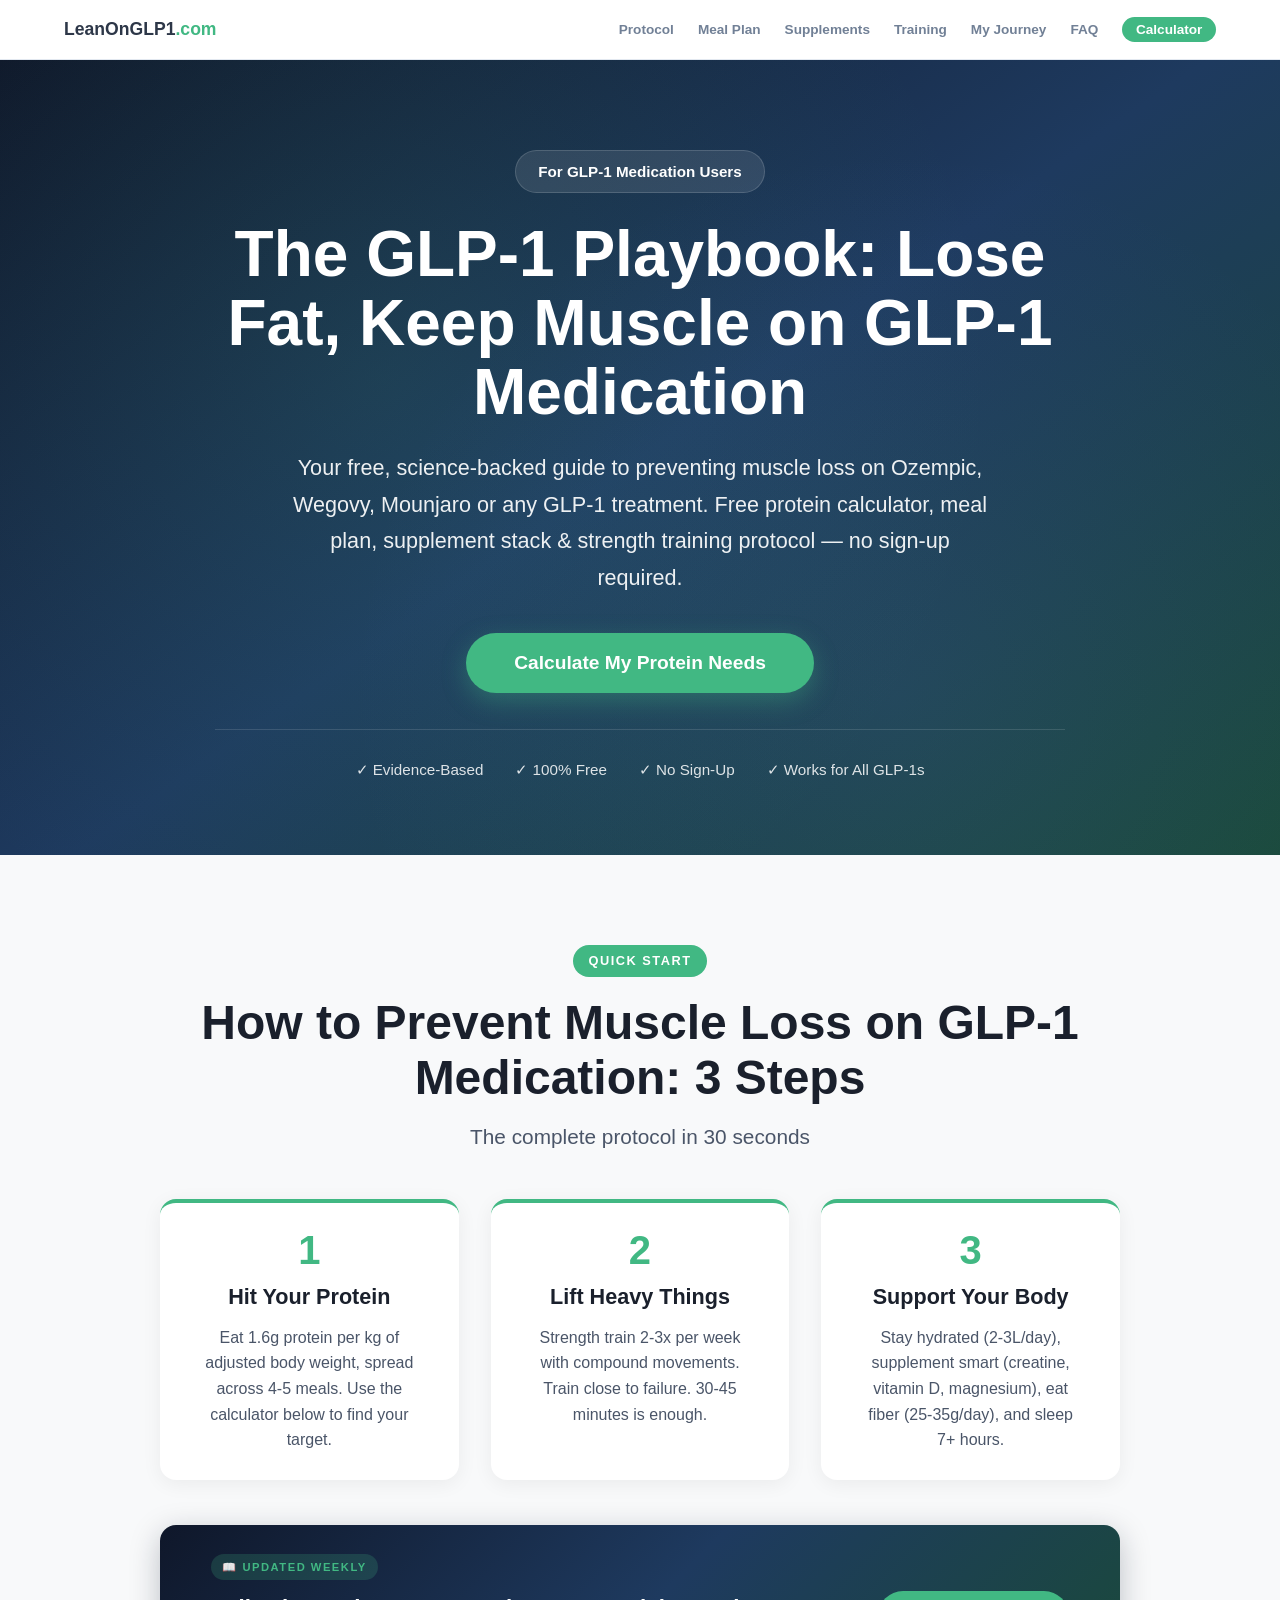
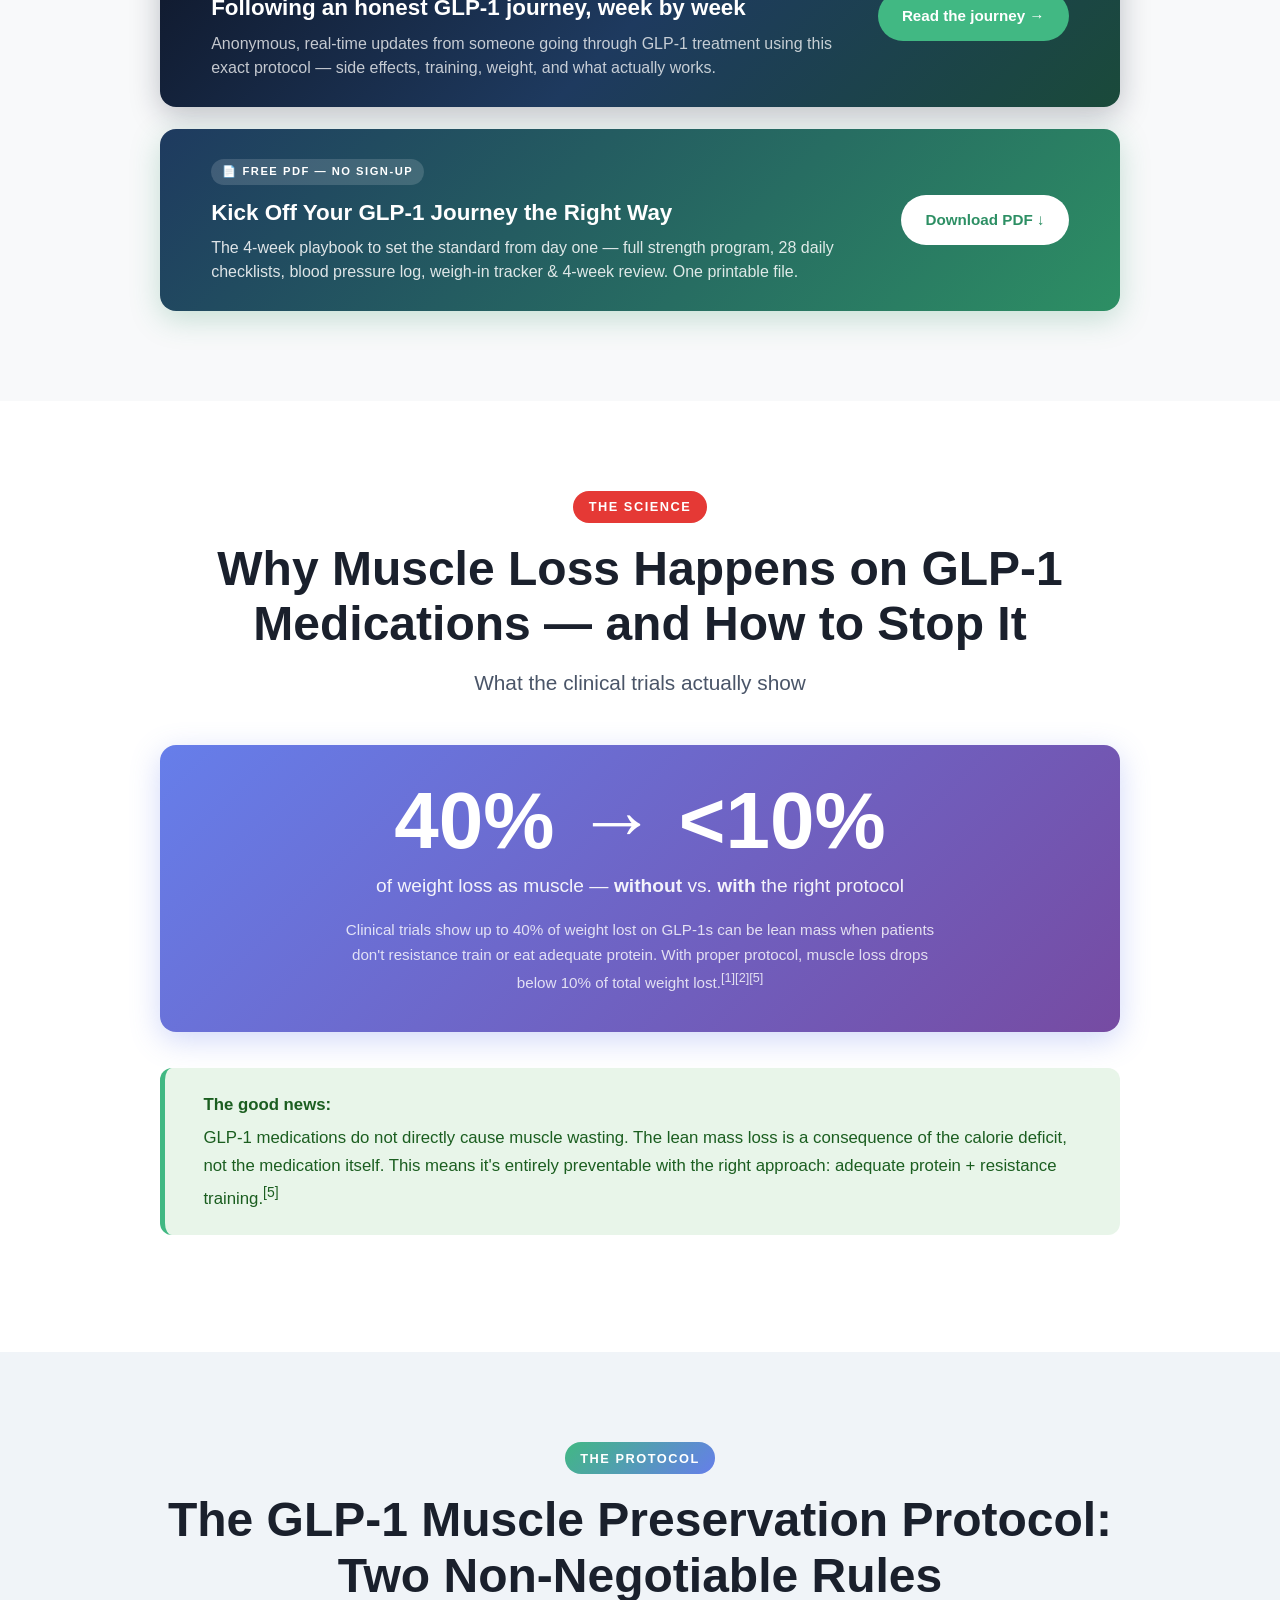
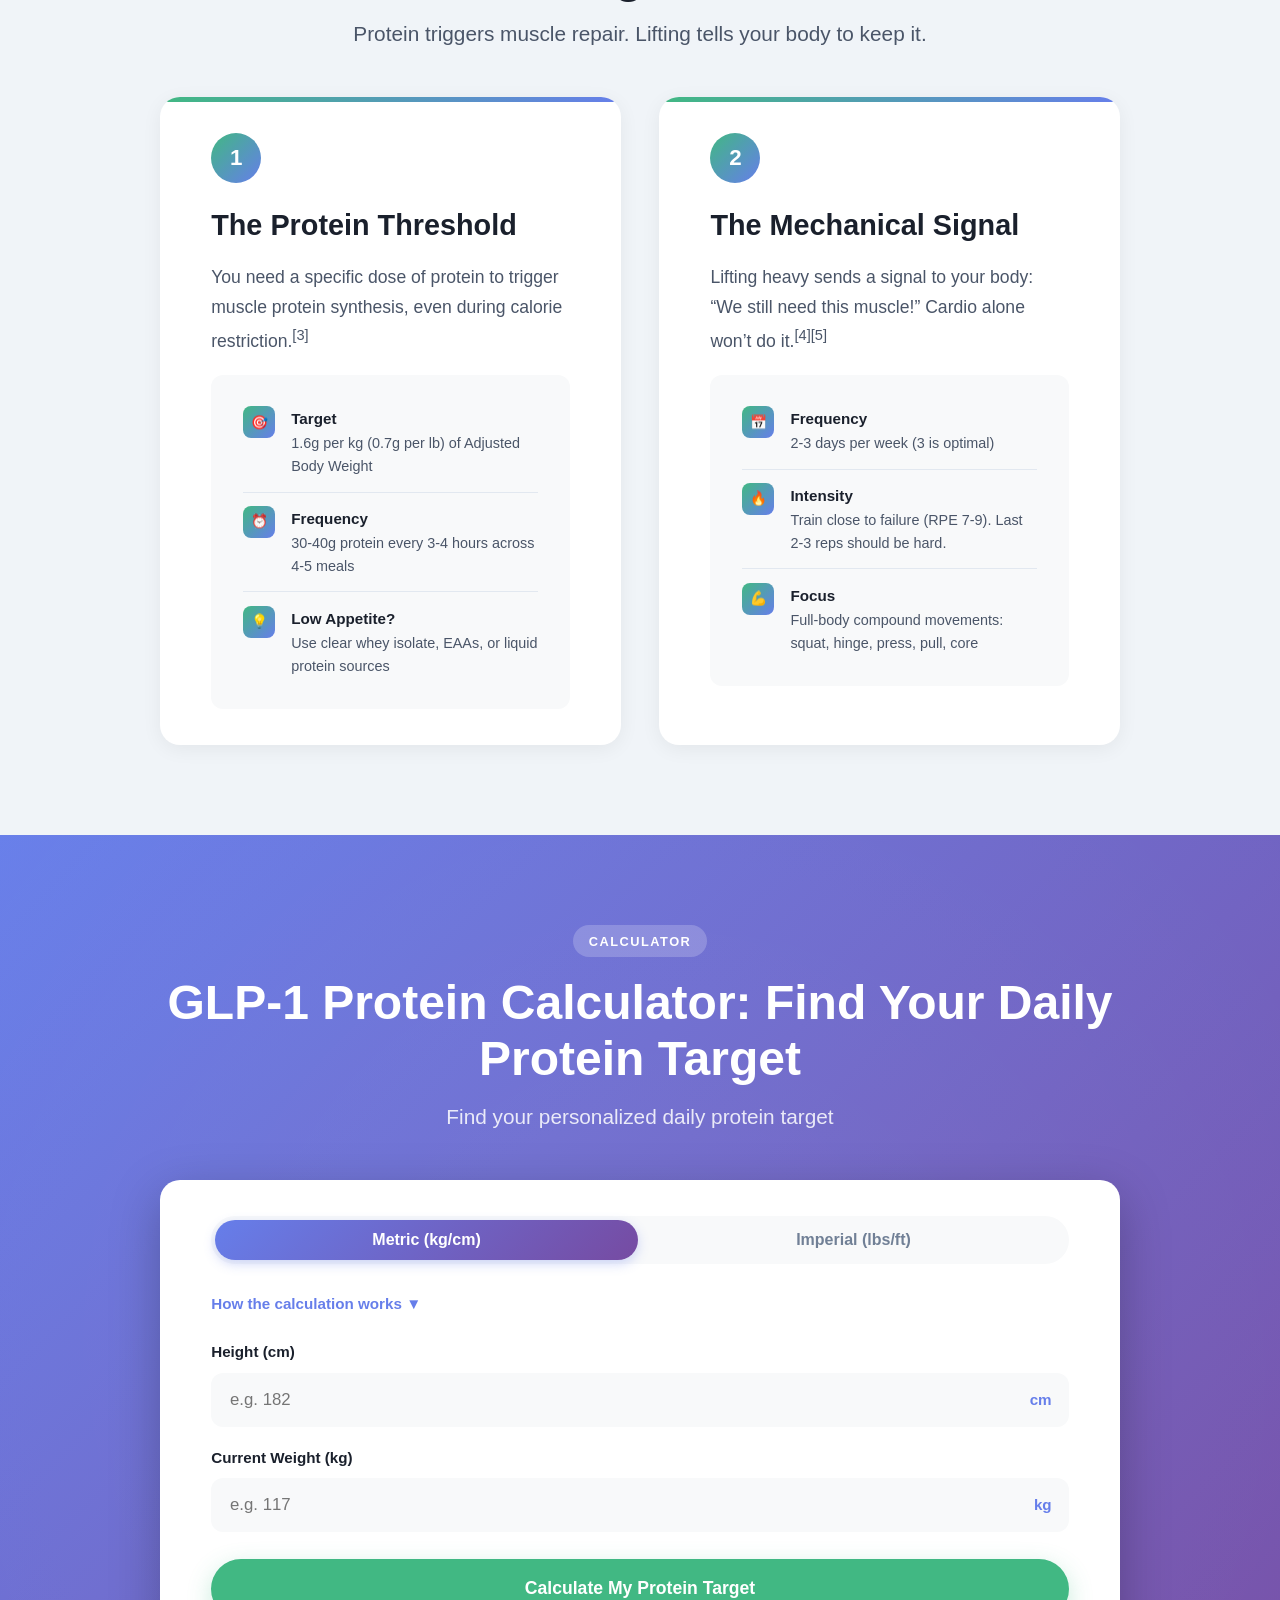
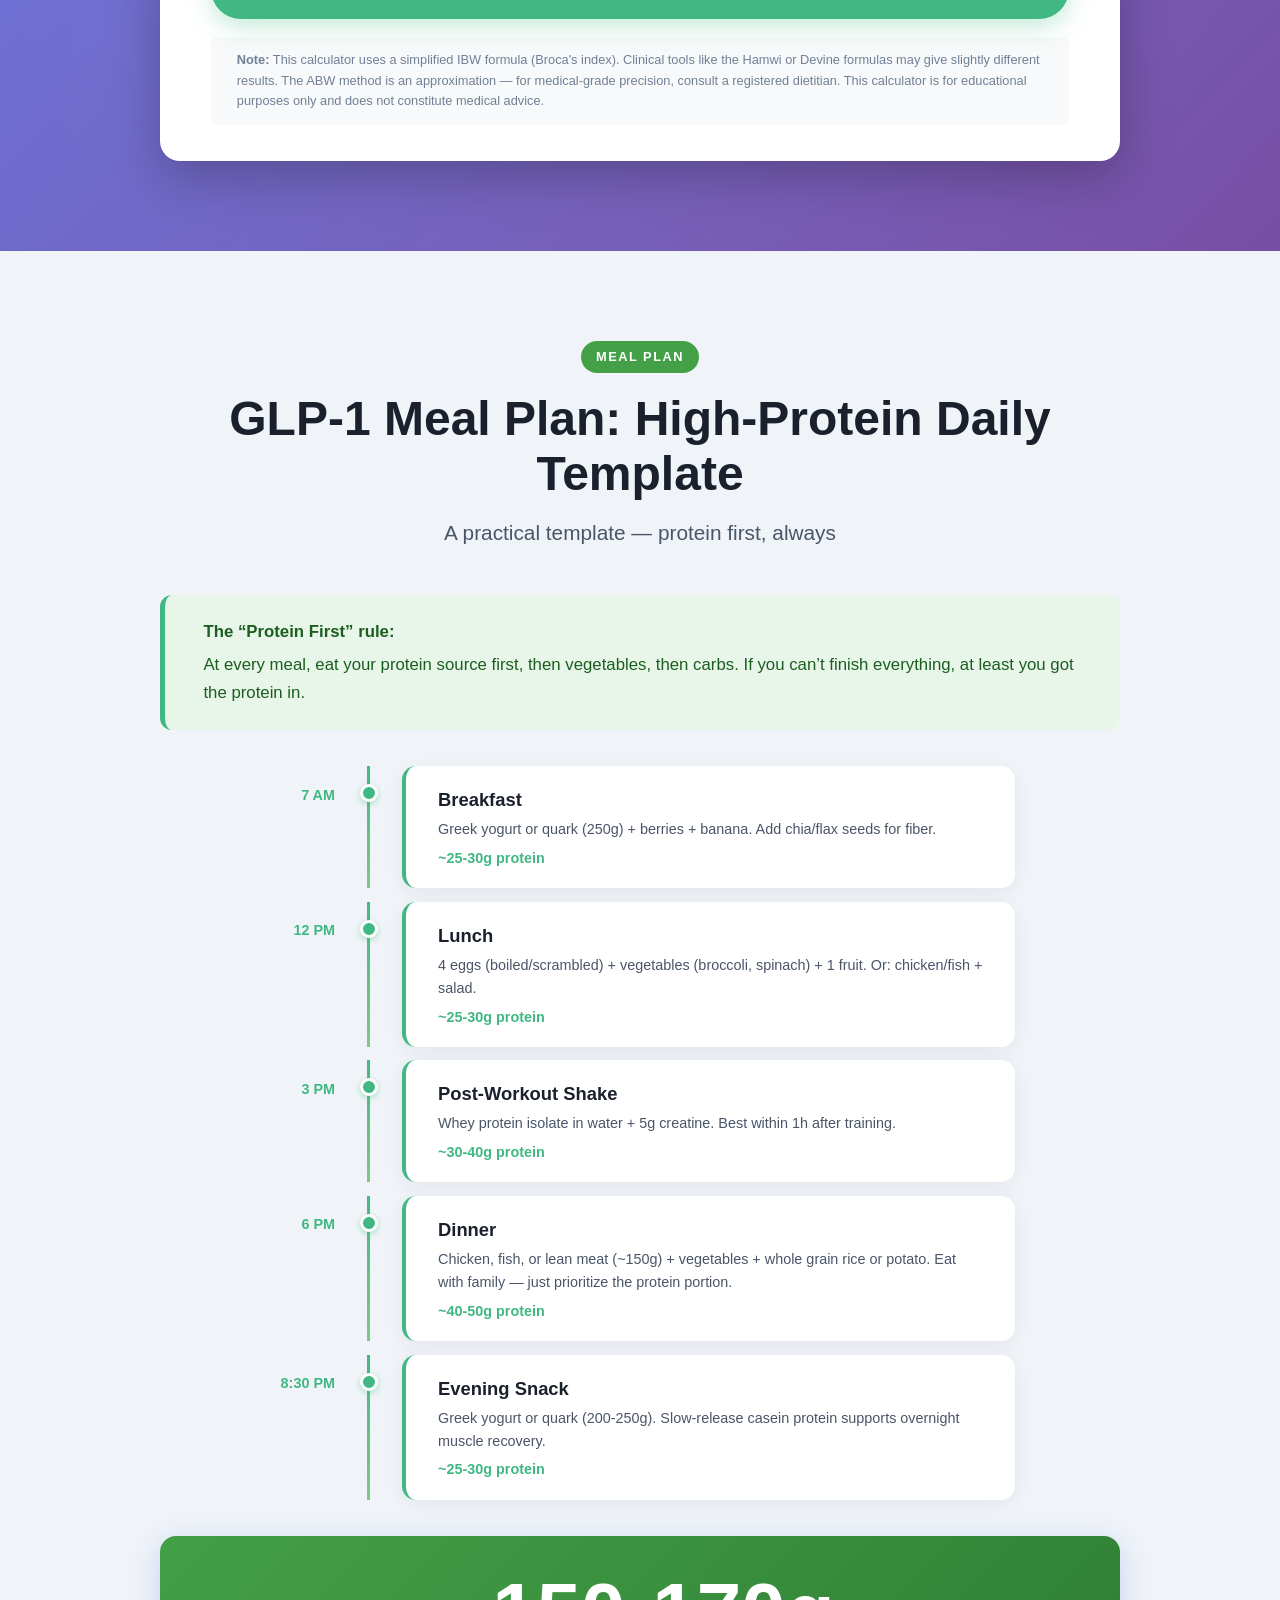
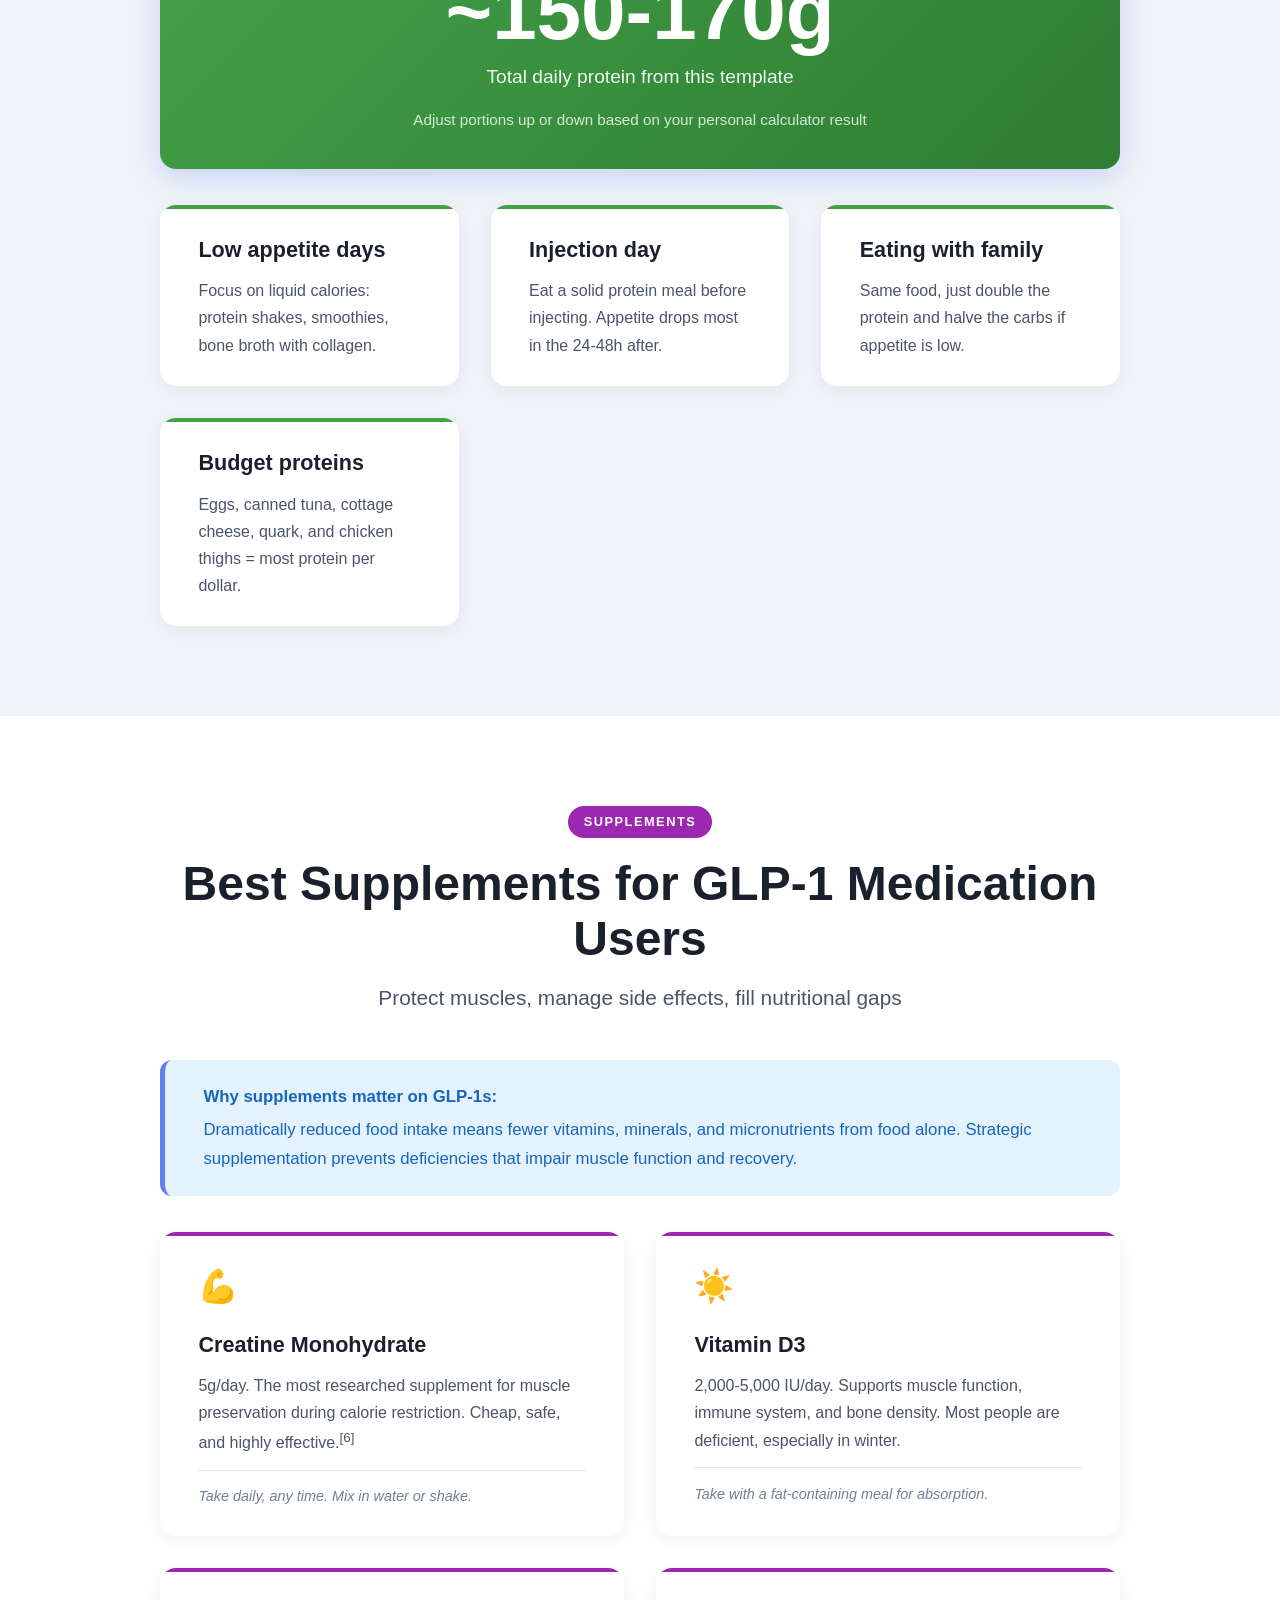
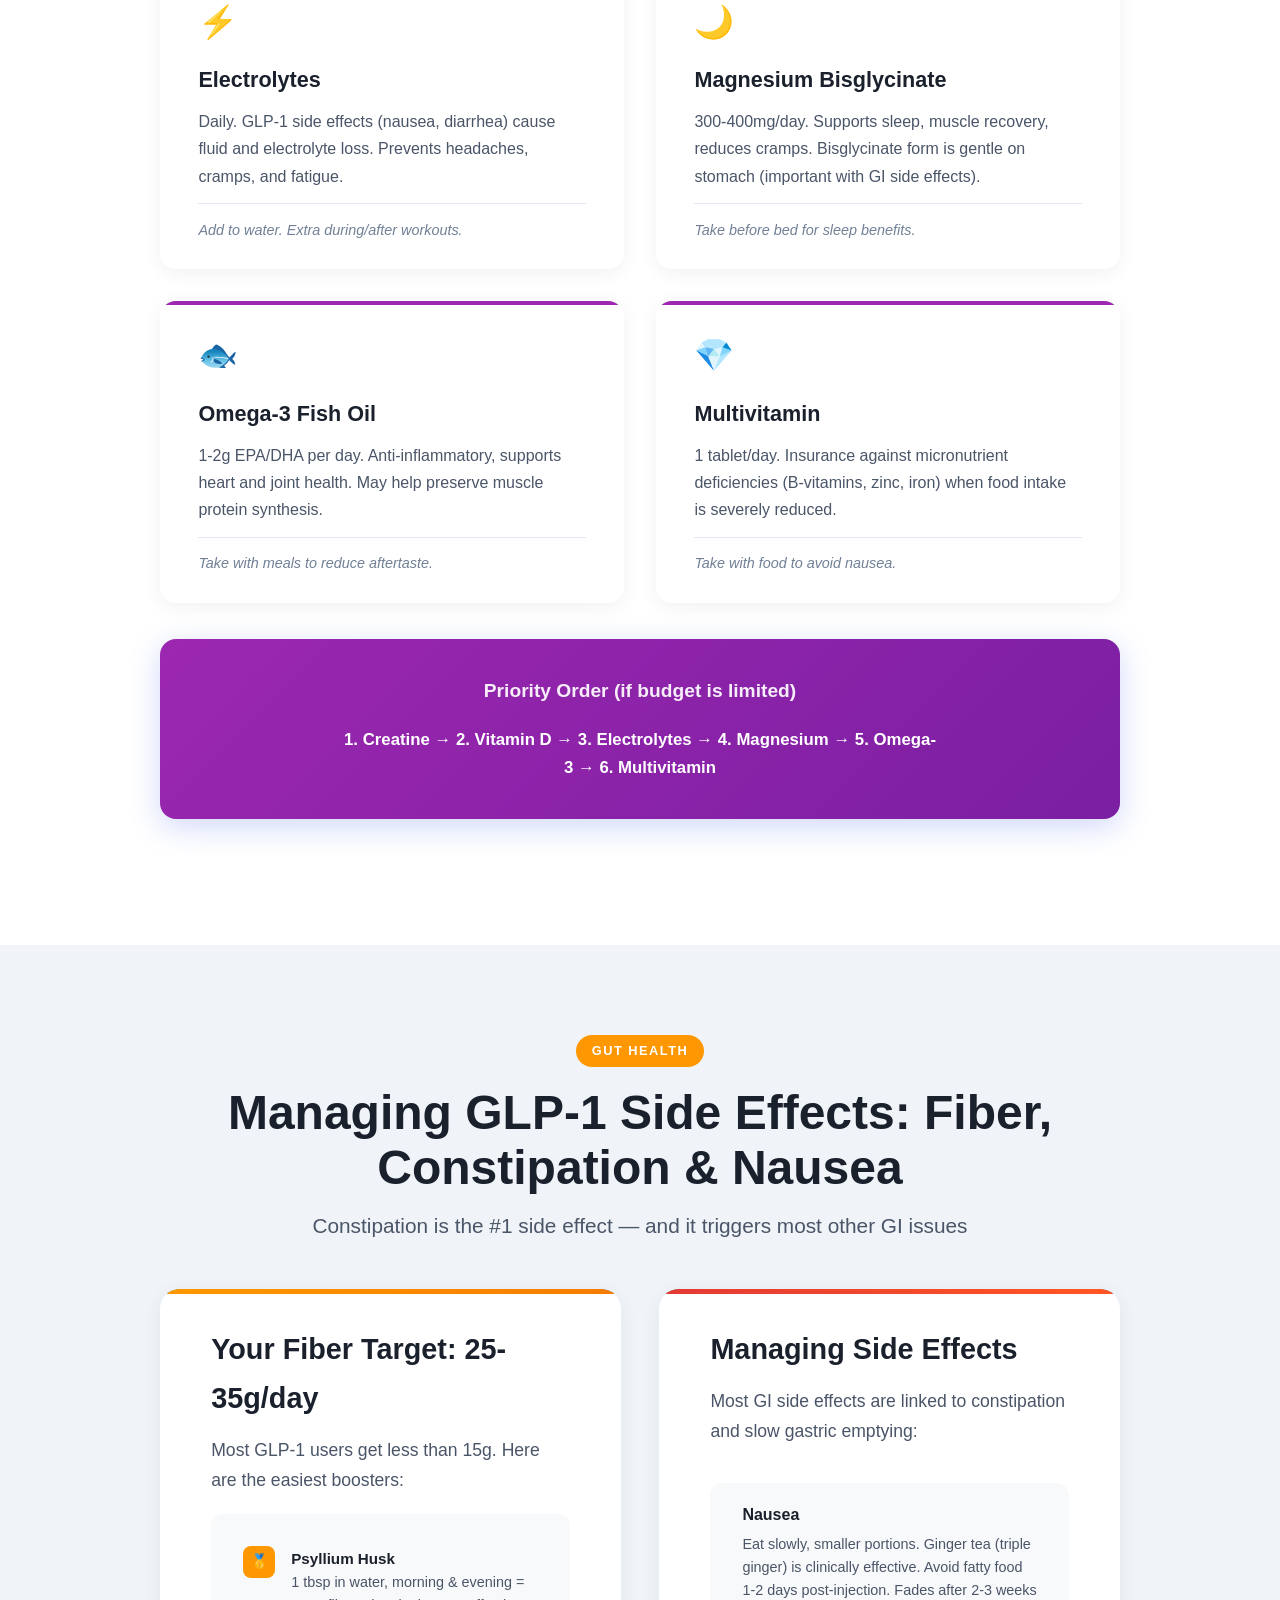
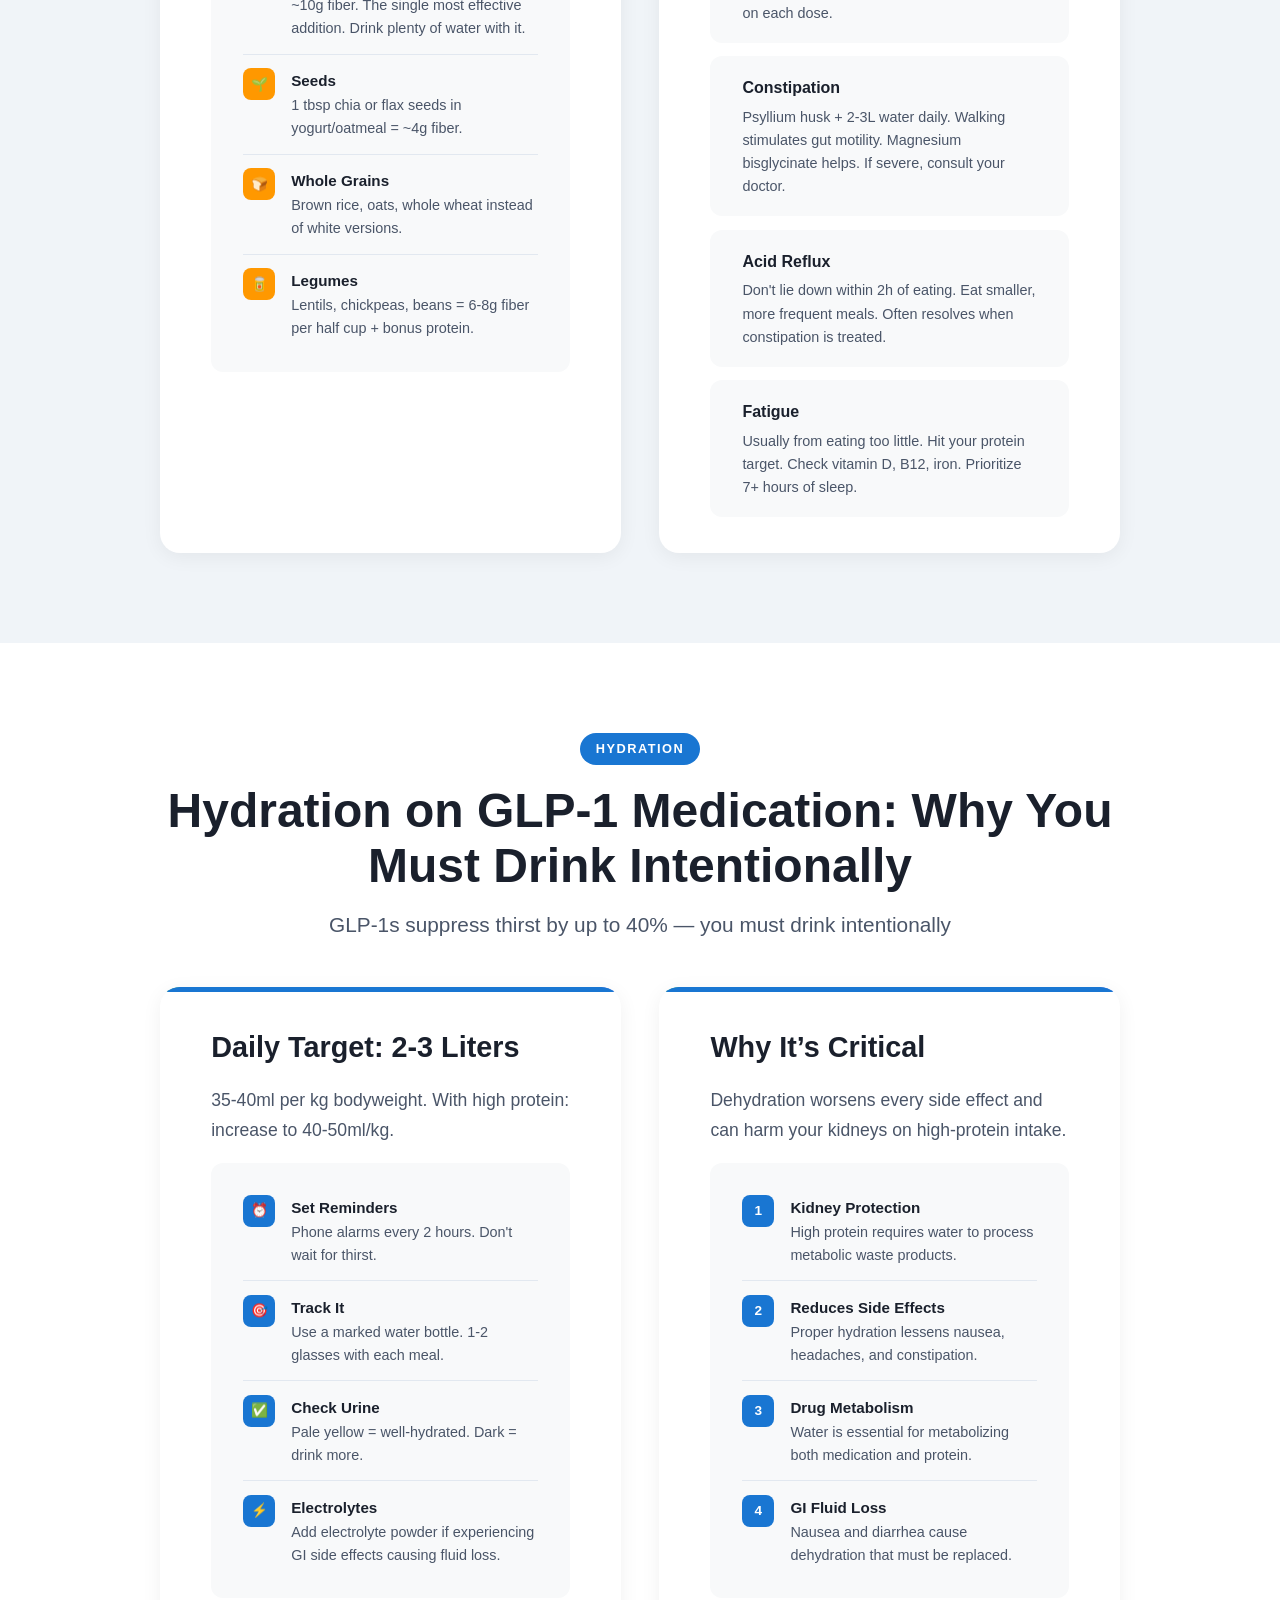
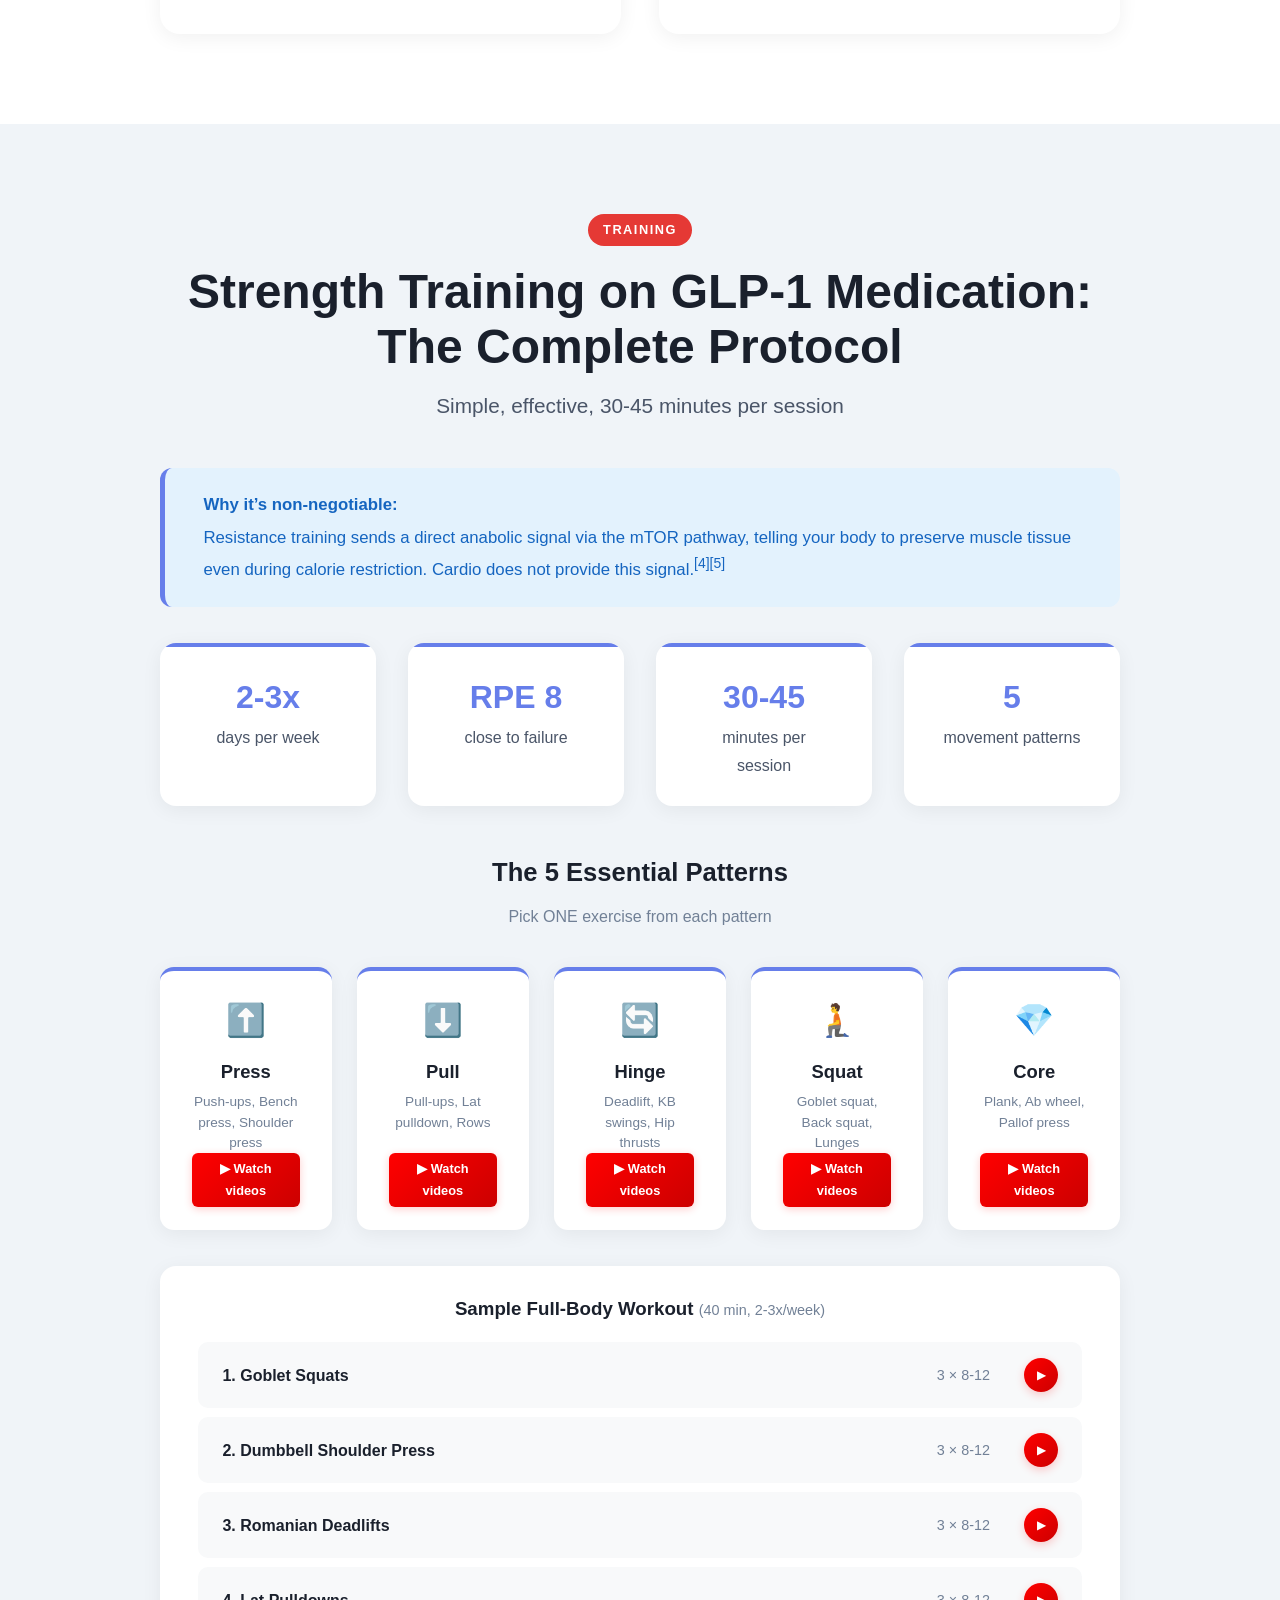
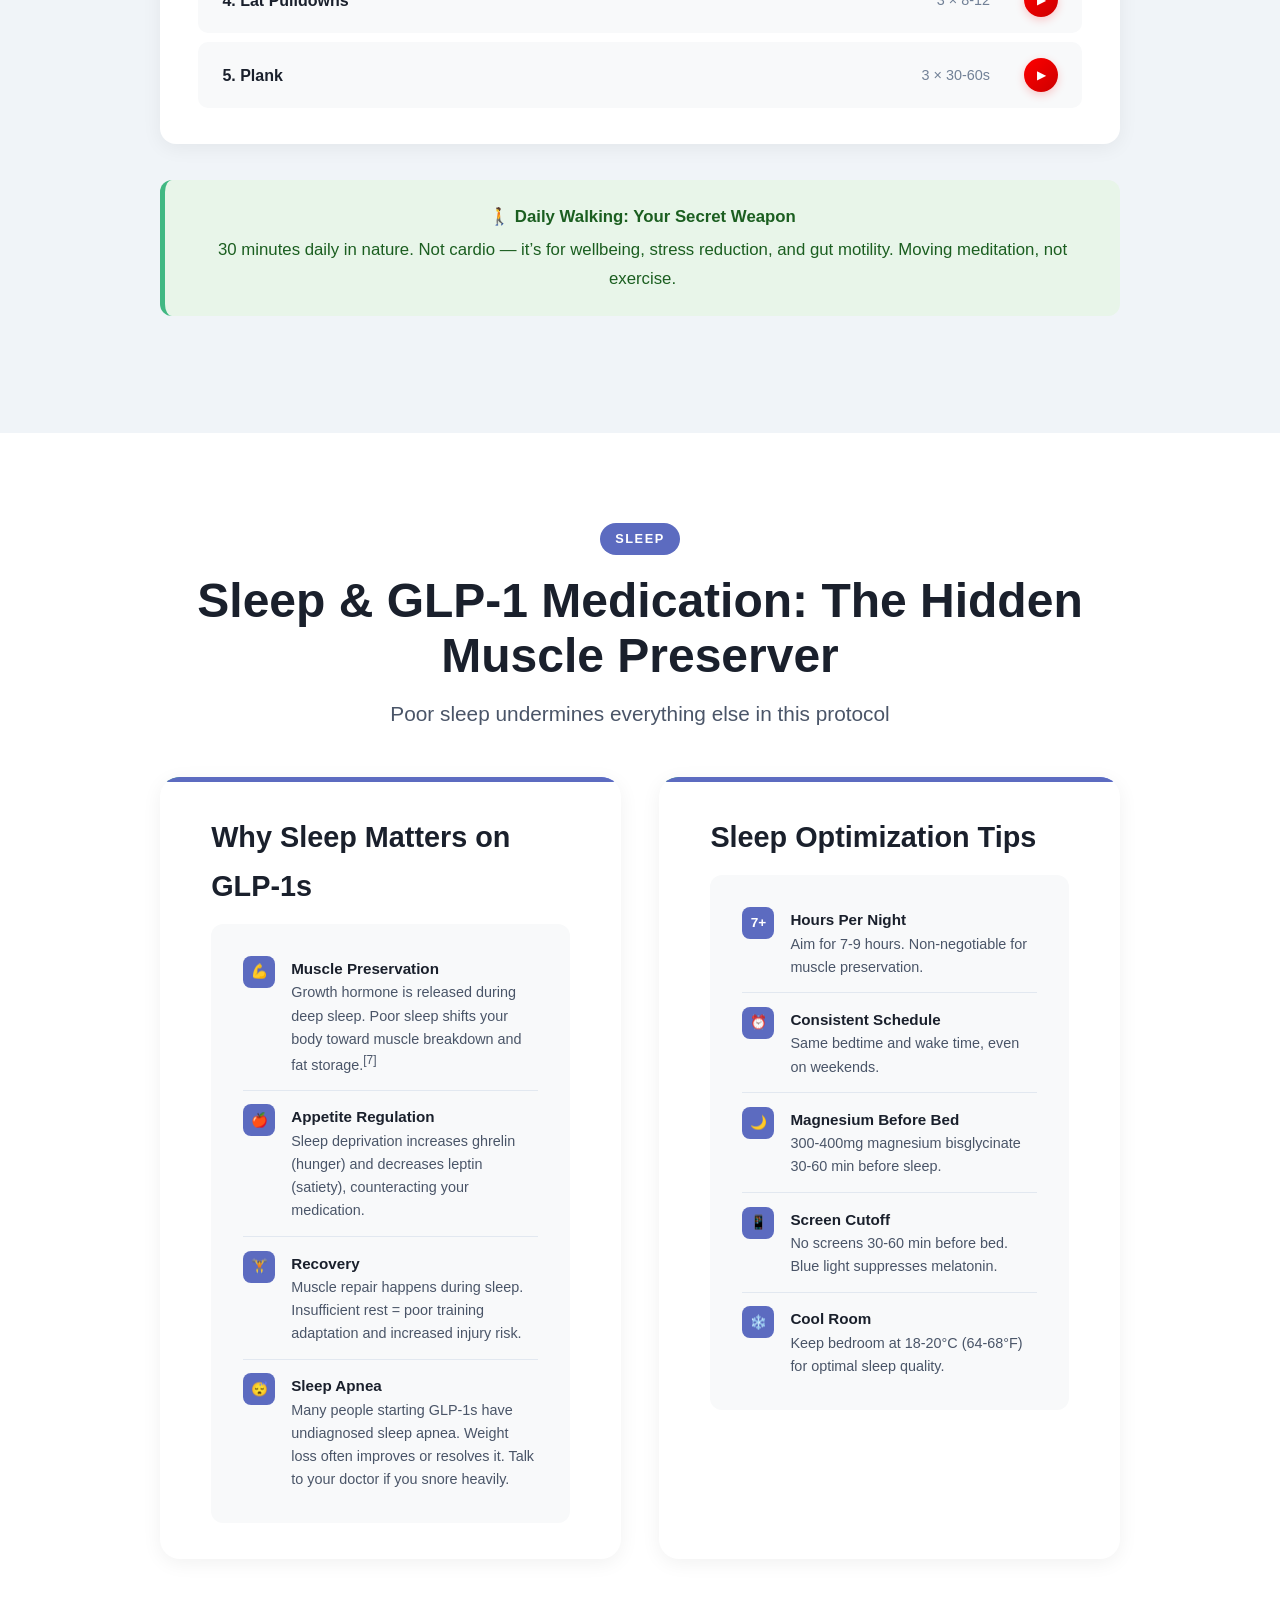
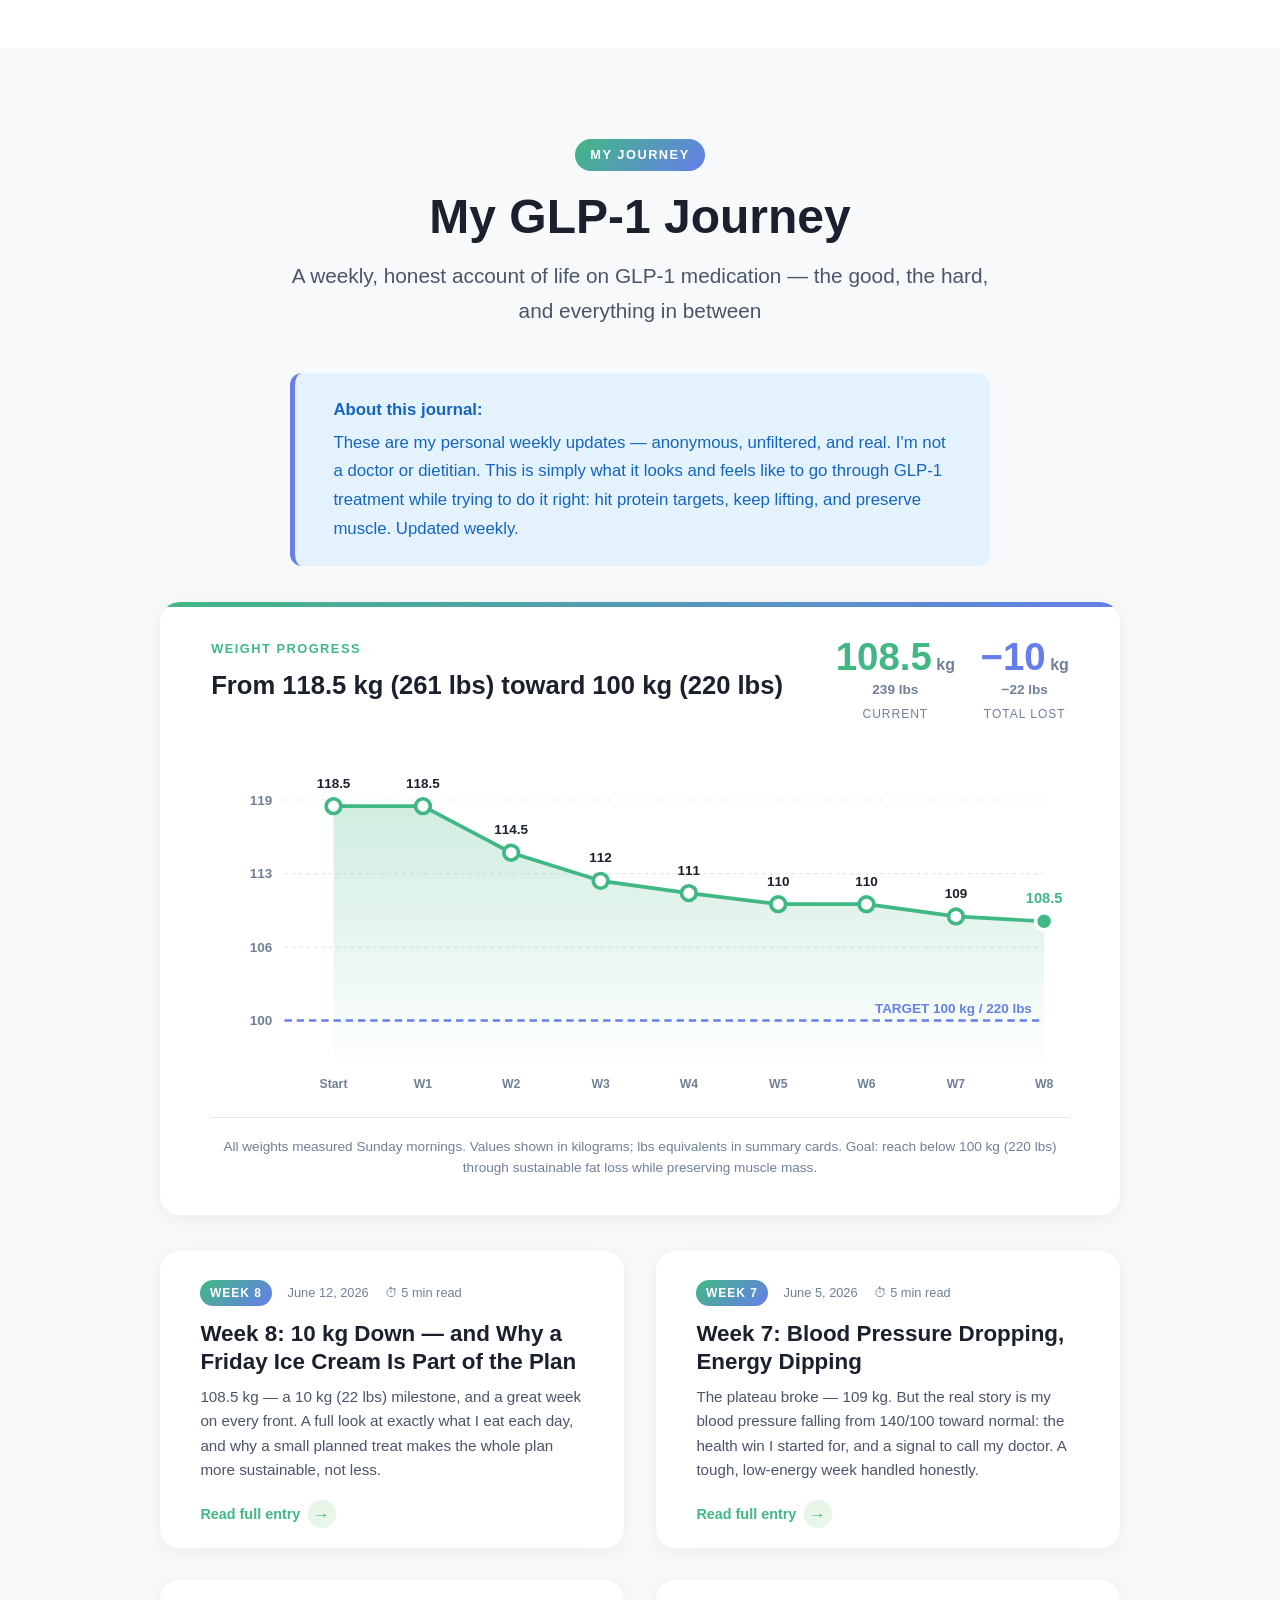
<file: index.html>
<!DOCTYPE html>
<html lang="en">
<head>
  <script async src="https://www.googletagmanager.com/gtag/js?id=G-G9SBN6G5QV"></script>
  <script>window.dataLayer=window.dataLayer||[];function gtag(){dataLayer.push(arguments);}gtag('js',new Date());gtag('config','G-G9SBN6G5QV');</script>
  <meta charset="UTF-8">
  <meta name="viewport" content="width=device-width, initial-scale=1.0">
  <title>GLP-1 Protein Calculator & Muscle Preservation Playbook | Free Guide for Ozempic, Wegovy & Mounjaro Users</title>
  <meta name="description" content="Free GLP-1 protein calculator: find your daily protein target to prevent muscle loss on Ozempic, Wegovy or Mounjaro. Includes meal plan, supplement stack, strength training protocol & weekly journey log. Science-backed, no sign-up.">
  <meta name="author" content="LeanOnGLP1.com">
  <meta name="robots" content="index, follow">
  <meta property="og:title" content="GLP-1 Protein Calculator & Muscle Preservation Playbook — Free">
  <meta property="og:description" content="Free protein calculator + complete guide to prevent muscle loss on GLP-1 medication. Meal plan, supplement stack & strength training protocol. Science-backed, no sign-up required.">
  <meta property="og:type" content="website">
  <meta property="og:url" content="https://www.leanonglp1.com">
  <meta property="og:image" content="https://www.leanonglp1.com/og-image.png">
  <meta property="og:image:type" content="image/png">
  <meta property="og:image:width" content="1200">
  <meta property="og:image:height" content="630">
  <meta property="og:site_name" content="LeanOnGLP1.com">
  <meta name="twitter:card" content="summary_large_image">
  <meta name="twitter:image" content="https://www.leanonglp1.com/og-image.png">
  <meta name="twitter:title" content="GLP-1 Protein Calculator & Muscle Preservation Playbook — Free">
  <meta name="twitter:description" content="Free protein calculator + guide to prevent muscle loss on Ozempic, Wegovy & Mounjaro. No sign-up required.">
  <link rel="canonical" href="https://www.leanonglp1.com">
  <link rel="icon" type="image/svg+xml" href="data:image/svg+xml,%3Csvg xmlns='http://www.w3.org/2000/svg' viewBox='0 0 100 100'%3E%3Crect width='100' height='100' rx='22' fill='%230f172a'/%3E%3Cpath d='M30 50 Q30 30 50 30 Q70 30 70 50 L70 65 Q70 72 63 72 L50 72 L50 60 Q57 60 57 53 Q57 46 50 46 Q43 46 43 53 L43 72 L37 72 Q30 72 30 65 Z' fill='%2341b883'/%3E%3C/svg%3E">
  <meta name="theme-color" content="#0f172a">
  <style>
    :root {
      --bg-primary: #ffffff;
      --bg-secondary: #f8f9fa;
      --bg-tertiary: #f0f4f8;
      --text-primary: #1a202c;
      --text-secondary: #4a5568;
      --text-muted: #718096;
      --accent: #41b883;
      --accent-dark: #2d8f64;
      --purple: #667eea;
      --purple-dark: #5a67d8;
      --border: #e2e8f0;
      --card-bg: #ffffff;
      --card-shadow: 0 4px 20px rgba(0,0,0,0.06);
      --card-shadow-hover: 0 8px 30px rgba(0,0,0,0.1);
      --nav-bg: rgba(255,255,255,0.95);
      --nav-text: #2d3748;
    }

    @media (prefers-color-scheme: dark) {
      :root {
        --bg-primary: #1a202c;
        --bg-secondary: #2d3748;
        --bg-tertiary: #1e2533;
        --text-primary: #f7fafc;
        --text-secondary: #cbd5e0;
        --text-muted: #a0aec0;
        --border: #4a5568;
        --card-bg: #2d3748;
        --card-shadow: 0 4px 20px rgba(0,0,0,0.3);
        --card-shadow-hover: 0 8px 30px rgba(0,0,0,0.4);
        --nav-bg: rgba(26,32,44,0.95);
        --nav-text: #e2e8f0;
      }
    }

    * { margin: 0; padding: 0; box-sizing: border-box; }
    html { scroll-behavior: smooth; scroll-padding-top: 70px; }
    body { font-family: -apple-system, BlinkMacSystemFont, 'Segoe UI', Roboto, sans-serif; line-height: 1.7; color: var(--text-primary); background: var(--bg-primary); }

    .sticky-nav {
      position: sticky; top: 0; z-index: 1000;
      background: var(--nav-bg); backdrop-filter: blur(12px); -webkit-backdrop-filter: blur(12px);
      border-bottom: 1px solid var(--border);
      padding: 0 5vw; height: 60px;
      display: flex; align-items: center; justify-content: space-between;
      transition: box-shadow 0.3s ease;
    }
    .sticky-nav.scrolled { box-shadow: 0 2px 20px rgba(0,0,0,0.1); }
    .nav-logo { font-weight: 800; font-size: 1.1rem; color: var(--nav-text); text-decoration: none; background: none; border: none; cursor: pointer; padding: 0; font-family: inherit; }
    .nav-logo span { color: var(--accent); }
    .nav-links { display: flex; gap: clamp(0.8rem, 2vw, 1.5rem); align-items: center; flex-wrap: wrap; }
    .nav-links button { color: var(--text-muted); text-decoration: none; font-size: clamp(0.75rem, 1.5vw, 0.85rem); font-weight: 600; transition: color 0.2s; white-space: nowrap; background: none; border: none; cursor: pointer; padding: 0; font-family: inherit; }
    .nav-links button:hover { color: var(--accent); }
    .nav-cta { background: var(--accent) !important; color: white !important; padding: 0.4em 1em !important; border-radius: 20px !important; font-size: clamp(0.75rem, 1.5vw, 0.85rem) !important; }
    .nav-cta:hover { background: var(--accent-dark) !important; }

    .hamburger-btn {
      display: none; background: none; border: none; cursor: pointer;
      width: 40px; height: 40px; padding: 0; margin-left: 0.8em;
      flex-direction: column; justify-content: center; align-items: center; gap: 5px;
    }
    .hamburger-btn span {
      display: block; width: 22px; height: 2.5px; background: var(--nav-text);
      border-radius: 2px; transition: all 0.3s ease;
    }
    .hamburger-btn.open span:nth-child(1) { transform: translateY(7.5px) rotate(45deg); }
    .hamburger-btn.open span:nth-child(2) { opacity: 0; }
    .hamburger-btn.open span:nth-child(3) { transform: translateY(-7.5px) rotate(-45deg); }

    .mobile-menu {
      display: none; position: fixed; top: 60px; left: 0; right: 0;
      background: var(--nav-bg); backdrop-filter: blur(12px); -webkit-backdrop-filter: blur(12px);
      border-bottom: 1px solid var(--border);
      padding: 1vh 5vw 2vh; z-index: 999;
      box-shadow: 0 8px 20px rgba(0,0,0,0.1);
    }
    .mobile-menu.open { display: block; }
    .mobile-menu button {
      display: block; width: 100%; padding: 1.2em 0;
      text-align: left; background: none; border: none;
      font-size: 1rem; font-weight: 600; color: var(--text-primary);
      cursor: pointer; font-family: inherit;
      border-bottom: 1px solid var(--border);
      transition: color 0.2s;
    }
    .mobile-menu button:last-child { border-bottom: none; }
    .mobile-menu button:hover { color: var(--accent); }
    .mobile-menu .mobile-menu-cta {
      background: var(--accent) !important; color: white !important;
      padding: 1em !important; border-radius: 50px !important;
      text-align: center !important; margin-top: 1vh;
      border: none !important;
    }

    @media (max-width: 768px) {
      .nav-links button:not(.nav-cta) { display: none; }
      .sticky-nav { padding: 0 4vw; }
      .hamburger-btn { display: flex; }
    }

    .section { padding: 10vh 5vw; }
    .section-content { max-width: 960px; margin: 0 auto; }
    .section-header { text-align: center; margin-bottom: 5vh; }
    .badge { display: inline-block; padding: 0.4em 1.2em; border-radius: 20px; font-size: 0.8rem; font-weight: 700; text-transform: uppercase; letter-spacing: 1.5px; color: white; margin-bottom: 2vh; }
    .section-title { font-size: clamp(2rem, 5vw, 3rem); font-weight: 800; color: var(--text-primary); margin-bottom: 1.5vh; line-height: 1.15; }
    .section-subtitle { font-size: clamp(1.05rem, 2.5vw, 1.3rem); color: var(--text-secondary); font-weight: 400; max-width: 700px; margin: 0 auto; }

    .hero {
      background: linear-gradient(145deg, #0f172a 0%, #1e3a5f 50%, #1a4a3a 100%);
      padding: 10vh 5vw 8vh; text-align: center; color: white;
      position: relative; overflow: hidden;
    }
    .hero::before {
      content: ''; position: absolute; inset: 0;
      background: radial-gradient(circle at 30% 40%, rgba(65,184,131,0.12) 0%, transparent 60%),
                  radial-gradient(circle at 70% 80%, rgba(102,126,234,0.1) 0%, transparent 50%);
    }
    .hero-inner { position: relative; z-index: 1; max-width: 850px; margin: 0 auto; }
    .hero-badge {
      display: inline-flex; align-items: center; gap: 0.5em;
      background: rgba(255,255,255,0.1); border: 1px solid rgba(255,255,255,0.15);
      padding: 0.5em 1.5em; border-radius: 25px;
      font-size: clamp(0.8rem, 2vw, 0.95rem); font-weight: 600; margin-bottom: 3vh;
    }
    .hero h1 { font-size: clamp(2.2rem, 6vw, 4rem); font-weight: 800; line-height: 1.08; margin-bottom: 2.5vh; }
    .hero h1 em { font-style: normal; color: var(--accent); }
    .hero-sub { font-size: clamp(1.1rem, 2.5vw, 1.35rem); font-weight: 300; opacity: 0.92; margin-bottom: 4vh; max-width: 700px; margin-left: auto; margin-right: auto; }
    .hero-cta {
      display: inline-block; background: var(--accent); color: white; padding: 1em 2.5em;
      font-size: clamp(1rem, 2.5vw, 1.2rem); font-weight: 700; text-decoration: none;
      border-radius: 50px; transition: all 0.3s; box-shadow: 0 8px 25px rgba(65,184,131,0.35);
      border: none; cursor: pointer; font-family: inherit;
    }
    .hero-cta:hover { transform: translateY(-3px); box-shadow: 0 12px 35px rgba(65,184,131,0.45); background: var(--accent-dark); }
    .hero-trust {
      display: flex; flex-wrap: wrap; justify-content: center; gap: clamp(1rem, 3vw, 2rem);
      margin-top: 4vh; padding-top: 3vh; border-top: 1px solid rgba(255,255,255,0.15);
      font-size: clamp(0.85rem, 2vw, 0.95rem); opacity: 0.85;
    }

    .quickstart { background: var(--bg-secondary); }
    .qs-grid { display: grid; grid-template-columns: repeat(auto-fit, minmax(min(100%,260px),1fr)); gap: 2.5vw; margin-top: 4vh; }
    .qs-card {
      background: var(--card-bg); border-radius: 16px; padding: 3vh 3vw; text-align: center;
      box-shadow: var(--card-shadow); transition: all 0.3s; border-top: 4px solid var(--accent);
    }
    .qs-card:hover { transform: translateY(-4px); box-shadow: var(--card-shadow-hover); }
    .qs-num { font-size: 2.5rem; font-weight: 800; color: var(--accent); line-height: 1; margin-bottom: 1vh; }
    .qs-label { font-size: clamp(1.15rem,2.5vw,1.35rem); font-weight: 700; color: var(--text-primary); margin-bottom: 1vh; }
    .qs-desc { font-size: clamp(0.9rem,1.8vw,1rem); color: var(--text-secondary); line-height: 1.6; }

    .cards-grid { display: grid; grid-template-columns: repeat(auto-fit, minmax(min(100%,300px),1fr)); gap: 2.5vw; margin-top: 4vh; }
    .card {
      background: var(--card-bg); border-radius: 16px; padding: 3vh 3vw;
      box-shadow: var(--card-shadow); transition: all 0.3s; position: relative; overflow: hidden;
    }
    .card:hover { transform: translateY(-4px); box-shadow: var(--card-shadow-hover); }
    .card-accent { position: absolute; top: 0; left: 0; right: 0; height: 4px; }
    .card-icon { font-size: 2rem; margin-bottom: 1.5vh; }
    .card-title { font-size: clamp(1.15rem,2.5vw,1.35rem); font-weight: 700; color: var(--text-primary); margin-bottom: 1vh; }
    .card-text { font-size: clamp(0.9rem,1.8vw,1rem); color: var(--text-secondary); line-height: 1.7; }
    .card-meta { margin-top: 1.5vh; padding-top: 1.5vh; border-top: 1px solid var(--border); font-size: 0.9rem; color: var(--text-muted); font-style: italic; }

    .stat-box {
      background: linear-gradient(135deg, var(--purple), #764ba2); color: white;
      padding: 4vh 4vw; border-radius: 16px; text-align: center; margin: 4vh 0;
      box-shadow: 0 8px 30px rgba(102,126,234,0.3);
    }
    .stat-num { font-size: clamp(3.5rem,8vw,5rem); font-weight: 800; line-height: 1; margin-bottom: 1vh; }
    .stat-label { font-size: clamp(1rem,2.2vw,1.2rem); opacity: 0.92; }
    .stat-note { font-size: clamp(0.85rem,1.8vw,0.95rem); opacity: 0.8; margin-top: 1.5vh; max-width: 600px; margin-left: auto; margin-right: auto; }

    .infobox { padding: 2.5vh 3vw; border-radius: 12px; margin: 3vh 0; font-size: clamp(0.95rem,2vw,1.05rem); line-height: 1.7; }
    .infobox-green { background: #e8f5e9; border-left: 5px solid var(--accent); color: #1b5e20; }
    .infobox-blue { background: #e3f2fd; border-left: 5px solid var(--purple); color: #1565c0; }
    .infobox-orange { background: #fff3e0; border-left: 5px solid #ff9800; color: #e65100; }
    .infobox-red { background: #fce4ec; border-left: 5px solid #e53935; color: #b71c1c; }
    .infobox strong { display: block; margin-bottom: 0.5vh; }

    .proto-grid { display: grid; grid-template-columns: repeat(auto-fit, minmax(min(100%,380px),1fr)); gap: 3vw; margin-top: 4vh; }
    .proto-card {
      background: var(--card-bg); border-radius: 20px; padding: 4vh 4vw;
      box-shadow: var(--card-shadow); position: relative; overflow: hidden; transition: all 0.3s;
    }
    .proto-card::before { content: ''; position: absolute; top: 0; left: 0; right: 0; height: 5px; background: linear-gradient(90deg, var(--accent), var(--purple)); }
    .proto-card:hover { transform: translateY(-5px); box-shadow: var(--card-shadow-hover); }
    .proto-num {
      display: inline-flex; align-items: center; justify-content: center;
      background: linear-gradient(135deg, var(--accent), var(--purple)); color: white;
      width: 50px; height: 50px; border-radius: 50%; font-size: 1.4rem; font-weight: 800; margin-bottom: 2vh;
    }
    .proto-title { font-size: clamp(1.4rem,3vw,1.8rem); font-weight: 700; color: var(--text-primary); margin-bottom: 1.5vh; }
    .proto-desc { font-size: clamp(1rem,2vw,1.1rem); color: var(--text-secondary); margin-bottom: 2vh; }
    .detail-list { background: var(--bg-secondary); border-radius: 12px; padding: 2vh 2.5vw; }
    .detail-row { display: flex; align-items: flex-start; gap: 1em; padding: 1.5vh 0; border-bottom: 1px solid var(--border); }
    .detail-row:last-child { border-bottom: none; }
    .detail-icon { min-width: 32px; height: 32px; border-radius: 8px; background: linear-gradient(135deg, var(--accent), var(--purple)); color: white; display: flex; align-items: center; justify-content: center; font-weight: 700; font-size: 0.85rem; }
    .detail-label { font-weight: 700; color: var(--text-primary); font-size: 0.95rem; }
    .detail-val { color: var(--text-secondary); font-size: 0.9rem; line-height: 1.6; }

    .calc-section { background: linear-gradient(135deg, var(--purple) 0%, #764ba2 100%); position: relative; overflow: hidden; }
    .calc-section::before { content: ''; position: absolute; top: -50%; left: -50%; width: 200%; height: 200%; background: radial-gradient(circle, rgba(255,255,255,0.06) 0%, transparent 70%); animation: spin 25s linear infinite; }
    @keyframes spin { from { transform: rotate(0deg); } to { transform: rotate(360deg); } }
    .calc-box { background: var(--card-bg); border-radius: 20px; padding: 4vh 4vw; box-shadow: 0 15px 50px rgba(0,0,0,0.25); position: relative; z-index: 1; }
    .unit-toggle { display: flex; gap: 0.5%; margin-bottom: 2.5vh; background: var(--bg-secondary); padding: 4px; border-radius: 50px; }
    .unit-btn { flex: 1; padding: 0.7em 1em; border: none; border-radius: 50px; font-weight: 600; font-size: clamp(0.85rem,1.8vw,1rem); cursor: pointer; transition: all 0.3s; background: transparent; color: var(--text-muted); }
    .unit-btn.active { background: linear-gradient(135deg, var(--purple), #764ba2); color: white; box-shadow: 0 4px 12px rgba(102,126,234,0.3); }
    .input-group { margin-bottom: 2vh; }
    .input-label { display: block; font-weight: 600; color: var(--text-primary); margin-bottom: 0.8vh; font-size: 0.95rem; }
    .input-wrap { display: flex; align-items: center; background: var(--bg-secondary); border-radius: 12px; border: 2px solid transparent; transition: all 0.3s; }
    .input-wrap:focus-within { border-color: var(--purple); background: var(--card-bg); }
    .input-field { flex: 1; border: none; background: transparent; padding: 0.9em 1em; font-size: 1.05rem; font-weight: 500; color: var(--text-primary); outline: none; }
    .input-unit { padding: 0 1em; font-weight: 700; color: var(--purple); font-size: 0.95rem; }
    .imp-row { display: flex; gap: 2%; }
    .calc-btn { width: 100%; padding: 1.1em; background: var(--accent); color: white; border: none; border-radius: 50px; font-size: 1.1rem; font-weight: 700; cursor: pointer; transition: all 0.3s; box-shadow: 0 8px 25px rgba(65,184,131,0.3); margin-top: 1vh; }
    .calc-btn:hover { transform: translateY(-2px); background: var(--accent-dark); }
    .result-box { display: none; background: linear-gradient(135deg, var(--purple), #764ba2); color: white; padding: 3vh 3vw; border-radius: 16px; margin-top: 2.5vh; text-align: center; }
    .result-label { font-size: 0.95rem; text-transform: uppercase; letter-spacing: 1.5px; opacity: 0.85; margin-bottom: 1vh; }
    .result-num { font-size: clamp(3rem,7vw,4.5rem); font-weight: 800; }
    .result-detail { margin-top: 1.5vh; padding-top: 1.5vh; border-top: 1px solid rgba(255,255,255,0.25); font-size: 0.95rem; opacity: 0.9; line-height: 1.7; }
    .calc-disclaimer { margin-top: 2vh; font-size: 0.8rem; color: var(--text-muted); line-height: 1.6; padding: 1.5vh 2vw; background: var(--bg-secondary); border-radius: 8px; }
    .how-toggle { background: transparent; border: none; color: var(--purple); font-weight: 600; cursor: pointer; padding: 1vh 0; font-size: 0.95rem; width: 100%; text-align: left; display: flex; align-items: center; gap: 0.5em; margin-bottom: 2vh; }
    .how-content { max-height: 0; overflow: hidden; transition: max-height 0.4s ease; color: var(--text-secondary); font-size: 0.9rem; line-height: 1.8; }
    .how-content.show { max-height: 600px; margin-bottom: 2vh; }
    .formula-box { background: var(--bg-secondary); padding: 1.5vh 2vw; border-radius: 8px; margin: 1vh 0; font-family: 'Courier New', monospace; font-size: 0.85rem; border-left: 3px solid var(--purple); line-height: 1.8; }

    .patterns-grid { display: grid; grid-template-columns: repeat(auto-fit, minmax(min(100%,170px),1fr)); gap: 2vw; margin: 4vh 0; }
    .pattern-card { background: var(--card-bg); border-radius: 14px; padding: 2.5vh 2.5vw; box-shadow: var(--card-shadow); border-top: 4px solid var(--purple); transition: all 0.3s; text-align: center; display: flex; flex-direction: column; align-items: center; }
    .pattern-card:hover { transform: translateY(-4px); }
    .pattern-icon { font-size: 2rem; margin-bottom: 1vh; }
    .pattern-name { font-size: clamp(1rem,2.2vw,1.15rem); font-weight: 700; margin-bottom: 0.5vh; }
    .pattern-eg { font-size: 0.85rem; color: var(--text-muted); line-height: 1.5; flex: 1; }
    .workout-list { background: var(--card-bg); border-radius: 16px; padding: 3vh 3vw; box-shadow: var(--card-shadow); margin-top: 4vh; }
    .workout-row { display: grid; grid-template-columns: 1fr auto auto; align-items: center; gap: 1.5em; padding: 1em 1.5em; background: var(--bg-secondary); border-radius: 10px; margin-bottom: 1vh; }
    .workout-name { font-weight: 600; font-size: clamp(0.9rem,2vw,1rem); }
    .workout-sets { color: var(--text-muted); font-size: 0.9rem; white-space: nowrap; text-align: right; min-width: 90px; }
    .yt-btn {
      display: inline-flex; align-items: center; justify-content: center;
      width: 34px; height: 34px; border-radius: 50%; flex-shrink: 0; margin-left: 0.8em;
      background: linear-gradient(135deg, #FF0000, #CC0000); color: white;
      text-decoration: none; font-size: 0.75rem; padding-left: 2px;
      transition: all 0.3s; box-shadow: 0 3px 10px rgba(255,0,0,0.2);
    }
    .yt-btn:hover { transform: scale(1.15); box-shadow: 0 5px 15px rgba(255,0,0,0.4); }
    .yt-link {
      display: inline-flex; align-items: center; gap: 0.4em; margin-top: auto;
      background: linear-gradient(135deg, #FF0000, #CC0000); color: white;
      padding: 0.4em 1em; border-radius: 6px; text-decoration: none;
      font-size: 0.8rem; font-weight: 600; transition: all 0.3s;
      box-shadow: 0 2px 8px rgba(255,0,0,0.2);
    }
    .yt-link:hover { transform: translateY(-2px); box-shadow: 0 4px 12px rgba(255,0,0,0.35); }

    .timeline { max-width: 750px; margin: 4vh auto 0; }
    .tl-item { display: flex; gap: 2.5vw; margin-bottom: 1.5vh; }
    .tl-time { min-width: 70px; text-align: right; padding-top: 1.8vh; font-size: 0.9rem; font-weight: 700; color: var(--accent); }
    .tl-line { width: 3px; background: linear-gradient(180deg, var(--accent), #81c784); position: relative; flex-shrink: 0; }
    .tl-line::before { content: ''; position: absolute; top: 2vh; left: 50%; transform: translateX(-50%); width: 12px; height: 12px; background: var(--accent); border-radius: 50%; border: 3px solid var(--bg-primary); box-shadow: 0 2px 6px rgba(65,184,131,0.4); }
    .tl-content { flex: 1; background: var(--card-bg); border-radius: 14px; padding: 2vh 2.5vw; box-shadow: var(--card-shadow); border-left: 4px solid var(--accent); }
    .tl-meal { font-size: clamp(1rem,2.2vw,1.15rem); font-weight: 700; color: var(--text-primary); margin-bottom: 0.3vh; }
    .tl-foods { font-size: 0.9rem; color: var(--text-secondary); line-height: 1.6; }
    .tl-protein { font-size: 0.9rem; font-weight: 700; color: var(--accent); margin-top: 0.5vh; }

    .se-grid { display: grid; grid-template-columns: repeat(auto-fit, minmax(min(100%,350px),1fr)); gap: 2.5vw; margin-top: 4vh; }
    .se-item { padding: 2vh 2.5vw; background: var(--bg-secondary); border-radius: 12px; }
    .se-item strong { color: var(--text-primary); display: block; margin-bottom: 0.5vh; font-size: 1rem; }
    .se-item p { color: var(--text-secondary); font-size: 0.9rem; line-height: 1.6; }

    .ref-list { margin-top: 3vh; counter-reset: ref; }
    .ref-item { display: flex; gap: 1em; margin-bottom: 1.5vh; padding: 1.5vh 2vw; background: var(--bg-secondary); border-radius: 10px; font-size: 0.85rem; color: var(--text-secondary); line-height: 1.6; }
    .ref-item::before { counter-increment: ref; content: "[" counter(ref) "]"; font-weight: 700; color: var(--purple); min-width: 2em; }
    .ref-item a { color: var(--purple); word-break: break-all; }

    .faq-list { display: flex; flex-direction: column; gap: 1.2vh; margin-top: 3vh; }
    .faq-item { background: var(--card-bg); border-radius: 12px; box-shadow: var(--card-shadow); overflow: hidden; }
    .faq-q { display: flex; align-items: center; justify-content: space-between; padding: 2vh 3vw; cursor: pointer; gap: 1vw; }
    .faq-q-text { font-size: clamp(0.95rem,2vw,1.1rem); font-weight: 600; flex: 1; color: var(--text-primary); }
    .faq-toggle { min-width: 30px; height: 30px; border-radius: 50%; background: #e8f5e9; color: var(--accent); display: flex; align-items: center; justify-content: center; font-size: 1.2rem; font-weight: 600; transition: all 0.3s; }
    .faq-item.active .faq-toggle { background: var(--accent); color: white; transform: rotate(45deg); }
    .faq-a {
      display: grid;
      grid-template-rows: 0fr;
      transition: grid-template-rows 0.4s ease;
    }
    .faq-item.active .faq-a {
      grid-template-rows: 1fr;
      padding: 0 3vw 2vh;
    }
    .faq-a-wrap { overflow: hidden; }
    .faq-a-inner { padding-top: 1.5vh; border-top: 1px solid var(--border); font-size: 0.95rem; line-height: 1.7; color: var(--text-secondary); }

    /* ==================== BLOG SECTION ==================== */
    .blog-section { background: var(--bg-secondary); }

    .blog-grid { display: grid; grid-template-columns: repeat(auto-fit, minmax(min(100%, 300px), 1fr)); gap: 2.5vw; margin-top: 4vh; }

    .blog-card {
      background: var(--card-bg); border-radius: 20px;
      box-shadow: var(--card-shadow); overflow: hidden;
      transition: all 0.3s; cursor: pointer;
      border: 2px solid transparent;
    }
    .blog-card:hover { transform: translateY(-5px); box-shadow: var(--card-shadow-hover); border-color: var(--accent); }
    .blog-card.open { border-color: var(--accent); }

    .blog-card-header { padding: 3vh 3vw 2vh; }
    .blog-meta { display: flex; align-items: center; gap: 1em; margin-bottom: 1.5vh; flex-wrap: wrap; }
    .blog-tag {
      display: inline-block; padding: 0.25em 0.8em; border-radius: 20px;
      font-size: 0.75rem; font-weight: 700; text-transform: uppercase; letter-spacing: 1px;
      background: linear-gradient(135deg, var(--accent), var(--purple)); color: white;
    }
    .blog-date { font-size: 0.8rem; color: var(--text-muted); font-weight: 500; }
    .blog-readtime { font-size: 0.8rem; color: var(--text-muted); }

    .blog-title {
      font-size: clamp(1.15rem, 2.5vw, 1.4rem); font-weight: 800;
      color: var(--text-primary); margin-bottom: 1vh; line-height: 1.25;
    }
    .blog-excerpt { font-size: 0.95rem; color: var(--text-secondary); line-height: 1.6; margin-bottom: 2vh; }

    .blog-expand-btn {
      display: flex; align-items: center; gap: 0.5em;
      font-size: 0.9rem; font-weight: 700; color: var(--accent);
      background: none; border: none; cursor: pointer; padding: 0;
      font-family: inherit; transition: gap 0.2s;
    }
    .blog-expand-btn:hover { gap: 0.8em; }
    .blog-expand-icon {
      width: 28px; height: 28px; border-radius: 50%;
      background: #e8f5e9; display: flex; align-items: center; justify-content: center;
      font-size: 1rem; transition: all 0.3s; flex-shrink: 0;
    }
    .blog-card.open .blog-expand-icon { background: var(--accent); color: white; transform: rotate(180deg); }

    .blog-body {
      display: grid;
      grid-template-rows: 0fr;
      transition: grid-template-rows 0.5s cubic-bezier(0.4, 0, 0.2, 1);
      border-top: 0px solid var(--border);
    }
    .blog-card.open .blog-body {
      grid-template-rows: 1fr;
      border-top: 1px solid var(--border);
    }
    .blog-body-inner { padding: 3vh 3vw 4vh; overflow: hidden; }

    .blog-body-inner h2 {
      font-size: clamp(1.3rem, 2.8vw, 1.6rem); font-weight: 800;
      color: var(--text-primary); margin: 3vh 0 1.5vh;
      padding-bottom: 0.5vh; border-bottom: 2px solid var(--border);
    }
    .blog-body-inner h2:first-child { margin-top: 0; }
    .blog-body-inner h3 {
      font-size: clamp(1.05rem, 2.2vw, 1.2rem); font-weight: 700;
      color: var(--text-primary); margin: 2.5vh 0 1vh;
    }
    .blog-body-inner p { font-size: clamp(0.95rem, 2vw, 1.05rem); color: var(--text-secondary); line-height: 1.8; margin-bottom: 1.5vh; }
    .blog-body-inner ul, .blog-body-inner ol { padding-left: 1.5em; margin-bottom: 1.5vh; }
    .blog-body-inner li { font-size: clamp(0.95rem, 2vw, 1.05rem); color: var(--text-secondary); line-height: 1.8; margin-bottom: 0.5vh; }
    .blog-body-inner strong { color: var(--text-primary); font-weight: 700; }

    .blog-highlight {
      background: linear-gradient(135deg, rgba(65,184,131,0.1), rgba(102,126,234,0.08));
      border-left: 4px solid var(--accent); border-radius: 0 12px 12px 0;
      padding: 2vh 2.5vw; margin: 2.5vh 0;
    }
    .blog-highlight strong { color: var(--accent); display: block; margin-bottom: 0.5vh; }
    .blog-highlight p { margin-bottom: 0; color: var(--text-secondary); }

    .blog-tip-grid { display: grid; grid-template-columns: repeat(auto-fit, minmax(min(100%, 200px), 1fr)); gap: 1.5vw; margin: 2vh 0; }
    .blog-tip {
      background: var(--bg-secondary); border-radius: 12px; padding: 2vh 2vw;
      border-top: 3px solid var(--accent);
    }
    .blog-tip-num { font-size: 1.8rem; font-weight: 800; color: var(--accent); line-height: 1; margin-bottom: 0.5vh; }
    .blog-tip-title { font-size: 0.95rem; font-weight: 700; color: var(--text-primary); margin-bottom: 0.5vh; }
    .blog-tip-text { font-size: 0.85rem; color: var(--text-secondary); line-height: 1.6; }

    .blog-table { width: 100%; border-collapse: collapse; margin: 2vh 0; font-size: 0.9rem; }
    .blog-table th { background: linear-gradient(135deg, var(--accent), var(--purple)); color: white; padding: 1vh 1.5vw; text-align: left; font-weight: 700; }
    .blog-table td { padding: 1vh 1.5vw; border-bottom: 1px solid var(--border); color: var(--text-secondary); }
    .blog-table tr:last-child td { border-bottom: none; }
    .blog-table tr:nth-child(even) td { background: var(--bg-secondary); }

    .blog-cta-box {
      background: linear-gradient(135deg, #0f172a, #1e3a5f);
      border-radius: 16px; padding: 3vh 3vw; text-align: center; margin-top: 3vh; color: white;
    }
    .blog-cta-box p { color: rgba(255,255,255,0.85); margin-bottom: 1.5vh; }
    .blog-cta-btn {
      display: inline-block; background: var(--accent); color: white;
      padding: 0.8em 2em; border-radius: 50px; text-decoration: none;
      font-weight: 700; font-size: 0.95rem; border: none; cursor: pointer;
      font-family: inherit; transition: all 0.3s;
    }
    .blog-cta-btn:hover { background: var(--accent-dark); transform: translateY(-2px); }

    .blog-close-btn {
      display: flex; align-items: center; gap: 0.5em; margin-top: 3vh;
      font-size: 0.9rem; font-weight: 600; color: var(--text-muted);
      background: none; border: none; cursor: pointer; padding: 0;
      font-family: inherit; transition: color 0.2s;
    }
    .blog-close-btn:hover { color: var(--accent); }

    .blog-tip-jar {
      display: flex; align-items: center; justify-content: center; gap: 0.6em;
      margin-top: 3vh; padding: 1.5vh 2vw;
      background: var(--bg-secondary); border-radius: 10px;
      font-size: 0.85rem; color: var(--text-secondary); line-height: 1.5;
      text-align: center; flex-wrap: wrap;
    }
    .blog-tip-jar a {
      color: var(--accent); font-weight: 700; text-decoration: none;
      border-bottom: 1px solid var(--accent); padding-bottom: 1px;
      transition: opacity 0.2s;
    }
    .blog-tip-jar a:hover { opacity: 0.75; }
    /* ==================== END BLOG ==================== */

    .footer { background: linear-gradient(135deg, #1a202c, #2d3748); color: white; padding: 6vh 5vw 4vh; }
    .donate-box { background: rgba(255,255,255,0.08); border: 1px solid rgba(255,255,255,0.12); border-radius: 16px; padding: 4vh 4vw; text-align: center; margin-bottom: 4vh; }
    .donate-btn { display: inline-block; background: var(--accent); color: white; padding: 0.9em 2em; border-radius: 50px; text-decoration: none; font-weight: 700; font-size: 1rem; transition: all 0.3s; }
    .donate-btn:hover { transform: translateY(-2px); background: var(--accent-dark); }
    .disclaimer { background: rgba(255,255,255,0.04); border-left: 4px solid #e53935; padding: 2.5vh 3vw; border-radius: 10px; margin-bottom: 3vh; text-align: center; font-size: 0.9rem; line-height: 1.8; opacity: 0.9; }
    .footer-bottom { text-align: center; padding-top: 2.5vh; border-top: 1px solid rgba(255,255,255,0.1); font-size: 0.85rem; opacity: 0.6; }

    @media print {
      .sticky-nav, .hero-cta, .calc-section, .donate-box, .nav-cta { display: none !important; }
      .hero { padding: 2vh 5vw; }
      .section { padding: 3vh 5vw; }
      body { color: #000; background: #fff; }
      .card, .proto-card, .qs-card { box-shadow: none; border: 1px solid #ddd; }
    }
  </style>
</head>
<body>

<nav class="sticky-nav" id="nav">
  <button class="nav-logo" onclick="goTo('hero')">LeanOnGLP1<span>.com</span></button>
  <div class="nav-links">
    <button onclick="goTo('protocol')">Protocol</button>
    <button onclick="goTo('mealplan')">Meal Plan</button>
    <button onclick="goTo('supplements')">Supplements</button>
    <button onclick="goTo('training')">Training</button>
    <button onclick="goTo('journey')">My Journey</button>
    <button onclick="goTo('faq')">FAQ</button>
    <button onclick="goTo('calculator')" class="nav-cta">Calculator</button>
  </div>
  <button class="hamburger-btn" id="hamburgerBtn" onclick="toggleMobileMenu()" aria-label="Open menu">
    <span></span>
    <span></span>
    <span></span>
  </button>
</nav>

<div class="mobile-menu" id="mobileMenu">
  <button onclick="goToMobile('protocol')">Protocol</button>
  <button onclick="goToMobile('mealplan')">Meal Plan</button>
  <button onclick="goToMobile('supplements')">Supplements</button>
  <button onclick="goToMobile('training')">Training</button>
  <button onclick="goToMobile('journey')">My Journey</button>
  <button onclick="goToMobile('faq')">FAQ</button>
  <button class="mobile-menu-cta" onclick="goToMobile('calculator')">Calculator</button>
</div>

<section class="hero section" id="hero">
  <div class="hero-inner">
    <div class="hero-badge">For GLP-1 Medication Users</div>
    <h1>The GLP-1 Playbook: Lose Fat, Keep Muscle on GLP-1 Medication</h1>
    <p class="hero-sub">Your free, science-backed guide to preventing muscle loss on Ozempic, Wegovy, Mounjaro or any GLP-1 treatment. Free protein calculator, meal plan, supplement stack &amp; strength training protocol — no sign-up required.</p>
    <button class="hero-cta" onclick="goTo('calculator')">Calculate My Protein Needs</button>
    <div class="hero-trust">
      <span>&#x2713; Evidence-Based</span>
      <span>&#x2713; 100% Free</span>
      <span>&#x2713; No Sign-Up</span>
      <span>&#x2713; Works for All GLP-1s</span>
    </div>
  </div>
</section>

<section class="section quickstart" id="quickstart">
  <div class="section-content">
    <div class="section-header">
      <span class="badge" style="background:var(--accent);">QUICK START</span>
      <h2 class="section-title">How to Prevent Muscle Loss on GLP-1 Medication: 3 Steps</h2>
      <p class="section-subtitle">The complete protocol in 30 seconds</p>
    </div>
    <div class="qs-grid">
      <div class="qs-card">
        <div class="qs-num">1</div>
        <div class="qs-label">Hit Your Protein</div>
        <div class="qs-desc">Eat 1.6g protein per kg of adjusted body weight, spread across 4-5 meals. Use the calculator below to find your target.</div>
      </div>
      <div class="qs-card">
        <div class="qs-num">2</div>
        <div class="qs-label">Lift Heavy Things</div>
        <div class="qs-desc">Strength train 2-3x per week with compound movements. Train close to failure. 30-45 minutes is enough.</div>
      </div>
      <div class="qs-card">
        <div class="qs-num">3</div>
        <div class="qs-label">Support Your Body</div>
        <div class="qs-desc">Stay hydrated (2-3L/day), supplement smart (creatine, vitamin D, magnesium), eat fiber (25-35g/day), and sleep 7+ hours.</div>
      </div>
    </div>

    <!-- JOURNEY TEASER -->
    <a href="#journey" onclick="goTo('journey'); return false;" style="display:block;text-decoration:none;margin-top:5vh;">
      <div style="background:linear-gradient(135deg, #0f172a 0%, #1e3a5f 50%, #1a4a3a 100%); border-radius:16px; padding:3vh 4vw; display:flex; align-items:center; justify-content:space-between; gap:2vw; flex-wrap:wrap; box-shadow:0 8px 30px rgba(15,23,42,0.25); transition:all 0.3s; cursor:pointer;" onmouseover="this.style.transform='translateY(-3px)';this.style.boxShadow='0 12px 40px rgba(15,23,42,0.35)';" onmouseout="this.style.transform='translateY(0)';this.style.boxShadow='0 8px 30px rgba(15,23,42,0.25)';">
        <div style="flex:1;min-width:240px;">
          <div style="display:inline-block;padding:0.3em 1em;border-radius:20px;font-size:0.7rem;font-weight:700;text-transform:uppercase;letter-spacing:1.5px;background:rgba(65,184,131,0.2);color:var(--accent);margin-bottom:1vh;">&#x1F4D6; Updated weekly</div>
          <div style="font-size:clamp(1.1rem,2.5vw,1.4rem);font-weight:700;color:white;margin-bottom:0.5vh;">Following an honest GLP-1 journey, week by week</div>
          <div style="font-size:clamp(0.9rem,1.8vw,1rem);color:rgba(255,255,255,0.75);line-height:1.5;">Anonymous, real-time updates from someone going through GLP-1 treatment using this exact protocol &mdash; side effects, training, weight, and what actually works.</div>
        </div>
        <div style="background:var(--accent);color:white;padding:0.8em 1.6em;border-radius:50px;font-weight:700;font-size:0.95rem;white-space:nowrap;">Read the journey &rarr;</div>
      </div>
    </a>

    <!-- PDF DOWNLOAD CARD -->
    <a href="/leanonglp1-4-week-playbook.pdf" download="LeanOnGLP1-4-Week-Playbook.pdf" onclick="gtag('event', 'pdf_download', {'event_category': 'conversion', 'event_label': '4-Week Playbook PDF'});" style="display:block;text-decoration:none;margin-top:2.5vh;">
      <div style="background:linear-gradient(135deg, #1e3a5f 0%, #2d8f64 100%); border-radius:16px; padding:3vh 4vw; display:flex; align-items:center; justify-content:space-between; gap:2vw; flex-wrap:wrap; box-shadow:0 8px 30px rgba(45,143,100,0.25); transition:all 0.3s; cursor:pointer;" onmouseover="this.style.transform='translateY(-3px)';this.style.boxShadow='0 12px 40px rgba(45,143,100,0.4)';" onmouseout="this.style.transform='translateY(0)';this.style.boxShadow='0 8px 30px rgba(45,143,100,0.25)';">
        <div style="flex:1;min-width:240px;">
          <div style="display:inline-block;padding:0.3em 1em;border-radius:20px;font-size:0.7rem;font-weight:700;text-transform:uppercase;letter-spacing:1.5px;background:rgba(255,255,255,0.15);color:white;margin-bottom:1vh;">&#x1F4C4; Free PDF &mdash; no sign-up</div>
          <div style="font-size:clamp(1.1rem,2.5vw,1.4rem);font-weight:700;color:white;margin-bottom:0.5vh;">Kick Off Your GLP-1 Journey the Right Way</div>
          <div style="font-size:clamp(0.9rem,1.8vw,1rem);color:rgba(255,255,255,0.85);line-height:1.5;">The 4-week playbook to set the standard from day one &mdash; full strength program, 28 daily checklists, blood pressure log, weigh-in tracker &amp; 4-week review. One printable file.</div>
        </div>
        <div style="background:white;color:var(--accent-dark);padding:0.8em 1.6em;border-radius:50px;font-weight:700;font-size:0.95rem;white-space:nowrap;">Download PDF &darr;</div>
      </div>
    </a>

  </div>
</section>

<section class="section" id="science" style="background:var(--bg-primary);">
  <div class="section-content">
    <div class="section-header">
      <span class="badge" style="background:#e53935;">THE SCIENCE</span>
      <h2 class="section-title">Why Muscle Loss Happens on GLP-1 Medications — and How to Stop It</h2>
      <p class="section-subtitle">What the clinical trials actually show</p>
    </div>
    <div class="stat-box">
      <div class="stat-num">40% &#x2192; &lt;10%</div>
      <div class="stat-label">of weight loss as muscle &mdash; <strong>without</strong> vs. <strong>with</strong> the right protocol</div>
      <div class="stat-note">Clinical trials show up to 40% of weight lost on GLP-1s can be lean mass when patients don't resistance train or eat adequate protein. With proper protocol, muscle loss drops below 10% of total weight lost.<sup>[1][2][5]</sup></div>
    </div>
    <div class="infobox infobox-green">
      <strong>The good news:</strong>
      GLP-1 medications do not directly cause muscle wasting. The lean mass loss is a consequence of the calorie deficit, not the medication itself. This means it's entirely preventable with the right approach: adequate protein + resistance training.<sup>[5]</sup>
    </div>
  </div>
</section>

<section class="section" id="protocol" style="background:var(--bg-tertiary);">
  <div class="section-content">
    <div class="section-header">
      <span class="badge" style="background:linear-gradient(135deg,var(--accent),var(--purple));">THE PROTOCOL</span>
      <h2 class="section-title">The GLP-1 Muscle Preservation Protocol: Two Non-Negotiable Rules</h2>
      <p class="section-subtitle">Protein triggers muscle repair. Lifting tells your body to keep it.</p>
    </div>
    <div class="proto-grid">
      <div class="proto-card">
        <div class="proto-num">1</div>
        <h3 class="proto-title">The Protein Threshold</h3>
        <p class="proto-desc">You need a specific dose of protein to trigger muscle protein synthesis, even during calorie restriction.<sup>[3]</sup></p>
        <div class="detail-list">
          <div class="detail-row"><div class="detail-icon">&#x1F3AF;</div><div><div class="detail-label">Target</div><div class="detail-val">1.6g per kg (0.7g per lb) of Adjusted Body Weight</div></div></div>
          <div class="detail-row"><div class="detail-icon">&#x23F0;</div><div><div class="detail-label">Frequency</div><div class="detail-val">30-40g protein every 3-4 hours across 4-5 meals</div></div></div>
          <div class="detail-row"><div class="detail-icon">&#x1F4A1;</div><div><div class="detail-label">Low Appetite?</div><div class="detail-val">Use clear whey isolate, EAAs, or liquid protein sources</div></div></div>
        </div>
      </div>
      <div class="proto-card">
        <div class="proto-num">2</div>
        <h3 class="proto-title">The Mechanical Signal</h3>
        <p class="proto-desc">Lifting heavy sends a signal to your body: &ldquo;We still need this muscle!&rdquo; Cardio alone won&rsquo;t do it.<sup>[4][5]</sup></p>
        <div class="detail-list">
          <div class="detail-row"><div class="detail-icon">&#x1F4C5;</div><div><div class="detail-label">Frequency</div><div class="detail-val">2-3 days per week (3 is optimal)</div></div></div>
          <div class="detail-row"><div class="detail-icon">&#x1F525;</div><div><div class="detail-label">Intensity</div><div class="detail-val">Train close to failure (RPE 7-9). Last 2-3 reps should be hard.</div></div></div>
          <div class="detail-row"><div class="detail-icon">&#x1F4AA;</div><div><div class="detail-label">Focus</div><div class="detail-val">Full-body compound movements: squat, hinge, press, pull, core</div></div></div>
        </div>
      </div>
    </div>
  </div>
</section>

<section class="section calc-section" id="calculator">
  <div class="section-content">
    <div class="section-header" style="color:white;position:relative;z-index:1;">
      <span class="badge" style="background:rgba(255,255,255,0.2);">CALCULATOR</span>
      <h2 class="section-title" style="color:white;">GLP-1 Protein Calculator: Find Your Daily Protein Target</h2>
      <p class="section-subtitle" style="color:rgba(255,255,255,0.85);">Find your personalized daily protein target</p>
    </div>
    <div class="calc-box">
      <div class="unit-toggle">
        <button class="unit-btn active" onclick="setUnit('metric')" id="metricBtn">Metric (kg/cm)</button>
        <button class="unit-btn" onclick="setUnit('imperial')" id="imperialBtn">Imperial (lbs/ft)</button>
      </div>
      <button class="how-toggle" onclick="toggleHow()">How the calculation works &#x25BC;</button>
      <div class="how-content" id="howContent">
        <strong>Step 1:</strong> Ideal Body Weight (IBW)
        <div class="formula-box">Metric: IBW = Height(cm) - 100<br>Imperial: IBW = Height(inches) &times; 2.2</div>
        <strong>Step 2:</strong> Adjusted Body Weight (ABW)
        <div class="formula-box">If weight &le; IBW: ABW = weight<br>If weight &gt; IBW: ABW = IBW + 0.25 &times; (weight - IBW)</div>
        <strong>Step 3:</strong> Daily protein = ABW &times; 1.6g
        <p style="margin-top:1vh;font-size:0.85rem;color:var(--text-muted);">Based on Morton et al. (2018): 1.6g/kg optimizes muscle protein synthesis during calorie restriction.<sup>[3]</sup></p>
      </div>
      <div id="metricInputs">
        <div class="input-group"><label class="input-label">Height (cm)</label><div class="input-wrap"><input type="number" id="heightCm" class="input-field" placeholder="e.g. 182" step="0.1"><span class="input-unit">cm</span></div></div>
        <div class="input-group"><label class="input-label">Current Weight (kg)</label><div class="input-wrap"><input type="number" id="weightKg" class="input-field" placeholder="e.g. 117" step="0.1"><span class="input-unit">kg</span></div></div>
      </div>
      <div id="imperialInputs" style="display:none;">
        <div class="input-group"><label class="input-label">Height</label><div class="imp-row"><div class="input-wrap"><input type="number" id="heightFt" class="input-field" placeholder="6"><span class="input-unit">ft</span></div><div class="input-wrap"><input type="number" id="heightIn" class="input-field" placeholder="0"><span class="input-unit">in</span></div></div></div>
        <div class="input-group"><label class="input-label">Current Weight (lbs)</label><div class="input-wrap"><input type="number" id="weightLbs" class="input-field" placeholder="e.g. 258" step="0.1"><span class="input-unit">lbs</span></div></div>
      </div>
      <button class="calc-btn" onclick="calcProtein()">Calculate My Protein Target</button>
      <div id="resultBox" class="result-box">
        <div class="result-label">Your Daily Protein Target</div>
        <div class="result-num"><span id="proteinG">0</span>g</div>
        <div class="result-detail">Based on 1.6g/kg of your Adjusted Body Weight (<span id="abwDisp">0</span>).<br><br><strong>Split into meals:</strong> Aim for ~<span id="perMeal">0</span>g protein at each of 5 daily meals.</div>
      </div>
      <div class="calc-disclaimer">
        <strong>Note:</strong> This calculator uses a simplified IBW formula (Broca's index). Clinical tools like the Hamwi or Devine formulas may give slightly different results. The ABW method is an approximation &mdash; for medical-grade precision, consult a registered dietitian. This calculator is for educational purposes only and does not constitute medical advice.
      </div>
    </div>
  </div>
</section>

<section class="section" id="mealplan" style="background:var(--bg-tertiary);">
  <div class="section-content">
    <div class="section-header">
      <span class="badge" style="background:#43a047;">MEAL PLAN</span>
      <h2 class="section-title">GLP-1 Meal Plan: High-Protein Daily Template</h2>
      <p class="section-subtitle">A practical template &mdash; protein first, always</p>
    </div>
    <div class="infobox infobox-green">
      <strong>The &ldquo;Protein First&rdquo; rule:</strong>
      At every meal, eat your protein source first, then vegetables, then carbs. If you can&rsquo;t finish everything, at least you got the protein in.
    </div>
    <div class="timeline">
      <div class="tl-item"><div class="tl-time">7 AM</div><div class="tl-line"></div><div class="tl-content"><div class="tl-meal">Breakfast</div><div class="tl-foods">Greek yogurt or quark (250g) + berries + banana. Add chia/flax seeds for fiber.</div><div class="tl-protein">~25-30g protein</div></div></div>
      <div class="tl-item"><div class="tl-time">12 PM</div><div class="tl-line"></div><div class="tl-content"><div class="tl-meal">Lunch</div><div class="tl-foods">4 eggs (boiled/scrambled) + vegetables (broccoli, spinach) + 1 fruit. Or: chicken/fish + salad.</div><div class="tl-protein">~25-30g protein</div></div></div>
      <div class="tl-item"><div class="tl-time">3 PM</div><div class="tl-line"></div><div class="tl-content"><div class="tl-meal">Post-Workout Shake</div><div class="tl-foods">Whey protein isolate in water + 5g creatine. Best within 1h after training.</div><div class="tl-protein">~30-40g protein</div></div></div>
      <div class="tl-item"><div class="tl-time">6 PM</div><div class="tl-line"></div><div class="tl-content"><div class="tl-meal">Dinner</div><div class="tl-foods">Chicken, fish, or lean meat (~150g) + vegetables + whole grain rice or potato. Eat with family &mdash; just prioritize the protein portion.</div><div class="tl-protein">~40-50g protein</div></div></div>
      <div class="tl-item"><div class="tl-time">8:30 PM</div><div class="tl-line"></div><div class="tl-content"><div class="tl-meal">Evening Snack</div><div class="tl-foods">Greek yogurt or quark (200-250g). Slow-release casein protein supports overnight muscle recovery.</div><div class="tl-protein">~25-30g protein</div></div></div>
    </div>
    <div class="stat-box" style="background:linear-gradient(135deg,#43a047,#2e7d32);margin-top:4vh;">
      <div class="stat-num">~150-170g</div>
      <div class="stat-label">Total daily protein from this template</div>
      <div class="stat-note">Adjust portions up or down based on your personal calculator result</div>
    </div>
    <div class="cards-grid" style="grid-template-columns:repeat(auto-fit,minmax(min(100%,220px),1fr));">
      <div class="card"><div class="card-accent" style="background:#43a047;"></div><div class="card-title">Low appetite days</div><div class="card-text">Focus on liquid calories: protein shakes, smoothies, bone broth with collagen.</div></div>
      <div class="card"><div class="card-accent" style="background:#43a047;"></div><div class="card-title">Injection day</div><div class="card-text">Eat a solid protein meal before injecting. Appetite drops most in the 24-48h after.</div></div>
      <div class="card"><div class="card-accent" style="background:#43a047;"></div><div class="card-title">Eating with family</div><div class="card-text">Same food, just double the protein and halve the carbs if appetite is low.</div></div>
      <div class="card"><div class="card-accent" style="background:#43a047;"></div><div class="card-title">Budget proteins</div><div class="card-text">Eggs, canned tuna, cottage cheese, quark, and chicken thighs = most protein per dollar.</div></div>
    </div>
  </div>
</section>

<section class="section" id="supplements" style="background:var(--bg-primary);">
  <div class="section-content">
    <div class="section-header">
      <span class="badge" style="background:#9c27b0;">SUPPLEMENTS</span>
      <h2 class="section-title">Best Supplements for GLP-1 Medication Users</h2>
      <p class="section-subtitle">Protect muscles, manage side effects, fill nutritional gaps</p>
    </div>
    <div class="infobox infobox-blue">
      <strong>Why supplements matter on GLP-1s:</strong>
      Dramatically reduced food intake means fewer vitamins, minerals, and micronutrients from food alone. Strategic supplementation prevents deficiencies that impair muscle function and recovery.
    </div>
    <div class="cards-grid">
      <div class="card"><div class="card-accent" style="background:#9c27b0;"></div><div class="card-icon">&#x1F4AA;</div><div class="card-title">Creatine Monohydrate</div><div class="card-text">5g/day. The most researched supplement for muscle preservation during calorie restriction. Cheap, safe, and highly effective.<sup>[6]</sup></div><div class="card-meta">Take daily, any time. Mix in water or shake.</div></div>
      <div class="card"><div class="card-accent" style="background:#9c27b0;"></div><div class="card-icon">&#x2600;&#xFE0F;</div><div class="card-title">Vitamin D3</div><div class="card-text">2,000-5,000 IU/day. Supports muscle function, immune system, and bone density. Most people are deficient, especially in winter.</div><div class="card-meta">Take with a fat-containing meal for absorption.</div></div>
      <div class="card"><div class="card-accent" style="background:#9c27b0;"></div><div class="card-icon">&#x26A1;</div><div class="card-title">Electrolytes</div><div class="card-text">Daily. GLP-1 side effects (nausea, diarrhea) cause fluid and electrolyte loss. Prevents headaches, cramps, and fatigue.</div><div class="card-meta">Add to water. Extra during/after workouts.</div></div>
      <div class="card"><div class="card-accent" style="background:#9c27b0;"></div><div class="card-icon">&#x1F319;</div><div class="card-title">Magnesium Bisglycinate</div><div class="card-text">300-400mg/day. Supports sleep, muscle recovery, reduces cramps. Bisglycinate form is gentle on stomach (important with GI side effects).</div><div class="card-meta">Take before bed for sleep benefits.</div></div>
      <div class="card"><div class="card-accent" style="background:#9c27b0;"></div><div class="card-icon">&#x1F41F;</div><div class="card-title">Omega-3 Fish Oil</div><div class="card-text">1-2g EPA/DHA per day. Anti-inflammatory, supports heart and joint health. May help preserve muscle protein synthesis.</div><div class="card-meta">Take with meals to reduce aftertaste.</div></div>
      <div class="card"><div class="card-accent" style="background:#9c27b0;"></div><div class="card-icon">&#x1F48E;</div><div class="card-title">Multivitamin</div><div class="card-text">1 tablet/day. Insurance against micronutrient deficiencies (B-vitamins, zinc, iron) when food intake is severely reduced.</div><div class="card-meta">Take with food to avoid nausea.</div></div>
    </div>
    <div class="stat-box" style="background:linear-gradient(135deg,#9c27b0,#7b1fa2);margin-top:4vh;">
      <div class="stat-label" style="font-size:1.2rem;font-weight:700;">Priority Order (if budget is limited)</div>
      <div class="stat-note" style="font-size:1.05rem;opacity:1;margin-top:2vh;">
        <strong>1. Creatine</strong> &rarr; <strong>2. Vitamin D</strong> &rarr; <strong>3. Electrolytes</strong> &rarr; <strong>4. Magnesium</strong> &rarr; <strong>5. Omega-3</strong> &rarr; <strong>6. Multivitamin</strong>
      </div>
    </div>
  </div>
</section>

<section class="section" id="fiber" style="background:var(--bg-tertiary);">
  <div class="section-content">
    <div class="section-header">
      <span class="badge" style="background:#ff9800;">GUT HEALTH</span>
      <h2 class="section-title">Managing GLP-1 Side Effects: Fiber, Constipation &amp; Nausea</h2>
      <p class="section-subtitle">Constipation is the #1 side effect &mdash; and it triggers most other GI issues</p>
    </div>
    <div class="proto-grid">
      <div class="proto-card" style="border-top:none;">
        <div style="position:absolute;top:0;left:0;right:0;height:5px;background:linear-gradient(90deg,#ff9800,#f57c00);"></div>
        <h3 class="proto-title">Your Fiber Target: 25-35g/day</h3>
        <p class="proto-desc">Most GLP-1 users get less than 15g. Here are the easiest boosters:</p>
        <div class="detail-list">
          <div class="detail-row"><div class="detail-icon" style="background:#ff9800;">&#x1F947;</div><div><div class="detail-label">Psyllium Husk</div><div class="detail-val">1 tbsp in water, morning &amp; evening = ~10g fiber. The single most effective addition. Drink plenty of water with it.</div></div></div>
          <div class="detail-row"><div class="detail-icon" style="background:#ff9800;">&#x1F331;</div><div><div class="detail-label">Seeds</div><div class="detail-val">1 tbsp chia or flax seeds in yogurt/oatmeal = ~4g fiber.</div></div></div>
          <div class="detail-row"><div class="detail-icon" style="background:#ff9800;">&#x1F35E;</div><div><div class="detail-label">Whole Grains</div><div class="detail-val">Brown rice, oats, whole wheat instead of white versions.</div></div></div>
          <div class="detail-row"><div class="detail-icon" style="background:#ff9800;">&#x1F96B;</div><div><div class="detail-label">Legumes</div><div class="detail-val">Lentils, chickpeas, beans = 6-8g fiber per half cup + bonus protein.</div></div></div>
        </div>
      </div>
      <div class="proto-card" style="border-top:none;">
        <div style="position:absolute;top:0;left:0;right:0;height:5px;background:linear-gradient(90deg,#e53935,#ff5722);"></div>
        <h3 class="proto-title">Managing Side Effects</h3>
        <p class="proto-desc">Most GI side effects are linked to constipation and slow gastric emptying:</p>
        <div class="se-grid" style="grid-template-columns:1fr;gap:1.5vh;">
          <div class="se-item"><strong>Nausea</strong><p>Eat slowly, smaller portions. Ginger tea (triple ginger) is clinically effective. Avoid fatty food 1-2 days post-injection. Fades after 2-3 weeks on each dose.</p></div>
          <div class="se-item"><strong>Constipation</strong><p>Psyllium husk + 2-3L water daily. Walking stimulates gut motility. Magnesium bisglycinate helps. If severe, consult your doctor.</p></div>
          <div class="se-item"><strong>Acid Reflux</strong><p>Don't lie down within 2h of eating. Eat smaller, more frequent meals. Often resolves when constipation is treated.</p></div>
          <div class="se-item"><strong>Fatigue</strong><p>Usually from eating too little. Hit your protein target. Check vitamin D, B12, iron. Prioritize 7+ hours of sleep.</p></div>
        </div>
      </div>
    </div>
  </div>
</section>

<section class="section" id="hydration" style="background:var(--bg-primary);">
  <div class="section-content">
    <div class="section-header">
      <span class="badge" style="background:#1976d2;">HYDRATION</span>
      <h2 class="section-title">Hydration on GLP-1 Medication: Why You Must Drink Intentionally</h2>
      <p class="section-subtitle">GLP-1s suppress thirst by up to 40% &mdash; you must drink intentionally</p>
    </div>
    <div class="proto-grid">
      <div class="proto-card" style="border-top:none;"><div style="position:absolute;top:0;left:0;right:0;height:5px;background:#1976d2;"></div>
        <h3 class="proto-title">Daily Target: 2-3 Liters</h3>
        <p class="proto-desc">35-40ml per kg bodyweight. With high protein: increase to 40-50ml/kg.</p>
        <div class="detail-list">
          <div class="detail-row"><div class="detail-icon" style="background:#1976d2;">&#x23F0;</div><div><div class="detail-label">Set Reminders</div><div class="detail-val">Phone alarms every 2 hours. Don't wait for thirst.</div></div></div>
          <div class="detail-row"><div class="detail-icon" style="background:#1976d2;">&#x1F3AF;</div><div><div class="detail-label">Track It</div><div class="detail-val">Use a marked water bottle. 1-2 glasses with each meal.</div></div></div>
          <div class="detail-row"><div class="detail-icon" style="background:#1976d2;">&#x2705;</div><div><div class="detail-label">Check Urine</div><div class="detail-val">Pale yellow = well-hydrated. Dark = drink more.</div></div></div>
          <div class="detail-row"><div class="detail-icon" style="background:#1976d2;">&#x26A1;</div><div><div class="detail-label">Electrolytes</div><div class="detail-val">Add electrolyte powder if experiencing GI side effects causing fluid loss.</div></div></div>
        </div>
      </div>
      <div class="proto-card" style="border-top:none;"><div style="position:absolute;top:0;left:0;right:0;height:5px;background:#1976d2;"></div>
        <h3 class="proto-title">Why It&rsquo;s Critical</h3>
        <p class="proto-desc">Dehydration worsens every side effect and can harm your kidneys on high-protein intake.</p>
        <div class="detail-list">
          <div class="detail-row"><div class="detail-icon" style="background:#1976d2;">1</div><div><div class="detail-label">Kidney Protection</div><div class="detail-val">High protein requires water to process metabolic waste products.</div></div></div>
          <div class="detail-row"><div class="detail-icon" style="background:#1976d2;">2</div><div><div class="detail-label">Reduces Side Effects</div><div class="detail-val">Proper hydration lessens nausea, headaches, and constipation.</div></div></div>
          <div class="detail-row"><div class="detail-icon" style="background:#1976d2;">3</div><div><div class="detail-label">Drug Metabolism</div><div class="detail-val">Water is essential for metabolizing both medication and protein.</div></div></div>
          <div class="detail-row"><div class="detail-icon" style="background:#1976d2;">4</div><div><div class="detail-label">GI Fluid Loss</div><div class="detail-val">Nausea and diarrhea cause dehydration that must be replaced.</div></div></div>
        </div>
      </div>
    </div>
  </div>
</section>

<section class="section" id="training" style="background:var(--bg-tertiary);">
  <div class="section-content">
    <div class="section-header">
      <span class="badge" style="background:#e53935;">TRAINING</span>
      <h2 class="section-title">Strength Training on GLP-1 Medication: The Complete Protocol</h2>
      <p class="section-subtitle">Simple, effective, 30-45 minutes per session</p>
    </div>
    <div class="infobox infobox-blue">
      <strong>Why it&rsquo;s non-negotiable:</strong>
      Resistance training sends a direct anabolic signal via the mTOR pathway, telling your body to preserve muscle tissue even during calorie restriction. Cardio does not provide this signal.<sup>[4][5]</sup>
    </div>
    <div class="cards-grid" style="grid-template-columns:repeat(auto-fit,minmax(min(100%,200px),1fr));">
      <div class="card" style="text-align:center;"><div class="card-accent" style="background:var(--purple);"></div><div style="font-size:2rem;font-weight:800;color:var(--purple);">2-3x</div><div class="card-text">days per week</div></div>
      <div class="card" style="text-align:center;"><div class="card-accent" style="background:var(--purple);"></div><div style="font-size:2rem;font-weight:800;color:var(--purple);">RPE 8</div><div class="card-text">close to failure</div></div>
      <div class="card" style="text-align:center;"><div class="card-accent" style="background:var(--purple);"></div><div style="font-size:2rem;font-weight:800;color:var(--purple);">30-45</div><div class="card-text">minutes per session</div></div>
      <div class="card" style="text-align:center;"><div class="card-accent" style="background:var(--purple);"></div><div style="font-size:2rem;font-weight:800;color:var(--purple);">5</div><div class="card-text">movement patterns</div></div>
    </div>
    <h3 style="text-align:center;font-size:clamp(1.3rem,3vw,1.6rem);font-weight:700;margin:5vh 0 1vh;">The 5 Essential Patterns</h3>
    <p style="text-align:center;color:var(--text-muted);margin-bottom:2vh;">Pick ONE exercise from each pattern</p>
    <div class="patterns-grid">
      <div class="pattern-card"><div class="pattern-icon">&#x2B06;&#xFE0F;</div><div class="pattern-name">Press</div><div class="pattern-eg">Push-ups, Bench press, Shoulder press</div><a href="https://www.youtube.com/@OPEXFitness/search?query=press" target="_blank" rel="noopener" class="yt-link">&#x25B6; Watch videos</a></div>
      <div class="pattern-card"><div class="pattern-icon">&#x2B07;&#xFE0F;</div><div class="pattern-name">Pull</div><div class="pattern-eg">Pull-ups, Lat pulldown, Rows</div><a href="https://www.youtube.com/@OPEXFitness/search?query=pull" target="_blank" rel="noopener" class="yt-link">&#x25B6; Watch videos</a></div>
      <div class="pattern-card"><div class="pattern-icon">&#x1F504;</div><div class="pattern-name">Hinge</div><div class="pattern-eg">Deadlift, KB swings, Hip thrusts</div><a href="https://www.youtube.com/playlist?list=PLz-l7oWFJS0KBZ3qejfX0ww5alXFAvTWL" target="_blank" rel="noopener" class="yt-link">&#x25B6; Watch videos</a></div>
      <div class="pattern-card"><div class="pattern-icon">&#x1F9CE;</div><div class="pattern-name">Squat</div><div class="pattern-eg">Goblet squat, Back squat, Lunges</div><a href="https://www.youtube.com/@OPEXFitness/search?query=squat" target="_blank" rel="noopener" class="yt-link">&#x25B6; Watch videos</a></div>
      <div class="pattern-card"><div class="pattern-icon">&#x1F48E;</div><div class="pattern-name">Core</div><div class="pattern-eg">Plank, Ab wheel, Pallof press</div><a href="https://www.youtube.com/playlist?list=PLz-l7oWFJS0Lyvvb-m0YzEjAmtcezXCki" target="_blank" rel="noopener" class="yt-link">&#x25B6; Watch videos</a></div>
    </div>
    <div class="workout-list">
      <h3 style="text-align:center;font-weight:700;margin-bottom:2vh;">Sample Full-Body Workout <span style="font-weight:400;color:var(--text-muted);font-size:0.9rem;">(40 min, 2-3x/week)</span></h3>
      <div class="workout-row"><span class="workout-name">1. Goblet Squats</span><span class="workout-sets">3 &times; 8-12</span><a href="https://www.youtube.com/watch?v=TysYZ7rKhpM" target="_blank" rel="noopener" class="yt-btn" title="Watch tutorial">&#x25B6;</a></div>
      <div class="workout-row"><span class="workout-name">2. Dumbbell Shoulder Press</span><span class="workout-sets">3 &times; 8-12</span><a href="https://www.youtube.com/watch?v=OM23fjJB3-0" target="_blank" rel="noopener" class="yt-btn" title="Watch tutorial">&#x25B6;</a></div>
      <div class="workout-row"><span class="workout-name">3. Romanian Deadlifts</span><span class="workout-sets">3 &times; 8-12</span><a href="https://www.youtube.com/watch?v=6USOovx8pYI" target="_blank" rel="noopener" class="yt-btn" title="Watch tutorial">&#x25B6;</a></div>
      <div class="workout-row"><span class="workout-name">4. Lat Pulldowns</span><span class="workout-sets">3 &times; 8-12</span><a href="https://www.youtube.com/watch?v=hG__5-oll9E" target="_blank" rel="noopener" class="yt-btn" title="Watch tutorial">&#x25B6;</a></div>
      <div class="workout-row"><span class="workout-name">5. Plank</span><span class="workout-sets">3 &times; 30-60s</span><a href="https://www.youtube.com/watch?v=ao5nY7lb088" target="_blank" rel="noopener" class="yt-btn" title="Watch tutorial">&#x25B6;</a></div>
    </div>
    <div class="infobox infobox-green" style="margin-top:4vh;text-align:center;">
      <strong>&#x1F6B6; Daily Walking: Your Secret Weapon</strong>
      30 minutes daily in nature. Not cardio &mdash; it&rsquo;s for wellbeing, stress reduction, and gut motility. Moving meditation, not exercise.
    </div>
  </div>
</section>

<section class="section" id="sleep" style="background:var(--bg-primary);">
  <div class="section-content">
    <div class="section-header">
      <span class="badge" style="background:#5c6bc0;">SLEEP</span>
      <h2 class="section-title">Sleep &amp; GLP-1 Medication: The Hidden Muscle Preserver</h2>
      <p class="section-subtitle">Poor sleep undermines everything else in this protocol</p>
    </div>
    <div class="proto-grid">
      <div class="proto-card" style="border-top:none;"><div style="position:absolute;top:0;left:0;right:0;height:5px;background:#5c6bc0;"></div>
        <h3 class="proto-title">Why Sleep Matters on GLP-1s</h3>
        <div class="detail-list">
          <div class="detail-row"><div class="detail-icon" style="background:#5c6bc0;">&#x1F4AA;</div><div><div class="detail-label">Muscle Preservation</div><div class="detail-val">Growth hormone is released during deep sleep. Poor sleep shifts your body toward muscle breakdown and fat storage.<sup>[7]</sup></div></div></div>
          <div class="detail-row"><div class="detail-icon" style="background:#5c6bc0;">&#x1F34E;</div><div><div class="detail-label">Appetite Regulation</div><div class="detail-val">Sleep deprivation increases ghrelin (hunger) and decreases leptin (satiety), counteracting your medication.</div></div></div>
          <div class="detail-row"><div class="detail-icon" style="background:#5c6bc0;">&#x1F3CB;&#xFE0F;</div><div><div class="detail-label">Recovery</div><div class="detail-val">Muscle repair happens during sleep. Insufficient rest = poor training adaptation and increased injury risk.</div></div></div>
          <div class="detail-row"><div class="detail-icon" style="background:#5c6bc0;">&#x1F634;</div><div><div class="detail-label">Sleep Apnea</div><div class="detail-val">Many people starting GLP-1s have undiagnosed sleep apnea. Weight loss often improves or resolves it. Talk to your doctor if you snore heavily.</div></div></div>
        </div>
      </div>
      <div class="proto-card" style="border-top:none;"><div style="position:absolute;top:0;left:0;right:0;height:5px;background:#5c6bc0;"></div>
        <h3 class="proto-title">Sleep Optimization Tips</h3>
        <div class="detail-list">
          <div class="detail-row"><div class="detail-icon" style="background:#5c6bc0;">7+</div><div><div class="detail-label">Hours Per Night</div><div class="detail-val">Aim for 7-9 hours. Non-negotiable for muscle preservation.</div></div></div>
          <div class="detail-row"><div class="detail-icon" style="background:#5c6bc0;">&#x23F0;</div><div><div class="detail-label">Consistent Schedule</div><div class="detail-val">Same bedtime and wake time, even on weekends.</div></div></div>
          <div class="detail-row"><div class="detail-icon" style="background:#5c6bc0;">&#x1F319;</div><div><div class="detail-label">Magnesium Before Bed</div><div class="detail-val">300-400mg magnesium bisglycinate 30-60 min before sleep.</div></div></div>
          <div class="detail-row"><div class="detail-icon" style="background:#5c6bc0;">&#x1F4F1;</div><div><div class="detail-label">Screen Cutoff</div><div class="detail-val">No screens 30-60 min before bed. Blue light suppresses melatonin.</div></div></div>
          <div class="detail-row"><div class="detail-icon" style="background:#5c6bc0;">&#x2744;&#xFE0F;</div><div><div class="detail-label">Cool Room</div><div class="detail-val">Keep bedroom at 18-20&deg;C (64-68&deg;F) for optimal sleep quality.</div></div></div>
        </div>
      </div>
    </div>
  </div>
</section>

<!-- ==================== MY JOURNEY SECTION ==================== -->
<section class="section blog-section" id="journey">
  <div class="section-content">
    <div class="section-header">
      <span class="badge" style="background:linear-gradient(135deg, #41b883, #667eea);">MY JOURNEY</span>
      <h2 class="section-title">My GLP-1 Journey</h2>
      <p class="section-subtitle">A weekly, honest account of life on GLP-1 medication &mdash; the good, the hard, and everything in between</p>
    </div>

    <div class="infobox infobox-blue" style="max-width:700px;margin:0 auto 4vh;">
      <strong>About this journal:</strong>
      These are my personal weekly updates — anonymous, unfiltered, and real. I'm not a doctor or dietitian. This is simply what it looks and feels like to go through GLP-1 treatment while trying to do it right: hit protein targets, keep lifting, and preserve muscle. Updated weekly.
    </div>

    <!-- WEIGHT PROGRESS STAT CARD -->
    <div style="background:var(--card-bg);border-radius:20px;padding:4vh 4vw;box-shadow:var(--card-shadow);margin-bottom:4vh;position:relative;overflow:hidden;">
      <div style="position:absolute;top:0;left:0;right:0;height:5px;background:linear-gradient(90deg, var(--accent), var(--purple));"></div>

      <div style="display:flex;justify-content:space-between;align-items:flex-start;flex-wrap:wrap;gap:2vh;margin-bottom:3vh;">
        <div>
          <div style="font-size:0.8rem;font-weight:700;text-transform:uppercase;letter-spacing:1.5px;color:var(--accent);margin-bottom:0.5vh;">Weight Progress</div>
          <div style="font-size:clamp(1.3rem,2.8vw,1.6rem);font-weight:800;color:var(--text-primary);">From 118.5 kg (261 lbs) toward 100 kg (220 lbs)</div>
        </div>
        <div style="display:flex;gap:2vw;flex-wrap:wrap;">
          <div style="text-align:center;">
            <div style="font-size:clamp(1.8rem,4vw,2.4rem);font-weight:800;color:var(--accent);line-height:1;">108.5<span style="font-size:1rem;font-weight:600;color:var(--text-muted);"> kg</span></div>
            <div style="font-size:0.85rem;color:var(--text-muted);font-weight:600;margin-top:0.2vh;">239 lbs</div>
            <div style="font-size:0.75rem;color:var(--text-muted);text-transform:uppercase;letter-spacing:1px;margin-top:0.3vh;">Current</div>
          </div>
          <div style="text-align:center;">
            <div style="font-size:clamp(1.8rem,4vw,2.4rem);font-weight:800;color:var(--purple);line-height:1;">&minus;10<span style="font-size:1rem;font-weight:600;color:var(--text-muted);"> kg</span></div>
            <div style="font-size:0.85rem;color:var(--text-muted);font-weight:600;margin-top:0.2vh;">&minus;22 lbs</div>
            <div style="font-size:0.75rem;color:var(--text-muted);text-transform:uppercase;letter-spacing:1px;margin-top:0.3vh;">Total lost</div>
          </div>
        </div>
      </div>

      <div style="width:100%;overflow:visible;">
        <svg viewBox="0 0 700 280" xmlns="http://www.w3.org/2000/svg" style="width:100%;height:auto;display:block;" preserveAspectRatio="xMidYMid meet" role="img" aria-label="Weight loss progress chart from week 0 to week 4">
          <defs>
            <linearGradient id="weightFillGrad" x1="0" y1="0" x2="0" y2="1">
              <stop offset="0%" stop-color="#41b883" stop-opacity="0.25"/>
              <stop offset="100%" stop-color="#41b883" stop-opacity="0"/>
            </linearGradient>
          </defs>

          <!-- Y-axis grid lines and labels (115, 110, 105, 100) -->
          <g stroke="#e2e8f0" stroke-width="1" stroke-dasharray="3,3">
            <line x1="60" y1="40" x2="680" y2="40"/>
            <line x1="60" y1="100" x2="680" y2="100"/>
            <line x1="60" y1="160" x2="680" y2="160"/>
          </g>

          <!-- Target line at 100 kg (220) -->
          <line x1="60" y1="220" x2="680" y2="220" stroke="#667eea" stroke-width="2" stroke-dasharray="6,4"/>
          <text x="670" y="214" text-anchor="end" font-size="11" font-weight="700" fill="#667eea" font-family="-apple-system, BlinkMacSystemFont, Segoe UI, Roboto, sans-serif">TARGET 100 kg / 220 lbs</text>

          <!-- Y-axis labels -->
          <g font-size="11" fill="#718096" font-family="-apple-system, BlinkMacSystemFont, Segoe UI, Roboto, sans-serif" font-weight="600">
            <text x="50" y="44" text-anchor="end">119</text>
            <text x="50" y="104" text-anchor="end">113</text>
            <text x="50" y="164" text-anchor="end">106</text>
            <text x="50" y="224" text-anchor="end">100</text>
          </g>

          <!-- Filled area under line -->
          <path d="M 100,45 L 173,45 L 245,83 L 318,106 L 390,116 L 463,125 L 535,125 L 608,135 L 680,139 L 680,260 L 100,260 Z" fill="url(#weightFillGrad)"/>

          <!-- Main weight line -->
          <path d="M 100,45 L 173,45 L 245,83 L 318,106 L 390,116 L 463,125 L 535,125 L 608,135 L 680,139" fill="none" stroke="#41b883" stroke-width="3" stroke-linecap="round" stroke-linejoin="round"/>

          <!-- Data points with values -->
          <g>
            <!-- Week 0: 118.5 kg (start) -->
            <circle cx="100" cy="45" r="6" fill="#ffffff" stroke="#41b883" stroke-width="3"/>
            <text x="100" y="30" text-anchor="middle" font-size="11" font-weight="700" fill="#1a202c" font-family="-apple-system, BlinkMacSystemFont, Segoe UI, Roboto, sans-serif">118.5</text>

            <!-- Week 1: 118.5 kg -->
            <circle cx="173" cy="45" r="6" fill="#ffffff" stroke="#41b883" stroke-width="3"/>
            <text x="173" y="30" text-anchor="middle" font-size="11" font-weight="700" fill="#1a202c" font-family="-apple-system, BlinkMacSystemFont, Segoe UI, Roboto, sans-serif">118.5</text>

            <!-- Week 2: 114.5 kg -->
            <circle cx="245" cy="83" r="6" fill="#ffffff" stroke="#41b883" stroke-width="3"/>
            <text x="245" y="68" text-anchor="middle" font-size="11" font-weight="700" fill="#1a202c" font-family="-apple-system, BlinkMacSystemFont, Segoe UI, Roboto, sans-serif">114.5</text>

            <!-- Week 3: 112 kg -->
            <circle cx="318" cy="106" r="6" fill="#ffffff" stroke="#41b883" stroke-width="3"/>
            <text x="318" y="91" text-anchor="middle" font-size="11" font-weight="700" fill="#1a202c" font-family="-apple-system, BlinkMacSystemFont, Segoe UI, Roboto, sans-serif">112</text>

            <!-- Week 4: 111 kg -->
            <circle cx="390" cy="116" r="6" fill="#ffffff" stroke="#41b883" stroke-width="3"/>
            <text x="390" y="101" text-anchor="middle" font-size="11" font-weight="700" fill="#1a202c" font-family="-apple-system, BlinkMacSystemFont, Segoe UI, Roboto, sans-serif">111</text>

            <!-- Week 5: 110 kg -->
            <circle cx="463" cy="125" r="6" fill="#ffffff" stroke="#41b883" stroke-width="3"/>
            <text x="463" y="110" text-anchor="middle" font-size="11" font-weight="700" fill="#1a202c" font-family="-apple-system, BlinkMacSystemFont, Segoe UI, Roboto, sans-serif">110</text>

            <!-- Week 6: 110 kg (plateau) -->
            <circle cx="535" cy="125" r="6" fill="#ffffff" stroke="#41b883" stroke-width="3"/>
            <text x="535" y="110" text-anchor="middle" font-size="11" font-weight="700" fill="#1a202c" font-family="-apple-system, BlinkMacSystemFont, Segoe UI, Roboto, sans-serif">110</text>

            <!-- Week 7: 109 kg -->
            <circle cx="608" cy="135" r="6" fill="#ffffff" stroke="#41b883" stroke-width="3"/>
            <text x="608" y="120" text-anchor="middle" font-size="11" font-weight="700" fill="#1a202c" font-family="-apple-system, BlinkMacSystemFont, Segoe UI, Roboto, sans-serif">109</text>

            <!-- Week 8: 108.5 kg (newest) -->
            <circle cx="680" cy="139" r="7" fill="#41b883" stroke="#ffffff" stroke-width="3"/>
            <text x="680" y="124" text-anchor="middle" font-size="12" font-weight="800" fill="#41b883" font-family="-apple-system, BlinkMacSystemFont, Segoe UI, Roboto, sans-serif">108.5</text>
          </g>

          <!-- X-axis labels -->
          <g font-size="10" fill="#718096" font-family="-apple-system, BlinkMacSystemFont, Segoe UI, Roboto, sans-serif" font-weight="600">
            <text x="100" y="275" text-anchor="middle">Start</text>
            <text x="173" y="275" text-anchor="middle">W1</text>
            <text x="245" y="275" text-anchor="middle">W2</text>
            <text x="318" y="275" text-anchor="middle">W3</text>
            <text x="390" y="275" text-anchor="middle">W4</text>
            <text x="463" y="275" text-anchor="middle">W5</text>
            <text x="535" y="275" text-anchor="middle">W6</text>
            <text x="608" y="275" text-anchor="middle">W7</text>
            <text x="680" y="275" text-anchor="middle">W8</text>
          </g>
        </svg>
      </div>

      <div style="margin-top:2.5vh;padding-top:2vh;border-top:1px solid var(--border);font-size:0.85rem;color:var(--text-muted);text-align:center;line-height:1.6;">
        All weights measured Sunday mornings. Values shown in kilograms; lbs equivalents in summary cards. Goal: reach below 100 kg (220 lbs) through sustainable fat loss while preserving muscle mass.
      </div>
    </div>
    <!-- END WEIGHT PROGRESS CARD -->

    <div class="blog-grid">

      <!-- Week 8 - Most recent -->
      <a href="/journey/week-8/" class="blog-card" style="text-decoration:none;color:inherit;display:block;">
        <div class="blog-card-header">
          <div class="blog-meta">
            <span class="blog-tag">Week 8</span>
            <span class="blog-date">June 12, 2026</span>
            <span class="blog-readtime">&#x23F1; 5 min read</span>
          </div>
          <h3 class="blog-title">Week 8: 10 kg Down &mdash; and Why a Friday Ice Cream Is Part of the Plan</h3>
          <p class="blog-excerpt">108.5 kg &mdash; a 10 kg (22 lbs) milestone, and a great week on every front. A full look at exactly what I eat each day, and why a small planned treat makes the whole plan more sustainable, not less.</p>
          <div class="blog-expand-btn">
            Read full entry
            <span class="blog-expand-icon">&rarr;</span>
          </div>
        </div>
      </a>

      <!-- Week 7 -->
      <a href="/journey/week-7/" class="blog-card" style="text-decoration:none;color:inherit;display:block;">
        <div class="blog-card-header">
          <div class="blog-meta">
            <span class="blog-tag">Week 7</span>
            <span class="blog-date">June 5, 2026</span>
            <span class="blog-readtime">&#x23F1; 5 min read</span>
          </div>
          <h3 class="blog-title">Week 7: Blood Pressure Dropping, Energy Dipping</h3>
          <p class="blog-excerpt">The plateau broke &mdash; 109 kg. But the real story is my blood pressure falling from 140/100 toward normal: the health win I started for, and a signal to call my doctor. A tough, low-energy week handled honestly.</p>
          <div class="blog-expand-btn">
            Read full entry
            <span class="blog-expand-icon">&rarr;</span>
          </div>
        </div>
      </a>

      <!-- Week 6 -->
      <a href="/journey/week-6/" class="blog-card" style="text-decoration:none;color:inherit;display:block;">
        <div class="blog-card-header">
          <div class="blog-meta">
            <span class="blog-tag">Week 6</span>
            <span class="blog-date">May 29, 2026</span>
            <span class="blog-readtime">&#x23F1; 5 min read</span>
          </div>
          <h3 class="blog-title">Week 6: First Plateau, and Why I'm Not Panicking</h3>
          <p class="blog-excerpt">The scale didn't move this week. After 8.5 kg down in 5 weeks, the first plateau arrived. Why I'm holding the dose, not chasing the number, and what would change my mind later.</p>
          <div class="blog-expand-btn">
            Read full entry
            <span class="blog-expand-icon">&rarr;</span>
          </div>
        </div>
      </a>

      <!-- Week 5 -->
      <a href="/journey/week-5/" class="blog-card" style="text-decoration:none;color:inherit;display:block;">
        <div class="blog-card-header">
          <div class="blog-meta">
            <span class="blog-tag">Week 5</span>
            <span class="blog-date">May 22, 2026</span>
            <span class="blog-readtime">&#x23F1; 5 min read</span>
          </div>
          <h3 class="blog-title">Week 5: Birthdays Survived, a Burger Lesson Learned, and a Hard Truth</h3>
          <p class="blog-excerpt">110 kg on the scale. Sixth injection done. A week of family birthday cakes survived with small bites, a hamburger misstep taught me about fatty food, and an honest reflection on what this medication actually is.</p>
          <div class="blog-expand-btn">
            Read full entry
            <span class="blog-expand-icon">&rarr;</span>
          </div>
        </div>
      </a>

      <!-- Week 4 -->
      <a href="/journey/week-4/" class="blog-card" style="text-decoration:none;color:inherit;display:block;">
        <div class="blog-card-header">
          <div class="blog-meta">
            <span class="blog-tag">Week 4</span>
            <span class="blog-date">May 15, 2026</span>
            <span class="blog-readtime">&#x23F1; 5 min read</span>
          </div>
          <h3 class="blog-title">Week 4: One Month In &mdash; 7.5 kg (16.5 lbs) Down, First Cracks in Discipline</h3>
          <p class="blog-excerpt">Four weeks on GLP-1 treatment. Down 7.5 kg total, clothes fitting differently, training rolling on. But appetite is starting to whisper again, and a couple of evenings I caved on snacks.</p>
          <div class="blog-expand-btn">
            Read full entry
            <span class="blog-expand-icon">&rarr;</span>
          </div>
        </div>
      </a>

      <!-- Week 3 -->
      <a href="/journey/week-3/" class="blog-card" style="text-decoration:none;color:inherit;display:block;">
        <div class="blog-card-header">
          <div class="blog-meta">
            <span class="blog-tag">Week 3</span>
            <span class="blog-date">May 8, 2026</span>
            <span class="blog-readtime">&#x23F1; 4 min read</span>
          </div>
          <h3 class="blog-title">Week 3: Finding the Rhythm &mdash; and Choosing to Stay at 2.5 mg</h3>
          <p class="blog-excerpt">A quiet, steady week. No side effects, sweet cravings still gone, weight loss settling into a normal pace. I've decided, with my doctor, to stay at 2.5 mg longer.</p>
          <div class="blog-expand-btn">
            Read full entry
            <span class="blog-expand-icon">&rarr;</span>
          </div>
        </div>
      </a>

      <!-- Week 2 -->
      <a href="/journey/week-2/" class="blog-card" style="text-decoration:none;color:inherit;display:block;">
        <div class="blog-card-header">
          <div class="blog-meta">
            <span class="blog-tag">Week 2</span>
            <span class="blog-date">May 1, 2026</span>
            <span class="blog-readtime">&#x23F1; 4 min read</span>
          </div>
          <h3 class="blog-title">Week 2: Second Injection, First Real Drop on the Scale</h3>
          <p class="blog-excerpt">Second dose at 2.5 mg, no side effects this time, and a surprising number on the scale Sunday morning. Most of it is water, but training feels lighter already.</p>
          <div class="blog-expand-btn">
            Read full entry
            <span class="blog-expand-icon">&rarr;</span>
          </div>
        </div>
      </a>

      <!-- Week 1 -->
      <a href="/journey/week-1/" class="blog-card" style="text-decoration:none;color:inherit;display:block;">
        <div class="blog-card-header">
          <div class="blog-meta">
            <span class="blog-tag">Week 1</span>
            <span class="blog-date">April 24, 2026</span>
            <span class="blog-readtime">&#x23F1; 4 min read</span>
          </div>
          <h3 class="blog-title">Week 1: First Injection, First Side Effects, First Real Test</h3>
          <p class="blog-excerpt">One week in. First injection done Friday evening. Some mild side effects early on, clear appetite suppression, protocol followed, training maintained.</p>
          <div class="blog-expand-btn">
            Read full entry
            <span class="blog-expand-icon">&rarr;</span>
          </div>
        </div>
      </a>

      <!-- Week 0 - Introduction -->
      <a href="/journey/week-0/" class="blog-card" style="text-decoration:none;color:inherit;display:block;">
        <div class="blog-card-header">
          <div class="blog-meta">
            <span class="blog-tag" style="background: linear-gradient(135deg,#41b883,#667eea);">Introduction</span>
            <span class="blog-date">April 8, 2026</span>
            <span class="blog-readtime">&#x23F1; 3 min read</span>
          </div>
          <h3 class="blog-title">Before I Start: Why I'm Doing This, and What to Expect</h3>
          <p class="blog-excerpt">I start GLP-1 treatment this week. I've spent months researching how to do it right &mdash; this is my attempt to document what actually happens when science meets real life.</p>
          <div class="blog-expand-btn">
            Read full entry
            <span class="blog-expand-icon">&rarr;</span>
          </div>
        </div>
      </a>

      <!-- Coming next -->
      <div class="blog-card" style="cursor:default;opacity:0.55;border:2px dashed var(--border);box-shadow:none;background:var(--bg-secondary);">
        <div class="blog-card-header">
          <div class="blog-meta">
            <span class="blog-tag" style="background:#aaa;">Coming Next</span>
            <span class="blog-date">Week 9</span>
          </div>
          <h3 class="blog-title" style="color:var(--text-muted);">Week 9 &mdash; The Doctor's Appointment</h3>
          <p class="blog-excerpt" style="color:var(--text-muted);">That blood pressure check, and whether I'm ready to move from the TotalGym to full bodyweight training. Updated weekly.</p>
        </div>
      </div>

    </div>
  </div>
</section>
<!-- ==================== END MY JOURNEY ==================== -->

<section class="section" id="faq" style="background:var(--bg-tertiary);">
  <div class="section-content">
    <div class="section-header">
      <span class="badge" style="background:var(--purple);">FAQ</span>
      <h2 class="section-title">GLP-1 Medication FAQ: Protein, Muscle Loss &amp; Training</h2>
    </div>
    <div class="faq-list">
      <div class="faq-item"><div class="faq-q" onclick="toggleFAQ(this)"><span class="faq-q-text">Why do I need more protein on GLP-1 medications?</span><span class="faq-toggle">+</span></div><div class="faq-a"><div class="faq-a-wrap"><div class="faq-a-inner">GLP-1 medications create a significant calorie deficit, which can cause your body to break down muscle for energy. Without adequate protein (1.6g/kg) and resistance training, up to 40% of weight lost can be lean mass. With the right protocol, this drops below 10%. Higher protein intake triggers muscle protein synthesis even during restriction.<sup>[1][2][3]</sup></div></div></div>
      <div class="faq-item"><div class="faq-q" onclick="toggleFAQ(this)"><span class="faq-q-text">I&rsquo;m not hungry. How can I hit my protein target?</span><span class="faq-toggle">+</span></div><div class="faq-a"><div class="faq-a-wrap"><div class="faq-a-inner"><strong>1.</strong> Eat protein first at every meal. <strong>2.</strong> Spread across 4-5 smaller meals (30-40g each). <strong>3.</strong> Use liquid protein when nauseous (clear whey, smoothies, EAAs). <strong>4.</strong> Track protein for the first 2 weeks to learn your portions. Focus on hitting protein &mdash; let other macros fill in naturally.</div></div></div>
      <div class="faq-item"><div class="faq-q" onclick="toggleFAQ(this)"><span class="faq-q-text">Can&rsquo;t I just do cardio instead of lifting weights?</span><span class="faq-toggle">+</span></div><div class="faq-a"><div class="faq-a-wrap"><div class="faq-a-inner">No. Cardio burns calories but does not provide the mechanical signal your muscles need to be preserved. Resistance training activates the mTOR pathway, telling your body to keep muscle tissue. Minimum: 2 sessions/week, compound movements, close to failure. You don&rsquo;t need to gain muscle &mdash; just maintain it.<sup>[4][5]</sup></div></div></div>
      <div class="faq-item"><div class="faq-q" onclick="toggleFAQ(this)"><span class="faq-q-text">Can too much protein damage my kidneys?</span><span class="faq-toggle">+</span></div><div class="faq-a"><div class="faq-a-wrap"><div class="faq-a-inner">For healthy individuals: no. Decades of research show 1.6g/kg is safe. The concern originated from studies on people with existing kidney disease. If you have kidney issues, consult your doctor first. For everyone else, just stay well-hydrated (2-3L/day).<sup>[3]</sup></div></div></div>
      <div class="faq-item"><div class="faq-q" onclick="toggleFAQ(this)"><span class="faq-q-text">How do I know if the protocol is working?</span><span class="faq-toggle">+</span></div><div class="faq-a"><div class="faq-a-wrap"><div class="faq-a-inner">Track monthly: <strong>1)</strong> Body composition (photos + measurements, or DEXA/BIA). <strong>2)</strong> Strength levels (maintaining your lifts = keeping muscle). <strong>3)</strong> How you feel (energy, recovery, mood). Success = losing weight while maintaining or increasing strength.</div></div></div>
      <div class="faq-item"><div class="faq-q" onclick="toggleFAQ(this)"><span class="faq-q-text">Do I really need creatine?</span><span class="faq-toggle">+</span></div><div class="faq-a"><div class="faq-a-wrap"><div class="faq-a-inner">Creatine monohydrate is the most studied supplement in sports nutrition with 30+ years of safety data. During calorie restriction, it helps maintain strength and lean mass. At 5g/day it&rsquo;s cheap, safe, and one of the most impactful things you can add alongside protein and training.<sup>[6]</sup></div></div></div>
      <div class="faq-item"><div class="faq-q" onclick="toggleFAQ(this)"><span class="faq-q-text">What is &ldquo;Adjusted Body Weight&rdquo; and why does the calculator use it?</span><span class="faq-toggle">+</span></div><div class="faq-a"><div class="faq-a-wrap"><div class="faq-a-inner">Fat tissue doesn&rsquo;t need as much protein as muscle. Using your full body weight would overestimate protein needs, making the target unrealistically high (especially with suppressed appetite). ABW = Ideal Weight + 0.25 &times; (Current &minus; Ideal). This gives a practical, achievable target based on your lean mass plus a portion of excess weight.</div></div></div>
    </div>
  </div>
</section>

<section class="section" id="references" style="background:var(--bg-primary);">
  <div class="section-content">
    <div class="section-header">
      <span class="badge" style="background:#546e7a;">REFERENCES</span>
      <h2 class="section-title">Scientific Sources</h2>
    </div>
    <div class="ref-list">
      <div class="ref-item">Jastreboff AM, Aronne LJ, Ahmad NN, et al. Tirzepatide Once Weekly for the Treatment of Obesity. <em>N Engl J Med.</em> 2022;387:205-216. <a href="https://doi.org/10.1056/NEJMoa2206038" target="_blank" rel="noopener">doi:10.1056/NEJMoa2206038</a></div>
      <div class="ref-item">Wilding JPH, Batterham RL, Calanna S, et al. Once-Weekly Semaglutide in Adults with Overweight or Obesity (STEP 1). <em>N Engl J Med.</em> 2021;384:989-1002. <a href="https://doi.org/10.1056/NEJMoa2032183" target="_blank" rel="noopener">doi:10.1056/NEJMoa2032183</a></div>
      <div class="ref-item">Morton RW, Murphy KT, McKellar SR, et al. A systematic review, meta-analysis and meta-regression of the effect of protein supplementation on resistance training-induced gains in muscle mass and strength. <em>Br J Sports Med.</em> 2018;52:376-384. <a href="https://doi.org/10.1136/bjsports-2017-097608" target="_blank" rel="noopener">doi:10.1136/bjsports-2017-097608</a></div>
      <div class="ref-item">Hector AJ, Phillips SM. Protein Recommendations for Weight Loss in Elite Athletes: A Focus on Body Composition and Performance. <em>Int J Sport Nutr Exerc Metab.</em> 2018;28:170-177. <a href="https://doi.org/10.1123/ijsnem.2017-0273" target="_blank" rel="noopener">doi:10.1123/ijsnem.2017-0273</a></div>
      <div class="ref-item">Oppert JM, Bellicha A, Ciangura C, et al. Exercise training in the management of overweight and obesity in adults. <em>Frontiers Clin Diabetes Healthcare.</em> 2025. Strategies for minimizing muscle loss during use of incretin-mimetic drugs. <em>Diabetes Obes Metab.</em> 2024. <a href="https://pmc.ncbi.nlm.nih.gov/articles/PMC11611443/" target="_blank" rel="noopener">PMC11611443</a></div>
      <div class="ref-item">Rawson ES, Volek JS. Effects of creatine supplementation and resistance training on muscle strength and weightlifting performance. <em>J Strength Cond Res.</em> 2003;17:822-831. <a href="https://doi.org/10.1519/1533-4287(2003)017%3C0822:EOCSAR%3E2.0.CO;2" target="_blank" rel="noopener">doi:10.1519/1533-4287</a></div>
      <div class="ref-item">Nedeltcheva AV, Kilkus JM, Imperial J, et al. Insufficient sleep undermines dietary efforts to reduce adiposity. <em>Ann Intern Med.</em> 2010;153:435-441. <a href="https://doi.org/10.7326/0003-4819-153-7-201010050-00006" target="_blank" rel="noopener">doi:10.7326/0003-4819-153-7</a></div>
    </div>
  </div>
</section>

<footer class="footer" id="footer">
  <div class="section-content">
    <div class="donate-box">
      <div style="font-size:2.5rem;margin-bottom:1.5vh;">&#x1F964;</div>
      <h3 style="font-size:1.5rem;font-weight:700;margin-bottom:1vh;">Support the Project</h3>
      <p style="opacity:0.9;margin-bottom:2vh;line-height:1.6;">This playbook is 100% free and always will be. If it helped you, consider buying me a protein shake!</p>
      <a href="https://buymeacoffee.com/leanonglp1" class="donate-btn" target="_blank" rel="noopener">Buy Me a Protein Shake</a>
    </div>
    <div class="disclaimer">
      <strong style="color:#ef5350;">Important Medical Disclaimer</strong><br><br>
      This website provides <strong>informational and educational content only</strong>. It is <strong>not medical advice</strong>. The author is not a doctor or registered dietitian. GLP-1 medications have individual effects &mdash; <strong>always consult your physician</strong> before making changes to your diet, exercise, or medication. Protein recommendations may not be suitable for individuals with kidney disease or other conditions.
    </div>
    <div class="footer-bottom">
      <div style="font-weight:700;font-size:1.1rem;margin-bottom:1vh;">LeanOnGLP1.com</div>
      &copy; 2026 LeanOnGLP1.com | All rights reserved
      <div style="margin-top:1vh;font-size:0.8rem;opacity:0.7;">Image credit: <a href="https://www.pexels.com/@alexapopovich/" target="_blank" rel="noopener" style="color:rgba(255,255,255,0.7);text-decoration:underline;">Alexa Popovich</a> on <a href="https://www.pexels.com" target="_blank" rel="noopener" style="color:rgba(255,255,255,0.7);text-decoration:underline;">Pexels</a></div>
    </div>
  </div>
</footer>

<script>
function goTo(id){var el=document.getElementById(id);if(!el)return;var navH=document.getElementById('nav').offsetHeight||60;var top=el.getBoundingClientRect().top+window.pageYOffset-navH;window.scrollTo({top:top,behavior:'smooth'});}

function toggleMobileMenu(){
  var menu=document.getElementById('mobileMenu');
  var btn=document.getElementById('hamburgerBtn');
  menu.classList.toggle('open');
  btn.classList.toggle('open');
}

function goToMobile(id){
  toggleMobileMenu();
  setTimeout(function(){ goTo(id); }, 100);
}
var currentUnit='metric';
function setUnit(u){currentUnit=u;document.getElementById('metricBtn').classList.toggle('active',u==='metric');document.getElementById('imperialBtn').classList.toggle('active',u==='imperial');document.getElementById('metricInputs').style.display=u==='metric'?'block':'none';document.getElementById('imperialInputs').style.display=u==='imperial'?'block':'none';}
function toggleHow(){var c=document.getElementById('howContent');var b=document.querySelector('.how-toggle');if(c.classList.contains('show')){c.classList.remove('show');b.innerHTML='How the calculation works &#x25BC;';}else{c.classList.add('show');b.innerHTML='How the calculation works &#x25B2;';}}
function calcProtein(){var h,w;if(currentUnit==='metric'){h=parseFloat(document.getElementById('heightCm').value);w=parseFloat(document.getElementById('weightKg').value);if(!h||!w||h<=0||w<=0){alert('Please enter valid values.');return;}}else{var ft=parseFloat(document.getElementById('heightFt').value)||0;var inn=parseFloat(document.getElementById('heightIn').value)||0;var lbs=parseFloat(document.getElementById('weightLbs').value);if(!ft||!lbs){alert('Please enter valid values.');return;}h=((ft*12)+inn)*2.54;w=lbs*0.453592;}var ibw=h-100;var abw=w;if(w>ibw)abw=ibw+0.25*(w-ibw);var prot=Math.round(abw*1.6);var pm=Math.round(prot/5);document.getElementById('proteinG').textContent=prot;document.getElementById('perMeal').textContent=pm;var disp=currentUnit==='metric'?Math.round(abw)+' kg':Math.round(abw*2.20462)+' lbs ('+Math.round(abw)+' kg)';document.getElementById('abwDisp').textContent=disp;document.getElementById('resultBox').style.display='block';var rb=document.getElementById('resultBox');var navH2=document.getElementById('nav').offsetHeight||60;var top2=rb.getBoundingClientRect().top+window.pageYOffset-navH2;window.scrollTo({top:top2,behavior:'smooth'});}
function toggleFAQ(el){var item=el.closest('.faq-item');var was=item.classList.contains('active');document.querySelectorAll('.faq-item').forEach(function(i){i.classList.remove('active');});if(!was)item.classList.add('active');}

function toggleBlog(cardId) {
  var card = document.getElementById(cardId);
  var isOpen = card.classList.contains('open');
  card.classList.toggle('open', !isOpen);
  if (!isOpen) {
    setTimeout(function() {
      var navH = document.getElementById('nav').offsetHeight || 60;
      var top = card.getBoundingClientRect().top + window.pageYOffset - navH - 20;
      window.scrollTo({ top: top, behavior: 'smooth' });
    }, 50);
  }
}

document.getElementById('heightCm').addEventListener('keypress',function(e){if(e.key==='Enter')document.getElementById('weightKg').focus();});
document.getElementById('weightKg').addEventListener('keypress',function(e){if(e.key==='Enter')calcProtein();});
window.addEventListener('scroll',function(){var nav=document.getElementById('nav');if(window.scrollY>100)nav.classList.add('scrolled');else nav.classList.remove('scrolled');});

/* ==================== GOOGLE ANALYTICS EVENT TRACKING ==================== */

/* Hero CTA - Calculate My Protein Needs button */
document.querySelector('.hero-cta').addEventListener('click', function() {
  gtag('event', 'click_hero_cta', {
    'event_category': 'engagement',
    'event_label': 'Calculate My Protein Needs (hero)'
  });
});

/* Nav Calculator button - track when people use the nav CTA */
document.querySelector('.nav-cta').addEventListener('click', function() {
  gtag('event', 'click_nav_cta', {
    'event_category': 'engagement',
    'event_label': 'Calculator (nav)'
  });
});

/* Track actual calculator usage (button click on calculate) */
var origCalcProtein = calcProtein;
calcProtein = function() {
  var unit = currentUnit;
  var h = unit === 'metric' ? document.getElementById('heightCm').value : (document.getElementById('heightFt').value || '') + 'ft' + (document.getElementById('heightIn').value || '0') + 'in';
  var w = unit === 'metric' ? document.getElementById('weightKg').value : document.getElementById('weightLbs').value;
  if (h && w) {
    gtag('event', 'calculator_used', {
      'event_category': 'engagement',
      'event_label': 'unit_' + unit
    });
  }
  origCalcProtein();
};

/* Track journey card clicks */
document.querySelectorAll('.blog-card[href]').forEach(function(card) {
  card.addEventListener('click', function() {
    var title = this.querySelector('.blog-title');
    var tag = this.querySelector('.blog-tag');
    gtag('event', 'journey_click', {
      'event_category': 'engagement',
      'event_label': tag ? tag.textContent : (title ? title.textContent : 'unknown')
    });
  });
});

/* Track BMAC (donation) clicks */
document.querySelectorAll('a[href*="buymeacoffee.com"]').forEach(function(link) {
  link.addEventListener('click', function() {
    gtag('event', 'bmac_click', {
      'event_category': 'conversion',
      'event_label': 'Buy Me a Protein Shake'
    });
  });
});

/* Track external links (YouTube tutorials, references, etc) */
document.querySelectorAll('a[target="_blank"]').forEach(function(link) {
  link.addEventListener('click', function() {
    var url = this.href;
    var category = 'external_link';
    if (url.indexOf('youtube.com') > -1) category = 'youtube_video';
    else if (url.indexOf('doi.org') > -1 || url.indexOf('pmc.ncbi') > -1) category = 'scientific_reference';
    gtag('event', 'external_click', {
      'event_category': category,
      'event_label': url
    });
  });
});

/* Scroll depth tracking - fires at 25%, 50%, 75%, 100% */
var scrollMarks = {25: false, 50: false, 75: false, 100: false};
window.addEventListener('scroll', function() {
  var scrollPct = Math.round((window.scrollY + window.innerHeight) / document.body.scrollHeight * 100);
  [25, 50, 75, 100].forEach(function(mark) {
    if (scrollPct >= mark && !scrollMarks[mark]) {
      scrollMarks[mark] = true;
      gtag('event', 'scroll_depth', {
        'event_category': 'engagement',
        'event_label': mark + '%',
        'value': mark
      });
    }
  });
});

/* Time on page - fires at 30s, 1min, 3min, 5min */
var timeMarks = [30, 60, 180, 300];
timeMarks.forEach(function(seconds) {
  setTimeout(function() {
    gtag('event', 'time_on_page', {
      'event_category': 'engagement',
      'event_label': seconds + 's',
      'value': seconds
    });
  }, seconds * 1000);
});

/* FAQ engagement - track which questions get opened */
document.querySelectorAll('.faq-q').forEach(function(faq) {
  faq.addEventListener('click', function() {
    var question = this.querySelector('.faq-q-text');
    if (question && !this.closest('.faq-item').classList.contains('active')) {
      gtag('event', 'faq_open', {
        'event_category': 'engagement',
        'event_label': question.textContent.substring(0, 80)
      });
    }
  });
});
</script>

<script type="application/ld+json">
{"@context":"https://schema.org","@type":"WebSite","name":"LeanOnGLP1.com","url":"https://www.leanonglp1.com","description":"Free GLP-1 protein calculator and muscle preservation playbook for users of Ozempic, Wegovy, Mounjaro and other GLP-1 medications."}
</script>
<script type="application/ld+json">
{"@context":"https://schema.org","@type":"WebApplication","name":"GLP-1 Protein Calculator","url":"https://www.leanonglp1.com/#calculator","description":"Free protein calculator for GLP-1 medication users. Calculates optimal daily protein intake based on Adjusted Body Weight to prevent muscle loss on Ozempic, Wegovy or Mounjaro.","applicationCategory":"HealthApplication","operatingSystem":"Any","offers":{"@type":"Offer","price":"0","priceCurrency":"USD"},"featureList":["Adjusted Body Weight protein calculator","Metric and imperial units","Personalized per-meal protein targets","Sample meal plan","Supplement stack guide","Strength training protocol","Side effect management","Sleep optimization","Weekly GLP-1 journey log"]}
</script>
<script type="application/ld+json">
{"@context":"https://schema.org","@type":"Blog","name":"My GLP-1 Journey","url":"https://www.leanonglp1.com/#journey","description":"Anonymous weekly journal documenting a real GLP-1 treatment experience — side effects, weight loss, training, and nutrition on Mounjaro","blogPost":[{"@type":"BlogPosting","headline":"Week 8: 10 kg Down — and Why a Friday Ice Cream Is Part of the Plan","datePublished":"2026-06-12","dateModified":"2026-06-12","description":"Week 8 on GLP-1 treatment at 2.5 mg. A milestone: 108.5 kg, 10 kg lost total. A great week, a full look at the daily meal plan, and why a Friday high-protein ice cream belongs in a sustainable plan.","url":"https://www.leanonglp1.com/journey/week-8/","author":{"@type":"Person","name":"Anonymous"},"keywords":"GLP-1 10 kg, Mounjaro meal plan, GLP-1 sustainable eating, GLP-1 daily diet, GLP-1 high protein"},{"@type":"BlogPosting","headline":"Week 7: Blood Pressure Dropping, Energy Dipping","datePublished":"2026-06-05","dateModified":"2026-06-05","description":"Week 7 on GLP-1 treatment at 2.5 mg. Down to 109 kg. Blood pressure has dropped from 140/100 to 120/80 — a planned win that needs medical follow-up. A low-energy week and the under-eating trap.","url":"https://www.leanonglp1.com/journey/week-7/","author":{"@type":"Person","name":"Anonymous"},"keywords":"GLP-1 blood pressure, Mounjaro weight loss blood pressure, GLP-1 low energy, GLP-1 under-eating, GLP-1 medication adjustment"},{"@type":"BlogPosting","headline":"Week 6: First Plateau, and Why I'm Not Panicking","datePublished":"2026-05-29","dateModified":"2026-05-29","description":"Week 6 on GLP-1 treatment at 2.5 mg. First week with no weight loss — a plateau. Why I'm staying calm, holding the dose, and what would make me consider stepping up to 3.33 mg via micro-dosing.","url":"https://www.leanonglp1.com/journey/week-6/","author":{"@type":"Person","name":"Anonymous"},"keywords":"GLP-1 plateau, Mounjaro 2.5 mg plateau, GLP-1 dose escalation, GLP-1 micro-dosing, GLP-1 6 weeks"},{"@type":"BlogPosting","headline":"Week 5: Birthdays Survived, a Burger Lesson Learned, and a Hard Truth","datePublished":"2026-05-22","dateModified":"2026-05-22","description":"Week 5 on GLP-1 treatment at 2.5 mg. Down to 110 kg, 8.5 kg total. Navigated a week of birthday cakes successfully, learned a hard lesson about fatty food, and trap bar training is paying off. Plus an honest reflection on what GLP-1 medication actually is.","url":"https://www.leanonglp1.com/journey/week-5/","author":{"@type":"Person","name":"Anonymous"},"keywords":"GLP-1 week 5, Mounjaro 2.5 mg results, GLP-1 birthday eating, GLP-1 fatty food nausea, GLP-1 lifestyle change"},{"@type":"BlogPosting","headline":"Week 4: One Month In — 7.5 kg Down, First Cracks in Discipline","datePublished":"2026-05-15","dateModified":"2026-05-15","description":"One month review on GLP-1 treatment at 2.5 mg. Down 7.5 kg total, clothes fitting differently, training schedule held. First signs of returning appetite and a couple of off-protocol evenings — an honest first-month report.","url":"https://www.leanonglp1.com/journey/week-4/","author":{"@type":"Person","name":"Anonymous"},"keywords":"GLP-1 one month results, Mounjaro 4 weeks weight loss, GLP-1 appetite return, low dose GLP-1 long term, GLP-1 discipline mindset"},{"@type":"BlogPosting","headline":"Week 3: Finding the Rhythm — and Choosing to Stay at 2.5 mg","datePublished":"2026-05-08","dateModified":"2026-05-08","description":"Week 3 update on GLP-1 treatment. No side effects, sweet cravings still suppressed, 1 kg down this week. Decision made with doctor to stay at 2.5 mg longer rather than titrate up.","url":"https://www.leanonglp1.com/journey/week-3/","author":{"@type":"Person","name":"Anonymous"},"keywords":"GLP-1 week 3, Mounjaro 2.5 mg dose, GLP-1 titration decision, low dose GLP-1, sustainable weight loss"},{"@type":"BlogPosting","headline":"Week 2: Second Injection, First Real Drop on the Scale","datePublished":"2026-05-01","dateModified":"2026-05-01","description":"Week 2 update on GLP-1 treatment at 2.5 mg. Second injection was uneventful, 4 kg down on the scale (mostly water), strength training going well with bodyweight movements feeling lighter.","url":"https://www.leanonglp1.com/journey/week-2/","author":{"@type":"Person","name":"Anonymous"},"keywords":"GLP-1 week 2, Mounjaro 2.5 mg, GLP-1 weight loss, GLP-1 hydration, tirzepatide diary"},{"@type":"BlogPosting","headline":"Week 1: First Injection, First Side Effects, First Real Test","datePublished":"2026-04-24","dateModified":"2026-04-24","description":"Week 1 report after starting GLP-1 treatment at 2.5 mg. First side effects, appetite suppression, and full protocol adherence with strength training maintained.","url":"https://www.leanonglp1.com/journey/week-1/","author":{"@type":"Person","name":"Anonymous"},"keywords":"GLP-1 week 1, Mounjaro 2.5 mg, first injection side effects, GLP-1 weight loss diary"},{"@type":"BlogPosting","headline":"Before I Start: Why I'm Doing This, and What to Expect","datePublished":"2026-04-08","dateModified":"2026-04-08","description":"An anonymous introduction to a real GLP-1 treatment journey — starting weight, health diagnoses, training background and what to expect in weekly updates.","url":"https://www.leanonglp1.com/journey/week-0/","author":{"@type":"Person","name":"Anonymous"},"keywords":"GLP-1 journey, Mounjaro start, GLP-1 weight loss diary, tirzepatide experience"}]}
</script>
<script type="application/ld+json">
{"@context":"https://schema.org","@type":"FAQPage","mainEntity":[{"@type":"Question","name":"Why do I need more protein on GLP-1 medications like Ozempic or Mounjaro?","acceptedAnswer":{"@type":"Answer","text":"GLP-1 medications create a significant calorie deficit, which causes the body to break down muscle for energy. Without adequate protein (1.6g/kg of adjusted body weight) and resistance training, up to 40% of weight lost can be lean muscle mass. With the right protocol, muscle loss drops below 10% of total weight lost."}},{"@type":"Question","name":"How much protein should I eat on GLP-1 medication?","acceptedAnswer":{"@type":"Answer","text":"The evidence-based target is 1.6g of protein per kg of Adjusted Body Weight (ABW) per day, spread across 4-5 meals of 30-40g each. Use the free GLP-1 protein calculator on this page to find your personal target."}},{"@type":"Question","name":"Can too much protein damage my kidneys on GLP-1 medication?","acceptedAnswer":{"@type":"Answer","text":"For healthy individuals, no. Decades of research show 1.6g/kg of body weight is safe. The concern originated from studies on people with existing kidney disease. Stay well-hydrated with 2-3 liters of water daily to support kidney function on a high-protein diet."}},{"@type":"Question","name":"Do I really need to lift weights while on GLP-1 medication?","acceptedAnswer":{"@type":"Answer","text":"Yes. Resistance training sends a direct signal via the mTOR pathway telling your body to preserve muscle even during calorie restriction. Cardio does not provide this signal. Minimum 2-3 sessions per week with compound movements trained close to failure."}},{"@type":"Question","name":"What supplements should I take on GLP-1 medication?","acceptedAnswer":{"@type":"Answer","text":"The priority order is: 1) Creatine monohydrate 5g/day, 2) Vitamin D3 2000-5000 IU/day, 3) Electrolytes daily, 4) Magnesium bisglycinate 300-400mg before bed, 5) Omega-3 fish oil 1-2g EPA/DHA, 6) Multivitamin. Reduced food intake on GLP-1s makes supplementation important to prevent nutritional deficiencies."}},{"@type":"Question","name":"How do I hit my protein target when I have no appetite on GLP-1 medication?","acceptedAnswer":{"@type":"Answer","text":"Eat protein first at every meal before anything else. Use liquid protein sources on low-appetite days (clear whey isolate, Greek yogurt smoothies). Front-load protein intake before your injection day when appetite is best. Track protein intake for 2 weeks to understand your actual intake versus your target."}},{"@type":"Question","name":"What is Adjusted Body Weight and why is it used in the GLP-1 protein calculator?","acceptedAnswer":{"@type":"Answer","text":"Adjusted Body Weight (ABW) accounts for the fact that fat tissue requires less protein than muscle. Using total body weight would set an unrealistically high protein target. ABW = Ideal Body Weight + 0.25 × (Current Weight − Ideal Body Weight). This gives a practical, achievable target based on lean mass plus a portion of excess weight."}}]}
</script>
</body>
</html>
</file>
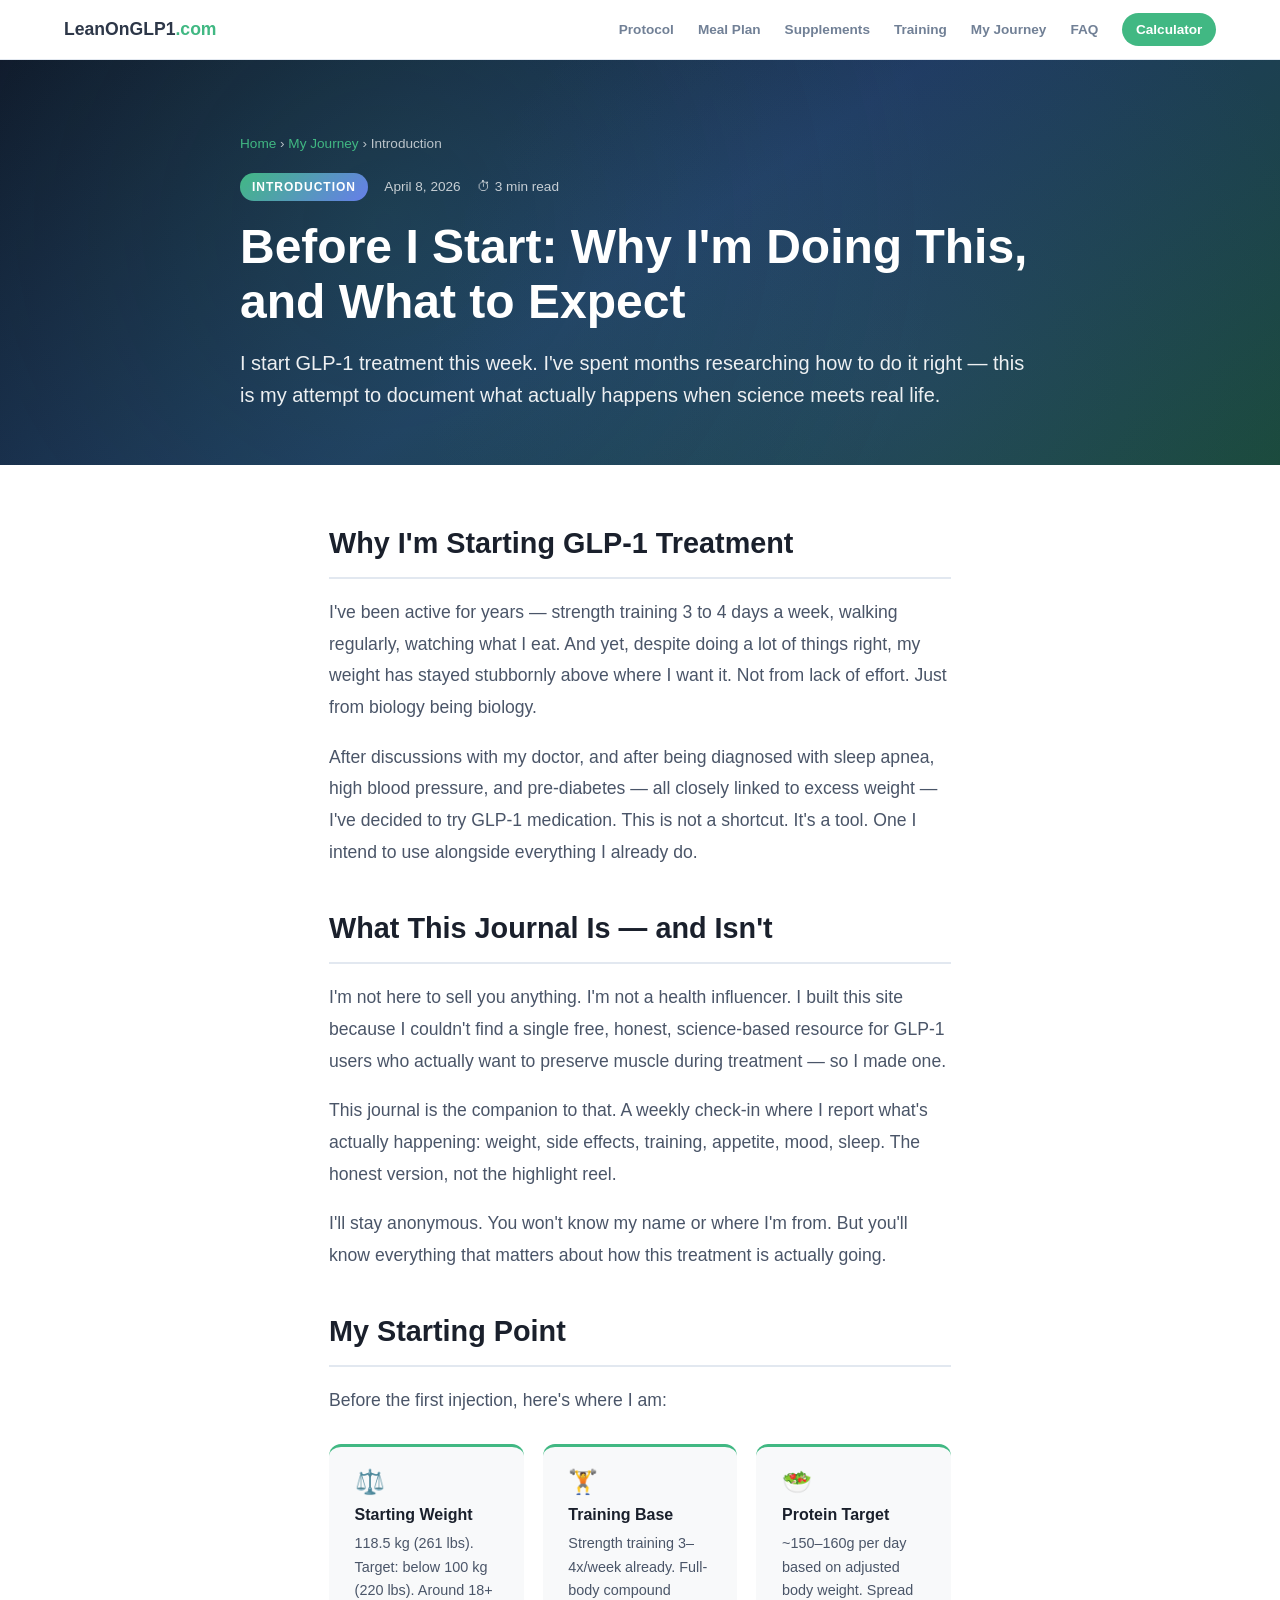
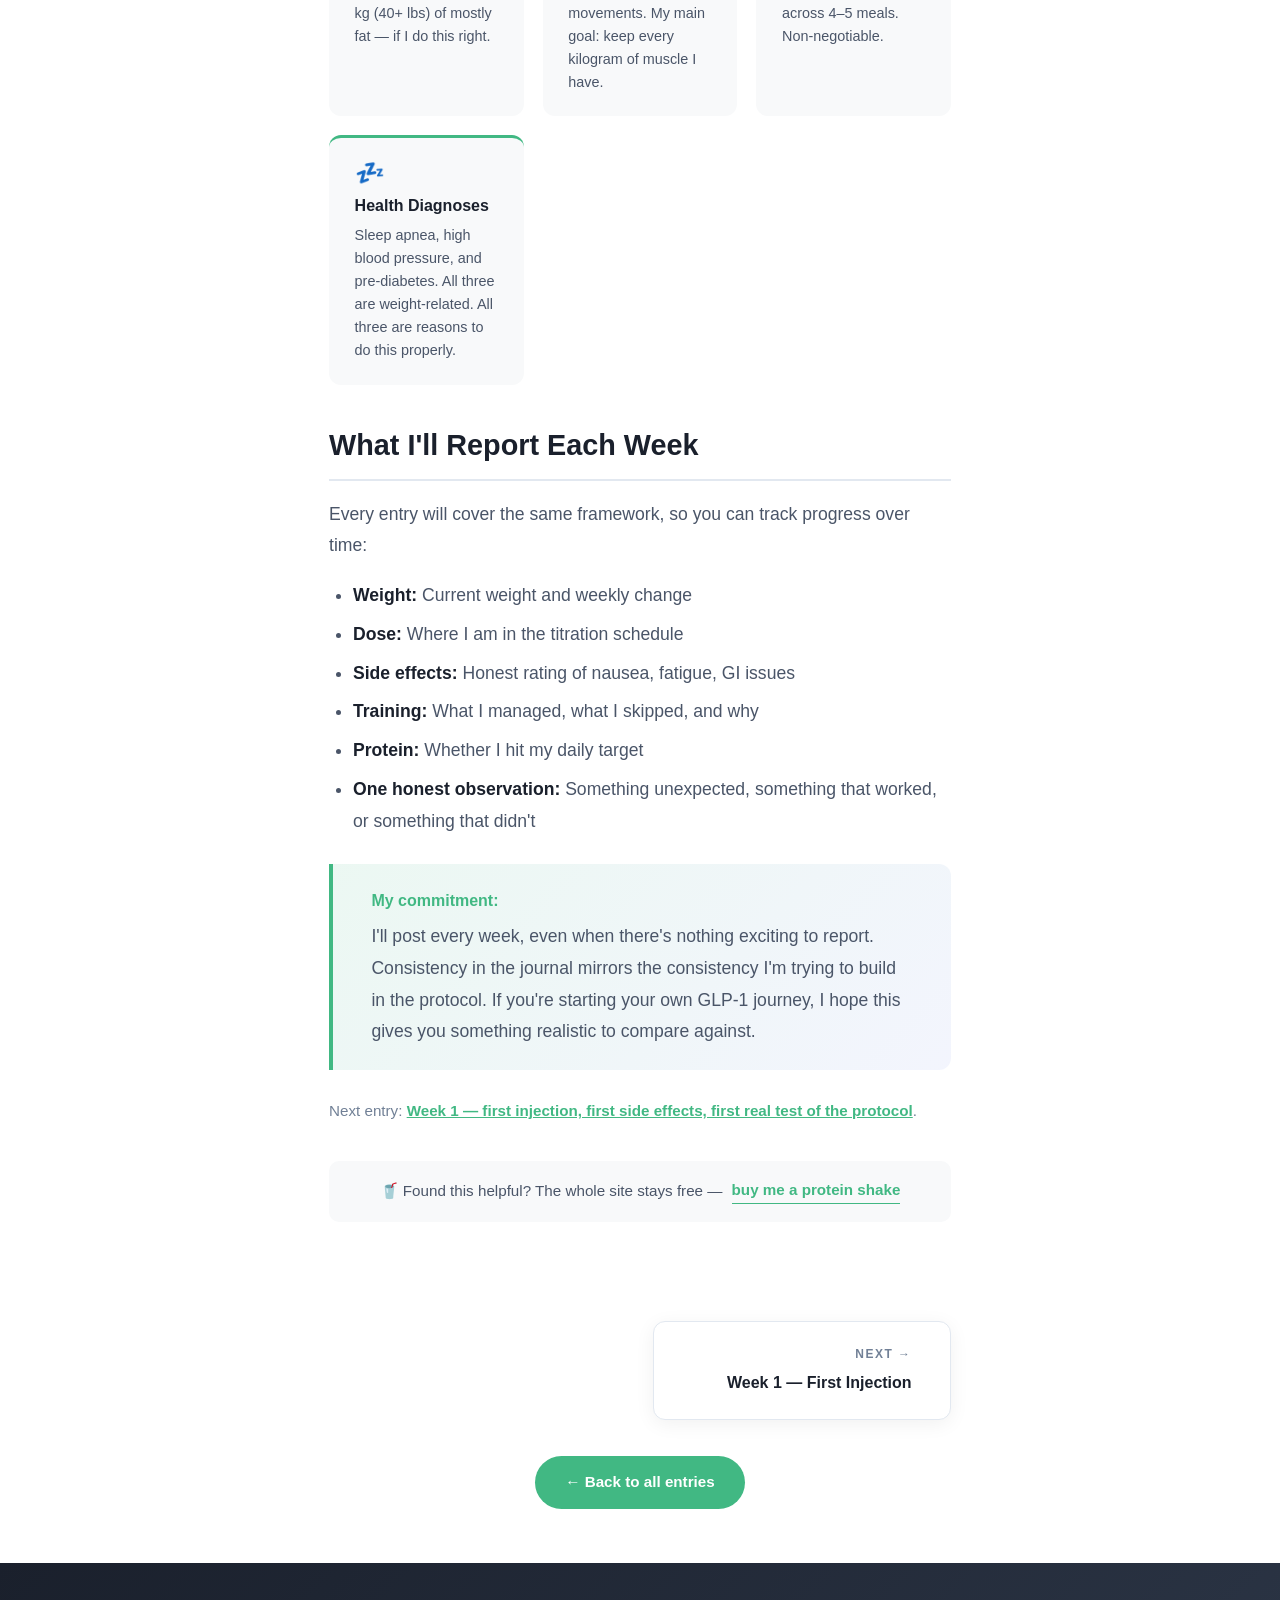
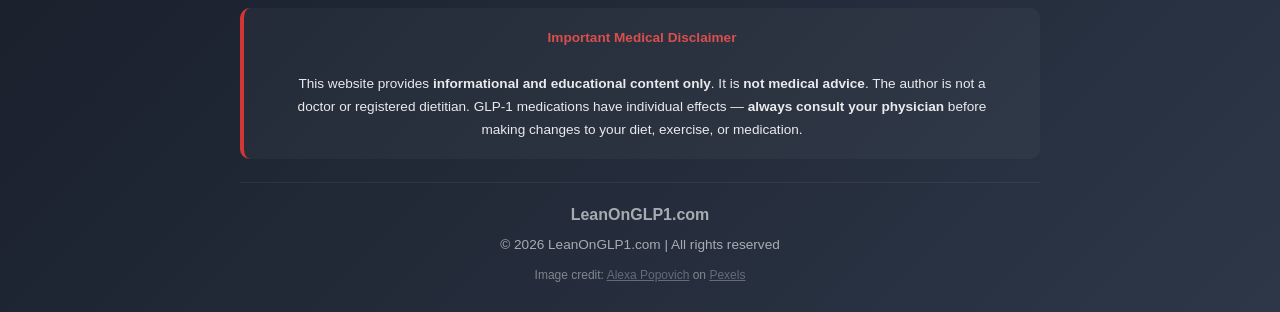
<file: journey/week-0/index.html>
<!DOCTYPE html>
<html lang="en">
<head>
  <script async src="https://www.googletagmanager.com/gtag/js?id=G-G9SBN6G5QV"></script>
  <script>window.dataLayer=window.dataLayer||[];function gtag(){dataLayer.push(arguments);}gtag('js',new Date());gtag('config','G-G9SBN6G5QV');</script>
  <meta charset="UTF-8">
  <meta name="viewport" content="width=device-width, initial-scale=1.0">

  <title>Before I Start GLP-1: Why I'm Doing This | My GLP-1 Journey | LeanOnGLP1.com</title>
  <meta name="description" content="An anonymous introduction to a real GLP-1 treatment journey. Starting weight 118.5 kg, sleep apnea, high blood pressure and pre-diabetes diagnoses, training background and weekly journal plan.">
  <meta name="author" content="LeanOnGLP1.com">
  <meta name="robots" content="index, follow">
  <link rel="canonical" href="https://www.leanonglp1.com/journey/week-0/">

  <meta property="og:title" content="Before I Start GLP-1: Why I'm Doing This, and What to Expect">
  <meta property="og:description" content="Anonymous introduction to a real GLP-1 treatment journey — starting point, health diagnoses, training base, and weekly journal plan.">
  <meta property="og:type" content="article">
  <meta property="og:url" content="https://www.leanonglp1.com/journey/week-0/">
  <meta property="og:site_name" content="LeanOnGLP1.com">
  <meta name="twitter:card" content="summary_large_image">

  <link rel="icon" type="image/svg+xml" href="data:image/svg+xml,%3Csvg xmlns='http://www.w3.org/2000/svg' viewBox='0 0 100 100'%3E%3Crect width='100' height='100' rx='22' fill='%230f172a'/%3E%3Cpath d='M30 50 Q30 30 50 30 Q70 30 70 50 L70 65 Q70 72 63 72 L50 72 L50 60 Q57 60 57 53 Q57 46 50 46 Q43 46 43 53 L43 72 L37 72 Q30 72 30 65 Z' fill='%2341b883'/%3E%3C/svg%3E">
  <meta name="theme-color" content="#0f172a">

  <link rel="stylesheet" href="/journey/journey-style.css">
</head>
<body>

<nav class="sticky-nav">
  <a href="/" class="nav-logo">LeanOnGLP1<span>.com</span></a>
  <div class="nav-links">
    <a href="/#protocol">Protocol</a>
    <a href="/#mealplan">Meal Plan</a>
    <a href="/#supplements">Supplements</a>
    <a href="/#training">Training</a>
    <a href="/#journey">My Journey</a>
    <a href="/#faq">FAQ</a>
    <a href="/#calculator" class="nav-cta">Calculator</a>
  </div>
  <button class="hamburger-btn" id="hamburgerBtn" onclick="toggleMobileMenu()" aria-label="Open menu">
    <span></span><span></span><span></span>
  </button>
</nav>

<div class="mobile-menu" id="mobileMenu">
  <a href="/#protocol">Protocol</a>
  <a href="/#mealplan">Meal Plan</a>
  <a href="/#supplements">Supplements</a>
  <a href="/#training">Training</a>
  <a href="/#journey">My Journey</a>
  <a href="/#faq">FAQ</a>
  <a href="/#calculator" class="mobile-menu-cta">Calculator</a>
</div>

<article>

  <header class="article-hero">
    <div class="article-hero-inner">
      <div class="breadcrumb">
        <a href="/">Home</a> &rsaquo; <a href="/#journey">My Journey</a> &rsaquo; Introduction
      </div>
      <div class="article-meta">
        <span class="article-tag">Introduction</span>
        <span class="article-date">April 8, 2026</span>
        <span class="article-readtime">&#x23F1; 3 min read</span>
      </div>
      <h1>Before I Start: Why I'm Doing This, and What to Expect</h1>
      <p class="article-lede">I start GLP-1 treatment this week. I've spent months researching how to do it right &mdash; this is my attempt to document what actually happens when science meets real life.</p>
    </div>
  </header>

  <div class="article-body">

    <h2>Why I'm Starting GLP-1 Treatment</h2>
    <p>I've been active for years &mdash; strength training 3 to 4 days a week, walking regularly, watching what I eat. And yet, despite doing a lot of things right, my weight has stayed stubbornly above where I want it. Not from lack of effort. Just from biology being biology.</p>
    <p>After discussions with my doctor, and after being diagnosed with sleep apnea, high blood pressure, and pre-diabetes &mdash; all closely linked to excess weight &mdash; I've decided to try GLP-1 medication. This is not a shortcut. It's a tool. One I intend to use alongside everything I already do.</p>

    <h2>What This Journal Is &mdash; and Isn't</h2>
    <p>I'm not here to sell you anything. I'm not a health influencer. I built this site because I couldn't find a single free, honest, science-based resource for GLP-1 users who actually want to preserve muscle during treatment &mdash; so I made one.</p>
    <p>This journal is the companion to that. A weekly check-in where I report what's actually happening: weight, side effects, training, appetite, mood, sleep. The honest version, not the highlight reel.</p>
    <p>I'll stay anonymous. You won't know my name or where I'm from. But you'll know everything that matters about how this treatment is actually going.</p>

    <h2>My Starting Point</h2>
    <p>Before the first injection, here's where I am:</p>

    <div class="tip-grid">
      <div class="tip">
        <div class="tip-num">&#x2696;&#xFE0F;</div>
        <div class="tip-title">Starting Weight</div>
        <div class="tip-text">118.5 kg (261 lbs). Target: below 100 kg (220 lbs). Around 18+ kg (40+ lbs) of mostly fat &mdash; if I do this right.</div>
      </div>
      <div class="tip">
        <div class="tip-num">&#x1F3CB;&#xFE0F;</div>
        <div class="tip-title">Training Base</div>
        <div class="tip-text">Strength training 3&ndash;4x/week already. Full-body compound movements. My main goal: keep every kilogram of muscle I have.</div>
      </div>
      <div class="tip">
        <div class="tip-num">&#x1F957;</div>
        <div class="tip-title">Protein Target</div>
        <div class="tip-text">~150&ndash;160g per day based on adjusted body weight. Spread across 4&ndash;5 meals. Non-negotiable.</div>
      </div>
      <div class="tip">
        <div class="tip-num">&#x1F4A4;</div>
        <div class="tip-title">Health Diagnoses</div>
        <div class="tip-text">Sleep apnea, high blood pressure, and pre-diabetes. All three are weight-related. All three are reasons to do this properly.</div>
      </div>
    </div>

    <h2>What I'll Report Each Week</h2>
    <p>Every entry will cover the same framework, so you can track progress over time:</p>
    <ul>
      <li><strong>Weight:</strong> Current weight and weekly change</li>
      <li><strong>Dose:</strong> Where I am in the titration schedule</li>
      <li><strong>Side effects:</strong> Honest rating of nausea, fatigue, GI issues</li>
      <li><strong>Training:</strong> What I managed, what I skipped, and why</li>
      <li><strong>Protein:</strong> Whether I hit my daily target</li>
      <li><strong>One honest observation:</strong> Something unexpected, something that worked, or something that didn't</li>
    </ul>

    <div class="highlight">
      <strong>My commitment:</strong>
      <p>I'll post every week, even when there's nothing exciting to report. Consistency in the journal mirrors the consistency I'm trying to build in the protocol. If you're starting your own GLP-1 journey, I hope this gives you something realistic to compare against.</p>
    </div>

    <p style="color:var(--text-muted);font-size:0.95rem;">Next entry: <a href="/journey/week-1/" style="color:var(--accent);font-weight:700;">Week 1 &mdash; first injection, first side effects, first real test of the protocol</a>.</p>

    <div class="tip-jar">
      <span>&#x1F964; Found this helpful? The whole site stays free &mdash;</span>
      <a href="https://buymeacoffee.com/leanonglp1" target="_blank" rel="noopener">buy me a protein shake</a>
    </div>

  </div>

  <nav class="article-nav">
    <div class="article-nav-empty"></div>
    <a href="/journey/week-1/" class="article-nav-next">
      <div class="article-nav-label">Next &rarr;</div>
      <div class="article-nav-title">Week 1 &mdash; First Injection</div>
    </a>
  </nav>

  <div class="back-to-all">
    <a href="/#journey">&larr; Back to all entries</a>
  </div>

</article>

<footer class="footer">
  <div class="footer-content">
    <div class="disclaimer">
      <strong style="color:#ef5350;">Important Medical Disclaimer</strong><br><br>
      This website provides <strong>informational and educational content only</strong>. It is <strong>not medical advice</strong>. The author is not a doctor or registered dietitian. GLP-1 medications have individual effects &mdash; <strong>always consult your physician</strong> before making changes to your diet, exercise, or medication.
    </div>
    <div class="footer-bottom">
      <div style="font-weight:700;font-size:1rem;margin-bottom:0.5vh;">LeanOnGLP1.com</div>
      &copy; 2026 LeanOnGLP1.com | All rights reserved
      <div style="margin-top:1vh;font-size:0.75rem;opacity:0.7;">Image credit: <a href="https://www.pexels.com/@alexapopovich/" target="_blank" rel="noopener" style="color:rgba(255,255,255,0.7);text-decoration:underline;">Alexa Popovich</a> on <a href="https://www.pexels.com" target="_blank" rel="noopener" style="color:rgba(255,255,255,0.7);text-decoration:underline;">Pexels</a></div>
    </div>
  </div>
</footer>

<script>
function toggleMobileMenu(){
  var menu=document.getElementById('mobileMenu');
  var btn=document.getElementById('hamburgerBtn');
  menu.classList.toggle('open');
  btn.classList.toggle('open');
}

/* ==================== GOOGLE ANALYTICS EVENT TRACKING ==================== */

/* Track BMAC (donation) clicks */
document.querySelectorAll('a[href*="buymeacoffee.com"]').forEach(function(link) {
  link.addEventListener('click', function() {
    gtag('event', 'bmac_click', {
      'event_category': 'conversion',
      'event_label': 'Buy Me a Protein Shake (journey entry)'
    });
  });
});

/* Track prev/next navigation between entries */
document.querySelectorAll('.article-nav a').forEach(function(link) {
  link.addEventListener('click', function() {
    var title = this.querySelector('.article-nav-title');
    gtag('event', 'journey_navigation', {
      'event_category': 'engagement',
      'event_label': title ? title.textContent : 'unknown'
    });
  });
});

/* Scroll depth on journey entries */
var scrollMarks = {25: false, 50: false, 75: false, 100: false};
window.addEventListener('scroll', function() {
  var scrollPct = Math.round((window.scrollY + window.innerHeight) / document.body.scrollHeight * 100);
  [25, 50, 75, 100].forEach(function(mark) {
    if (scrollPct >= mark && !scrollMarks[mark]) {
      scrollMarks[mark] = true;
      gtag('event', 'scroll_depth', {
        'event_category': 'engagement',
        'event_label': 'journey_' + mark + '%',
        'value': mark
      });
    }
  });
});

/* Time on journey page - reading time indicator */
[30, 60, 180].forEach(function(seconds) {
  setTimeout(function() {
    gtag('event', 'time_on_journey', {
      'event_category': 'engagement',
      'event_label': seconds + 's',
      'value': seconds
    });
  }, seconds * 1000);
});

</script>

<script type="application/ld+json">
{"@context":"https://schema.org","@type":"BlogPosting","headline":"Before I Start: Why I'm Doing This, and What to Expect","datePublished":"2026-04-08","dateModified":"2026-04-08","description":"An anonymous introduction to a real GLP-1 treatment journey — starting weight 118.5 kg, sleep apnea, high blood pressure and pre-diabetes diagnoses, training background and weekly journal plan.","url":"https://www.leanonglp1.com/journey/week-0/","author":{"@type":"Person","name":"Anonymous"},"publisher":{"@type":"Organization","name":"LeanOnGLP1.com","url":"https://www.leanonglp1.com"},"mainEntityOfPage":{"@type":"WebPage","@id":"https://www.leanonglp1.com/journey/week-0/"},"keywords":"GLP-1 journey introduction, Mounjaro start, GLP-1 weight loss diary, tirzepatide experience, GLP-1 muscle preservation plan"}
</script>

</body>
</html>
</file>
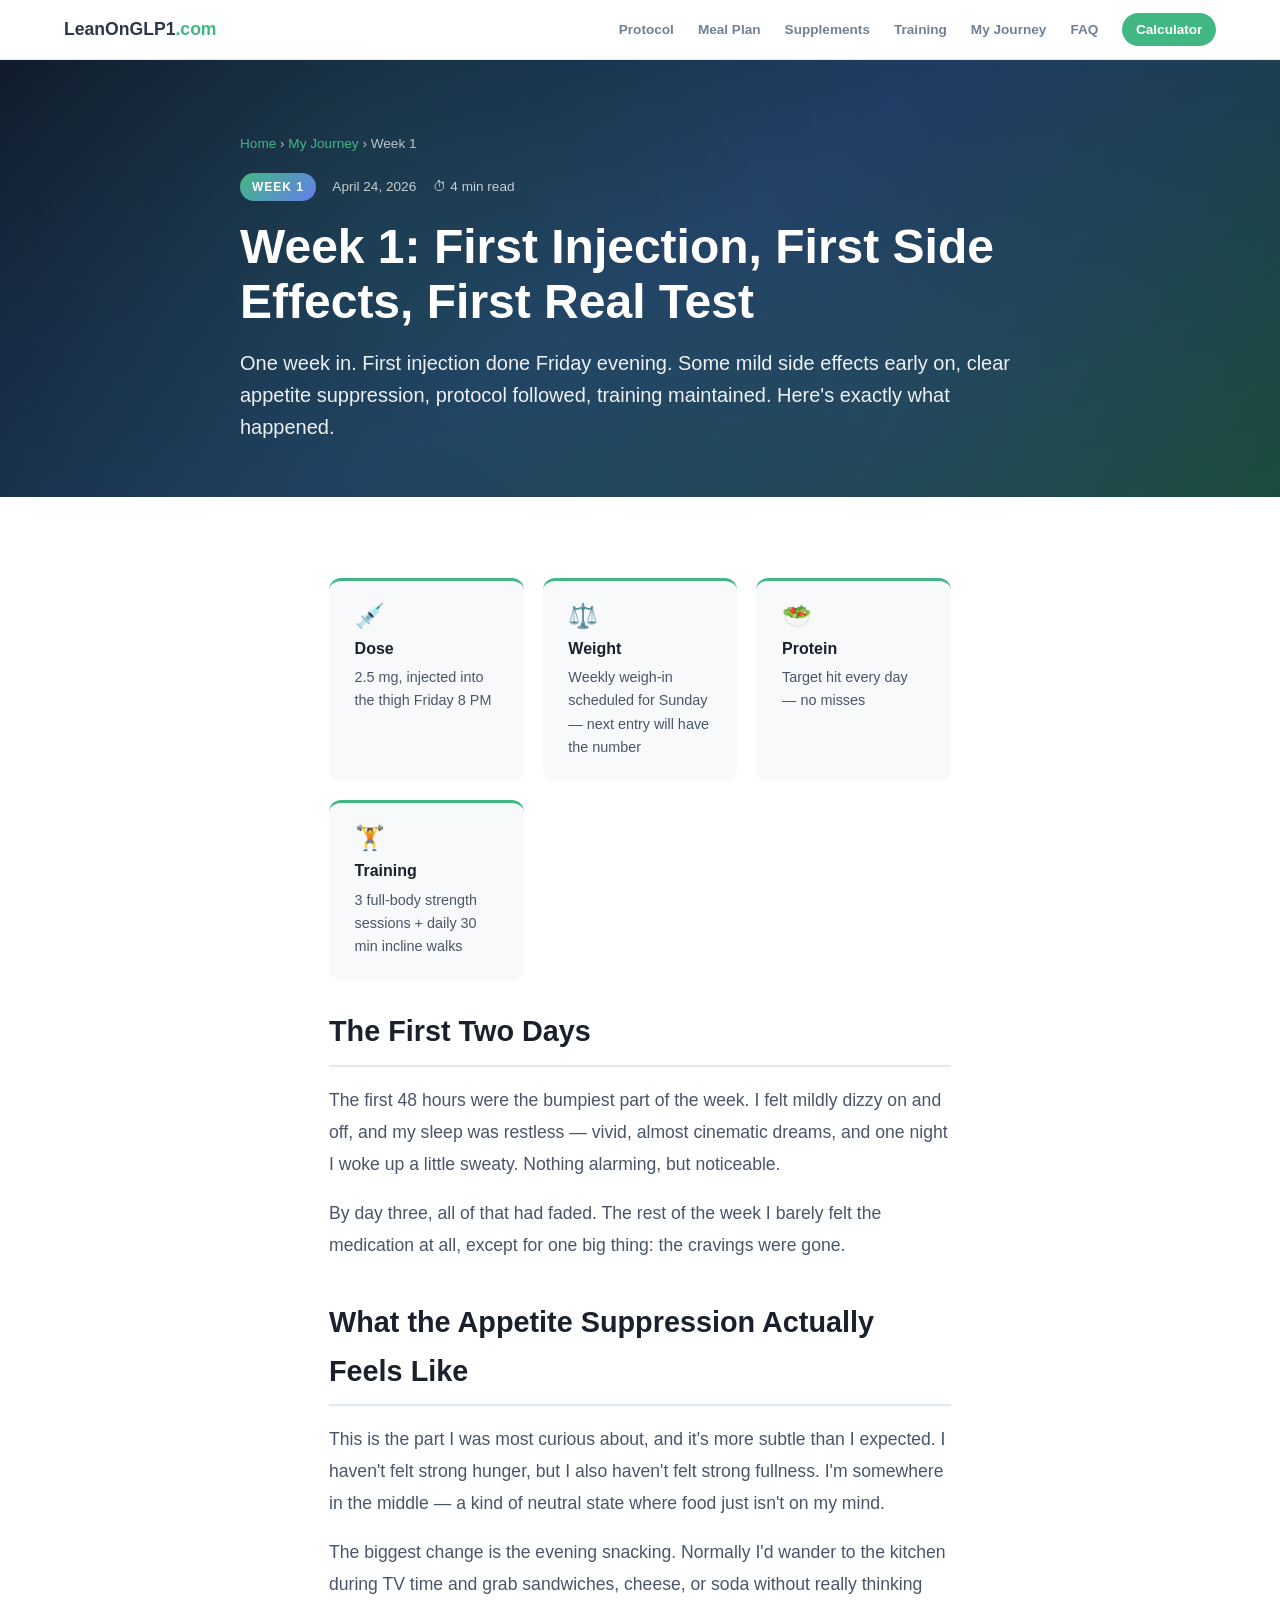
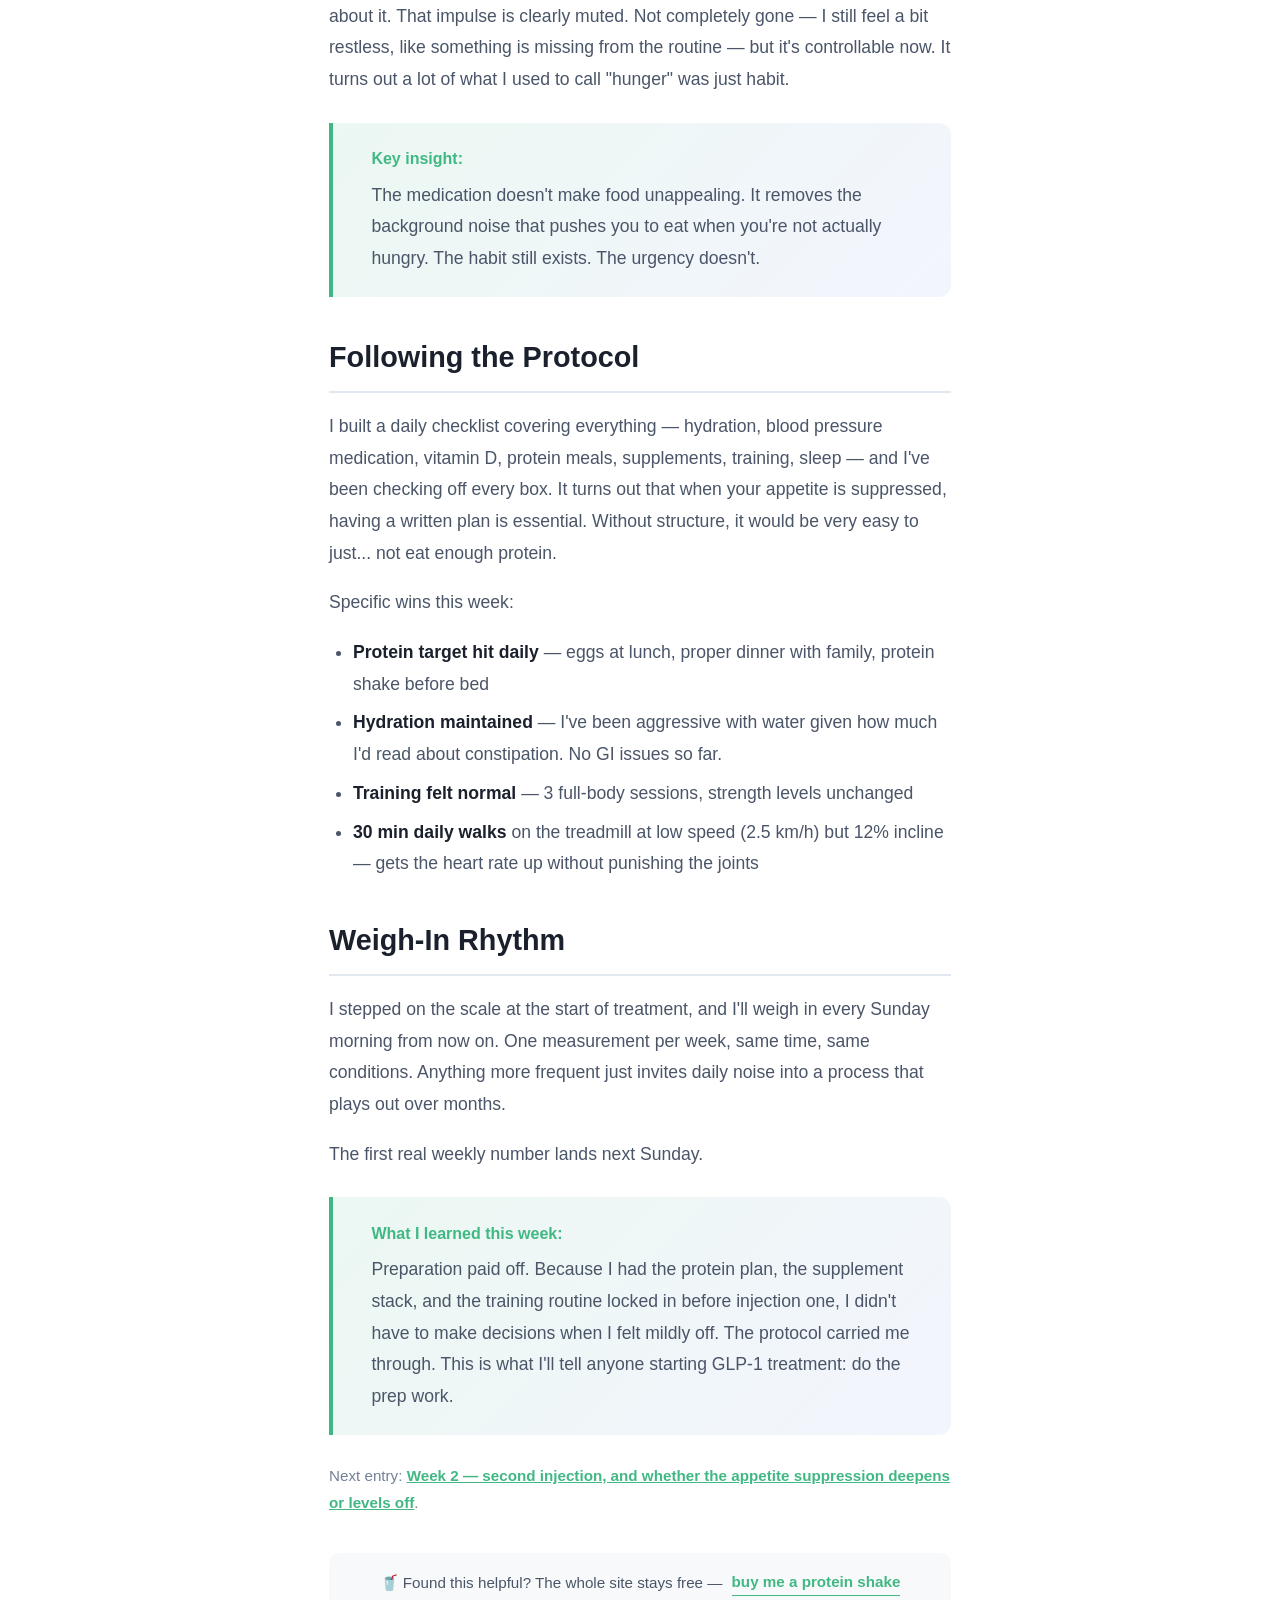
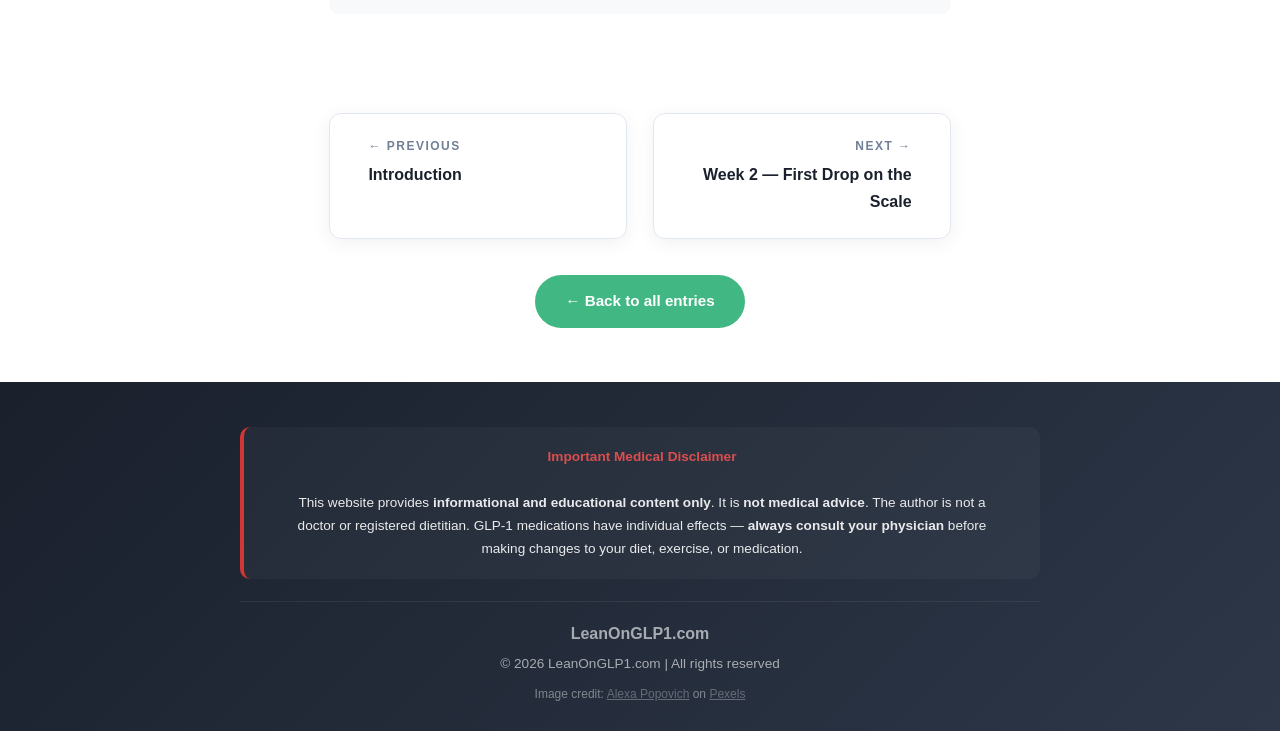
<file: journey/week-1/index.html>
<!DOCTYPE html>
<html lang="en">
<head>
  <script async src="https://www.googletagmanager.com/gtag/js?id=G-G9SBN6G5QV"></script>
  <script>window.dataLayer=window.dataLayer||[];function gtag(){dataLayer.push(arguments);}gtag('js',new Date());gtag('config','G-G9SBN6G5QV');</script>
  <meta charset="UTF-8">
  <meta name="viewport" content="width=device-width, initial-scale=1.0">

  <title>Week 1 on GLP-1: First Injection &amp; Side Effects (2.5 mg) | My GLP-1 Journey | LeanOnGLP1.com</title>
  <meta name="description" content="Week 1 report after starting GLP-1 treatment at 2.5 mg. First injection in the thigh, mild side effects, clear appetite suppression, full protocol adherence and strength training maintained.">
  <meta name="author" content="LeanOnGLP1.com">
  <meta name="robots" content="index, follow">
  <link rel="canonical" href="https://www.leanonglp1.com/journey/week-1/">

  <meta property="og:title" content="Week 1: First Injection, First Side Effects, First Real Test">
  <meta property="og:description" content="One week in. First injection done Friday evening. Some mild side effects early on, clear appetite suppression, protocol followed.">
  <meta property="og:type" content="article">
  <meta property="og:url" content="https://www.leanonglp1.com/journey/week-1/">
  <meta property="og:site_name" content="LeanOnGLP1.com">
  <meta name="twitter:card" content="summary_large_image">

  <link rel="icon" type="image/svg+xml" href="data:image/svg+xml,%3Csvg xmlns='http://www.w3.org/2000/svg' viewBox='0 0 100 100'%3E%3Crect width='100' height='100' rx='22' fill='%230f172a'/%3E%3Cpath d='M30 50 Q30 30 50 30 Q70 30 70 50 L70 65 Q70 72 63 72 L50 72 L50 60 Q57 60 57 53 Q57 46 50 46 Q43 46 43 53 L43 72 L37 72 Q30 72 30 65 Z' fill='%2341b883'/%3E%3C/svg%3E">
  <meta name="theme-color" content="#0f172a">

  <link rel="stylesheet" href="/journey/journey-style.css">
</head>
<body>

<nav class="sticky-nav">
  <a href="/" class="nav-logo">LeanOnGLP1<span>.com</span></a>
  <div class="nav-links">
    <a href="/#protocol">Protocol</a>
    <a href="/#mealplan">Meal Plan</a>
    <a href="/#supplements">Supplements</a>
    <a href="/#training">Training</a>
    <a href="/#journey">My Journey</a>
    <a href="/#faq">FAQ</a>
    <a href="/#calculator" class="nav-cta">Calculator</a>
  </div>
  <button class="hamburger-btn" id="hamburgerBtn" onclick="toggleMobileMenu()" aria-label="Open menu">
    <span></span><span></span><span></span>
  </button>
</nav>

<div class="mobile-menu" id="mobileMenu">
  <a href="/#protocol">Protocol</a>
  <a href="/#mealplan">Meal Plan</a>
  <a href="/#supplements">Supplements</a>
  <a href="/#training">Training</a>
  <a href="/#journey">My Journey</a>
  <a href="/#faq">FAQ</a>
  <a href="/#calculator" class="mobile-menu-cta">Calculator</a>
</div>

<article>

  <header class="article-hero">
    <div class="article-hero-inner">
      <div class="breadcrumb">
        <a href="/">Home</a> &rsaquo; <a href="/#journey">My Journey</a> &rsaquo; Week 1
      </div>
      <div class="article-meta">
        <span class="article-tag">Week 1</span>
        <span class="article-date">April 24, 2026</span>
        <span class="article-readtime">&#x23F1; 4 min read</span>
      </div>
      <h1>Week 1: First Injection, First Side Effects, First Real Test</h1>
      <p class="article-lede">One week in. First injection done Friday evening. Some mild side effects early on, clear appetite suppression, protocol followed, training maintained. Here's exactly what happened.</p>
    </div>
  </header>

  <div class="article-body">

    <div class="tip-grid">
      <div class="tip">
        <div class="tip-num">&#x1F489;</div>
        <div class="tip-title">Dose</div>
        <div class="tip-text">2.5 mg, injected into the thigh Friday 8 PM</div>
      </div>
      <div class="tip">
        <div class="tip-num">&#x2696;&#xFE0F;</div>
        <div class="tip-title">Weight</div>
        <div class="tip-text">Weekly weigh-in scheduled for Sunday &mdash; next entry will have the number</div>
      </div>
      <div class="tip">
        <div class="tip-num">&#x1F957;</div>
        <div class="tip-title">Protein</div>
        <div class="tip-text">Target hit every day &mdash; no misses</div>
      </div>
      <div class="tip">
        <div class="tip-num">&#x1F3CB;&#xFE0F;</div>
        <div class="tip-title">Training</div>
        <div class="tip-text">3 full-body strength sessions + daily 30 min incline walks</div>
      </div>
    </div>

    <h2>The First Two Days</h2>
    <p>The first 48 hours were the bumpiest part of the week. I felt mildly dizzy on and off, and my sleep was restless &mdash; vivid, almost cinematic dreams, and one night I woke up a little sweaty. Nothing alarming, but noticeable.</p>
    <p>By day three, all of that had faded. The rest of the week I barely felt the medication at all, except for one big thing: the cravings were gone.</p>

    <h2>What the Appetite Suppression Actually Feels Like</h2>
    <p>This is the part I was most curious about, and it's more subtle than I expected. I haven't felt strong hunger, but I also haven't felt strong fullness. I'm somewhere in the middle &mdash; a kind of neutral state where food just isn't on my mind.</p>
    <p>The biggest change is the evening snacking. Normally I'd wander to the kitchen during TV time and grab sandwiches, cheese, or soda without really thinking about it. That impulse is clearly muted. Not completely gone &mdash; I still feel a bit restless, like something is missing from the routine &mdash; but it's controllable now. It turns out a lot of what I used to call "hunger" was just habit.</p>

    <div class="highlight">
      <strong>Key insight:</strong>
      <p>The medication doesn't make food unappealing. It removes the background noise that pushes you to eat when you're not actually hungry. The habit still exists. The urgency doesn't.</p>
    </div>

    <h2>Following the Protocol</h2>
    <p>I built a daily checklist covering everything &mdash; hydration, blood pressure medication, vitamin D, protein meals, supplements, training, sleep &mdash; and I've been checking off every box. It turns out that when your appetite is suppressed, having a written plan is essential. Without structure, it would be very easy to just... not eat enough protein.</p>
    <p>Specific wins this week:</p>
    <ul>
      <li><strong>Protein target hit daily</strong> &mdash; eggs at lunch, proper dinner with family, protein shake before bed</li>
      <li><strong>Hydration maintained</strong> &mdash; I've been aggressive with water given how much I'd read about constipation. No GI issues so far.</li>
      <li><strong>Training felt normal</strong> &mdash; 3 full-body sessions, strength levels unchanged</li>
      <li><strong>30 min daily walks</strong> on the treadmill at low speed (2.5 km/h) but 12% incline &mdash; gets the heart rate up without punishing the joints</li>
    </ul>

    <h2>Weigh-In Rhythm</h2>
    <p>I stepped on the scale at the start of treatment, and I'll weigh in every Sunday morning from now on. One measurement per week, same time, same conditions. Anything more frequent just invites daily noise into a process that plays out over months.</p>
    <p>The first real weekly number lands next Sunday.</p>

    <div class="highlight">
      <strong>What I learned this week:</strong>
      <p>Preparation paid off. Because I had the protein plan, the supplement stack, and the training routine locked in before injection one, I didn't have to make decisions when I felt mildly off. The protocol carried me through. This is what I'll tell anyone starting GLP-1 treatment: do the prep work.</p>
    </div>

    <p style="color:var(--text-muted);font-size:0.95rem;">Next entry: <a href="/journey/week-2/" style="color:var(--accent);font-weight:700;">Week 2 &mdash; second injection, and whether the appetite suppression deepens or levels off</a>.</p>

    <div class="tip-jar">
      <span>&#x1F964; Found this helpful? The whole site stays free &mdash;</span>
      <a href="https://buymeacoffee.com/leanonglp1" target="_blank" rel="noopener">buy me a protein shake</a>
    </div>

  </div>

  <nav class="article-nav">
    <a href="/journey/week-0/">
      <div class="article-nav-label">&larr; Previous</div>
      <div class="article-nav-title">Introduction</div>
    </a>
    <a href="/journey/week-2/" class="article-nav-next">
      <div class="article-nav-label">Next &rarr;</div>
      <div class="article-nav-title">Week 2 &mdash; First Drop on the Scale</div>
    </a>
  </nav>

  <div class="back-to-all">
    <a href="/#journey">&larr; Back to all entries</a>
  </div>

</article>

<footer class="footer">
  <div class="footer-content">
    <div class="disclaimer">
      <strong style="color:#ef5350;">Important Medical Disclaimer</strong><br><br>
      This website provides <strong>informational and educational content only</strong>. It is <strong>not medical advice</strong>. The author is not a doctor or registered dietitian. GLP-1 medications have individual effects &mdash; <strong>always consult your physician</strong> before making changes to your diet, exercise, or medication.
    </div>
    <div class="footer-bottom">
      <div style="font-weight:700;font-size:1rem;margin-bottom:0.5vh;">LeanOnGLP1.com</div>
      &copy; 2026 LeanOnGLP1.com | All rights reserved
      <div style="margin-top:1vh;font-size:0.75rem;opacity:0.7;">Image credit: <a href="https://www.pexels.com/@alexapopovich/" target="_blank" rel="noopener" style="color:rgba(255,255,255,0.7);text-decoration:underline;">Alexa Popovich</a> on <a href="https://www.pexels.com" target="_blank" rel="noopener" style="color:rgba(255,255,255,0.7);text-decoration:underline;">Pexels</a></div>
    </div>
  </div>
</footer>

<script>
function toggleMobileMenu(){
  var menu=document.getElementById('mobileMenu');
  var btn=document.getElementById('hamburgerBtn');
  menu.classList.toggle('open');
  btn.classList.toggle('open');
}

/* ==================== GOOGLE ANALYTICS EVENT TRACKING ==================== */

/* Track BMAC (donation) clicks */
document.querySelectorAll('a[href*="buymeacoffee.com"]').forEach(function(link) {
  link.addEventListener('click', function() {
    gtag('event', 'bmac_click', {
      'event_category': 'conversion',
      'event_label': 'Buy Me a Protein Shake (journey entry)'
    });
  });
});

/* Track prev/next navigation between entries */
document.querySelectorAll('.article-nav a').forEach(function(link) {
  link.addEventListener('click', function() {
    var title = this.querySelector('.article-nav-title');
    gtag('event', 'journey_navigation', {
      'event_category': 'engagement',
      'event_label': title ? title.textContent : 'unknown'
    });
  });
});

/* Scroll depth on journey entries */
var scrollMarks = {25: false, 50: false, 75: false, 100: false};
window.addEventListener('scroll', function() {
  var scrollPct = Math.round((window.scrollY + window.innerHeight) / document.body.scrollHeight * 100);
  [25, 50, 75, 100].forEach(function(mark) {
    if (scrollPct >= mark && !scrollMarks[mark]) {
      scrollMarks[mark] = true;
      gtag('event', 'scroll_depth', {
        'event_category': 'engagement',
        'event_label': 'journey_' + mark + '%',
        'value': mark
      });
    }
  });
});

/* Time on journey page - reading time indicator */
[30, 60, 180].forEach(function(seconds) {
  setTimeout(function() {
    gtag('event', 'time_on_journey', {
      'event_category': 'engagement',
      'event_label': seconds + 's',
      'value': seconds
    });
  }, seconds * 1000);
});

</script>

<script type="application/ld+json">
{"@context":"https://schema.org","@type":"BlogPosting","headline":"Week 1: First Injection, First Side Effects, First Real Test","datePublished":"2026-04-24","dateModified":"2026-04-24","description":"Week 1 report after starting GLP-1 treatment at 2.5 mg. First injection, mild side effects, appetite suppression, and full protocol adherence with strength training maintained.","url":"https://www.leanonglp1.com/journey/week-1/","author":{"@type":"Person","name":"Anonymous"},"publisher":{"@type":"Organization","name":"LeanOnGLP1.com","url":"https://www.leanonglp1.com"},"mainEntityOfPage":{"@type":"WebPage","@id":"https://www.leanonglp1.com/journey/week-1/"},"keywords":"GLP-1 week 1, Mounjaro 2.5 mg first dose, first injection side effects, GLP-1 weight loss diary, tirzepatide week 1"}
</script>

</body>
</html>
</file>
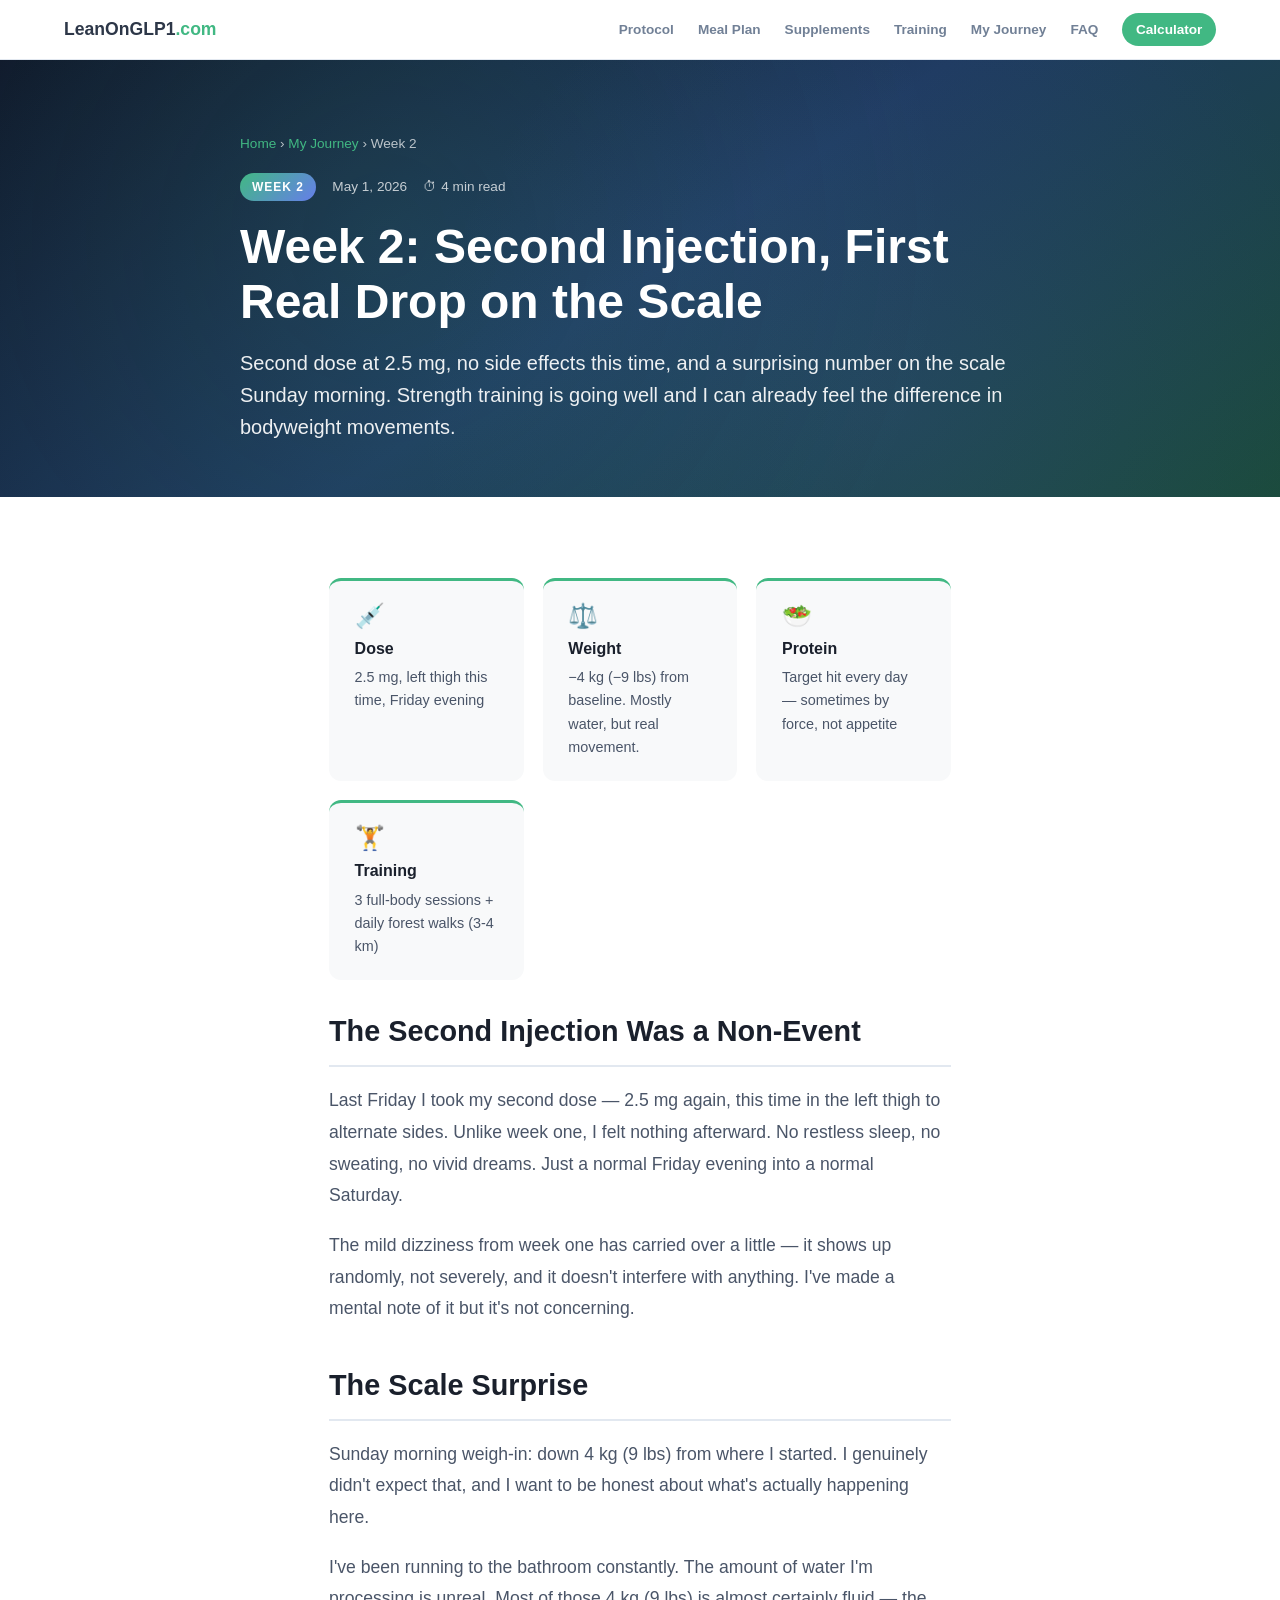
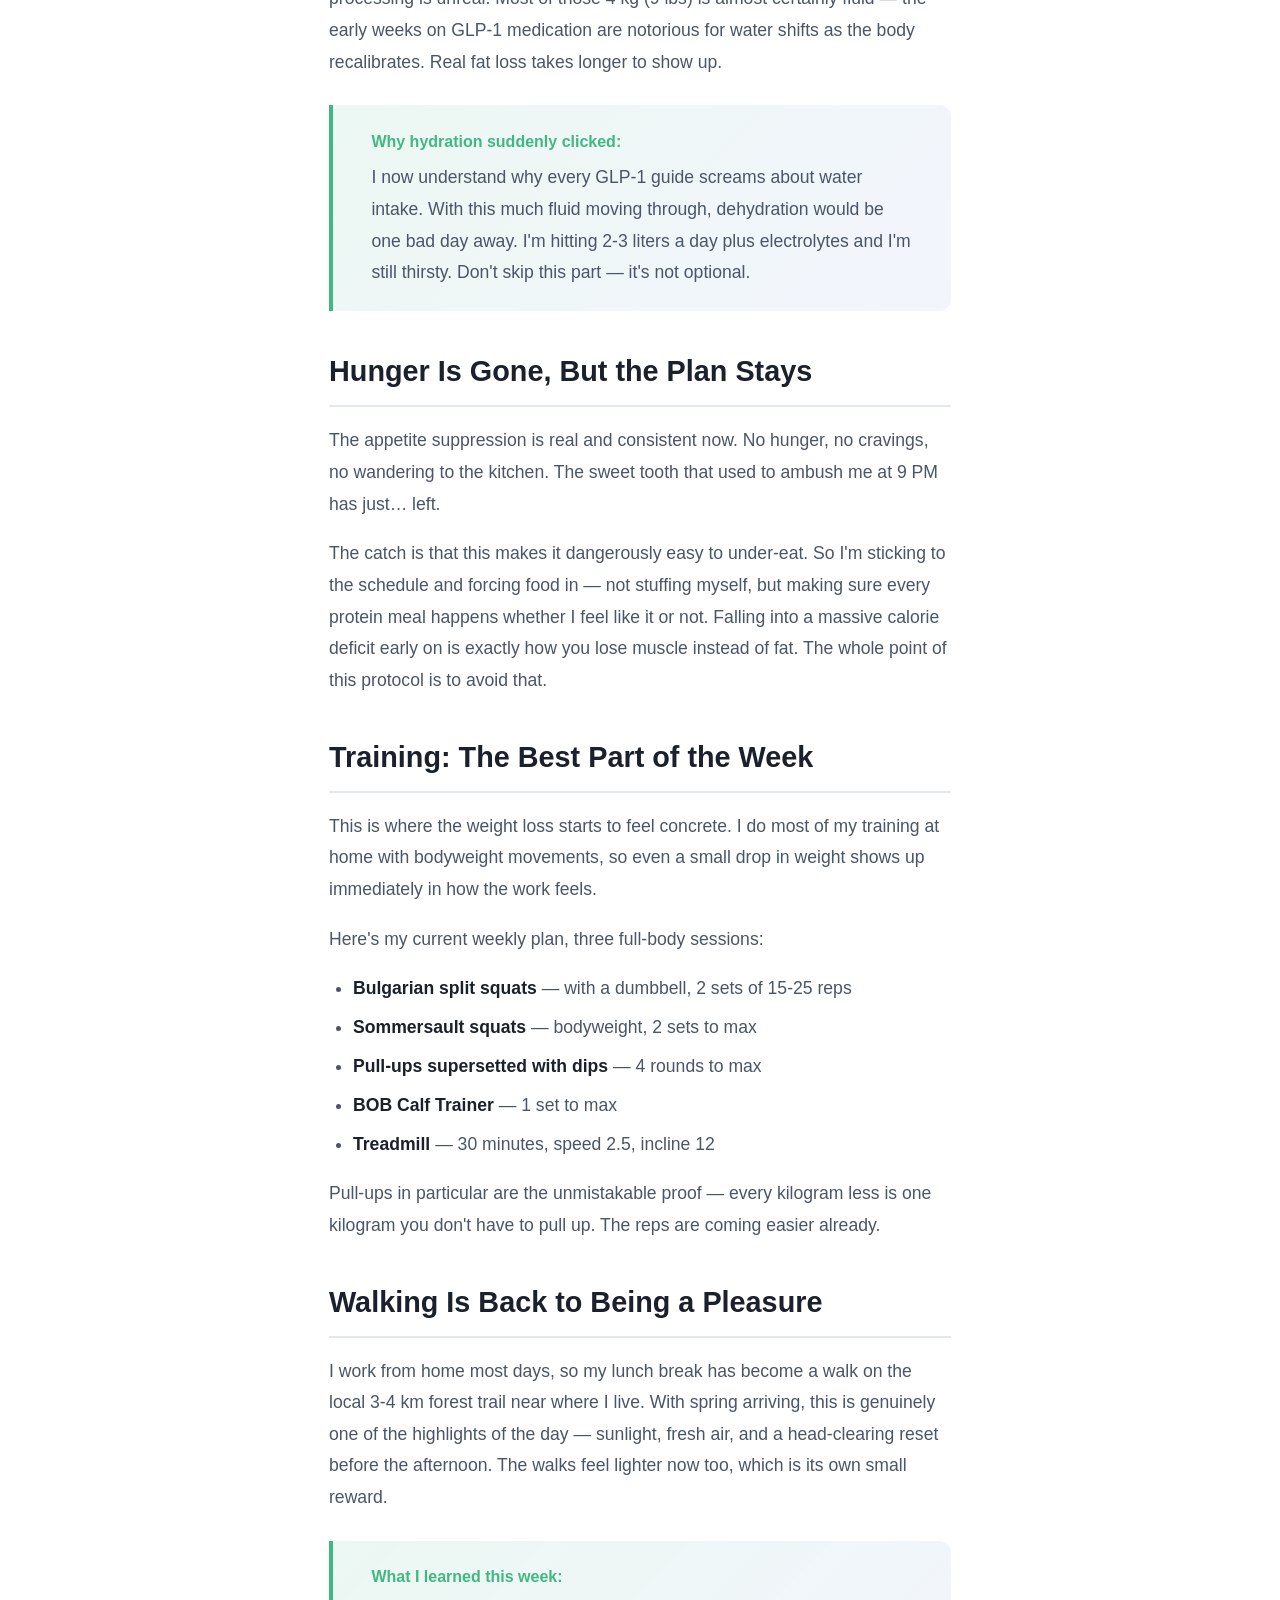
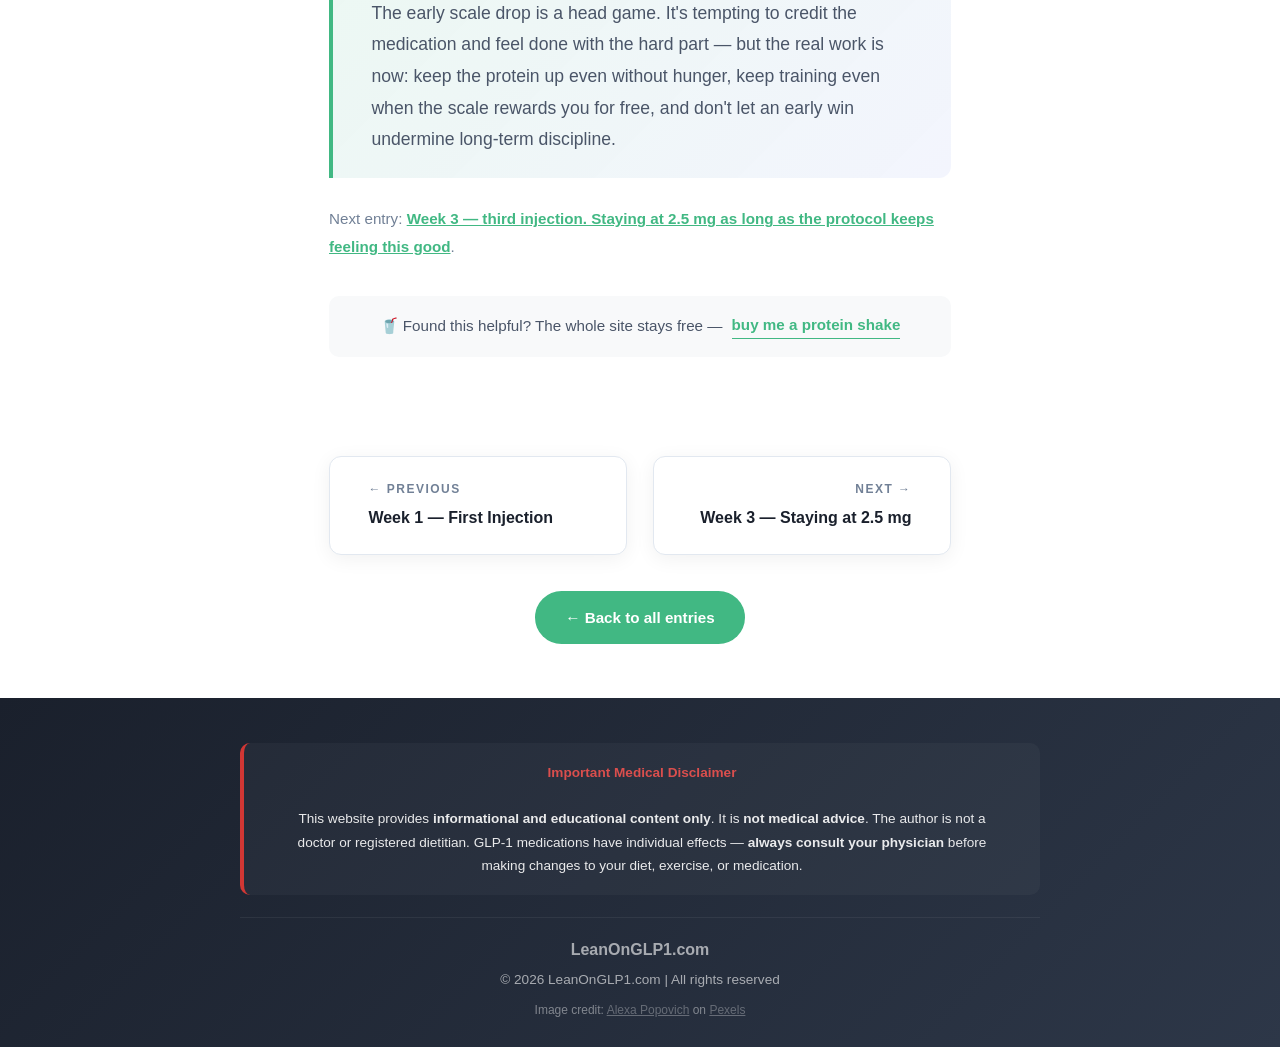
<file: journey/week-2/index.html>
<!DOCTYPE html>
<html lang="en">
<head>
  <script async src="https://www.googletagmanager.com/gtag/js?id=G-G9SBN6G5QV"></script>
  <script>window.dataLayer=window.dataLayer||[];function gtag(){dataLayer.push(arguments);}gtag('js',new Date());gtag('config','G-G9SBN6G5QV');</script>
  <meta charset="UTF-8">
  <meta name="viewport" content="width=device-width, initial-scale=1.0">

  <title>Week 2 on GLP-1: 4 kg Down (Mostly Water) at 2.5 mg | My GLP-1 Journey | LeanOnGLP1.com</title>
  <meta name="description" content="Week 2 update on GLP-1 treatment at 2.5 mg. Second injection uneventful, 4 kg (9 lbs) down on the scale (mostly water), strength training going well with bodyweight movements feeling lighter.">
  <meta name="author" content="LeanOnGLP1.com">
  <meta name="robots" content="index, follow">
  <link rel="canonical" href="https://www.leanonglp1.com/journey/week-2/">

  <meta property="og:title" content="Week 2: Second Injection, First Real Drop on the Scale">
  <meta property="og:description" content="Second dose at 2.5 mg, no side effects, and a surprising number on the scale Sunday morning. Strength training going well.">
  <meta property="og:type" content="article">
  <meta property="og:url" content="https://www.leanonglp1.com/journey/week-2/">
  <meta property="og:site_name" content="LeanOnGLP1.com">
  <meta name="twitter:card" content="summary_large_image">

  <link rel="icon" type="image/svg+xml" href="data:image/svg+xml,%3Csvg xmlns='http://www.w3.org/2000/svg' viewBox='0 0 100 100'%3E%3Crect width='100' height='100' rx='22' fill='%230f172a'/%3E%3Cpath d='M30 50 Q30 30 50 30 Q70 30 70 50 L70 65 Q70 72 63 72 L50 72 L50 60 Q57 60 57 53 Q57 46 50 46 Q43 46 43 53 L43 72 L37 72 Q30 72 30 65 Z' fill='%2341b883'/%3E%3C/svg%3E">
  <meta name="theme-color" content="#0f172a">

  <link rel="stylesheet" href="/journey/journey-style.css">
</head>
<body>

<nav class="sticky-nav">
  <a href="/" class="nav-logo">LeanOnGLP1<span>.com</span></a>
  <div class="nav-links">
    <a href="/#protocol">Protocol</a>
    <a href="/#mealplan">Meal Plan</a>
    <a href="/#supplements">Supplements</a>
    <a href="/#training">Training</a>
    <a href="/#journey">My Journey</a>
    <a href="/#faq">FAQ</a>
    <a href="/#calculator" class="nav-cta">Calculator</a>
  </div>
  <button class="hamburger-btn" id="hamburgerBtn" onclick="toggleMobileMenu()" aria-label="Open menu">
    <span></span><span></span><span></span>
  </button>
</nav>

<div class="mobile-menu" id="mobileMenu">
  <a href="/#protocol">Protocol</a>
  <a href="/#mealplan">Meal Plan</a>
  <a href="/#supplements">Supplements</a>
  <a href="/#training">Training</a>
  <a href="/#journey">My Journey</a>
  <a href="/#faq">FAQ</a>
  <a href="/#calculator" class="mobile-menu-cta">Calculator</a>
</div>

<article>

  <header class="article-hero">
    <div class="article-hero-inner">
      <div class="breadcrumb">
        <a href="/">Home</a> &rsaquo; <a href="/#journey">My Journey</a> &rsaquo; Week 2
      </div>
      <div class="article-meta">
        <span class="article-tag">Week 2</span>
        <span class="article-date">May 1, 2026</span>
        <span class="article-readtime">&#x23F1; 4 min read</span>
      </div>
      <h1>Week 2: Second Injection, First Real Drop on the Scale</h1>
      <p class="article-lede">Second dose at 2.5 mg, no side effects this time, and a surprising number on the scale Sunday morning. Strength training is going well and I can already feel the difference in bodyweight movements.</p>
    </div>
  </header>

  <div class="article-body">

    <div class="tip-grid">
      <div class="tip">
        <div class="tip-num">&#x1F489;</div>
        <div class="tip-title">Dose</div>
        <div class="tip-text">2.5 mg, left thigh this time, Friday evening</div>
      </div>
      <div class="tip">
        <div class="tip-num">&#x2696;&#xFE0F;</div>
        <div class="tip-title">Weight</div>
        <div class="tip-text">&minus;4 kg (&minus;9 lbs) from baseline. Mostly water, but real movement.</div>
      </div>
      <div class="tip">
        <div class="tip-num">&#x1F957;</div>
        <div class="tip-title">Protein</div>
        <div class="tip-text">Target hit every day &mdash; sometimes by force, not appetite</div>
      </div>
      <div class="tip">
        <div class="tip-num">&#x1F3CB;&#xFE0F;</div>
        <div class="tip-title">Training</div>
        <div class="tip-text">3 full-body sessions + daily forest walks (3-4 km)</div>
      </div>
    </div>

    <h2>The Second Injection Was a Non-Event</h2>
    <p>Last Friday I took my second dose &mdash; 2.5 mg again, this time in the left thigh to alternate sides. Unlike week one, I felt nothing afterward. No restless sleep, no sweating, no vivid dreams. Just a normal Friday evening into a normal Saturday.</p>
    <p>The mild dizziness from week one has carried over a little &mdash; it shows up randomly, not severely, and it doesn't interfere with anything. I've made a mental note of it but it's not concerning.</p>

    <h2>The Scale Surprise</h2>
    <p>Sunday morning weigh-in: down 4 kg (9 lbs) from where I started. I genuinely didn't expect that, and I want to be honest about what's actually happening here.</p>
    <p>I've been running to the bathroom constantly. The amount of water I'm processing is unreal. Most of those 4 kg (9 lbs) is almost certainly fluid &mdash; the early weeks on GLP-1 medication are notorious for water shifts as the body recalibrates. Real fat loss takes longer to show up.</p>

    <div class="highlight">
      <strong>Why hydration suddenly clicked:</strong>
      <p>I now understand why every GLP-1 guide screams about water intake. With this much fluid moving through, dehydration would be one bad day away. I'm hitting 2-3 liters a day plus electrolytes and I'm still thirsty. Don't skip this part &mdash; it's not optional.</p>
    </div>

    <h2>Hunger Is Gone, But the Plan Stays</h2>
    <p>The appetite suppression is real and consistent now. No hunger, no cravings, no wandering to the kitchen. The sweet tooth that used to ambush me at 9 PM has just&hellip; left.</p>
    <p>The catch is that this makes it dangerously easy to under-eat. So I'm sticking to the schedule and forcing food in &mdash; not stuffing myself, but making sure every protein meal happens whether I feel like it or not. Falling into a massive calorie deficit early on is exactly how you lose muscle instead of fat. The whole point of this protocol is to avoid that.</p>

    <h2>Training: The Best Part of the Week</h2>
    <p>This is where the weight loss starts to feel concrete. I do most of my training at home with bodyweight movements, so even a small drop in weight shows up immediately in how the work feels.</p>
    <p>Here's my current weekly plan, three full-body sessions:</p>
    <ul>
      <li><strong>Bulgarian split squats</strong> &mdash; with a dumbbell, 2 sets of 15-25 reps</li>
      <li><strong>Sommersault squats</strong> &mdash; bodyweight, 2 sets to max</li>
      <li><strong>Pull-ups supersetted with dips</strong> &mdash; 4 rounds to max</li>
      <li><strong>BOB Calf Trainer</strong> &mdash; 1 set to max</li>
      <li><strong>Treadmill</strong> &mdash; 30 minutes, speed 2.5, incline 12</li>
    </ul>
    <p>Pull-ups in particular are the unmistakable proof &mdash; every kilogram less is one kilogram you don't have to pull up. The reps are coming easier already.</p>

    <h2>Walking Is Back to Being a Pleasure</h2>
    <p>I work from home most days, so my lunch break has become a walk on the local 3-4 km forest trail near where I live. With spring arriving, this is genuinely one of the highlights of the day &mdash; sunlight, fresh air, and a head-clearing reset before the afternoon. The walks feel lighter now too, which is its own small reward.</p>

    <div class="highlight">
      <strong>What I learned this week:</strong>
      <p>The early scale drop is a head game. It's tempting to credit the medication and feel done with the hard part &mdash; but the real work is now: keep the protein up even without hunger, keep training even when the scale rewards you for free, and don't let an early win undermine long-term discipline.</p>
    </div>

    <p style="color:var(--text-muted);font-size:0.95rem;">Next entry: <a href="/journey/week-3/" style="color:var(--accent);font-weight:700;">Week 3 &mdash; third injection. Staying at 2.5 mg as long as the protocol keeps feeling this good</a>.</p>

    <div class="tip-jar">
      <span>&#x1F964; Found this helpful? The whole site stays free &mdash;</span>
      <a href="https://buymeacoffee.com/leanonglp1" target="_blank" rel="noopener">buy me a protein shake</a>
    </div>

  </div>

  <nav class="article-nav">
    <a href="/journey/week-1/">
      <div class="article-nav-label">&larr; Previous</div>
      <div class="article-nav-title">Week 1 &mdash; First Injection</div>
    </a>
    <a href="/journey/week-3/" class="article-nav-next">
      <div class="article-nav-label">Next &rarr;</div>
      <div class="article-nav-title">Week 3 &mdash; Staying at 2.5 mg</div>
    </a>
  </nav>

  <div class="back-to-all">
    <a href="/#journey">&larr; Back to all entries</a>
  </div>

</article>

<footer class="footer">
  <div class="footer-content">
    <div class="disclaimer">
      <strong style="color:#ef5350;">Important Medical Disclaimer</strong><br><br>
      This website provides <strong>informational and educational content only</strong>. It is <strong>not medical advice</strong>. The author is not a doctor or registered dietitian. GLP-1 medications have individual effects &mdash; <strong>always consult your physician</strong> before making changes to your diet, exercise, or medication.
    </div>
    <div class="footer-bottom">
      <div style="font-weight:700;font-size:1rem;margin-bottom:0.5vh;">LeanOnGLP1.com</div>
      &copy; 2026 LeanOnGLP1.com | All rights reserved
      <div style="margin-top:1vh;font-size:0.75rem;opacity:0.7;">Image credit: <a href="https://www.pexels.com/@alexapopovich/" target="_blank" rel="noopener" style="color:rgba(255,255,255,0.7);text-decoration:underline;">Alexa Popovich</a> on <a href="https://www.pexels.com" target="_blank" rel="noopener" style="color:rgba(255,255,255,0.7);text-decoration:underline;">Pexels</a></div>
    </div>
  </div>
</footer>

<script>
function toggleMobileMenu(){
  var menu=document.getElementById('mobileMenu');
  var btn=document.getElementById('hamburgerBtn');
  menu.classList.toggle('open');
  btn.classList.toggle('open');
}

/* ==================== GOOGLE ANALYTICS EVENT TRACKING ==================== */

/* Track BMAC (donation) clicks */
document.querySelectorAll('a[href*="buymeacoffee.com"]').forEach(function(link) {
  link.addEventListener('click', function() {
    gtag('event', 'bmac_click', {
      'event_category': 'conversion',
      'event_label': 'Buy Me a Protein Shake (journey entry)'
    });
  });
});

/* Track prev/next navigation between entries */
document.querySelectorAll('.article-nav a').forEach(function(link) {
  link.addEventListener('click', function() {
    var title = this.querySelector('.article-nav-title');
    gtag('event', 'journey_navigation', {
      'event_category': 'engagement',
      'event_label': title ? title.textContent : 'unknown'
    });
  });
});

/* Scroll depth on journey entries */
var scrollMarks = {25: false, 50: false, 75: false, 100: false};
window.addEventListener('scroll', function() {
  var scrollPct = Math.round((window.scrollY + window.innerHeight) / document.body.scrollHeight * 100);
  [25, 50, 75, 100].forEach(function(mark) {
    if (scrollPct >= mark && !scrollMarks[mark]) {
      scrollMarks[mark] = true;
      gtag('event', 'scroll_depth', {
        'event_category': 'engagement',
        'event_label': 'journey_' + mark + '%',
        'value': mark
      });
    }
  });
});

/* Time on journey page - reading time indicator */
[30, 60, 180].forEach(function(seconds) {
  setTimeout(function() {
    gtag('event', 'time_on_journey', {
      'event_category': 'engagement',
      'event_label': seconds + 's',
      'value': seconds
    });
  }, seconds * 1000);
});

</script>

<script type="application/ld+json">
{"@context":"https://schema.org","@type":"BlogPosting","headline":"Week 2: Second Injection, First Real Drop on the Scale","datePublished":"2026-05-01","dateModified":"2026-05-01","description":"Week 2 update on GLP-1 treatment at 2.5 mg. Second injection uneventful, 4 kg down on the scale (mostly water), strength training going well with bodyweight movements feeling lighter.","url":"https://www.leanonglp1.com/journey/week-2/","author":{"@type":"Person","name":"Anonymous"},"publisher":{"@type":"Organization","name":"LeanOnGLP1.com","url":"https://www.leanonglp1.com"},"mainEntityOfPage":{"@type":"WebPage","@id":"https://www.leanonglp1.com/journey/week-2/"},"keywords":"GLP-1 week 2, Mounjaro 2.5 mg water weight, GLP-1 hydration, tirzepatide diary, GLP-1 muscle preservation"}
</script>

</body>
</html>
</file>
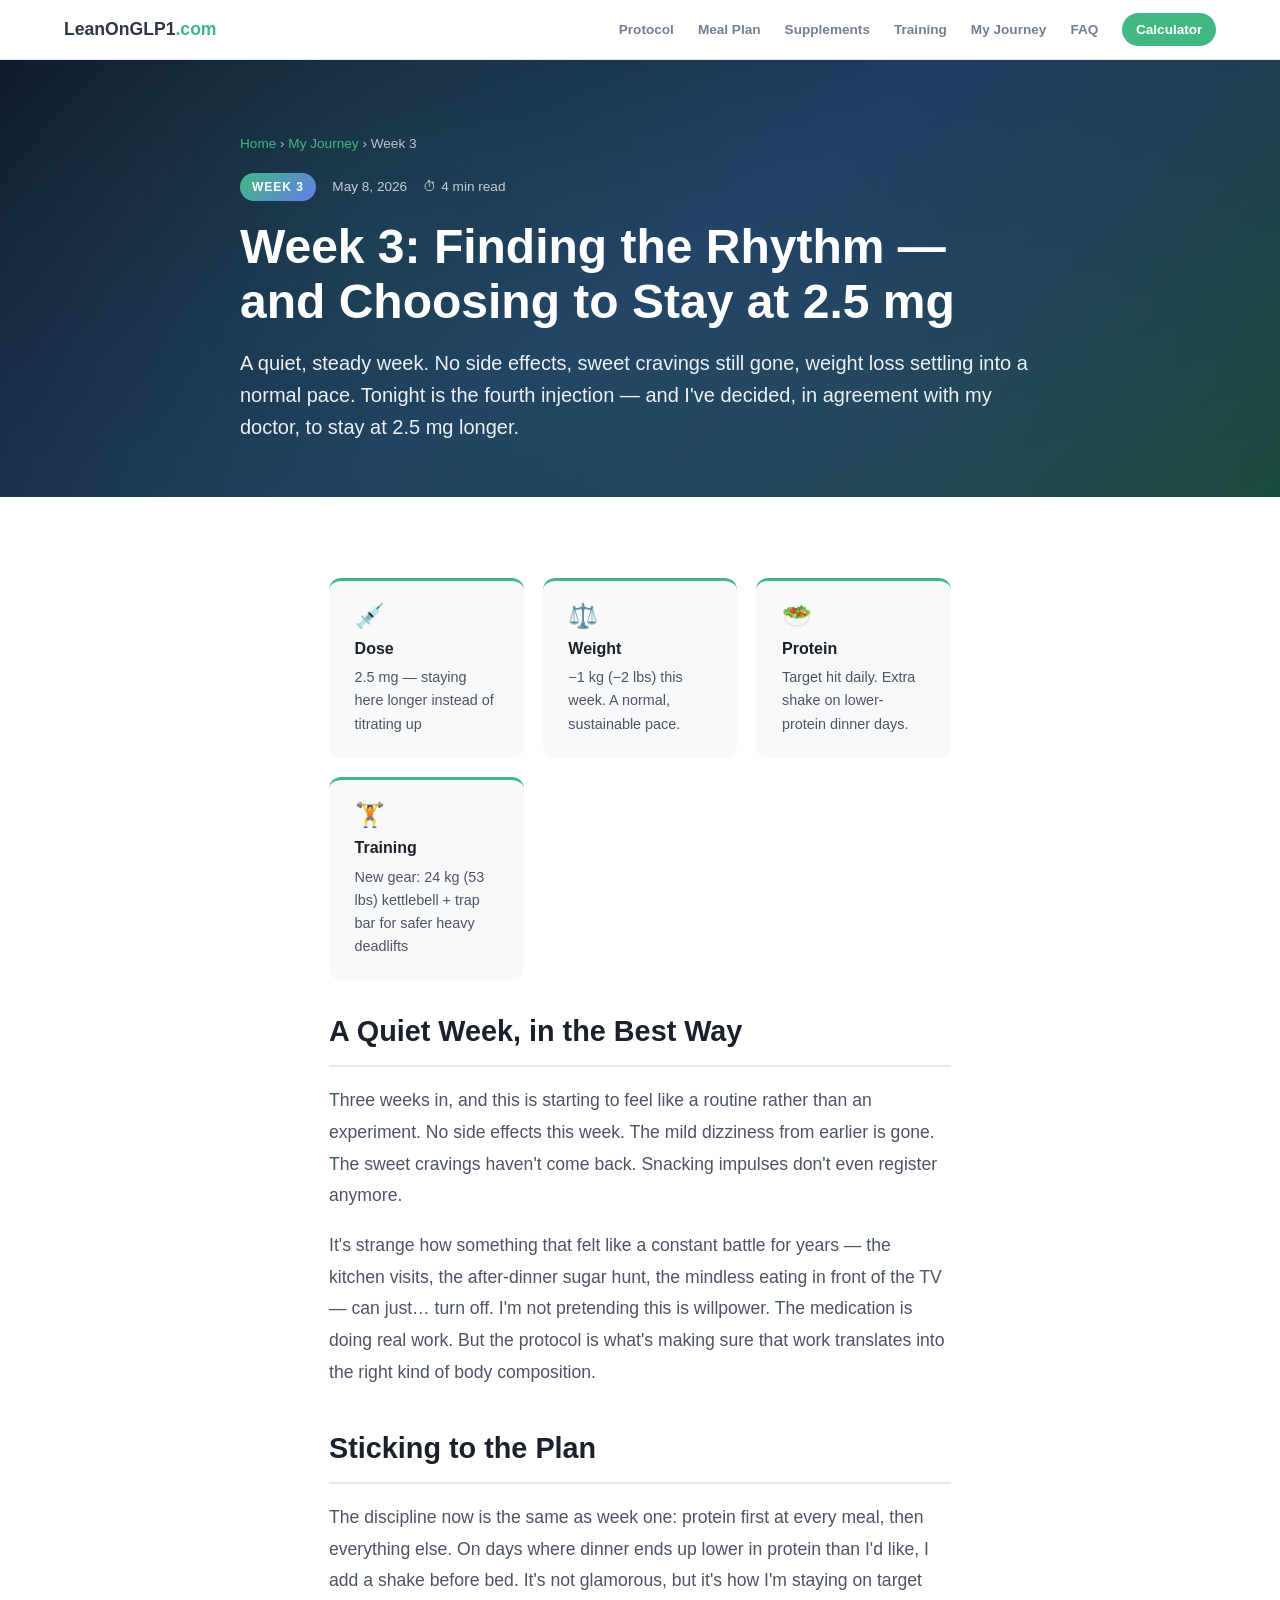
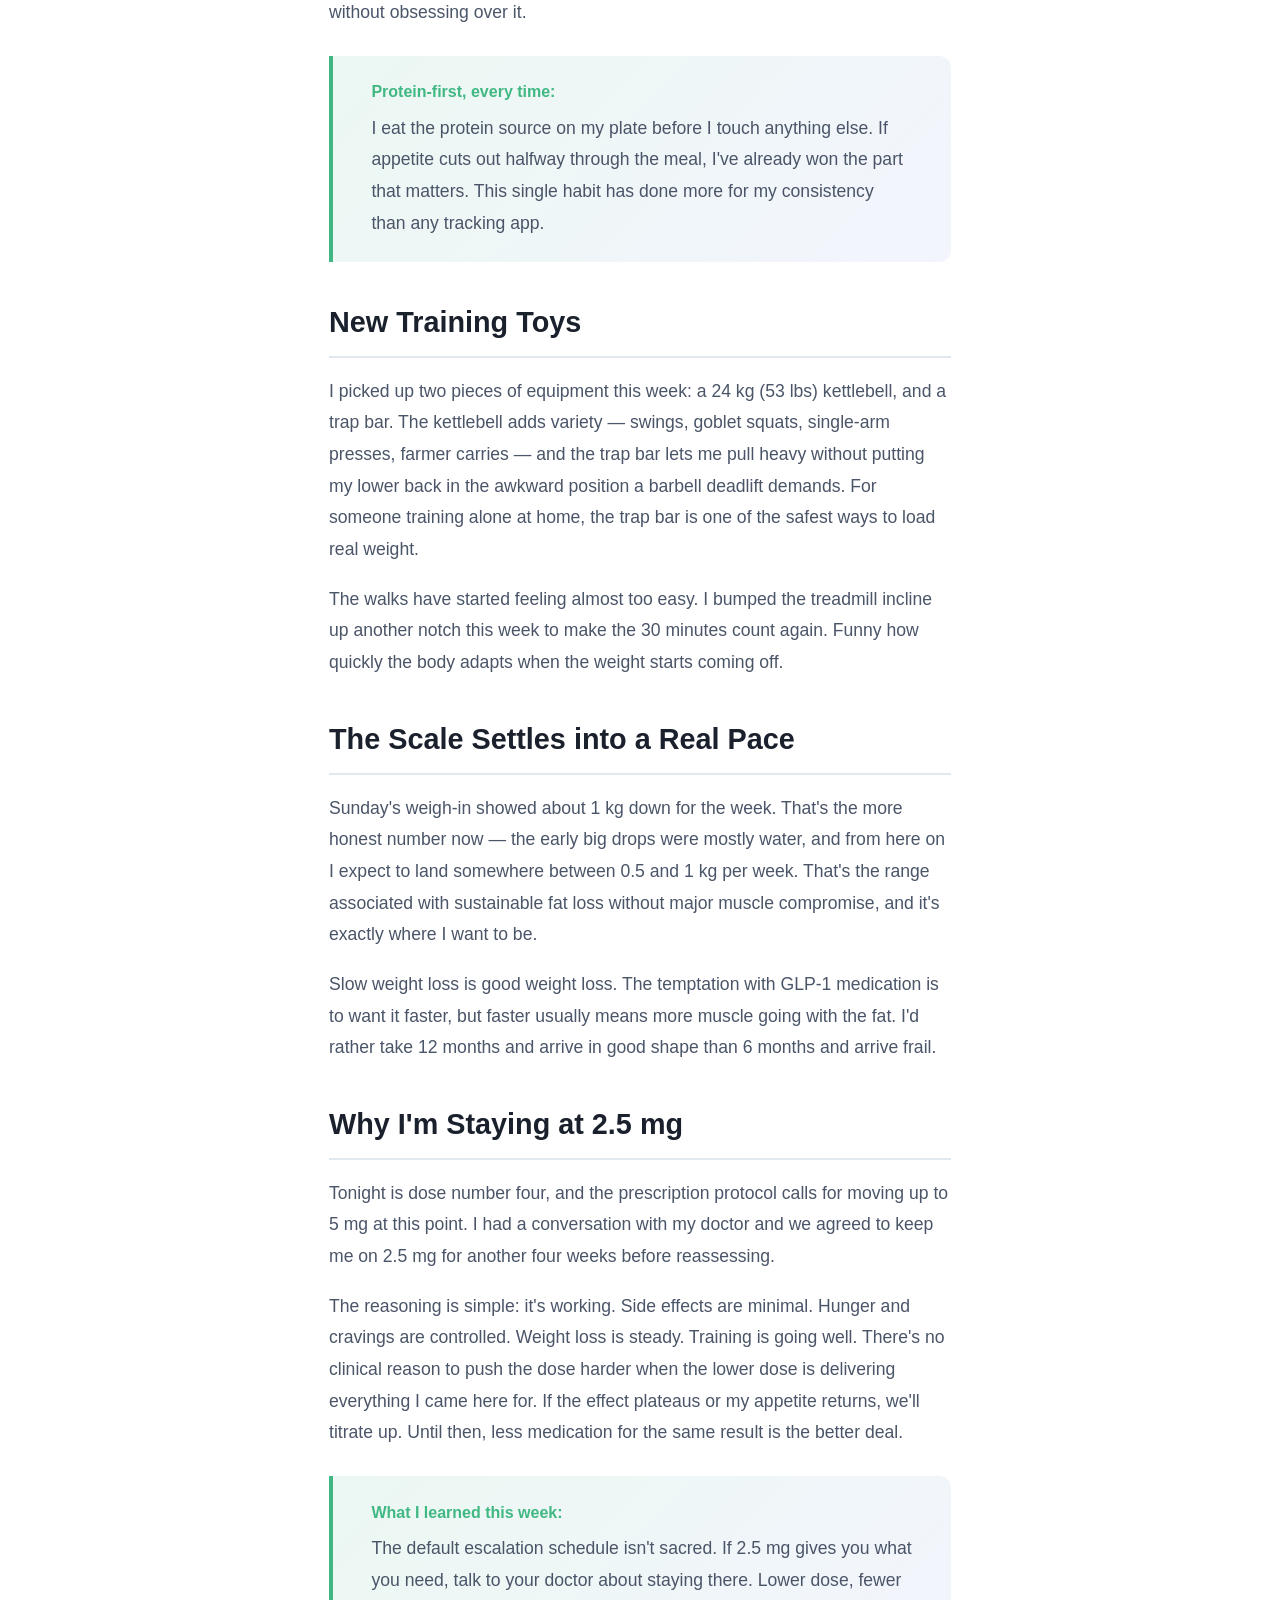
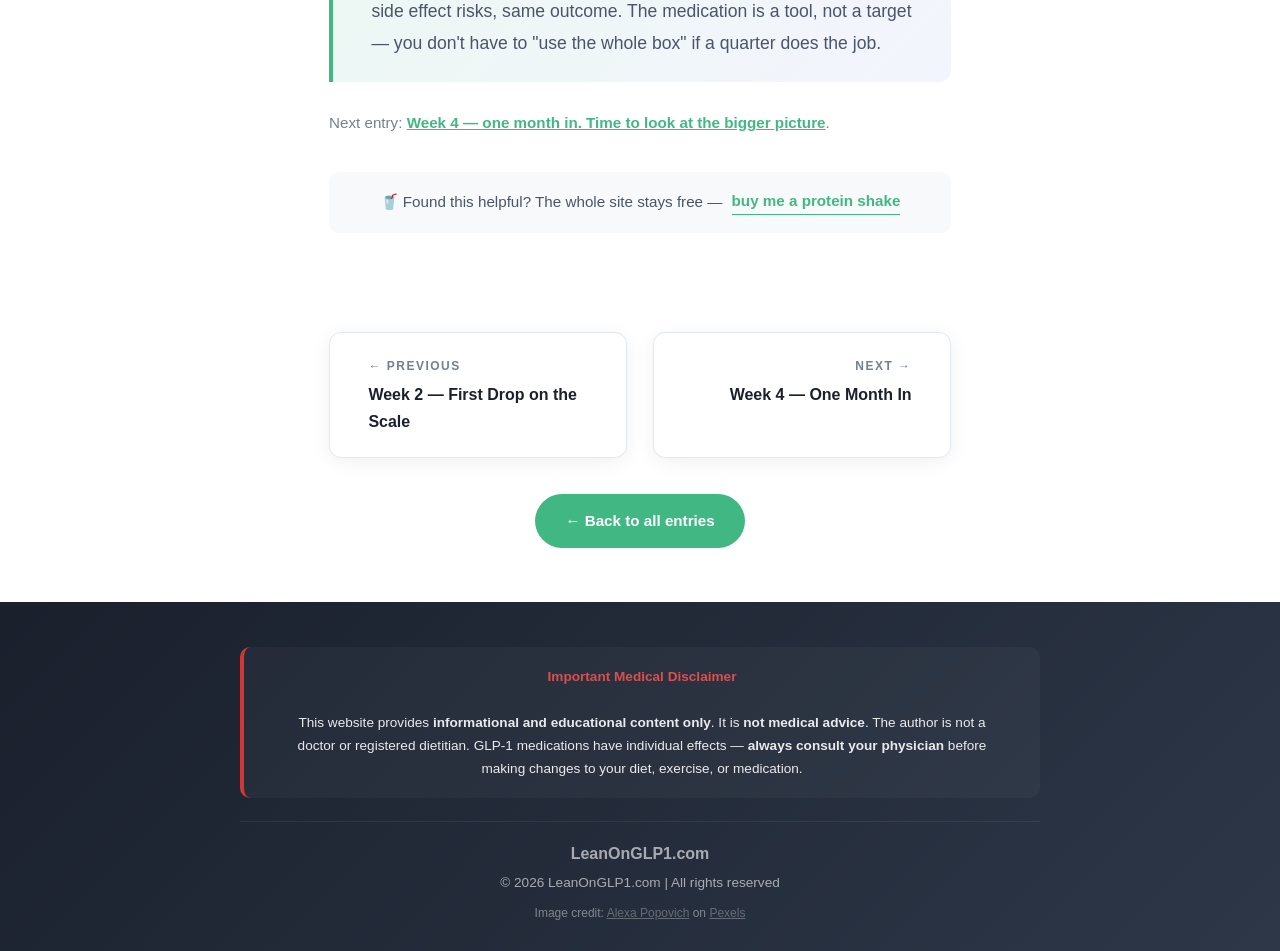
<file: journey/week-3/index.html>
<!DOCTYPE html>
<html lang="en">
<head>
  <script async src="https://www.googletagmanager.com/gtag/js?id=G-G9SBN6G5QV"></script>
  <script>window.dataLayer=window.dataLayer||[];function gtag(){dataLayer.push(arguments);}gtag('js',new Date());gtag('config','G-G9SBN6G5QV');</script>
  <meta charset="UTF-8">
  <meta name="viewport" content="width=device-width, initial-scale=1.0">

  <title>Week 3 on GLP-1: Staying at 2.5 mg Instead of Titrating Up | My GLP-1 Journey | LeanOnGLP1.com</title>
  <meta name="description" content="Week 3 update on GLP-1 treatment. No side effects, cravings still gone, 1 kg down this week. Decision made with doctor to stay at 2.5 mg longer rather than titrate up to 5 mg.">
  <meta name="author" content="LeanOnGLP1.com">
  <meta name="robots" content="index, follow">
  <link rel="canonical" href="https://www.leanonglp1.com/journey/week-3/">

  <meta property="og:title" content="Week 3: Finding the Rhythm — and Choosing to Stay at 2.5 mg">
  <meta property="og:description" content="A quiet, steady week. No side effects, sweet cravings still gone. I've decided to stay at 2.5 mg rather than titrate up.">
  <meta property="og:type" content="article">
  <meta property="og:url" content="https://www.leanonglp1.com/journey/week-3/">
  <meta property="og:site_name" content="LeanOnGLP1.com">
  <meta name="twitter:card" content="summary_large_image">

  <link rel="icon" type="image/svg+xml" href="data:image/svg+xml,%3Csvg xmlns='http://www.w3.org/2000/svg' viewBox='0 0 100 100'%3E%3Crect width='100' height='100' rx='22' fill='%230f172a'/%3E%3Cpath d='M30 50 Q30 30 50 30 Q70 30 70 50 L70 65 Q70 72 63 72 L50 72 L50 60 Q57 60 57 53 Q57 46 50 46 Q43 46 43 53 L43 72 L37 72 Q30 72 30 65 Z' fill='%2341b883'/%3E%3C/svg%3E">
  <meta name="theme-color" content="#0f172a">

  <link rel="stylesheet" href="/journey/journey-style.css">
</head>
<body>

<nav class="sticky-nav">
  <a href="/" class="nav-logo">LeanOnGLP1<span>.com</span></a>
  <div class="nav-links">
    <a href="/#protocol">Protocol</a>
    <a href="/#mealplan">Meal Plan</a>
    <a href="/#supplements">Supplements</a>
    <a href="/#training">Training</a>
    <a href="/#journey">My Journey</a>
    <a href="/#faq">FAQ</a>
    <a href="/#calculator" class="nav-cta">Calculator</a>
  </div>
  <button class="hamburger-btn" id="hamburgerBtn" onclick="toggleMobileMenu()" aria-label="Open menu">
    <span></span><span></span><span></span>
  </button>
</nav>

<div class="mobile-menu" id="mobileMenu">
  <a href="/#protocol">Protocol</a>
  <a href="/#mealplan">Meal Plan</a>
  <a href="/#supplements">Supplements</a>
  <a href="/#training">Training</a>
  <a href="/#journey">My Journey</a>
  <a href="/#faq">FAQ</a>
  <a href="/#calculator" class="mobile-menu-cta">Calculator</a>
</div>

<article>

  <header class="article-hero">
    <div class="article-hero-inner">
      <div class="breadcrumb">
        <a href="/">Home</a> &rsaquo; <a href="/#journey">My Journey</a> &rsaquo; Week 3
      </div>
      <div class="article-meta">
        <span class="article-tag">Week 3</span>
        <span class="article-date">May 8, 2026</span>
        <span class="article-readtime">&#x23F1; 4 min read</span>
      </div>
      <h1>Week 3: Finding the Rhythm &mdash; and Choosing to Stay at 2.5 mg</h1>
      <p class="article-lede">A quiet, steady week. No side effects, sweet cravings still gone, weight loss settling into a normal pace. Tonight is the fourth injection &mdash; and I've decided, in agreement with my doctor, to stay at 2.5 mg longer.</p>
    </div>
  </header>

  <div class="article-body">

    <div class="tip-grid">
      <div class="tip">
        <div class="tip-num">&#x1F489;</div>
        <div class="tip-title">Dose</div>
        <div class="tip-text">2.5 mg &mdash; staying here longer instead of titrating up</div>
      </div>
      <div class="tip">
        <div class="tip-num">&#x2696;&#xFE0F;</div>
        <div class="tip-title">Weight</div>
        <div class="tip-text">&minus;1 kg (&minus;2 lbs) this week. A normal, sustainable pace.</div>
      </div>
      <div class="tip">
        <div class="tip-num">&#x1F957;</div>
        <div class="tip-title">Protein</div>
        <div class="tip-text">Target hit daily. Extra shake on lower-protein dinner days.</div>
      </div>
      <div class="tip">
        <div class="tip-num">&#x1F3CB;&#xFE0F;</div>
        <div class="tip-title">Training</div>
        <div class="tip-text">New gear: 24 kg (53 lbs) kettlebell + trap bar for safer heavy deadlifts</div>
      </div>
    </div>

    <h2>A Quiet Week, in the Best Way</h2>
    <p>Three weeks in, and this is starting to feel like a routine rather than an experiment. No side effects this week. The mild dizziness from earlier is gone. The sweet cravings haven't come back. Snacking impulses don't even register anymore.</p>
    <p>It's strange how something that felt like a constant battle for years &mdash; the kitchen visits, the after-dinner sugar hunt, the mindless eating in front of the TV &mdash; can just&hellip; turn off. I'm not pretending this is willpower. The medication is doing real work. But the protocol is what's making sure that work translates into the right kind of body composition.</p>

    <h2>Sticking to the Plan</h2>
    <p>The discipline now is the same as week one: protein first at every meal, then everything else. On days where dinner ends up lower in protein than I'd like, I add a shake before bed. It's not glamorous, but it's how I'm staying on target without obsessing over it.</p>

    <div class="highlight">
      <strong>Protein-first, every time:</strong>
      <p>I eat the protein source on my plate before I touch anything else. If appetite cuts out halfway through the meal, I've already won the part that matters. This single habit has done more for my consistency than any tracking app.</p>
    </div>

    <h2>New Training Toys</h2>
    <p>I picked up two pieces of equipment this week: a 24 kg (53 lbs) kettlebell, and a trap bar. The kettlebell adds variety &mdash; swings, goblet squats, single-arm presses, farmer carries &mdash; and the trap bar lets me pull heavy without putting my lower back in the awkward position a barbell deadlift demands. For someone training alone at home, the trap bar is one of the safest ways to load real weight.</p>
    <p>The walks have started feeling almost too easy. I bumped the treadmill incline up another notch this week to make the 30 minutes count again. Funny how quickly the body adapts when the weight starts coming off.</p>

    <h2>The Scale Settles into a Real Pace</h2>
    <p>Sunday's weigh-in showed about 1 kg down for the week. That's the more honest number now &mdash; the early big drops were mostly water, and from here on I expect to land somewhere between 0.5 and 1 kg per week. That's the range associated with sustainable fat loss without major muscle compromise, and it's exactly where I want to be.</p>
    <p>Slow weight loss is good weight loss. The temptation with GLP-1 medication is to want it faster, but faster usually means more muscle going with the fat. I'd rather take 12 months and arrive in good shape than 6 months and arrive frail.</p>

    <h2>Why I'm Staying at 2.5 mg</h2>
    <p>Tonight is dose number four, and the prescription protocol calls for moving up to 5 mg at this point. I had a conversation with my doctor and we agreed to keep me on 2.5 mg for another four weeks before reassessing.</p>
    <p>The reasoning is simple: it's working. Side effects are minimal. Hunger and cravings are controlled. Weight loss is steady. Training is going well. There's no clinical reason to push the dose harder when the lower dose is delivering everything I came here for. If the effect plateaus or my appetite returns, we'll titrate up. Until then, less medication for the same result is the better deal.</p>

    <div class="highlight">
      <strong>What I learned this week:</strong>
      <p>The default escalation schedule isn't sacred. If 2.5 mg gives you what you need, talk to your doctor about staying there. Lower dose, fewer side effect risks, same outcome. The medication is a tool, not a target &mdash; you don't have to "use the whole box" if a quarter does the job.</p>
    </div>

    <p style="color:var(--text-muted);font-size:0.95rem;">Next entry: <a href="/journey/week-4/" style="color:var(--accent);font-weight:700;">Week 4 &mdash; one month in. Time to look at the bigger picture</a>.</p>

    <div class="tip-jar">
      <span>&#x1F964; Found this helpful? The whole site stays free &mdash;</span>
      <a href="https://buymeacoffee.com/leanonglp1" target="_blank" rel="noopener">buy me a protein shake</a>
    </div>

  </div>

  <nav class="article-nav">
    <a href="/journey/week-2/">
      <div class="article-nav-label">&larr; Previous</div>
      <div class="article-nav-title">Week 2 &mdash; First Drop on the Scale</div>
    </a>
    <a href="/journey/week-4/" class="article-nav-next">
      <div class="article-nav-label">Next &rarr;</div>
      <div class="article-nav-title">Week 4 &mdash; One Month In</div>
    </a>
  </nav>

  <div class="back-to-all">
    <a href="/#journey">&larr; Back to all entries</a>
  </div>

</article>

<footer class="footer">
  <div class="footer-content">
    <div class="disclaimer">
      <strong style="color:#ef5350;">Important Medical Disclaimer</strong><br><br>
      This website provides <strong>informational and educational content only</strong>. It is <strong>not medical advice</strong>. The author is not a doctor or registered dietitian. GLP-1 medications have individual effects &mdash; <strong>always consult your physician</strong> before making changes to your diet, exercise, or medication.
    </div>
    <div class="footer-bottom">
      <div style="font-weight:700;font-size:1rem;margin-bottom:0.5vh;">LeanOnGLP1.com</div>
      &copy; 2026 LeanOnGLP1.com | All rights reserved
      <div style="margin-top:1vh;font-size:0.75rem;opacity:0.7;">Image credit: <a href="https://www.pexels.com/@alexapopovich/" target="_blank" rel="noopener" style="color:rgba(255,255,255,0.7);text-decoration:underline;">Alexa Popovich</a> on <a href="https://www.pexels.com" target="_blank" rel="noopener" style="color:rgba(255,255,255,0.7);text-decoration:underline;">Pexels</a></div>
    </div>
  </div>
</footer>

<script>
function toggleMobileMenu(){
  var menu=document.getElementById('mobileMenu');
  var btn=document.getElementById('hamburgerBtn');
  menu.classList.toggle('open');
  btn.classList.toggle('open');
}

/* ==================== GOOGLE ANALYTICS EVENT TRACKING ==================== */

/* Track BMAC (donation) clicks */
document.querySelectorAll('a[href*="buymeacoffee.com"]').forEach(function(link) {
  link.addEventListener('click', function() {
    gtag('event', 'bmac_click', {
      'event_category': 'conversion',
      'event_label': 'Buy Me a Protein Shake (journey entry)'
    });
  });
});

/* Track prev/next navigation between entries */
document.querySelectorAll('.article-nav a').forEach(function(link) {
  link.addEventListener('click', function() {
    var title = this.querySelector('.article-nav-title');
    gtag('event', 'journey_navigation', {
      'event_category': 'engagement',
      'event_label': title ? title.textContent : 'unknown'
    });
  });
});

/* Scroll depth on journey entries */
var scrollMarks = {25: false, 50: false, 75: false, 100: false};
window.addEventListener('scroll', function() {
  var scrollPct = Math.round((window.scrollY + window.innerHeight) / document.body.scrollHeight * 100);
  [25, 50, 75, 100].forEach(function(mark) {
    if (scrollPct >= mark && !scrollMarks[mark]) {
      scrollMarks[mark] = true;
      gtag('event', 'scroll_depth', {
        'event_category': 'engagement',
        'event_label': 'journey_' + mark + '%',
        'value': mark
      });
    }
  });
});

/* Time on journey page - reading time indicator */
[30, 60, 180].forEach(function(seconds) {
  setTimeout(function() {
    gtag('event', 'time_on_journey', {
      'event_category': 'engagement',
      'event_label': seconds + 's',
      'value': seconds
    });
  }, seconds * 1000);
});

</script>

<script type="application/ld+json">
{"@context":"https://schema.org","@type":"BlogPosting","headline":"Week 3: Finding the Rhythm — and Choosing to Stay at 2.5 mg","datePublished":"2026-05-08","dateModified":"2026-05-08","description":"Week 3 update on GLP-1 treatment. No side effects, sweet cravings still suppressed, 1 kg down this week. Decision made with doctor to stay at 2.5 mg longer rather than titrate up.","url":"https://www.leanonglp1.com/journey/week-3/","author":{"@type":"Person","name":"Anonymous"},"publisher":{"@type":"Organization","name":"LeanOnGLP1.com","url":"https://www.leanonglp1.com"},"mainEntityOfPage":{"@type":"WebPage","@id":"https://www.leanonglp1.com/journey/week-3/"},"keywords":"GLP-1 week 3, Mounjaro 2.5 mg long term, GLP-1 titration decision, low dose GLP-1, sustainable weight loss"}
</script>

</body>
</html>
</file>
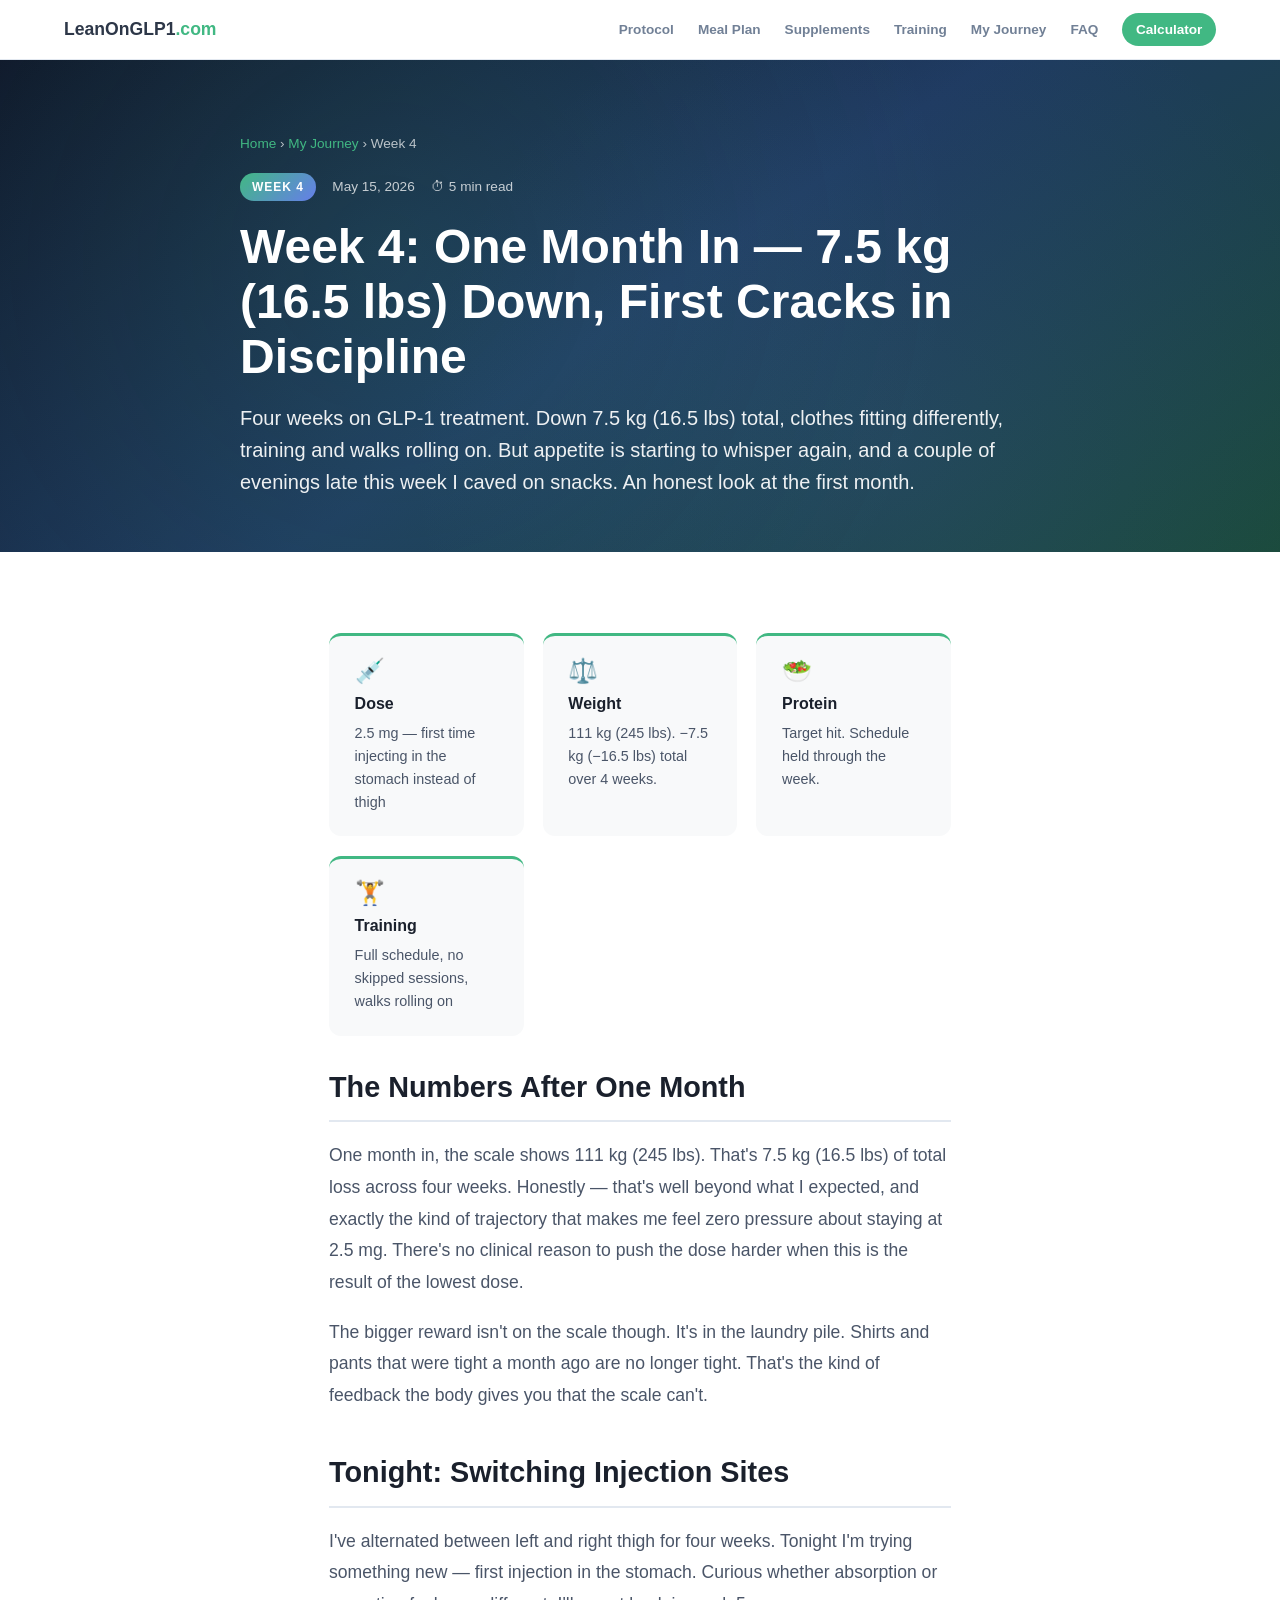
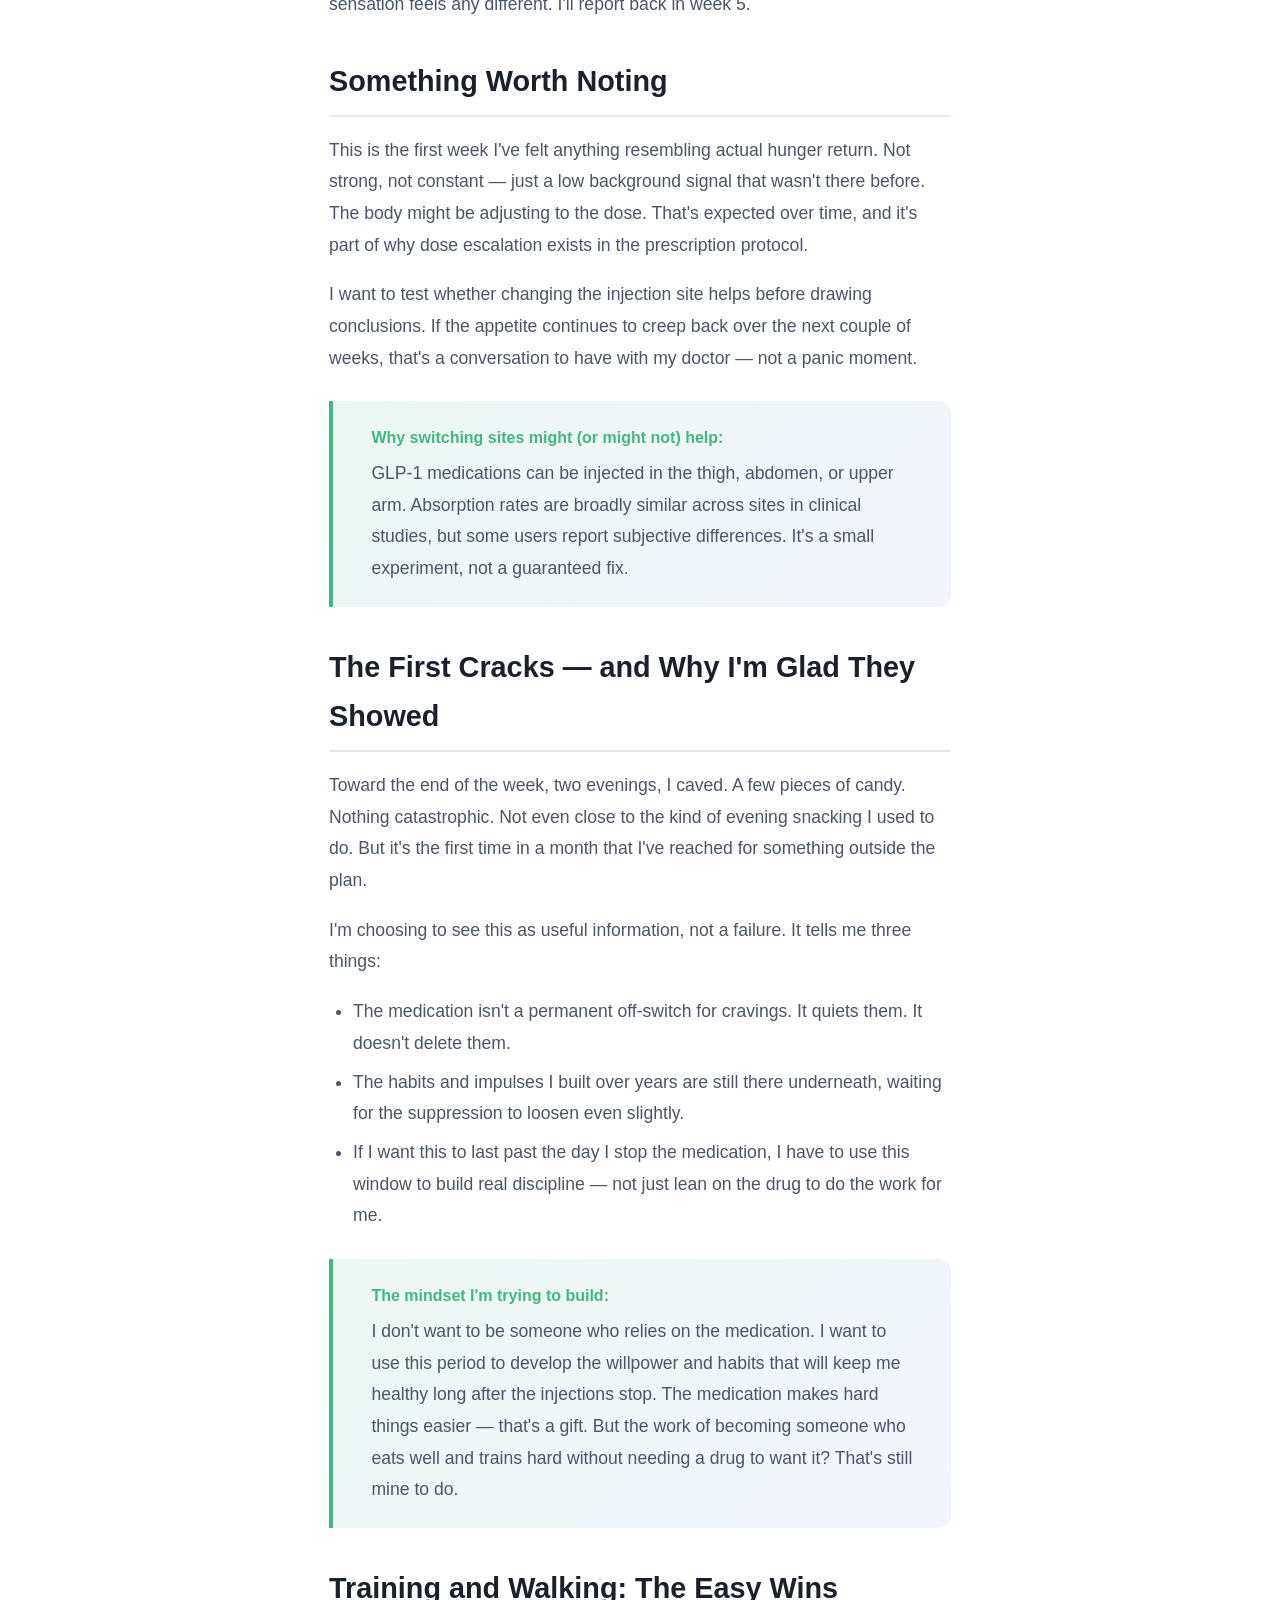
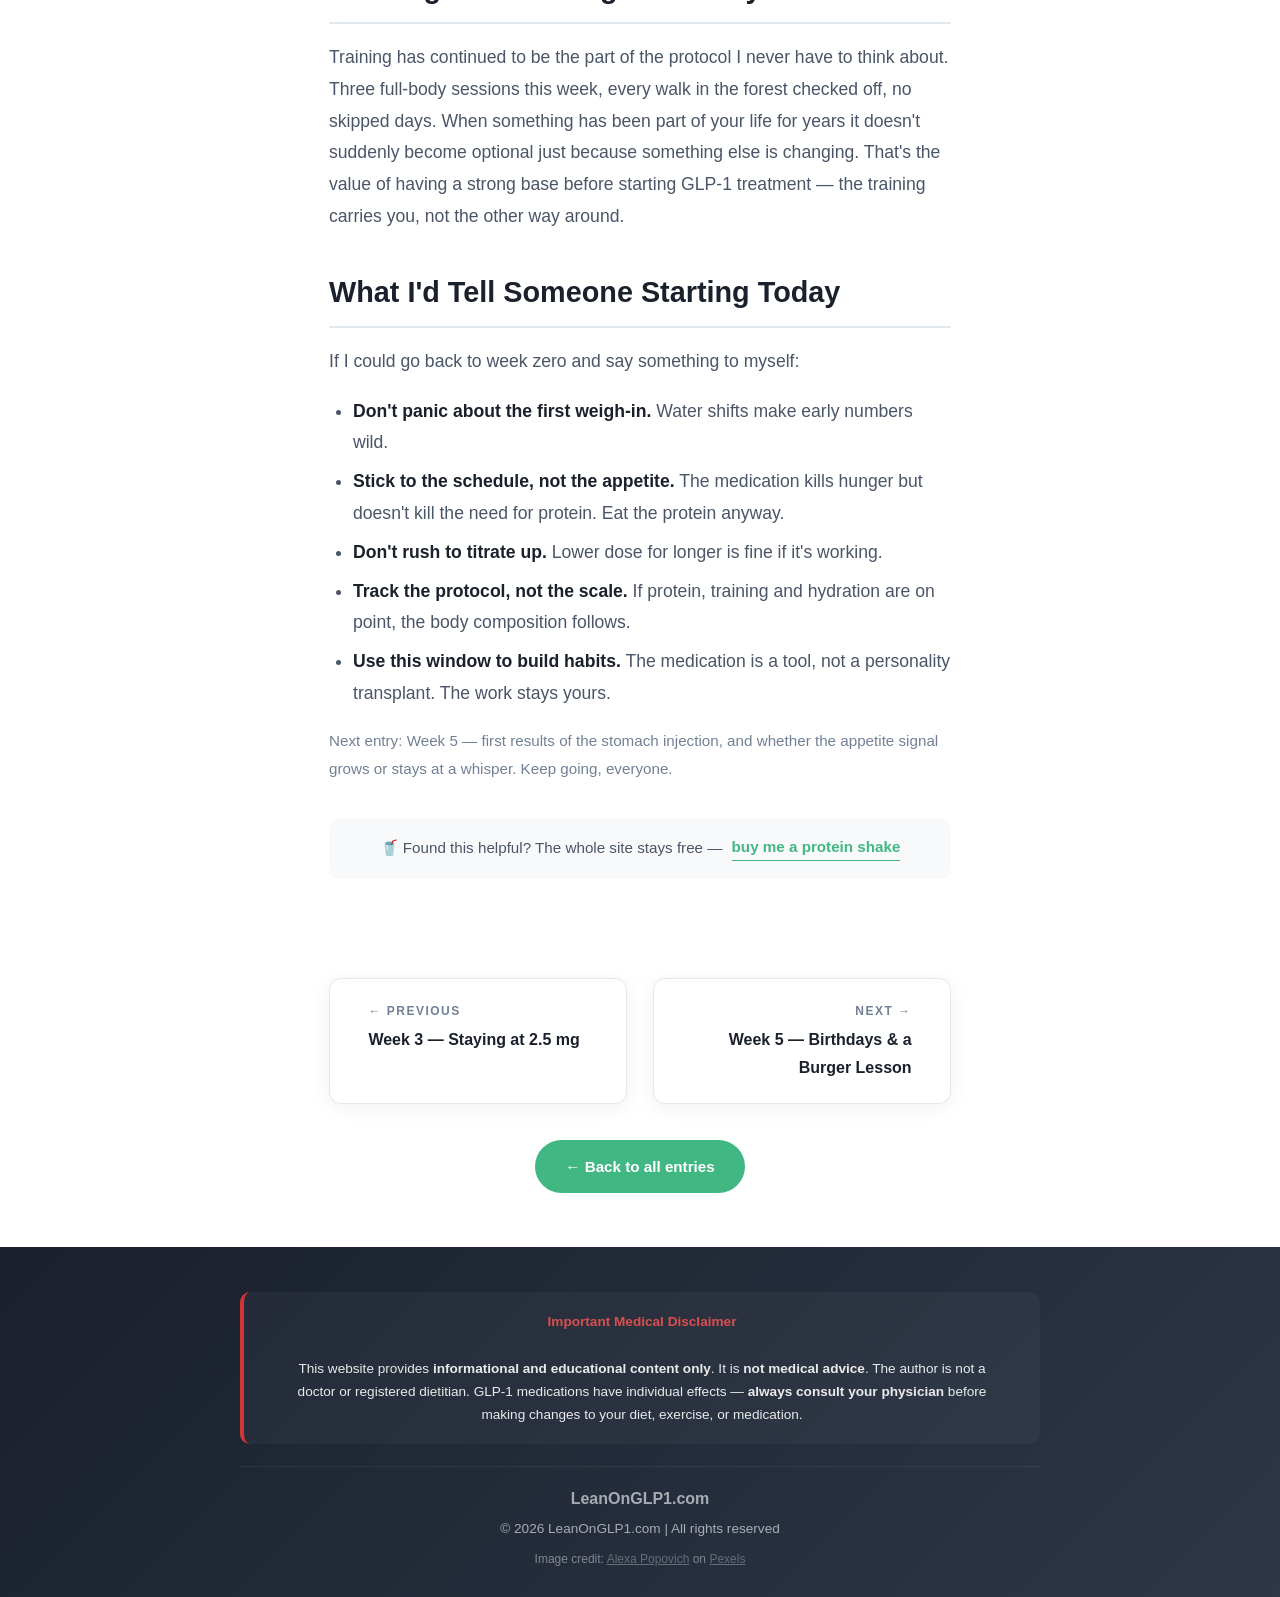
<file: journey/week-4/index.html>
<!DOCTYPE html>
<html lang="en">
<head>
  <script async src="https://www.googletagmanager.com/gtag/js?id=G-G9SBN6G5QV"></script>
  <script>window.dataLayer=window.dataLayer||[];function gtag(){dataLayer.push(arguments);}gtag('js',new Date());gtag('config','G-G9SBN6G5QV');</script>
  <meta charset="UTF-8">
  <meta name="viewport" content="width=device-width, initial-scale=1.0">

  <title>Week 4 on GLP-1: 7.5 kg Down After One Month at 2.5 mg | My GLP-1 Journey | LeanOnGLP1.com</title>
  <meta name="description" content="One month review on GLP-1 treatment at 2.5 mg: 7.5 kg (16.5 lbs) down, clothes fitting differently, training schedule held. First signs of returning appetite and honest reflections.">
  <meta name="author" content="LeanOnGLP1.com">
  <meta name="robots" content="index, follow">
  <link rel="canonical" href="https://www.leanonglp1.com/journey/week-4/">

  <meta property="og:title" content="Week 4: One Month In — 7.5 kg (16.5 lbs) Down, First Cracks in Discipline">
  <meta property="og:description" content="Four weeks on GLP-1 treatment. Down 7.5 kg total, clothes fitting differently, training rolling on. An honest one-month report.">
  <meta property="og:type" content="article">
  <meta property="og:url" content="https://www.leanonglp1.com/journey/week-4/">
  <meta property="og:site_name" content="LeanOnGLP1.com">
  <meta name="twitter:card" content="summary_large_image">

  <link rel="icon" type="image/svg+xml" href="data:image/svg+xml,%3Csvg xmlns='http://www.w3.org/2000/svg' viewBox='0 0 100 100'%3E%3Crect width='100' height='100' rx='22' fill='%230f172a'/%3E%3Cpath d='M30 50 Q30 30 50 30 Q70 30 70 50 L70 65 Q70 72 63 72 L50 72 L50 60 Q57 60 57 53 Q57 46 50 46 Q43 46 43 53 L43 72 L37 72 Q30 72 30 65 Z' fill='%2341b883'/%3E%3C/svg%3E">
  <meta name="theme-color" content="#0f172a">

  <link rel="stylesheet" href="/journey/journey-style.css">
</head>
<body>

<nav class="sticky-nav">
  <a href="/" class="nav-logo">LeanOnGLP1<span>.com</span></a>
  <div class="nav-links">
    <a href="/#protocol">Protocol</a>
    <a href="/#mealplan">Meal Plan</a>
    <a href="/#supplements">Supplements</a>
    <a href="/#training">Training</a>
    <a href="/#journey">My Journey</a>
    <a href="/#faq">FAQ</a>
    <a href="/#calculator" class="nav-cta">Calculator</a>
  </div>
  <button class="hamburger-btn" id="hamburgerBtn" onclick="toggleMobileMenu()" aria-label="Open menu">
    <span></span><span></span><span></span>
  </button>
</nav>

<div class="mobile-menu" id="mobileMenu">
  <a href="/#protocol">Protocol</a>
  <a href="/#mealplan">Meal Plan</a>
  <a href="/#supplements">Supplements</a>
  <a href="/#training">Training</a>
  <a href="/#journey">My Journey</a>
  <a href="/#faq">FAQ</a>
  <a href="/#calculator" class="mobile-menu-cta">Calculator</a>
</div>

<article>

  <header class="article-hero">
    <div class="article-hero-inner">
      <div class="breadcrumb">
        <a href="/">Home</a> &rsaquo; <a href="/#journey">My Journey</a> &rsaquo; Week 4
      </div>
      <div class="article-meta">
        <span class="article-tag">Week 4</span>
        <span class="article-date">May 15, 2026</span>
        <span class="article-readtime">&#x23F1; 5 min read</span>
      </div>
      <h1>Week 4: One Month In &mdash; 7.5 kg (16.5 lbs) Down, First Cracks in Discipline</h1>
      <p class="article-lede">Four weeks on GLP-1 treatment. Down 7.5 kg (16.5 lbs) total, clothes fitting differently, training and walks rolling on. But appetite is starting to whisper again, and a couple of evenings late this week I caved on snacks. An honest look at the first month.</p>
    </div>
  </header>

  <div class="article-body">

    <div class="tip-grid">
      <div class="tip">
        <div class="tip-num">&#x1F489;</div>
        <div class="tip-title">Dose</div>
        <div class="tip-text">2.5 mg &mdash; first time injecting in the stomach instead of thigh</div>
      </div>
      <div class="tip">
        <div class="tip-num">&#x2696;&#xFE0F;</div>
        <div class="tip-title">Weight</div>
        <div class="tip-text">111 kg (245 lbs). &minus;7.5 kg (&minus;16.5 lbs) total over 4 weeks.</div>
      </div>
      <div class="tip">
        <div class="tip-num">&#x1F957;</div>
        <div class="tip-title">Protein</div>
        <div class="tip-text">Target hit. Schedule held through the week.</div>
      </div>
      <div class="tip">
        <div class="tip-num">&#x1F3CB;&#xFE0F;</div>
        <div class="tip-title">Training</div>
        <div class="tip-text">Full schedule, no skipped sessions, walks rolling on</div>
      </div>
    </div>

    <h2>The Numbers After One Month</h2>
    <p>One month in, the scale shows 111 kg (245 lbs). That's 7.5 kg (16.5 lbs) of total loss across four weeks. Honestly &mdash; that's well beyond what I expected, and exactly the kind of trajectory that makes me feel zero pressure about staying at 2.5 mg. There's no clinical reason to push the dose harder when this is the result of the lowest dose.</p>
    <p>The bigger reward isn't on the scale though. It's in the laundry pile. Shirts and pants that were tight a month ago are no longer tight. That's the kind of feedback the body gives you that the scale can't.</p>

    <h2>Tonight: Switching Injection Sites</h2>
    <p>I've alternated between left and right thigh for four weeks. Tonight I'm trying something new &mdash; first injection in the stomach. Curious whether absorption or sensation feels any different. I'll report back in week 5.</p>

    <h2>Something Worth Noting</h2>
    <p>This is the first week I've felt anything resembling actual hunger return. Not strong, not constant &mdash; just a low background signal that wasn't there before. The body might be adjusting to the dose. That's expected over time, and it's part of why dose escalation exists in the prescription protocol.</p>
    <p>I want to test whether changing the injection site helps before drawing conclusions. If the appetite continues to creep back over the next couple of weeks, that's a conversation to have with my doctor &mdash; not a panic moment.</p>

    <div class="highlight">
      <strong>Why switching sites might (or might not) help:</strong>
      <p>GLP-1 medications can be injected in the thigh, abdomen, or upper arm. Absorption rates are broadly similar across sites in clinical studies, but some users report subjective differences. It's a small experiment, not a guaranteed fix.</p>
    </div>

    <h2>The First Cracks &mdash; and Why I'm Glad They Showed</h2>
    <p>Toward the end of the week, two evenings, I caved. A few pieces of candy. Nothing catastrophic. Not even close to the kind of evening snacking I used to do. But it's the first time in a month that I've reached for something outside the plan.</p>
    <p>I'm choosing to see this as useful information, not a failure. It tells me three things:</p>
    <ul>
      <li>The medication isn't a permanent off-switch for cravings. It quiets them. It doesn't delete them.</li>
      <li>The habits and impulses I built over years are still there underneath, waiting for the suppression to loosen even slightly.</li>
      <li>If I want this to last past the day I stop the medication, I have to use this window to build real discipline &mdash; not just lean on the drug to do the work for me.</li>
    </ul>

    <div class="highlight">
      <strong>The mindset I'm trying to build:</strong>
      <p>I don't want to be someone who relies on the medication. I want to use this period to develop the willpower and habits that will keep me healthy long after the injections stop. The medication makes hard things easier &mdash; that's a gift. But the work of becoming someone who eats well and trains hard without needing a drug to want it? That's still mine to do.</p>
    </div>

    <h2>Training and Walking: The Easy Wins</h2>
    <p>Training has continued to be the part of the protocol I never have to think about. Three full-body sessions this week, every walk in the forest checked off, no skipped days. When something has been part of your life for years it doesn't suddenly become optional just because something else is changing. That's the value of having a strong base before starting GLP-1 treatment &mdash; the training carries you, not the other way around.</p>

    <h2>What I'd Tell Someone Starting Today</h2>
    <p>If I could go back to week zero and say something to myself:</p>
    <ul>
      <li><strong>Don't panic about the first weigh-in.</strong> Water shifts make early numbers wild.</li>
      <li><strong>Stick to the schedule, not the appetite.</strong> The medication kills hunger but doesn't kill the need for protein. Eat the protein anyway.</li>
      <li><strong>Don't rush to titrate up.</strong> Lower dose for longer is fine if it's working.</li>
      <li><strong>Track the protocol, not the scale.</strong> If protein, training and hydration are on point, the body composition follows.</li>
      <li><strong>Use this window to build habits.</strong> The medication is a tool, not a personality transplant. The work stays yours.</li>
    </ul>

    <p style="color:var(--text-muted);font-size:0.95rem;">Next entry: Week 5 &mdash; first results of the stomach injection, and whether the appetite signal grows or stays at a whisper. Keep going, everyone.</p>

    <div class="tip-jar">
      <span>&#x1F964; Found this helpful? The whole site stays free &mdash;</span>
      <a href="https://buymeacoffee.com/leanonglp1" target="_blank" rel="noopener">buy me a protein shake</a>
    </div>

  </div>

  <nav class="article-nav">
    <a href="/journey/week-3/">
      <div class="article-nav-label">&larr; Previous</div>
      <div class="article-nav-title">Week 3 &mdash; Staying at 2.5 mg</div>
    </a>
    <a href="/journey/week-5/" class="article-nav-next">
      <div class="article-nav-label">Next &rarr;</div>
      <div class="article-nav-title">Week 5 &mdash; Birthdays &amp; a Burger Lesson</div>
    </a>
  </nav>

  <div class="back-to-all">
    <a href="/#journey">&larr; Back to all entries</a>
  </div>

</article>

<footer class="footer">
  <div class="footer-content">
    <div class="disclaimer">
      <strong style="color:#ef5350;">Important Medical Disclaimer</strong><br><br>
      This website provides <strong>informational and educational content only</strong>. It is <strong>not medical advice</strong>. The author is not a doctor or registered dietitian. GLP-1 medications have individual effects &mdash; <strong>always consult your physician</strong> before making changes to your diet, exercise, or medication.
    </div>
    <div class="footer-bottom">
      <div style="font-weight:700;font-size:1rem;margin-bottom:0.5vh;">LeanOnGLP1.com</div>
      &copy; 2026 LeanOnGLP1.com | All rights reserved
      <div style="margin-top:1vh;font-size:0.75rem;opacity:0.7;">Image credit: <a href="https://www.pexels.com/@alexapopovich/" target="_blank" rel="noopener" style="color:rgba(255,255,255,0.7);text-decoration:underline;">Alexa Popovich</a> on <a href="https://www.pexels.com" target="_blank" rel="noopener" style="color:rgba(255,255,255,0.7);text-decoration:underline;">Pexels</a></div>
    </div>
  </div>
</footer>

<script>
function toggleMobileMenu(){
  var menu=document.getElementById('mobileMenu');
  var btn=document.getElementById('hamburgerBtn');
  menu.classList.toggle('open');
  btn.classList.toggle('open');
}

/* ==================== GOOGLE ANALYTICS EVENT TRACKING ==================== */

/* Track BMAC (donation) clicks */
document.querySelectorAll('a[href*="buymeacoffee.com"]').forEach(function(link) {
  link.addEventListener('click', function() {
    gtag('event', 'bmac_click', {
      'event_category': 'conversion',
      'event_label': 'Buy Me a Protein Shake (journey entry)'
    });
  });
});

/* Track prev/next navigation between entries */
document.querySelectorAll('.article-nav a').forEach(function(link) {
  link.addEventListener('click', function() {
    var title = this.querySelector('.article-nav-title');
    gtag('event', 'journey_navigation', {
      'event_category': 'engagement',
      'event_label': title ? title.textContent : 'unknown'
    });
  });
});

/* Scroll depth on journey entries */
var scrollMarks = {25: false, 50: false, 75: false, 100: false};
window.addEventListener('scroll', function() {
  var scrollPct = Math.round((window.scrollY + window.innerHeight) / document.body.scrollHeight * 100);
  [25, 50, 75, 100].forEach(function(mark) {
    if (scrollPct >= mark && !scrollMarks[mark]) {
      scrollMarks[mark] = true;
      gtag('event', 'scroll_depth', {
        'event_category': 'engagement',
        'event_label': 'journey_' + mark + '%',
        'value': mark
      });
    }
  });
});

/* Time on journey page - reading time indicator */
[30, 60, 180].forEach(function(seconds) {
  setTimeout(function() {
    gtag('event', 'time_on_journey', {
      'event_category': 'engagement',
      'event_label': seconds + 's',
      'value': seconds
    });
  }, seconds * 1000);
});

</script>

<script type="application/ld+json">
{"@context":"https://schema.org","@type":"BlogPosting","headline":"Week 4: One Month In — 7.5 kg (16.5 lbs) Down, First Cracks in Discipline","datePublished":"2026-05-15","dateModified":"2026-05-15","description":"One month review on GLP-1 treatment at 2.5 mg. Down 7.5 kg total, clothes fitting differently, training schedule held. First signs of returning appetite and a couple of off-protocol evenings.","url":"https://www.leanonglp1.com/journey/week-4/","author":{"@type":"Person","name":"Anonymous"},"publisher":{"@type":"Organization","name":"LeanOnGLP1.com","url":"https://www.leanonglp1.com"},"mainEntityOfPage":{"@type":"WebPage","@id":"https://www.leanonglp1.com/journey/week-4/"},"keywords":"GLP-1 one month results, Mounjaro 4 weeks weight loss, GLP-1 appetite return, low dose GLP-1 long term, GLP-1 discipline mindset"}
</script>

</body>
</html>
</file>
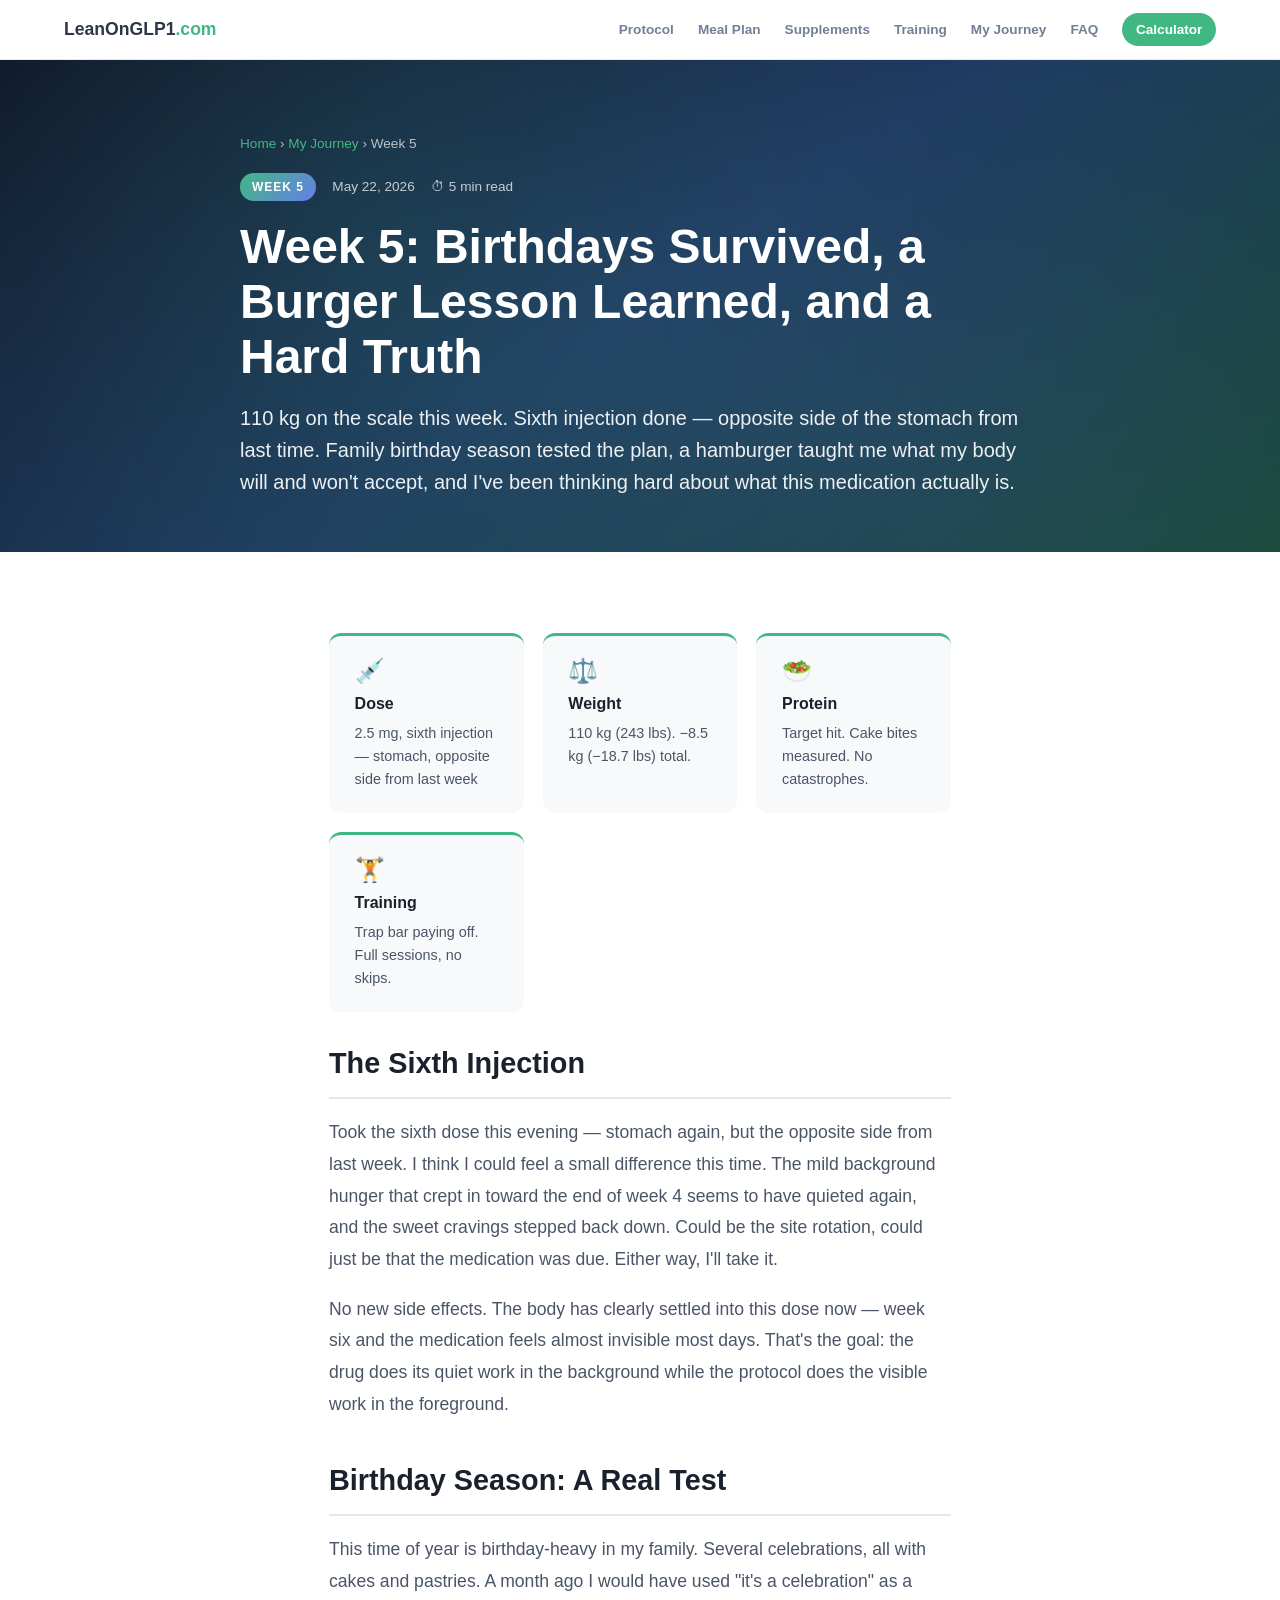
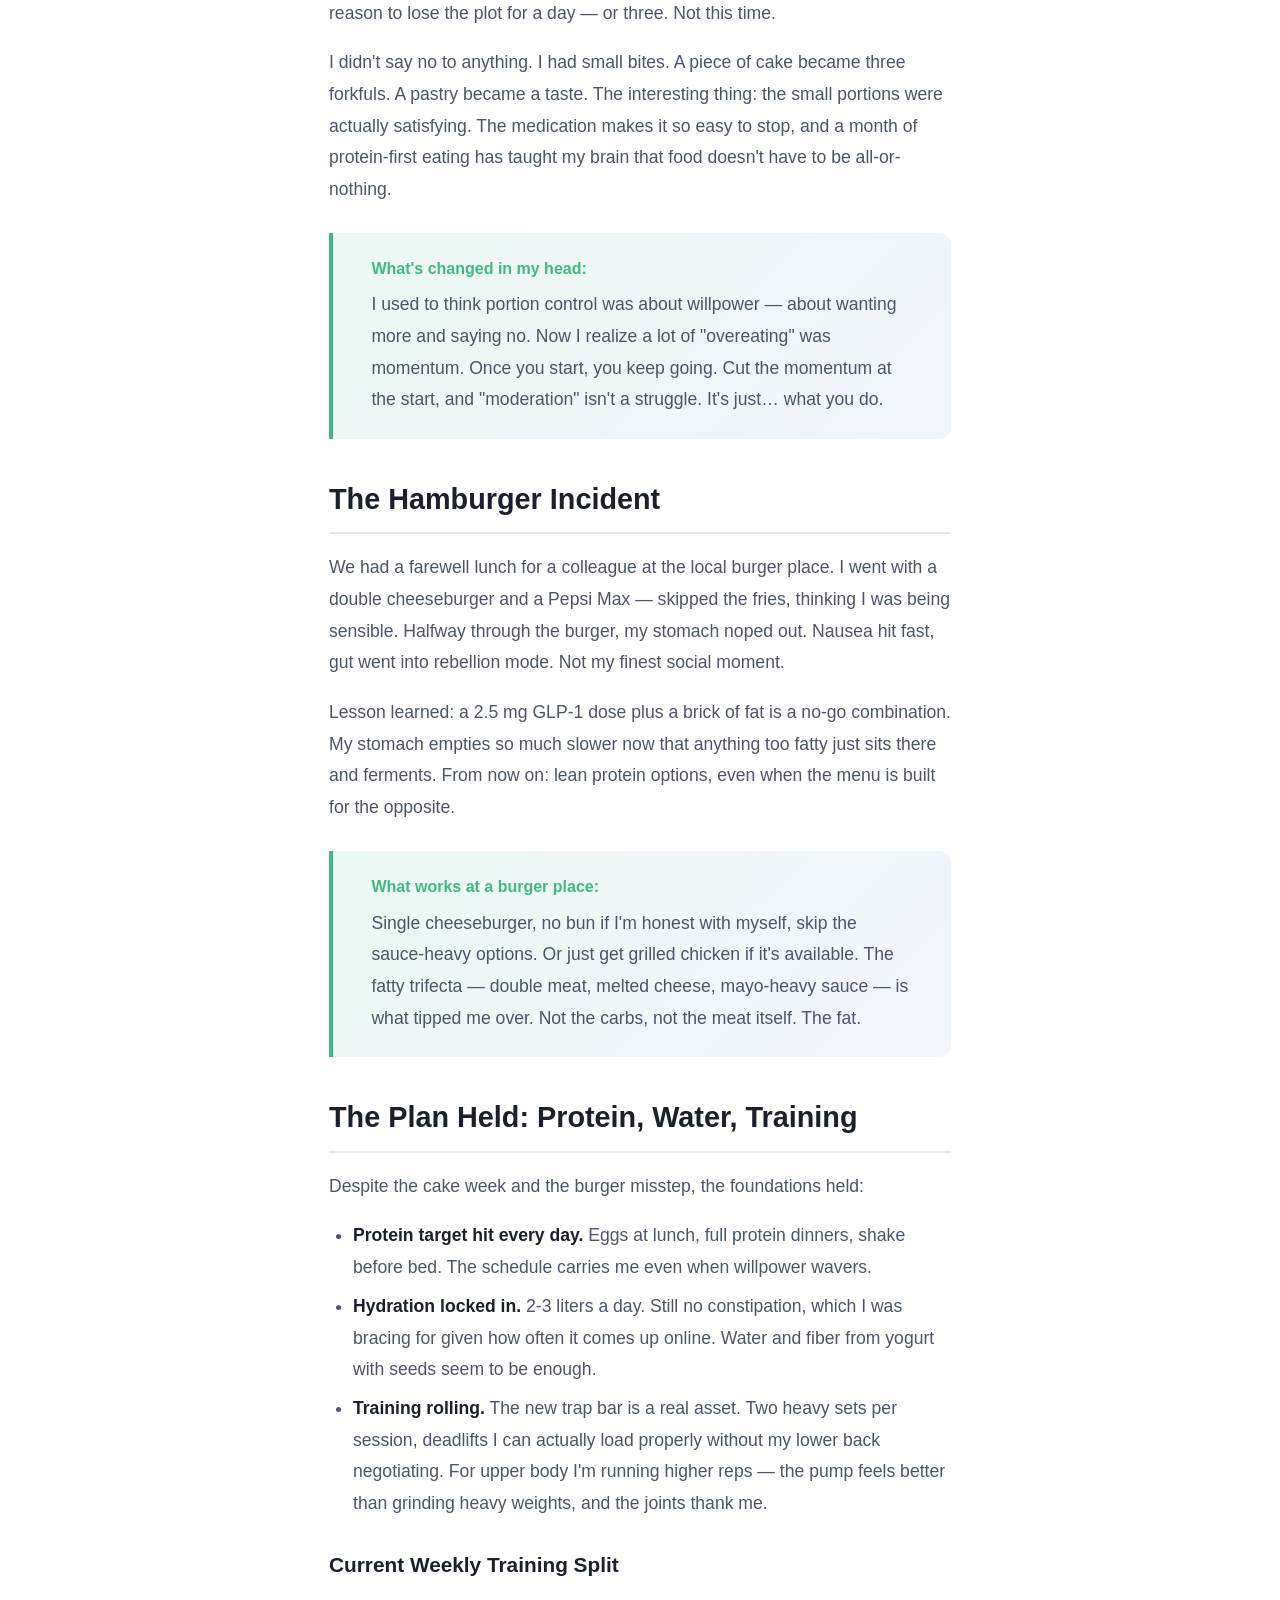
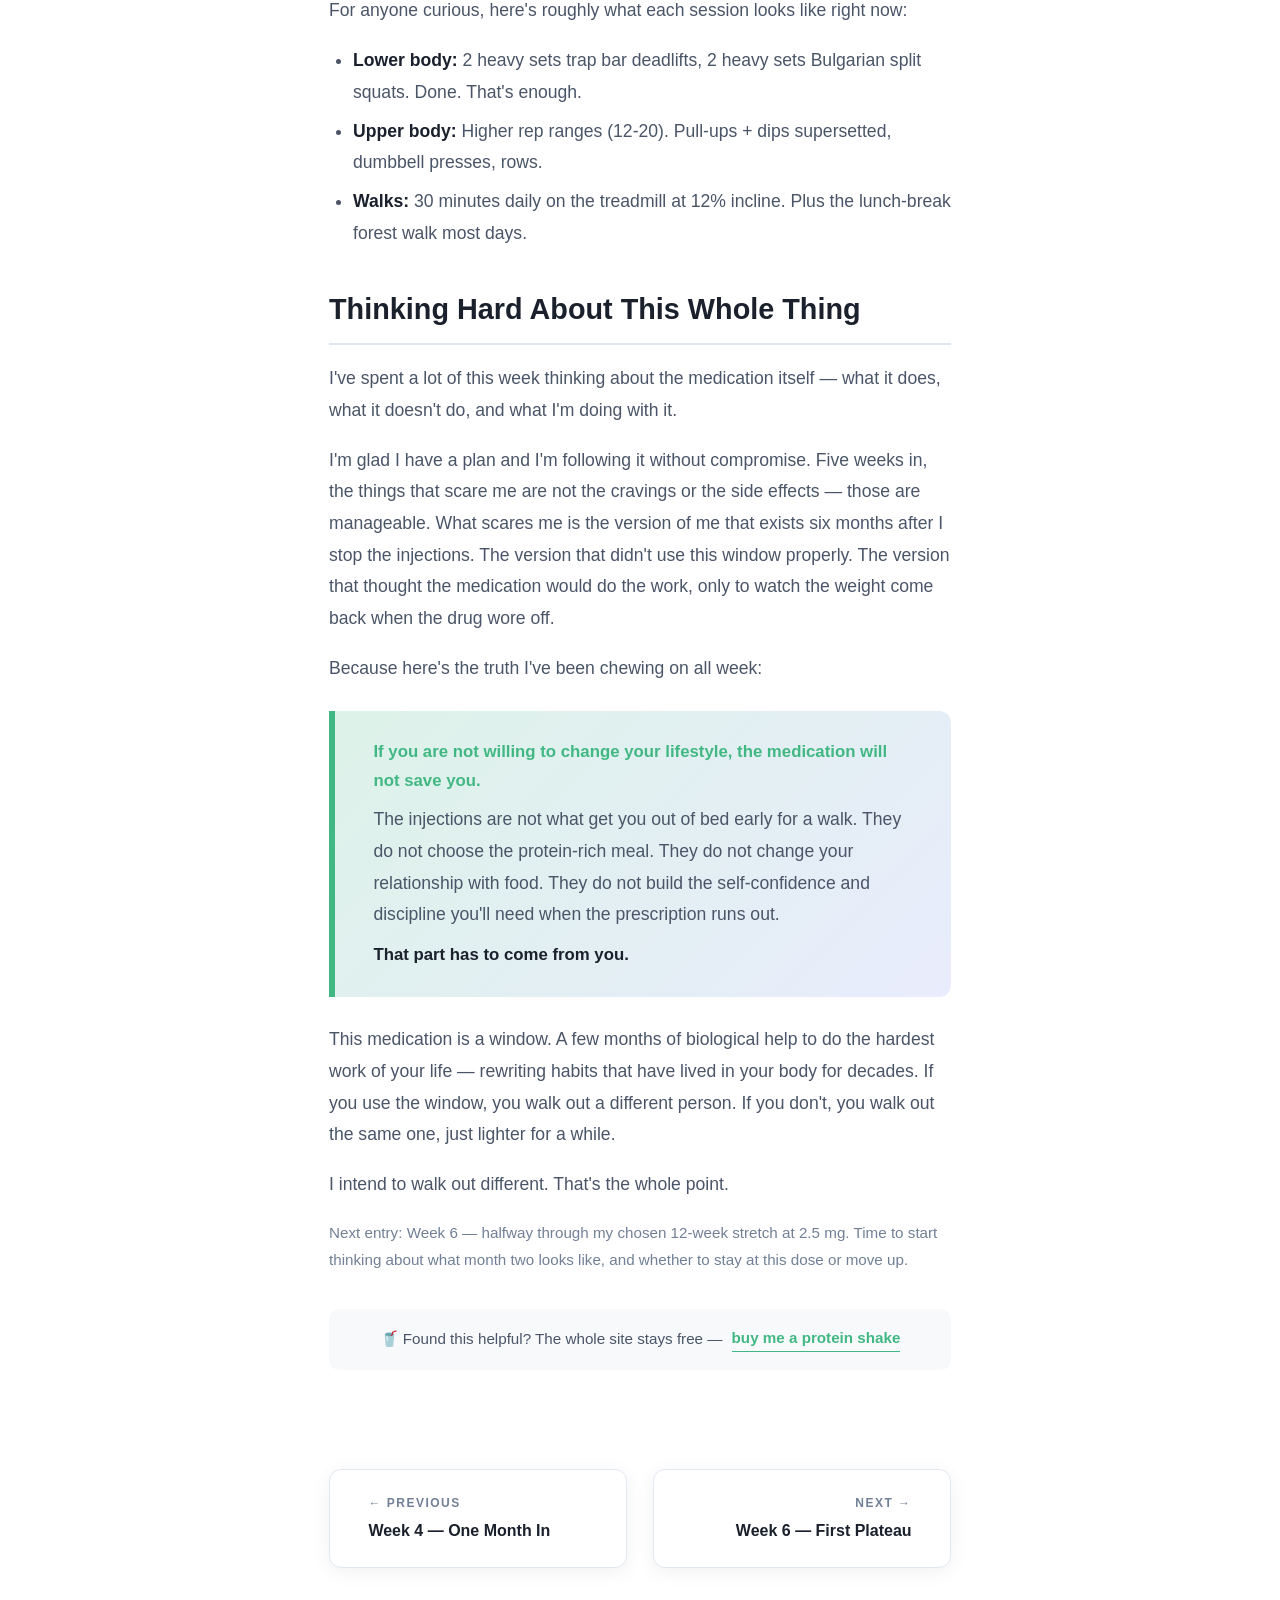
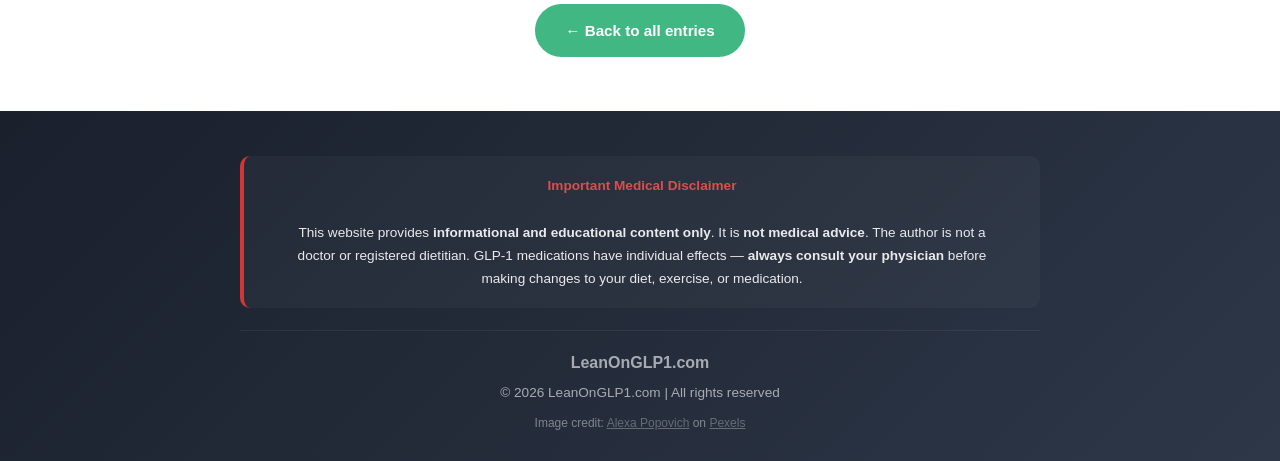
<file: journey/week-5/index.html>
<!DOCTYPE html>
<html lang="en">
<head>
  <script async src="https://www.googletagmanager.com/gtag/js?id=G-G9SBN6G5QV"></script>
  <script>window.dataLayer=window.dataLayer||[];function gtag(){dataLayer.push(arguments);}gtag('js',new Date());gtag('config','G-G9SBN6G5QV');</script>
  <meta charset="UTF-8">
  <meta name="viewport" content="width=device-width, initial-scale=1.0">

  <title>Week 5 on GLP-1: 8.5 kg Down, Birthdays Survived, and a Burger Lesson | My GLP-1 Journey | LeanOnGLP1.com</title>
  <meta name="description" content="Week 5 on GLP-1 treatment at 2.5 mg. Down to 110 kg (243 lbs), 8.5 kg total. Navigated a week of birthday cakes successfully, learned a hard lesson about fatty food, and trap bar training is paying off.">
  <meta name="author" content="LeanOnGLP1.com">
  <meta name="robots" content="index, follow">
  <link rel="canonical" href="https://www.leanonglp1.com/journey/week-5/">

  <meta property="og:title" content="Week 5: Birthdays, a Bad Burger, and a Truth About This Medication">
  <meta property="og:description" content="Down to 110 kg — 8.5 kg gone in 5 weeks. A week of birthday cakes survived, a hard lesson about fatty food, and an honest reflection on what this medication can and can't do for you.">
  <meta property="og:type" content="article">
  <meta property="og:url" content="https://www.leanonglp1.com/journey/week-5/">
  <meta property="og:site_name" content="LeanOnGLP1.com">
  <meta name="twitter:card" content="summary_large_image">

  <link rel="icon" type="image/svg+xml" href="data:image/svg+xml,%3Csvg xmlns='http://www.w3.org/2000/svg' viewBox='0 0 100 100'%3E%3Crect width='100' height='100' rx='22' fill='%230f172a'/%3E%3Cpath d='M30 50 Q30 30 50 30 Q70 30 70 50 L70 65 Q70 72 63 72 L50 72 L50 60 Q57 60 57 53 Q57 46 50 46 Q43 46 43 53 L43 72 L37 72 Q30 72 30 65 Z' fill='%2341b883'/%3E%3C/svg%3E">
  <meta name="theme-color" content="#0f172a">

  <link rel="stylesheet" href="/journey/journey-style.css">
</head>
<body>

<nav class="sticky-nav">
  <a href="/" class="nav-logo">LeanOnGLP1<span>.com</span></a>
  <div class="nav-links">
    <a href="/#protocol">Protocol</a>
    <a href="/#mealplan">Meal Plan</a>
    <a href="/#supplements">Supplements</a>
    <a href="/#training">Training</a>
    <a href="/#journey">My Journey</a>
    <a href="/#faq">FAQ</a>
    <a href="/#calculator" class="nav-cta">Calculator</a>
  </div>
  <button class="hamburger-btn" id="hamburgerBtn" onclick="toggleMobileMenu()" aria-label="Open menu">
    <span></span><span></span><span></span>
  </button>
</nav>

<div class="mobile-menu" id="mobileMenu">
  <a href="/#protocol">Protocol</a>
  <a href="/#mealplan">Meal Plan</a>
  <a href="/#supplements">Supplements</a>
  <a href="/#training">Training</a>
  <a href="/#journey">My Journey</a>
  <a href="/#faq">FAQ</a>
  <a href="/#calculator" class="mobile-menu-cta">Calculator</a>
</div>

<article>

  <header class="article-hero">
    <div class="article-hero-inner">
      <div class="breadcrumb">
        <a href="/">Home</a> &rsaquo; <a href="/#journey">My Journey</a> &rsaquo; Week 5
      </div>
      <div class="article-meta">
        <span class="article-tag">Week 5</span>
        <span class="article-date">May 22, 2026</span>
        <span class="article-readtime">&#x23F1; 5 min read</span>
      </div>
      <h1>Week 5: Birthdays Survived, a Burger Lesson Learned, and a Hard Truth</h1>
      <p class="article-lede">110 kg on the scale this week. Sixth injection done &mdash; opposite side of the stomach from last time. Family birthday season tested the plan, a hamburger taught me what my body will and won't accept, and I've been thinking hard about what this medication actually is.</p>
    </div>
  </header>

  <div class="article-body">

    <div class="tip-grid">
      <div class="tip">
        <div class="tip-num">&#x1F489;</div>
        <div class="tip-title">Dose</div>
        <div class="tip-text">2.5 mg, sixth injection &mdash; stomach, opposite side from last week</div>
      </div>
      <div class="tip">
        <div class="tip-num">&#x2696;&#xFE0F;</div>
        <div class="tip-title">Weight</div>
        <div class="tip-text">110 kg (243 lbs). &minus;8.5 kg (&minus;18.7 lbs) total.</div>
      </div>
      <div class="tip">
        <div class="tip-num">&#x1F957;</div>
        <div class="tip-title">Protein</div>
        <div class="tip-text">Target hit. Cake bites measured. No catastrophes.</div>
      </div>
      <div class="tip">
        <div class="tip-num">&#x1F3CB;&#xFE0F;</div>
        <div class="tip-title">Training</div>
        <div class="tip-text">Trap bar paying off. Full sessions, no skips.</div>
      </div>
    </div>

    <h2>The Sixth Injection</h2>
    <p>Took the sixth dose this evening &mdash; stomach again, but the opposite side from last week. I think I could feel a small difference this time. The mild background hunger that crept in toward the end of week 4 seems to have quieted again, and the sweet cravings stepped back down. Could be the site rotation, could just be that the medication was due. Either way, I'll take it.</p>
    <p>No new side effects. The body has clearly settled into this dose now &mdash; week six and the medication feels almost invisible most days. That's the goal: the drug does its quiet work in the background while the protocol does the visible work in the foreground.</p>

    <h2>Birthday Season: A Real Test</h2>
    <p>This time of year is birthday-heavy in my family. Several celebrations, all with cakes and pastries. A month ago I would have used "it's a celebration" as a reason to lose the plot for a day &mdash; or three. Not this time.</p>
    <p>I didn't say no to anything. I had small bites. A piece of cake became three forkfuls. A pastry became a taste. The interesting thing: the small portions were actually satisfying. The medication makes it so easy to stop, and a month of protein-first eating has taught my brain that food doesn't have to be all-or-nothing.</p>

    <div class="highlight">
      <strong>What's changed in my head:</strong>
      <p>I used to think portion control was about willpower &mdash; about wanting more and saying no. Now I realize a lot of "overeating" was momentum. Once you start, you keep going. Cut the momentum at the start, and "moderation" isn't a struggle. It's just&hellip; what you do.</p>
    </div>

    <h2>The Hamburger Incident</h2>
    <p>We had a farewell lunch for a colleague at the local burger place. I went with a double cheeseburger and a Pepsi Max &mdash; skipped the fries, thinking I was being sensible. Halfway through the burger, my stomach noped out. Nausea hit fast, gut went into rebellion mode. Not my finest social moment.</p>
    <p>Lesson learned: a 2.5 mg GLP-1 dose plus a brick of fat is a no-go combination. My stomach empties so much slower now that anything too fatty just sits there and ferments. From now on: lean protein options, even when the menu is built for the opposite.</p>

    <div class="highlight">
      <strong>What works at a burger place:</strong>
      <p>Single cheeseburger, no bun if I'm honest with myself, skip the sauce-heavy options. Or just get grilled chicken if it's available. The fatty trifecta &mdash; double meat, melted cheese, mayo-heavy sauce &mdash; is what tipped me over. Not the carbs, not the meat itself. The fat.</p>
    </div>

    <h2>The Plan Held: Protein, Water, Training</h2>
    <p>Despite the cake week and the burger misstep, the foundations held:</p>
    <ul>
      <li><strong>Protein target hit every day.</strong> Eggs at lunch, full protein dinners, shake before bed. The schedule carries me even when willpower wavers.</li>
      <li><strong>Hydration locked in.</strong> 2-3 liters a day. Still no constipation, which I was bracing for given how often it comes up online. Water and fiber from yogurt with seeds seem to be enough.</li>
      <li><strong>Training rolling.</strong> The new trap bar is a real asset. Two heavy sets per session, deadlifts I can actually load properly without my lower back negotiating. For upper body I'm running higher reps &mdash; the pump feels better than grinding heavy weights, and the joints thank me.</li>
    </ul>

    <h3>Current Weekly Training Split</h3>
    <p>For anyone curious, here's roughly what each session looks like right now:</p>
    <ul>
      <li><strong>Lower body:</strong> 2 heavy sets trap bar deadlifts, 2 heavy sets Bulgarian split squats. Done. That's enough.</li>
      <li><strong>Upper body:</strong> Higher rep ranges (12-20). Pull-ups + dips supersetted, dumbbell presses, rows.</li>
      <li><strong>Walks:</strong> 30 minutes daily on the treadmill at 12% incline. Plus the lunch-break forest walk most days.</li>
    </ul>

    <h2>Thinking Hard About This Whole Thing</h2>
    <p>I've spent a lot of this week thinking about the medication itself &mdash; what it does, what it doesn't do, and what I'm doing with it.</p>
    <p>I'm glad I have a plan and I'm following it without compromise. Five weeks in, the things that scare me are not the cravings or the side effects &mdash; those are manageable. What scares me is the version of me that exists six months after I stop the injections. The version that didn't use this window properly. The version that thought the medication would do the work, only to watch the weight come back when the drug wore off.</p>
    <p>Because here's the truth I've been chewing on all week:</p>

    <div class="highlight" style="background:linear-gradient(135deg, rgba(65,184,131,0.18), rgba(102,126,234,0.15)); border-left-width:6px; padding:3vh 3vw;">
      <strong style="font-size:1.05rem;">If you are not willing to change your lifestyle, the medication will not save you.</strong>
      <p style="margin-top:1vh;">The injections are not what get you out of bed early for a walk. They do not choose the protein-rich meal. They do not change your relationship with food. They do not build the self-confidence and discipline you'll need when the prescription runs out.</p>
      <p style="margin-top:1vh; font-weight:700; color:var(--text-primary); font-size:1.05rem;">That part has to come from you.</p>
    </div>

    <p>This medication is a window. A few months of biological help to do the hardest work of your life &mdash; rewriting habits that have lived in your body for decades. If you use the window, you walk out a different person. If you don't, you walk out the same one, just lighter for a while.</p>
    <p>I intend to walk out different. That's the whole point.</p>

    <p style="color:var(--text-muted);font-size:0.95rem;">Next entry: Week 6 &mdash; halfway through my chosen 12-week stretch at 2.5 mg. Time to start thinking about what month two looks like, and whether to stay at this dose or move up.</p>

    <div class="tip-jar">
      <span>&#x1F964; Found this helpful? The whole site stays free &mdash;</span>
      <a href="https://buymeacoffee.com/leanonglp1" target="_blank" rel="noopener">buy me a protein shake</a>
    </div>

  </div>

  <nav class="article-nav">
    <a href="/journey/week-4/">
      <div class="article-nav-label">&larr; Previous</div>
      <div class="article-nav-title">Week 4 &mdash; One Month In</div>
    </a>
    <a href="/journey/week-6/" class="article-nav-next">
      <div class="article-nav-label">Next &rarr;</div>
      <div class="article-nav-title">Week 6 &mdash; First Plateau</div>
    </a>
  </nav>

  <div class="back-to-all">
    <a href="/#journey">&larr; Back to all entries</a>
  </div>

</article>

<footer class="footer">
  <div class="footer-content">
    <div class="disclaimer">
      <strong style="color:#ef5350;">Important Medical Disclaimer</strong><br><br>
      This website provides <strong>informational and educational content only</strong>. It is <strong>not medical advice</strong>. The author is not a doctor or registered dietitian. GLP-1 medications have individual effects &mdash; <strong>always consult your physician</strong> before making changes to your diet, exercise, or medication.
    </div>
    <div class="footer-bottom">
      <div style="font-weight:700;font-size:1rem;margin-bottom:0.5vh;">LeanOnGLP1.com</div>
      &copy; 2026 LeanOnGLP1.com | All rights reserved
      <div style="margin-top:1vh;font-size:0.75rem;opacity:0.7;">Image credit: <a href="https://www.pexels.com/@alexapopovich/" target="_blank" rel="noopener" style="color:rgba(255,255,255,0.7);text-decoration:underline;">Alexa Popovich</a> on <a href="https://www.pexels.com" target="_blank" rel="noopener" style="color:rgba(255,255,255,0.7);text-decoration:underline;">Pexels</a></div>
    </div>
  </div>
</footer>

<script>
function toggleMobileMenu(){
  var menu=document.getElementById('mobileMenu');
  var btn=document.getElementById('hamburgerBtn');
  menu.classList.toggle('open');
  btn.classList.toggle('open');
}

/* ==================== GOOGLE ANALYTICS EVENT TRACKING ==================== */

document.querySelectorAll('a[href*="buymeacoffee.com"]').forEach(function(link) {
  link.addEventListener('click', function() {
    gtag('event', 'bmac_click', {
      'event_category': 'conversion',
      'event_label': 'Buy Me a Protein Shake (journey entry)'
    });
  });
});

document.querySelectorAll('.article-nav a').forEach(function(link) {
  link.addEventListener('click', function() {
    var title = this.querySelector('.article-nav-title');
    gtag('event', 'journey_navigation', {
      'event_category': 'engagement',
      'event_label': title ? title.textContent : 'unknown'
    });
  });
});

var scrollMarks = {25: false, 50: false, 75: false, 100: false};
window.addEventListener('scroll', function() {
  var scrollPct = Math.round((window.scrollY + window.innerHeight) / document.body.scrollHeight * 100);
  [25, 50, 75, 100].forEach(function(mark) {
    if (scrollPct >= mark && !scrollMarks[mark]) {
      scrollMarks[mark] = true;
      gtag('event', 'scroll_depth', {
        'event_category': 'engagement',
        'event_label': 'journey_' + mark + '%',
        'value': mark
      });
    }
  });
});

[30, 60, 180].forEach(function(seconds) {
  setTimeout(function() {
    gtag('event', 'time_on_journey', {
      'event_category': 'engagement',
      'event_label': seconds + 's',
      'value': seconds
    });
  }, seconds * 1000);
});
</script>

<script type="application/ld+json">
{"@context":"https://schema.org","@type":"BlogPosting","headline":"Week 5: Birthdays Survived, a Burger Lesson Learned, and a Hard Truth","datePublished":"2026-05-22","dateModified":"2026-05-22","description":"Week 5 on GLP-1 treatment at 2.5 mg. Down to 110 kg, 8.5 kg total. Navigated a week of birthday cakes successfully, learned a hard lesson about fatty food, and trap bar training is paying off. Plus an honest reflection on what GLP-1 medication actually is.","url":"https://www.leanonglp1.com/journey/week-5/","author":{"@type":"Person","name":"Anonymous"},"publisher":{"@type":"Organization","name":"LeanOnGLP1.com","url":"https://www.leanonglp1.com"},"mainEntityOfPage":{"@type":"WebPage","@id":"https://www.leanonglp1.com/journey/week-5/"},"keywords":"GLP-1 week 5, Mounjaro 2.5 mg results, GLP-1 birthday eating, GLP-1 fatty food nausea, GLP-1 lifestyle change, GLP-1 trap bar training"}
</script>

</body>
</html>
</file>
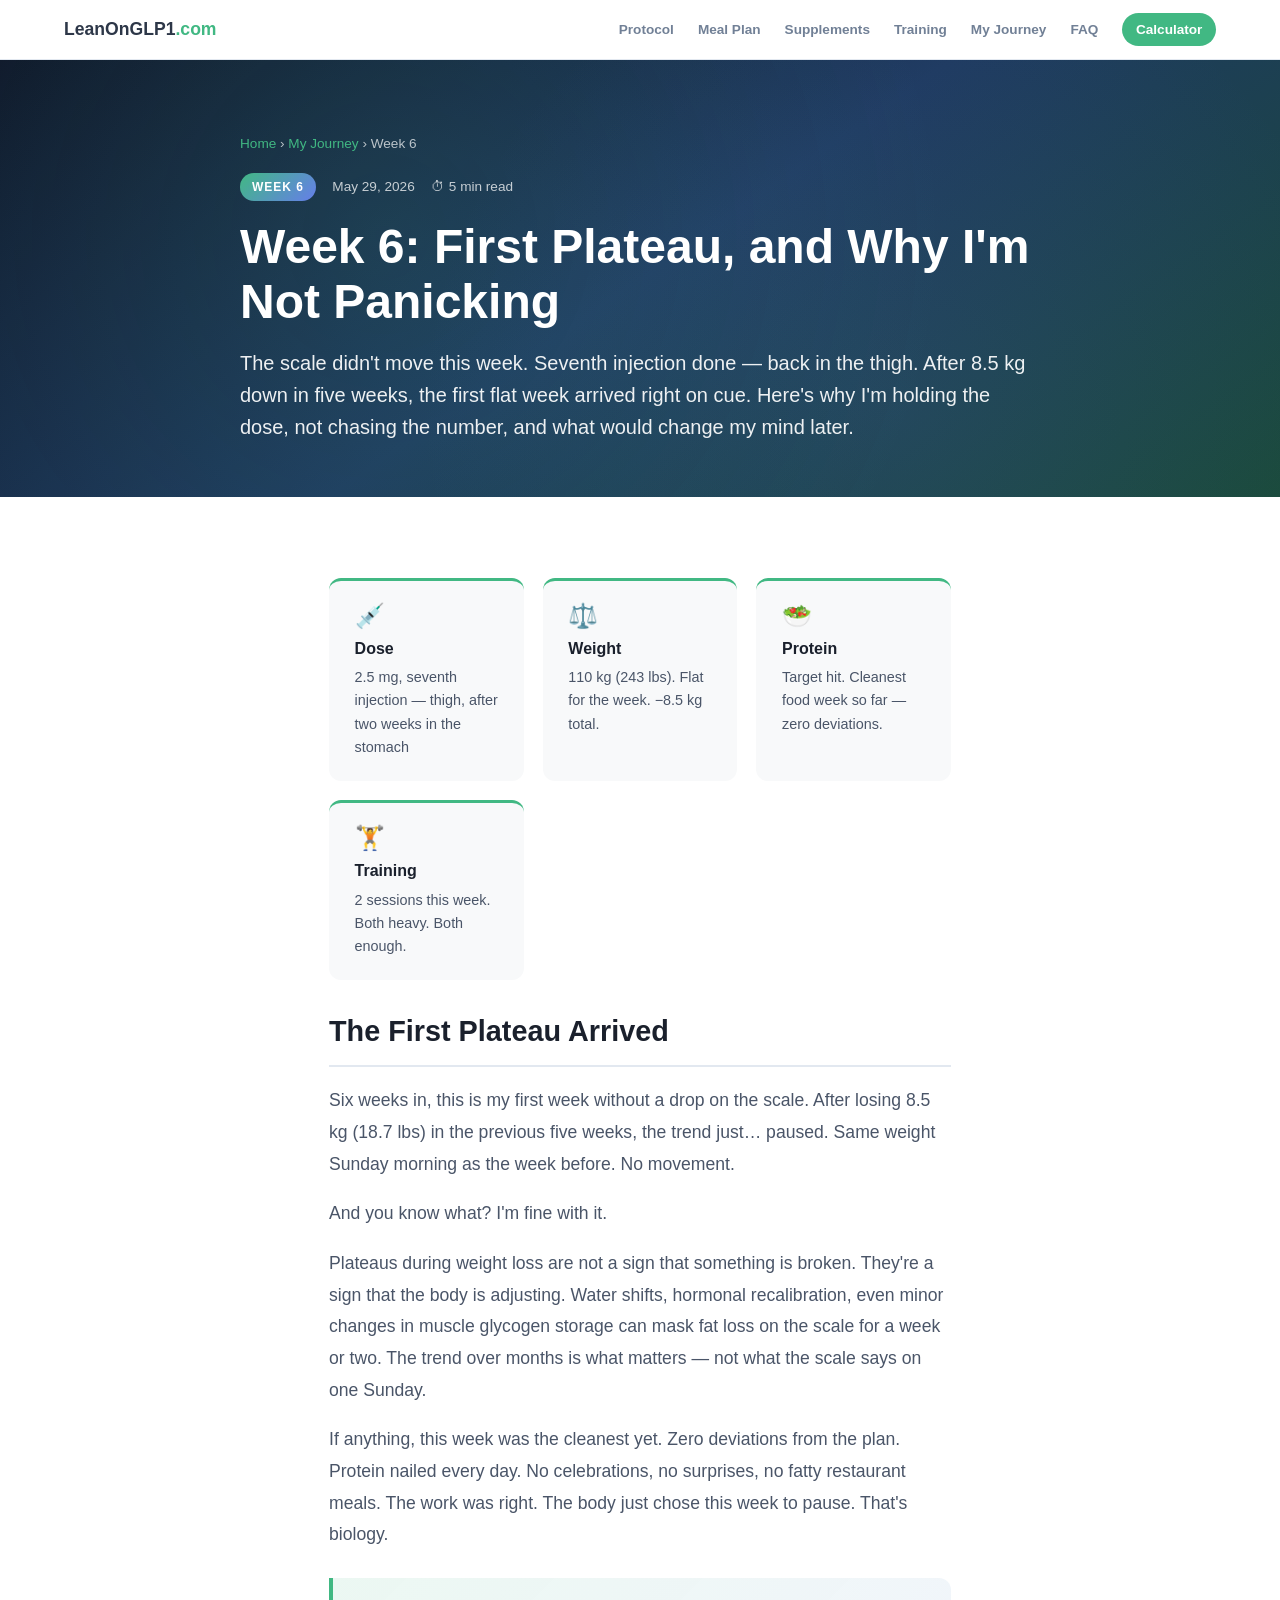
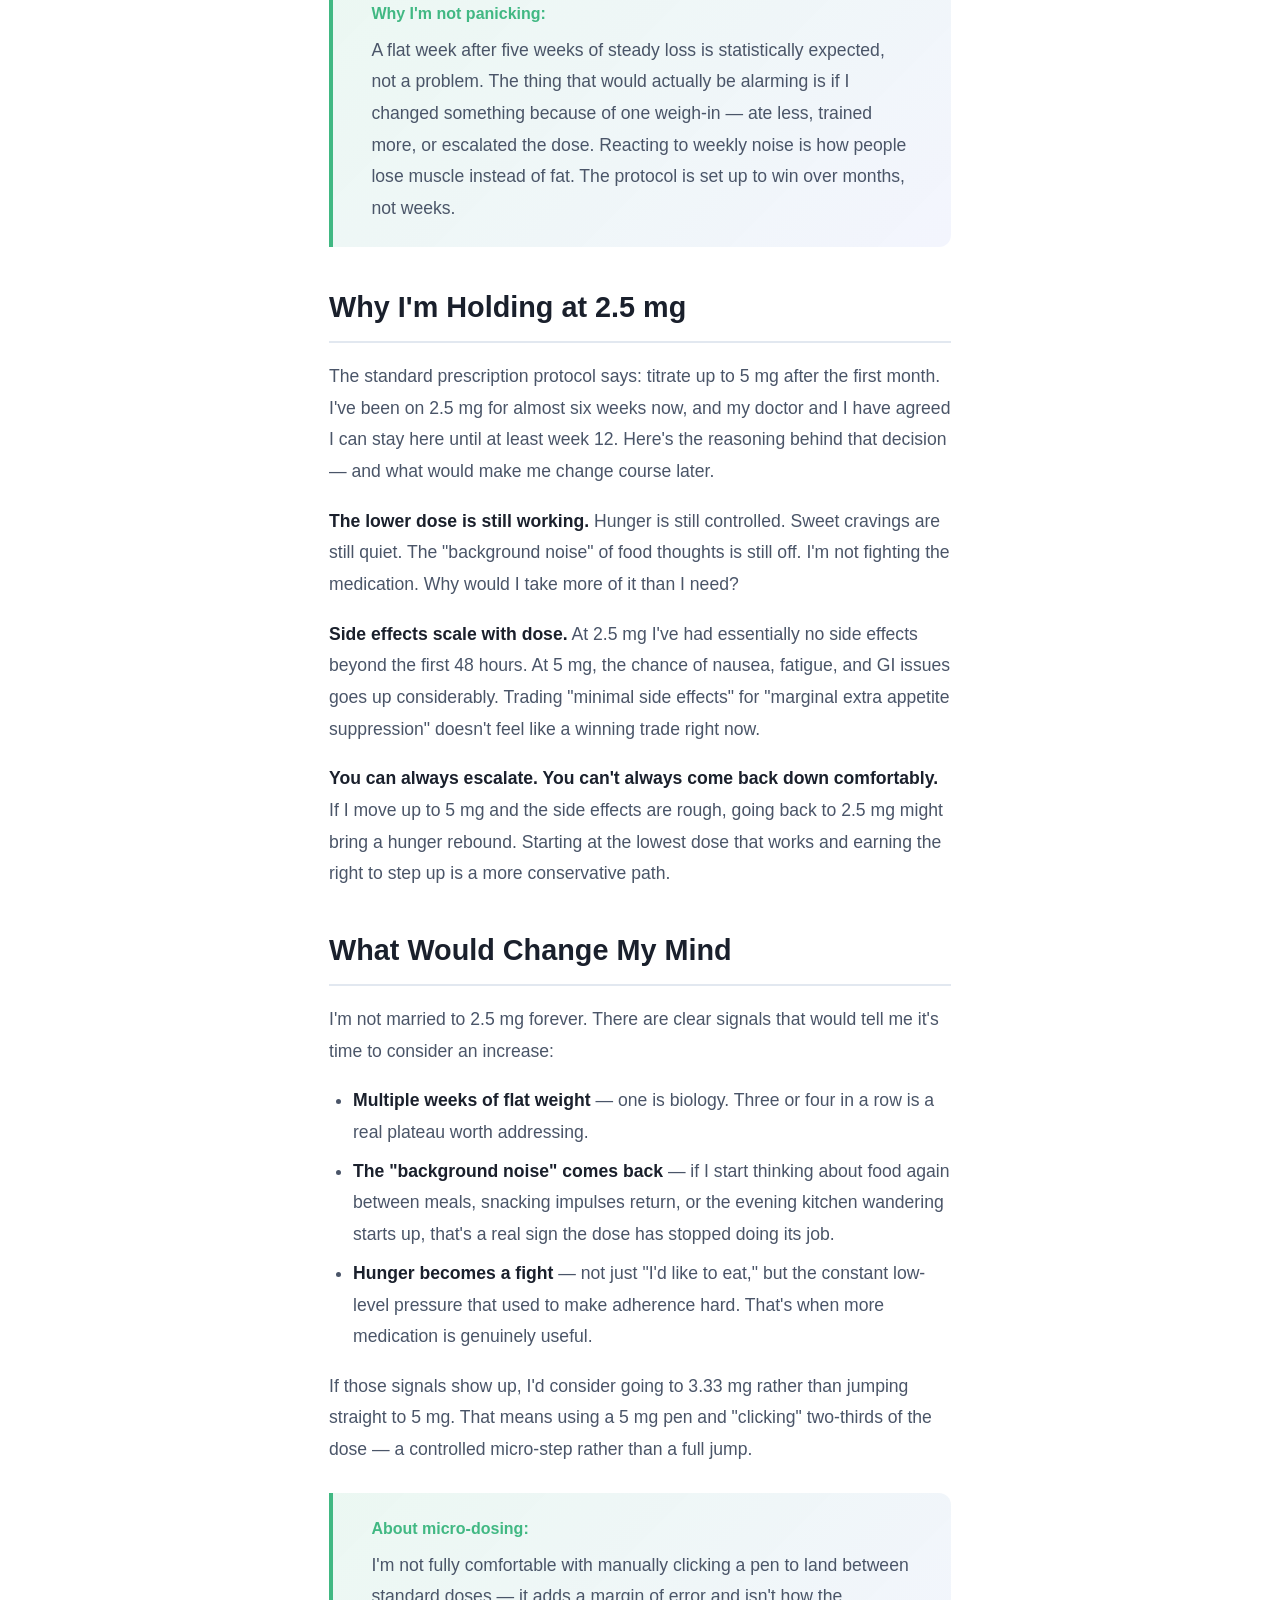
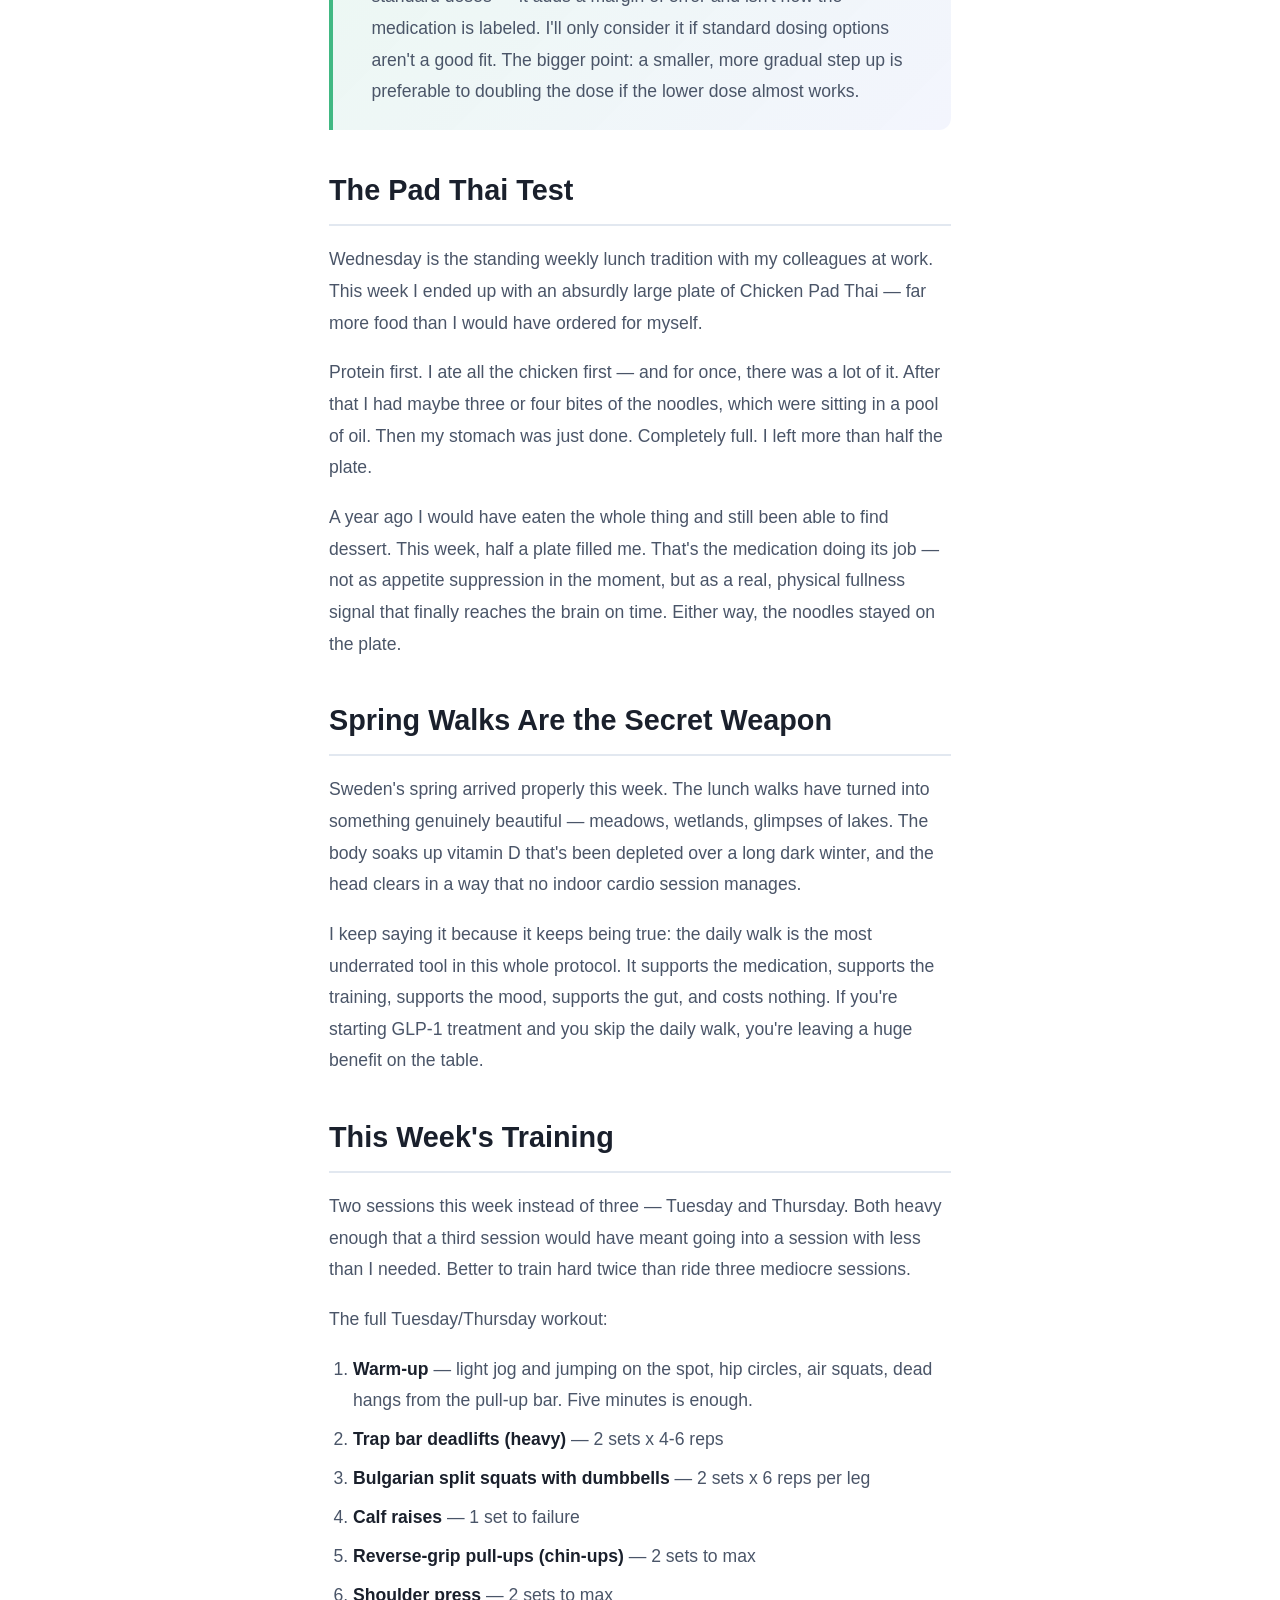
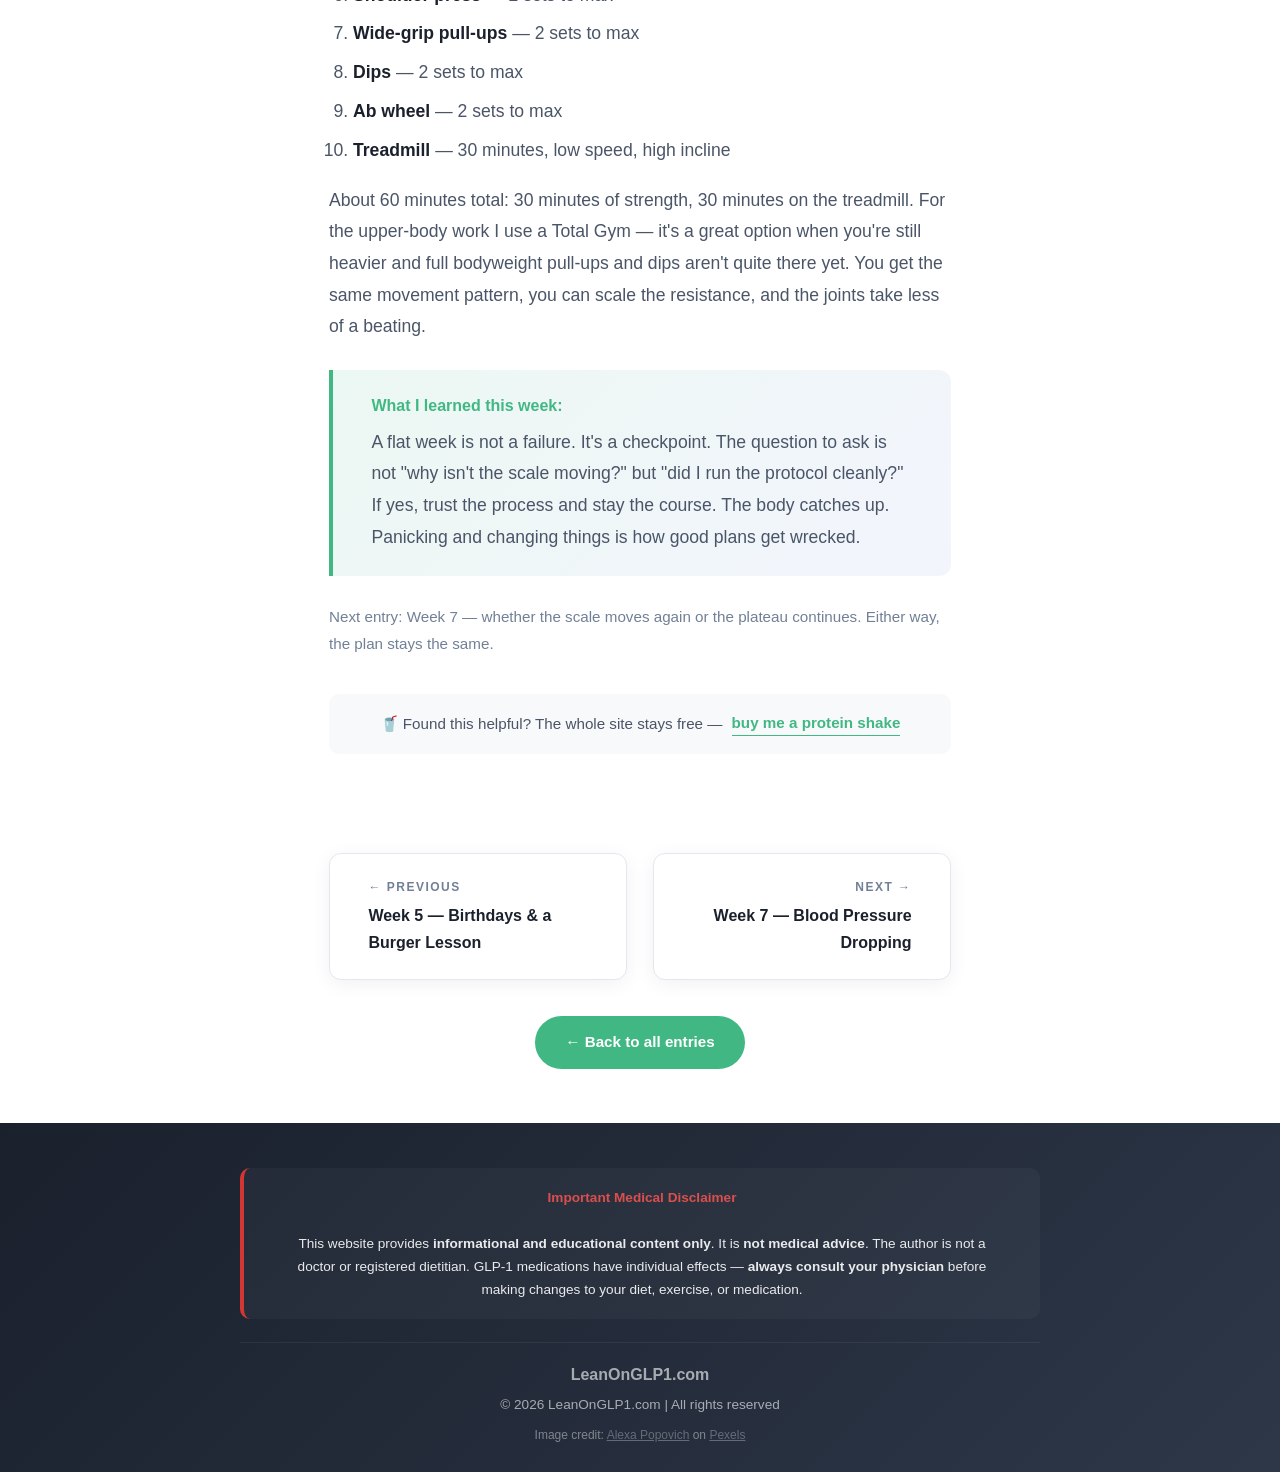
<file: journey/week-6/index.html>
<!DOCTYPE html>
<html lang="en">
<head>
  <script async src="https://www.googletagmanager.com/gtag/js?id=G-G9SBN6G5QV"></script>
  <script>window.dataLayer=window.dataLayer||[];function gtag(){dataLayer.push(arguments);}gtag('js',new Date());gtag('config','G-G9SBN6G5QV');</script>
  <meta charset="UTF-8">
  <meta name="viewport" content="width=device-width, initial-scale=1.0">

  <title>Week 6 on GLP-1: First Weight Plateau and Why I'm Not Panicking | My GLP-1 Journey | LeanOnGLP1.com</title>
  <meta name="description" content="Week 6 on GLP-1 treatment at 2.5 mg. First week with no weight loss — a plateau. Why I'm staying calm, holding the dose, and what would make me consider stepping up to 3.33 mg via micro-dosing.">
  <meta name="author" content="LeanOnGLP1.com">
  <meta name="robots" content="index, follow">
  <link rel="canonical" href="https://www.leanonglp1.com/journey/week-6/">

  <meta property="og:title" content="Week 6: First Plateau, and Why I'm Not Panicking">
  <meta property="og:description" content="The scale didn't move this week. After 8.5 kg down in 5 weeks, the first plateau arrived. Here's why I'm holding the dose, not chasing the number, and what would change my mind later.">
  <meta property="og:type" content="article">
  <meta property="og:url" content="https://www.leanonglp1.com/journey/week-6/">
  <meta property="og:site_name" content="LeanOnGLP1.com">
  <meta name="twitter:card" content="summary_large_image">

  <link rel="icon" type="image/svg+xml" href="data:image/svg+xml,%3Csvg xmlns='http://www.w3.org/2000/svg' viewBox='0 0 100 100'%3E%3Crect width='100' height='100' rx='22' fill='%230f172a'/%3E%3Cpath d='M30 50 Q30 30 50 30 Q70 30 70 50 L70 65 Q70 72 63 72 L50 72 L50 60 Q57 60 57 53 Q57 46 50 46 Q43 46 43 53 L43 72 L37 72 Q30 72 30 65 Z' fill='%2341b883'/%3E%3C/svg%3E">
  <meta name="theme-color" content="#0f172a">

  <link rel="stylesheet" href="/journey/journey-style.css">
</head>
<body>

<nav class="sticky-nav">
  <a href="/" class="nav-logo">LeanOnGLP1<span>.com</span></a>
  <div class="nav-links">
    <a href="/#protocol">Protocol</a>
    <a href="/#mealplan">Meal Plan</a>
    <a href="/#supplements">Supplements</a>
    <a href="/#training">Training</a>
    <a href="/#journey">My Journey</a>
    <a href="/#faq">FAQ</a>
    <a href="/#calculator" class="nav-cta">Calculator</a>
  </div>
  <button class="hamburger-btn" id="hamburgerBtn" onclick="toggleMobileMenu()" aria-label="Open menu">
    <span></span><span></span><span></span>
  </button>
</nav>

<div class="mobile-menu" id="mobileMenu">
  <a href="/#protocol">Protocol</a>
  <a href="/#mealplan">Meal Plan</a>
  <a href="/#supplements">Supplements</a>
  <a href="/#training">Training</a>
  <a href="/#journey">My Journey</a>
  <a href="/#faq">FAQ</a>
  <a href="/#calculator" class="mobile-menu-cta">Calculator</a>
</div>

<article>

  <header class="article-hero">
    <div class="article-hero-inner">
      <div class="breadcrumb">
        <a href="/">Home</a> &rsaquo; <a href="/#journey">My Journey</a> &rsaquo; Week 6
      </div>
      <div class="article-meta">
        <span class="article-tag">Week 6</span>
        <span class="article-date">May 29, 2026</span>
        <span class="article-readtime">&#x23F1; 5 min read</span>
      </div>
      <h1>Week 6: First Plateau, and Why I'm Not Panicking</h1>
      <p class="article-lede">The scale didn't move this week. Seventh injection done &mdash; back in the thigh. After 8.5 kg down in five weeks, the first flat week arrived right on cue. Here's why I'm holding the dose, not chasing the number, and what would change my mind later.</p>
    </div>
  </header>

  <div class="article-body">

    <div class="tip-grid">
      <div class="tip">
        <div class="tip-num">&#x1F489;</div>
        <div class="tip-title">Dose</div>
        <div class="tip-text">2.5 mg, seventh injection &mdash; thigh, after two weeks in the stomach</div>
      </div>
      <div class="tip">
        <div class="tip-num">&#x2696;&#xFE0F;</div>
        <div class="tip-title">Weight</div>
        <div class="tip-text">110 kg (243 lbs). Flat for the week. &minus;8.5 kg total.</div>
      </div>
      <div class="tip">
        <div class="tip-num">&#x1F957;</div>
        <div class="tip-title">Protein</div>
        <div class="tip-text">Target hit. Cleanest food week so far &mdash; zero deviations.</div>
      </div>
      <div class="tip">
        <div class="tip-num">&#x1F3CB;&#xFE0F;</div>
        <div class="tip-title">Training</div>
        <div class="tip-text">2 sessions this week. Both heavy. Both enough.</div>
      </div>
    </div>

    <h2>The First Plateau Arrived</h2>
    <p>Six weeks in, this is my first week without a drop on the scale. After losing 8.5 kg (18.7 lbs) in the previous five weeks, the trend just&hellip; paused. Same weight Sunday morning as the week before. No movement.</p>
    <p>And you know what? I'm fine with it.</p>
    <p>Plateaus during weight loss are not a sign that something is broken. They're a sign that the body is adjusting. Water shifts, hormonal recalibration, even minor changes in muscle glycogen storage can mask fat loss on the scale for a week or two. The trend over months is what matters &mdash; not what the scale says on one Sunday.</p>
    <p>If anything, this week was the cleanest yet. Zero deviations from the plan. Protein nailed every day. No celebrations, no surprises, no fatty restaurant meals. The work was right. The body just chose this week to pause. That's biology.</p>

    <div class="highlight">
      <strong>Why I'm not panicking:</strong>
      <p>A flat week after five weeks of steady loss is statistically expected, not a problem. The thing that would actually be alarming is if I changed something because of one weigh-in &mdash; ate less, trained more, or escalated the dose. Reacting to weekly noise is how people lose muscle instead of fat. The protocol is set up to win over months, not weeks.</p>
    </div>

    <h2>Why I'm Holding at 2.5 mg</h2>
    <p>The standard prescription protocol says: titrate up to 5 mg after the first month. I've been on 2.5 mg for almost six weeks now, and my doctor and I have agreed I can stay here until at least week 12. Here's the reasoning behind that decision &mdash; and what would make me change course later.</p>
    <p><strong>The lower dose is still working.</strong> Hunger is still controlled. Sweet cravings are still quiet. The "background noise" of food thoughts is still off. I'm not fighting the medication. Why would I take more of it than I need?</p>
    <p><strong>Side effects scale with dose.</strong> At 2.5 mg I've had essentially no side effects beyond the first 48 hours. At 5 mg, the chance of nausea, fatigue, and GI issues goes up considerably. Trading "minimal side effects" for "marginal extra appetite suppression" doesn't feel like a winning trade right now.</p>
    <p><strong>You can always escalate. You can't always come back down comfortably.</strong> If I move up to 5 mg and the side effects are rough, going back to 2.5 mg might bring a hunger rebound. Starting at the lowest dose that works and earning the right to step up is a more conservative path.</p>

    <h2>What Would Change My Mind</h2>
    <p>I'm not married to 2.5 mg forever. There are clear signals that would tell me it's time to consider an increase:</p>
    <ul>
      <li><strong>Multiple weeks of flat weight</strong> &mdash; one is biology. Three or four in a row is a real plateau worth addressing.</li>
      <li><strong>The "background noise" comes back</strong> &mdash; if I start thinking about food again between meals, snacking impulses return, or the evening kitchen wandering starts up, that's a real sign the dose has stopped doing its job.</li>
      <li><strong>Hunger becomes a fight</strong> &mdash; not just "I'd like to eat," but the constant low-level pressure that used to make adherence hard. That's when more medication is genuinely useful.</li>
    </ul>
    <p>If those signals show up, I'd consider going to 3.33 mg rather than jumping straight to 5 mg. That means using a 5 mg pen and "clicking" two-thirds of the dose &mdash; a controlled micro-step rather than a full jump.</p>

    <div class="highlight">
      <strong>About micro-dosing:</strong>
      <p>I'm not fully comfortable with manually clicking a pen to land between standard doses &mdash; it adds a margin of error and isn't how the medication is labeled. I'll only consider it if standard dosing options aren't a good fit. The bigger point: a smaller, more gradual step up is preferable to doubling the dose if the lower dose almost works.</p>
    </div>

    <h2>The Pad Thai Test</h2>
    <p>Wednesday is the standing weekly lunch tradition with my colleagues at work. This week I ended up with an absurdly large plate of Chicken Pad Thai &mdash; far more food than I would have ordered for myself.</p>
    <p>Protein first. I ate all the chicken first &mdash; and for once, there was a lot of it. After that I had maybe three or four bites of the noodles, which were sitting in a pool of oil. Then my stomach was just done. Completely full. I left more than half the plate.</p>
    <p>A year ago I would have eaten the whole thing and still been able to find dessert. This week, half a plate filled me. That's the medication doing its job &mdash; not as appetite suppression in the moment, but as a real, physical fullness signal that finally reaches the brain on time. Either way, the noodles stayed on the plate.</p>

    <h2>Spring Walks Are the Secret Weapon</h2>
    <p>Sweden's spring arrived properly this week. The lunch walks have turned into something genuinely beautiful &mdash; meadows, wetlands, glimpses of lakes. The body soaks up vitamin D that's been depleted over a long dark winter, and the head clears in a way that no indoor cardio session manages.</p>
    <p>I keep saying it because it keeps being true: the daily walk is the most underrated tool in this whole protocol. It supports the medication, supports the training, supports the mood, supports the gut, and costs nothing. If you're starting GLP-1 treatment and you skip the daily walk, you're leaving a huge benefit on the table.</p>

    <h2>This Week's Training</h2>
    <p>Two sessions this week instead of three &mdash; Tuesday and Thursday. Both heavy enough that a third session would have meant going into a session with less than I needed. Better to train hard twice than ride three mediocre sessions.</p>
    <p>The full Tuesday/Thursday workout:</p>
    <ol>
      <li><strong>Warm-up</strong> &mdash; light jog and jumping on the spot, hip circles, air squats, dead hangs from the pull-up bar. Five minutes is enough.</li>
      <li><strong>Trap bar deadlifts (heavy)</strong> &mdash; 2 sets x 4-6 reps</li>
      <li><strong>Bulgarian split squats with dumbbells</strong> &mdash; 2 sets x 6 reps per leg</li>
      <li><strong>Calf raises</strong> &mdash; 1 set to failure</li>
      <li><strong>Reverse-grip pull-ups (chin-ups)</strong> &mdash; 2 sets to max</li>
      <li><strong>Shoulder press</strong> &mdash; 2 sets to max</li>
      <li><strong>Wide-grip pull-ups</strong> &mdash; 2 sets to max</li>
      <li><strong>Dips</strong> &mdash; 2 sets to max</li>
      <li><strong>Ab wheel</strong> &mdash; 2 sets to max</li>
      <li><strong>Treadmill</strong> &mdash; 30 minutes, low speed, high incline</li>
    </ol>
    <p>About 60 minutes total: 30 minutes of strength, 30 minutes on the treadmill. For the upper-body work I use a Total Gym &mdash; it's a great option when you're still heavier and full bodyweight pull-ups and dips aren't quite there yet. You get the same movement pattern, you can scale the resistance, and the joints take less of a beating.</p>

    <div class="highlight">
      <strong>What I learned this week:</strong>
      <p>A flat week is not a failure. It's a checkpoint. The question to ask is not "why isn't the scale moving?" but "did I run the protocol cleanly?" If yes, trust the process and stay the course. The body catches up. Panicking and changing things is how good plans get wrecked.</p>
    </div>

    <p style="color:var(--text-muted);font-size:0.95rem;">Next entry: Week 7 &mdash; whether the scale moves again or the plateau continues. Either way, the plan stays the same.</p>

    <div class="tip-jar">
      <span>&#x1F964; Found this helpful? The whole site stays free &mdash;</span>
      <a href="https://buymeacoffee.com/leanonglp1" target="_blank" rel="noopener">buy me a protein shake</a>
    </div>

  </div>

  <nav class="article-nav">
    <a href="/journey/week-5/">
      <div class="article-nav-label">&larr; Previous</div>
      <div class="article-nav-title">Week 5 &mdash; Birthdays &amp; a Burger Lesson</div>
    </a>
    <a href="/journey/week-7/" class="article-nav-next">
      <div class="article-nav-label">Next &rarr;</div>
      <div class="article-nav-title">Week 7 &mdash; Blood Pressure Dropping</div>
    </a>
  </nav>

  <div class="back-to-all">
    <a href="/#journey">&larr; Back to all entries</a>
  </div>

</article>

<footer class="footer">
  <div class="footer-content">
    <div class="disclaimer">
      <strong style="color:#ef5350;">Important Medical Disclaimer</strong><br><br>
      This website provides <strong>informational and educational content only</strong>. It is <strong>not medical advice</strong>. The author is not a doctor or registered dietitian. GLP-1 medications have individual effects &mdash; <strong>always consult your physician</strong> before making changes to your diet, exercise, or medication.
    </div>
    <div class="footer-bottom">
      <div style="font-weight:700;font-size:1rem;margin-bottom:0.5vh;">LeanOnGLP1.com</div>
      &copy; 2026 LeanOnGLP1.com | All rights reserved
      <div style="margin-top:1vh;font-size:0.75rem;opacity:0.7;">Image credit: <a href="https://www.pexels.com/@alexapopovich/" target="_blank" rel="noopener" style="color:rgba(255,255,255,0.7);text-decoration:underline;">Alexa Popovich</a> on <a href="https://www.pexels.com" target="_blank" rel="noopener" style="color:rgba(255,255,255,0.7);text-decoration:underline;">Pexels</a></div>
    </div>
  </div>
</footer>

<script>
function toggleMobileMenu(){
  var menu=document.getElementById('mobileMenu');
  var btn=document.getElementById('hamburgerBtn');
  menu.classList.toggle('open');
  btn.classList.toggle('open');
}

/* ==================== GOOGLE ANALYTICS EVENT TRACKING ==================== */

document.querySelectorAll('a[href*="buymeacoffee.com"]').forEach(function(link) {
  link.addEventListener('click', function() {
    gtag('event', 'bmac_click', {
      'event_category': 'conversion',
      'event_label': 'Buy Me a Protein Shake (journey entry)'
    });
  });
});

document.querySelectorAll('.article-nav a').forEach(function(link) {
  link.addEventListener('click', function() {
    var title = this.querySelector('.article-nav-title');
    gtag('event', 'journey_navigation', {
      'event_category': 'engagement',
      'event_label': title ? title.textContent : 'unknown'
    });
  });
});

var scrollMarks = {25: false, 50: false, 75: false, 100: false};
window.addEventListener('scroll', function() {
  var scrollPct = Math.round((window.scrollY + window.innerHeight) / document.body.scrollHeight * 100);
  [25, 50, 75, 100].forEach(function(mark) {
    if (scrollPct >= mark && !scrollMarks[mark]) {
      scrollMarks[mark] = true;
      gtag('event', 'scroll_depth', {
        'event_category': 'engagement',
        'event_label': 'journey_' + mark + '%',
        'value': mark
      });
    }
  });
});

[30, 60, 180].forEach(function(seconds) {
  setTimeout(function() {
    gtag('event', 'time_on_journey', {
      'event_category': 'engagement',
      'event_label': seconds + 's',
      'value': seconds
    });
  }, seconds * 1000);
});
</script>

<script type="application/ld+json">
{"@context":"https://schema.org","@type":"BlogPosting","headline":"Week 6: First Plateau, and Why I'm Not Panicking","datePublished":"2026-05-29","dateModified":"2026-05-29","description":"Week 6 on GLP-1 treatment at 2.5 mg. First week with no weight loss — a plateau. Why I'm staying calm, holding the dose, and what would make me consider stepping up to 3.33 mg via micro-dosing.","url":"https://www.leanonglp1.com/journey/week-6/","author":{"@type":"Person","name":"Anonymous"},"publisher":{"@type":"Organization","name":"LeanOnGLP1.com","url":"https://www.leanonglp1.com"},"mainEntityOfPage":{"@type":"WebPage","@id":"https://www.leanonglp1.com/journey/week-6/"},"keywords":"GLP-1 plateau, Mounjaro 2.5 mg plateau, GLP-1 dose escalation, GLP-1 micro-dosing, GLP-1 6 weeks, tirzepatide dose decision"}
</script>

</body>
</html>
</file>
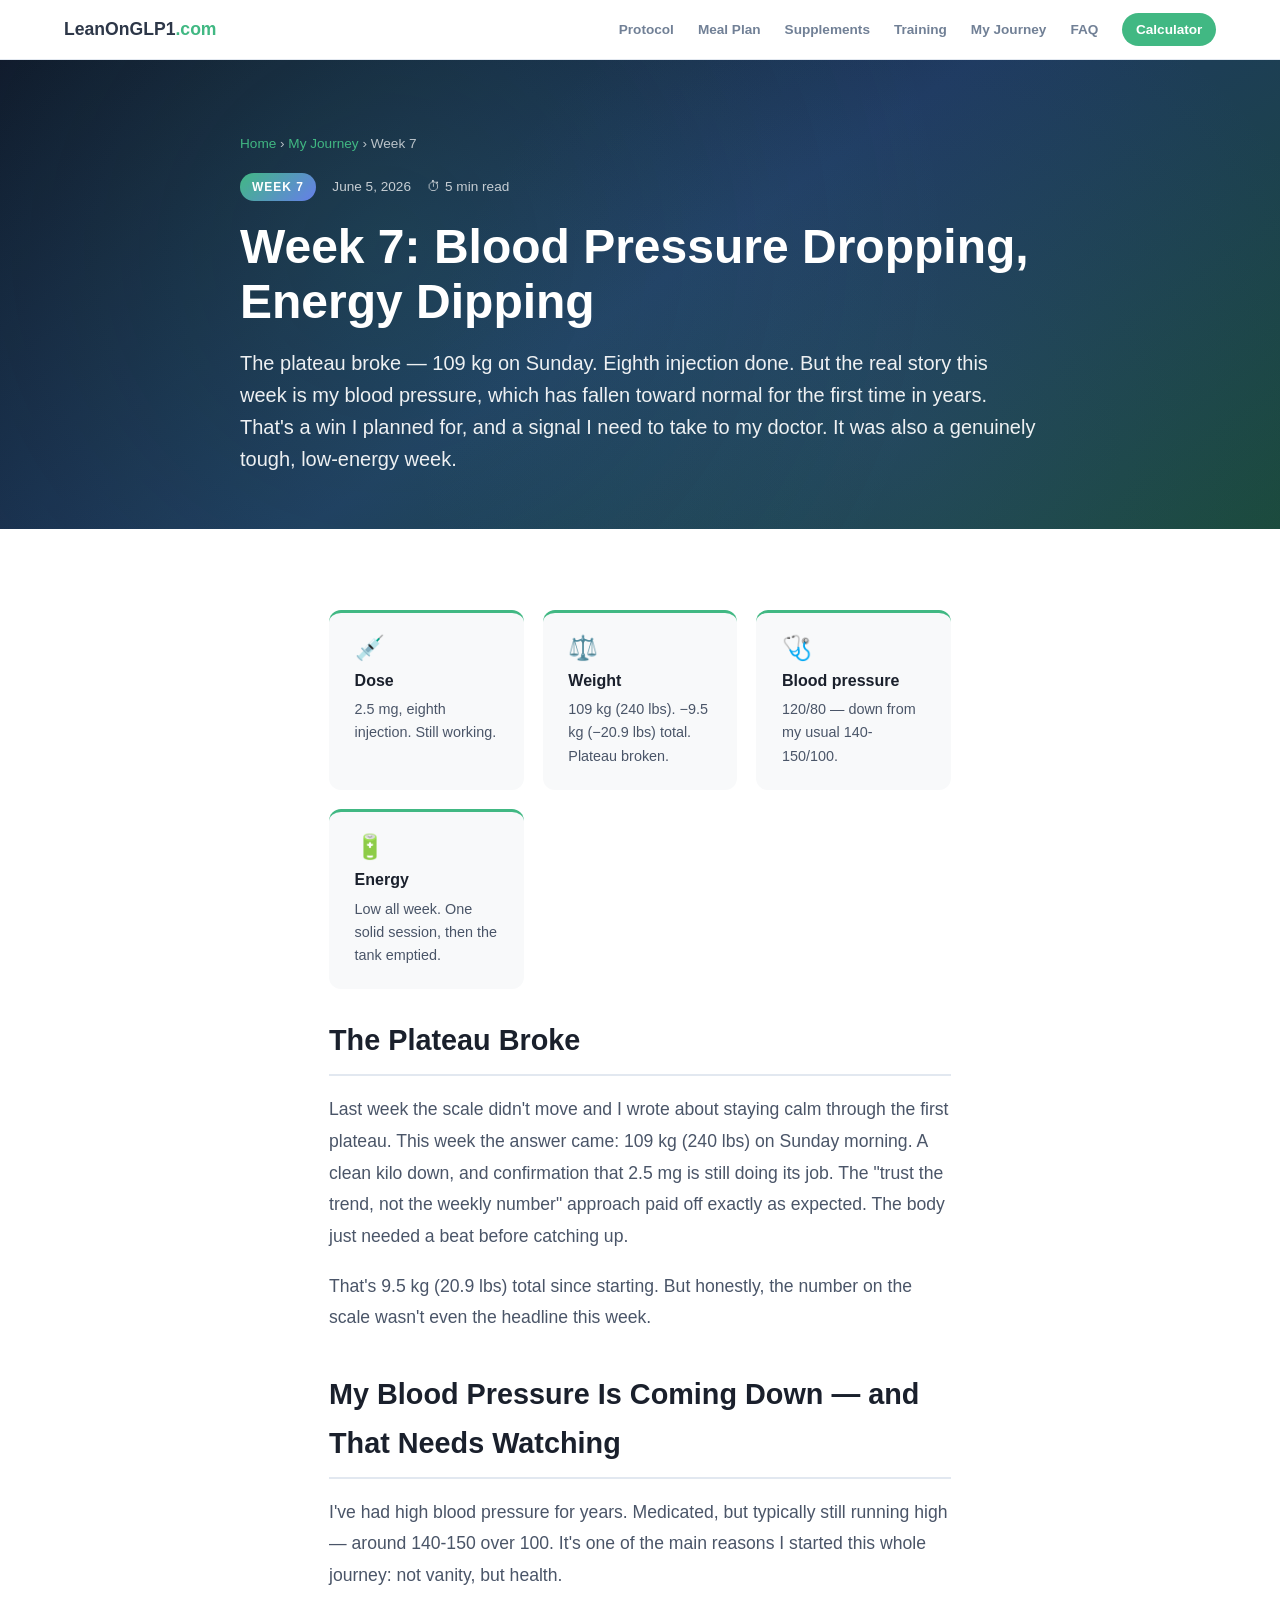
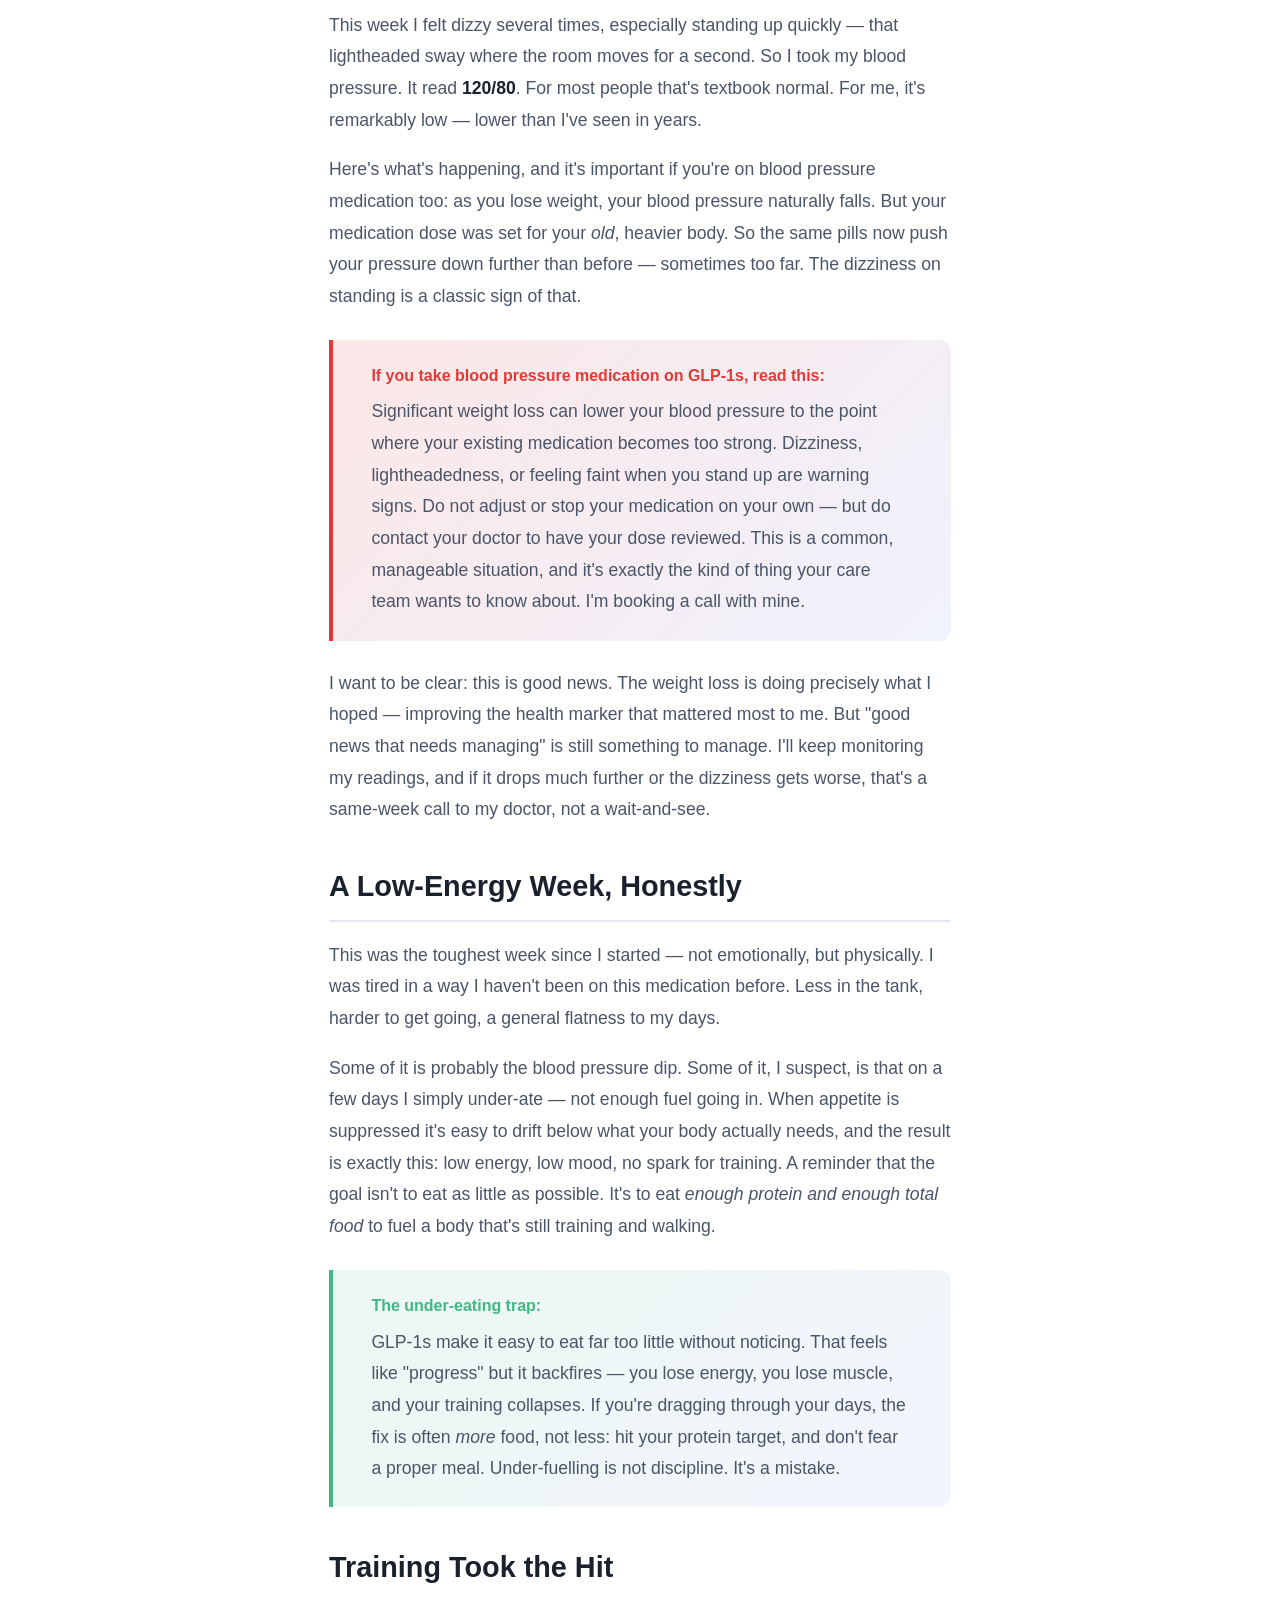
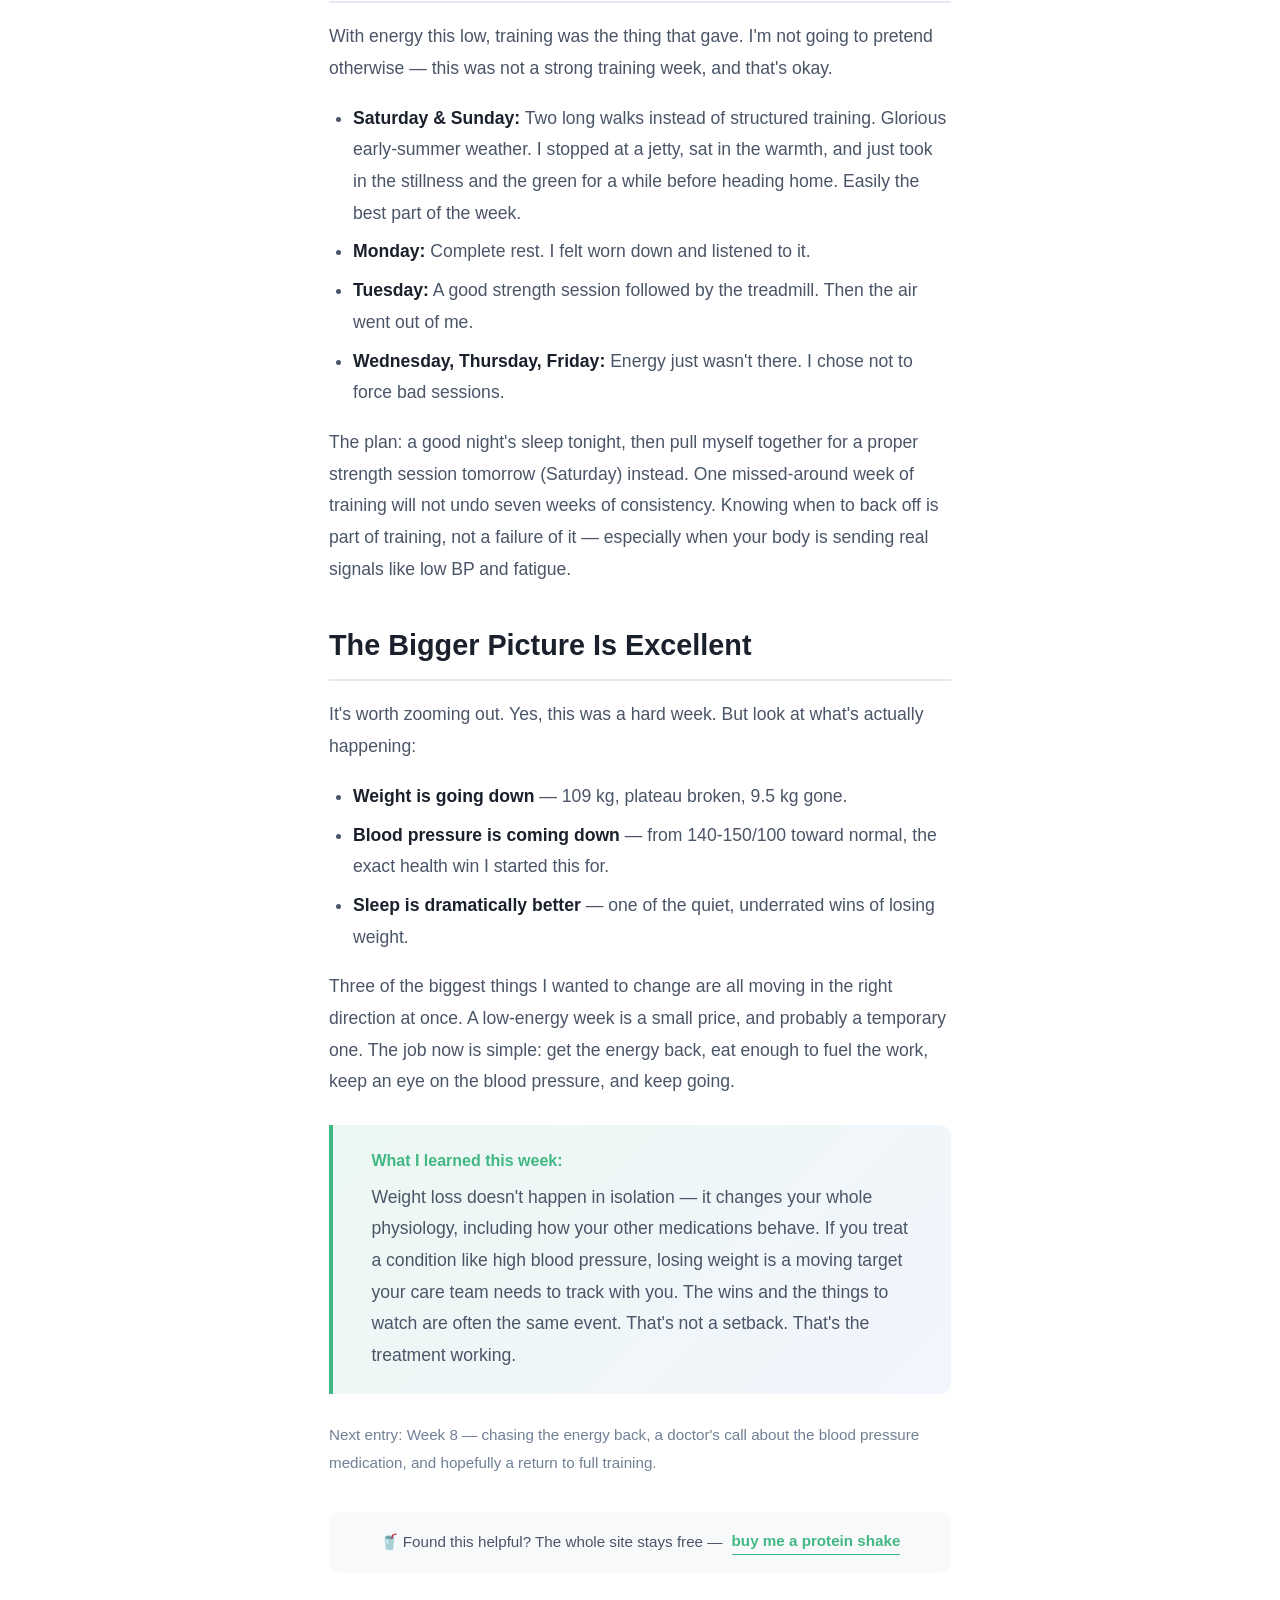
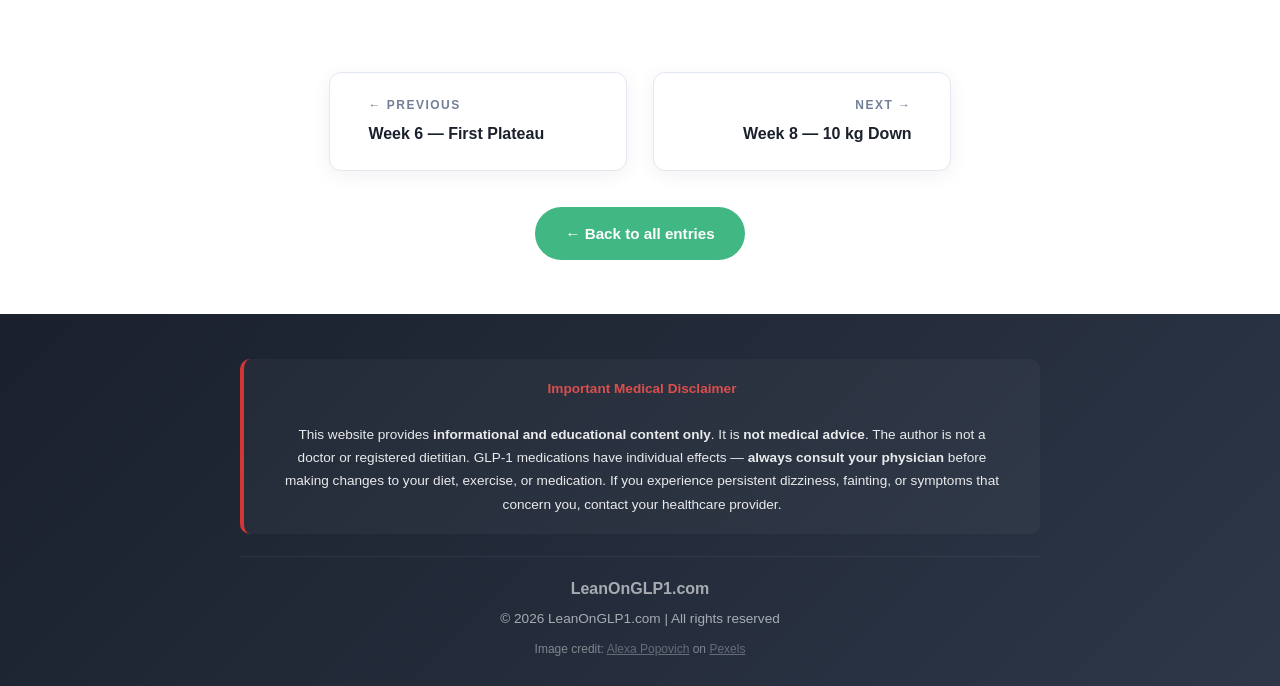
<file: journey/week-7/index.html>
<!DOCTYPE html>
<html lang="en">
<head>
  <script async src="https://www.googletagmanager.com/gtag/js?id=G-G9SBN6G5QV"></script>
  <script>window.dataLayer=window.dataLayer||[];function gtag(){dataLayer.push(arguments);}gtag('js',new Date());gtag('config','G-G9SBN6G5QV');</script>
  <meta charset="UTF-8">
  <meta name="viewport" content="width=device-width, initial-scale=1.0">

  <title>Week 7 on GLP-1: Blood Pressure Dropping, Energy Dipping, Weight at 109 kg | My GLP-1 Journey | LeanOnGLP1.com</title>
  <meta name="description" content="Week 7 on GLP-1 treatment at 2.5 mg. Down to 109 kg (240 lbs). Blood pressure has dropped from 140/100 to 120/80 — a win that needs watching. A low-energy week, dizziness on standing, and why I'm calling my doctor about my BP medication.">
  <meta name="author" content="LeanOnGLP1.com">
  <meta name="robots" content="index, follow">
  <link rel="canonical" href="https://www.leanonglp1.com/journey/week-7/">

  <meta property="og:title" content="Week 7: Blood Pressure Dropping, Energy Dipping">
  <meta property="og:description" content="Down to 109 kg. My blood pressure has fallen from 140/100 toward normal — exactly what I hoped for, and a sign my BP medication may need adjusting. A low-energy week, handled honestly.">
  <meta property="og:type" content="article">
  <meta property="og:url" content="https://www.leanonglp1.com/journey/week-7/">
  <meta property="og:site_name" content="LeanOnGLP1.com">
  <meta name="twitter:card" content="summary_large_image">

  <link rel="icon" type="image/svg+xml" href="data:image/svg+xml,%3Csvg xmlns='http://www.w3.org/2000/svg' viewBox='0 0 100 100'%3E%3Crect width='100' height='100' rx='22' fill='%230f172a'/%3E%3Cpath d='M30 50 Q30 30 50 30 Q70 30 70 50 L70 65 Q70 72 63 72 L50 72 L50 60 Q57 60 57 53 Q57 46 50 46 Q43 46 43 53 L43 72 L37 72 Q30 72 30 65 Z' fill='%2341b883'/%3E%3C/svg%3E">
  <meta name="theme-color" content="#0f172a">

  <link rel="stylesheet" href="/journey/journey-style.css">
</head>
<body>

<nav class="sticky-nav">
  <a href="/" class="nav-logo">LeanOnGLP1<span>.com</span></a>
  <div class="nav-links">
    <a href="/#protocol">Protocol</a>
    <a href="/#mealplan">Meal Plan</a>
    <a href="/#supplements">Supplements</a>
    <a href="/#training">Training</a>
    <a href="/#journey">My Journey</a>
    <a href="/#faq">FAQ</a>
    <a href="/#calculator" class="nav-cta">Calculator</a>
  </div>
  <button class="hamburger-btn" id="hamburgerBtn" onclick="toggleMobileMenu()" aria-label="Open menu">
    <span></span><span></span><span></span>
  </button>
</nav>

<div class="mobile-menu" id="mobileMenu">
  <a href="/#protocol">Protocol</a>
  <a href="/#mealplan">Meal Plan</a>
  <a href="/#supplements">Supplements</a>
  <a href="/#training">Training</a>
  <a href="/#journey">My Journey</a>
  <a href="/#faq">FAQ</a>
  <a href="/#calculator" class="mobile-menu-cta">Calculator</a>
</div>

<article>

  <header class="article-hero">
    <div class="article-hero-inner">
      <div class="breadcrumb">
        <a href="/">Home</a> &rsaquo; <a href="/#journey">My Journey</a> &rsaquo; Week 7
      </div>
      <div class="article-meta">
        <span class="article-tag">Week 7</span>
        <span class="article-date">June 5, 2026</span>
        <span class="article-readtime">&#x23F1; 5 min read</span>
      </div>
      <h1>Week 7: Blood Pressure Dropping, Energy Dipping</h1>
      <p class="article-lede">The plateau broke &mdash; 109 kg on Sunday. Eighth injection done. But the real story this week is my blood pressure, which has fallen toward normal for the first time in years. That's a win I planned for, and a signal I need to take to my doctor. It was also a genuinely tough, low-energy week.</p>
    </div>
  </header>

  <div class="article-body">

    <div class="tip-grid">
      <div class="tip">
        <div class="tip-num">&#x1F489;</div>
        <div class="tip-title">Dose</div>
        <div class="tip-text">2.5 mg, eighth injection. Still working.</div>
      </div>
      <div class="tip">
        <div class="tip-num">&#x2696;&#xFE0F;</div>
        <div class="tip-title">Weight</div>
        <div class="tip-text">109 kg (240 lbs). &minus;9.5 kg (&minus;20.9 lbs) total. Plateau broken.</div>
      </div>
      <div class="tip">
        <div class="tip-num">&#x1FA7A;</div>
        <div class="tip-title">Blood pressure</div>
        <div class="tip-text">120/80 &mdash; down from my usual 140-150/100.</div>
      </div>
      <div class="tip">
        <div class="tip-num">&#x1F50B;</div>
        <div class="tip-title">Energy</div>
        <div class="tip-text">Low all week. One solid session, then the tank emptied.</div>
      </div>
    </div>

    <h2>The Plateau Broke</h2>
    <p>Last week the scale didn't move and I wrote about staying calm through the first plateau. This week the answer came: 109 kg (240 lbs) on Sunday morning. A clean kilo down, and confirmation that 2.5 mg is still doing its job. The "trust the trend, not the weekly number" approach paid off exactly as expected. The body just needed a beat before catching up.</p>
    <p>That's 9.5 kg (20.9 lbs) total since starting. But honestly, the number on the scale wasn't even the headline this week.</p>

    <h2>My Blood Pressure Is Coming Down — and That Needs Watching</h2>
    <p>I've had high blood pressure for years. Medicated, but typically still running high — around 140-150 over 100. It's one of the main reasons I started this whole journey: not vanity, but health.</p>
    <p>This week I felt dizzy several times, especially standing up quickly &mdash; that lightheaded sway where the room moves for a second. So I took my blood pressure. It read <strong>120/80</strong>. For most people that's textbook normal. For me, it's remarkably low &mdash; lower than I've seen in years.</p>
    <p>Here's what's happening, and it's important if you're on blood pressure medication too: as you lose weight, your blood pressure naturally falls. But your medication dose was set for your <em>old</em>, heavier body. So the same pills now push your pressure down further than before &mdash; sometimes too far. The dizziness on standing is a classic sign of that.</p>

    <div class="highlight" style="background:linear-gradient(135deg, rgba(229,57,53,0.12), rgba(102,126,234,0.1)); border-left-color:#e53935;">
      <strong style="color:#e53935;">If you take blood pressure medication on GLP-1s, read this:</strong>
      <p>Significant weight loss can lower your blood pressure to the point where your existing medication becomes too strong. Dizziness, lightheadedness, or feeling faint when you stand up are warning signs. Do not adjust or stop your medication on your own &mdash; but do contact your doctor to have your dose reviewed. This is a common, manageable situation, and it's exactly the kind of thing your care team wants to know about. I'm booking a call with mine.</p>
    </div>

    <p>I want to be clear: this is good news. The weight loss is doing precisely what I hoped &mdash; improving the health marker that mattered most to me. But "good news that needs managing" is still something to manage. I'll keep monitoring my readings, and if it drops much further or the dizziness gets worse, that's a same-week call to my doctor, not a wait-and-see.</p>

    <h2>A Low-Energy Week, Honestly</h2>
    <p>This was the toughest week since I started &mdash; not emotionally, but physically. I was tired in a way I haven't been on this medication before. Less in the tank, harder to get going, a general flatness to my days.</p>
    <p>Some of it is probably the blood pressure dip. Some of it, I suspect, is that on a few days I simply under-ate &mdash; not enough fuel going in. When appetite is suppressed it's easy to drift below what your body actually needs, and the result is exactly this: low energy, low mood, no spark for training. A reminder that the goal isn't to eat as little as possible. It's to eat <em>enough protein and enough total food</em> to fuel a body that's still training and walking.</p>

    <div class="highlight">
      <strong>The under-eating trap:</strong>
      <p>GLP-1s make it easy to eat far too little without noticing. That feels like "progress" but it backfires &mdash; you lose energy, you lose muscle, and your training collapses. If you're dragging through your days, the fix is often <em>more</em> food, not less: hit your protein target, and don't fear a proper meal. Under-fuelling is not discipline. It's a mistake.</p>
    </div>

    <h2>Training Took the Hit</h2>
    <p>With energy this low, training was the thing that gave. I'm not going to pretend otherwise &mdash; this was not a strong training week, and that's okay.</p>
    <ul>
      <li><strong>Saturday &amp; Sunday:</strong> Two long walks instead of structured training. Glorious early-summer weather. I stopped at a jetty, sat in the warmth, and just took in the stillness and the green for a while before heading home. Easily the best part of the week.</li>
      <li><strong>Monday:</strong> Complete rest. I felt worn down and listened to it.</li>
      <li><strong>Tuesday:</strong> A good strength session followed by the treadmill. Then the air went out of me.</li>
      <li><strong>Wednesday, Thursday, Friday:</strong> Energy just wasn't there. I chose not to force bad sessions.</li>
    </ul>
    <p>The plan: a good night's sleep tonight, then pull myself together for a proper strength session tomorrow (Saturday) instead. One missed-around week of training will not undo seven weeks of consistency. Knowing when to back off is part of training, not a failure of it &mdash; especially when your body is sending real signals like low BP and fatigue.</p>

    <h2>The Bigger Picture Is Excellent</h2>
    <p>It's worth zooming out. Yes, this was a hard week. But look at what's actually happening:</p>
    <ul>
      <li><strong>Weight is going down</strong> &mdash; 109 kg, plateau broken, 9.5 kg gone.</li>
      <li><strong>Blood pressure is coming down</strong> &mdash; from 140-150/100 toward normal, the exact health win I started this for.</li>
      <li><strong>Sleep is dramatically better</strong> &mdash; one of the quiet, underrated wins of losing weight.</li>
    </ul>
    <p>Three of the biggest things I wanted to change are all moving in the right direction at once. A low-energy week is a small price, and probably a temporary one. The job now is simple: get the energy back, eat enough to fuel the work, keep an eye on the blood pressure, and keep going.</p>

    <div class="highlight">
      <strong>What I learned this week:</strong>
      <p>Weight loss doesn't happen in isolation &mdash; it changes your whole physiology, including how your other medications behave. If you treat a condition like high blood pressure, losing weight is a moving target your care team needs to track with you. The wins and the things to watch are often the same event. That's not a setback. That's the treatment working.</p>
    </div>

    <p style="color:var(--text-muted);font-size:0.95rem;">Next entry: Week 8 &mdash; chasing the energy back, a doctor's call about the blood pressure medication, and hopefully a return to full training.</p>

    <div class="tip-jar">
      <span>&#x1F964; Found this helpful? The whole site stays free &mdash;</span>
      <a href="https://buymeacoffee.com/leanonglp1" target="_blank" rel="noopener">buy me a protein shake</a>
    </div>

  </div>

  <nav class="article-nav">
    <a href="/journey/week-6/">
      <div class="article-nav-label">&larr; Previous</div>
      <div class="article-nav-title">Week 6 &mdash; First Plateau</div>
    </a>
    <a href="/journey/week-8/" class="article-nav-next">
      <div class="article-nav-label">Next &rarr;</div>
      <div class="article-nav-title">Week 8 &mdash; 10 kg Down</div>
    </a>
  </nav>

  <div class="back-to-all">
    <a href="/#journey">&larr; Back to all entries</a>
  </div>

</article>

<footer class="footer">
  <div class="footer-content">
    <div class="disclaimer">
      <strong style="color:#ef5350;">Important Medical Disclaimer</strong><br><br>
      This website provides <strong>informational and educational content only</strong>. It is <strong>not medical advice</strong>. The author is not a doctor or registered dietitian. GLP-1 medications have individual effects &mdash; <strong>always consult your physician</strong> before making changes to your diet, exercise, or medication. If you experience persistent dizziness, fainting, or symptoms that concern you, contact your healthcare provider.
    </div>
    <div class="footer-bottom">
      <div style="font-weight:700;font-size:1rem;margin-bottom:0.5vh;">LeanOnGLP1.com</div>
      &copy; 2026 LeanOnGLP1.com | All rights reserved
      <div style="margin-top:1vh;font-size:0.75rem;opacity:0.7;">Image credit: <a href="https://www.pexels.com/@alexapopovich/" target="_blank" rel="noopener" style="color:rgba(255,255,255,0.7);text-decoration:underline;">Alexa Popovich</a> on <a href="https://www.pexels.com" target="_blank" rel="noopener" style="color:rgba(255,255,255,0.7);text-decoration:underline;">Pexels</a></div>
    </div>
  </div>
</footer>

<script>
function toggleMobileMenu(){
  var menu=document.getElementById('mobileMenu');
  var btn=document.getElementById('hamburgerBtn');
  menu.classList.toggle('open');
  btn.classList.toggle('open');
}

/* ==================== GOOGLE ANALYTICS EVENT TRACKING ==================== */

document.querySelectorAll('a[href*="buymeacoffee.com"]').forEach(function(link) {
  link.addEventListener('click', function() {
    gtag('event', 'bmac_click', {
      'event_category': 'conversion',
      'event_label': 'Buy Me a Protein Shake (journey entry)'
    });
  });
});

document.querySelectorAll('.article-nav a').forEach(function(link) {
  link.addEventListener('click', function() {
    var title = this.querySelector('.article-nav-title');
    gtag('event', 'journey_navigation', {
      'event_category': 'engagement',
      'event_label': title ? title.textContent : 'unknown'
    });
  });
});

var scrollMarks = {25: false, 50: false, 75: false, 100: false};
window.addEventListener('scroll', function() {
  var scrollPct = Math.round((window.scrollY + window.innerHeight) / document.body.scrollHeight * 100);
  [25, 50, 75, 100].forEach(function(mark) {
    if (scrollPct >= mark && !scrollMarks[mark]) {
      scrollMarks[mark] = true;
      gtag('event', 'scroll_depth', {
        'event_category': 'engagement',
        'event_label': 'journey_' + mark + '%',
        'value': mark
      });
    }
  });
});

[30, 60, 180].forEach(function(seconds) {
  setTimeout(function() {
    gtag('event', 'time_on_journey', {
      'event_category': 'engagement',
      'event_label': seconds + 's',
      'value': seconds
    });
  }, seconds * 1000);
});
</script>

<script type="application/ld+json">
{"@context":"https://schema.org","@type":"BlogPosting","headline":"Week 7: Blood Pressure Dropping, Energy Dipping","datePublished":"2026-06-05","dateModified":"2026-06-05","description":"Week 7 on GLP-1 treatment at 2.5 mg. Down to 109 kg. Blood pressure has dropped from 140/100 to 120/80 — a planned win that needs medical follow-up. A low-energy week, dizziness on standing, and the under-eating trap.","url":"https://www.leanonglp1.com/journey/week-7/","author":{"@type":"Person","name":"Anonymous"},"publisher":{"@type":"Organization","name":"LeanOnGLP1.com","url":"https://www.leanonglp1.com"},"mainEntityOfPage":{"@type":"WebPage","@id":"https://www.leanonglp1.com/journey/week-7/"},"keywords":"GLP-1 blood pressure, Mounjaro weight loss blood pressure, GLP-1 low energy, GLP-1 under-eating, GLP-1 fatigue, GLP-1 medication adjustment"}
</script>

</body>
</html>
</file>
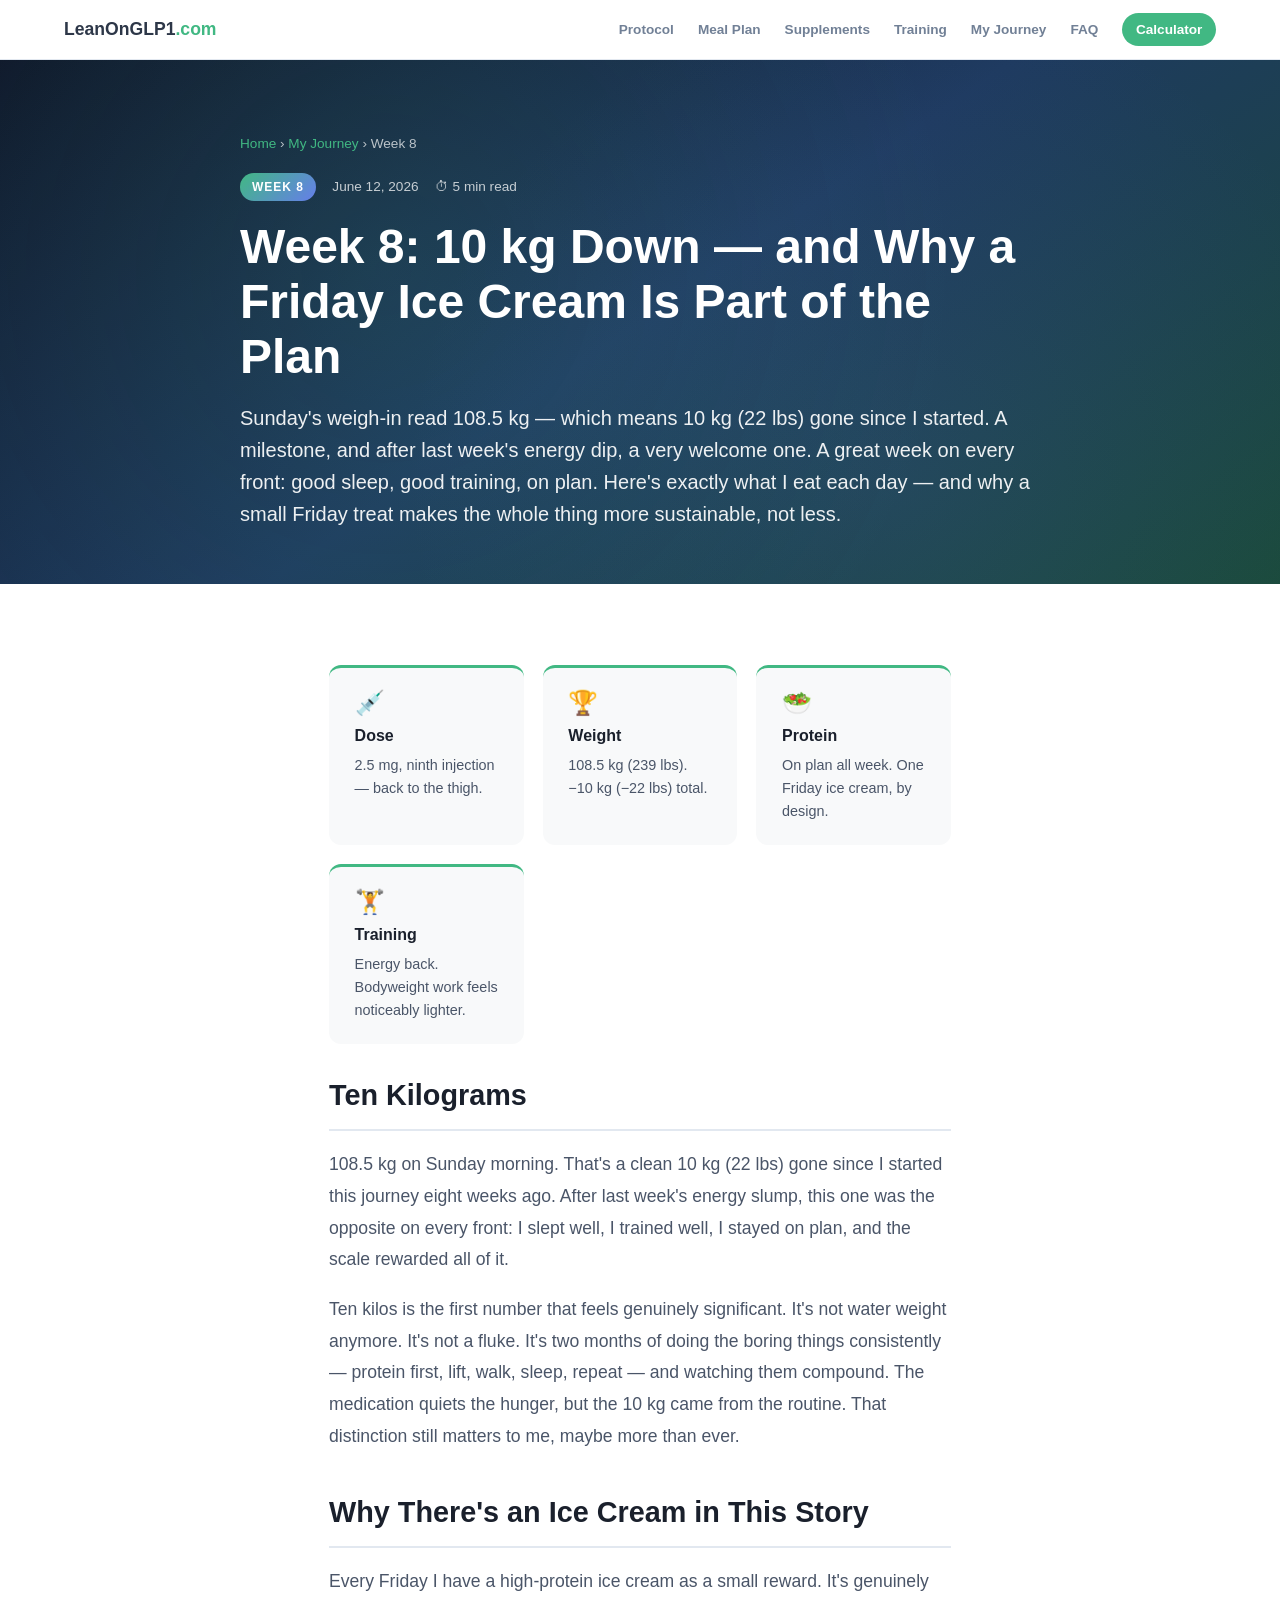
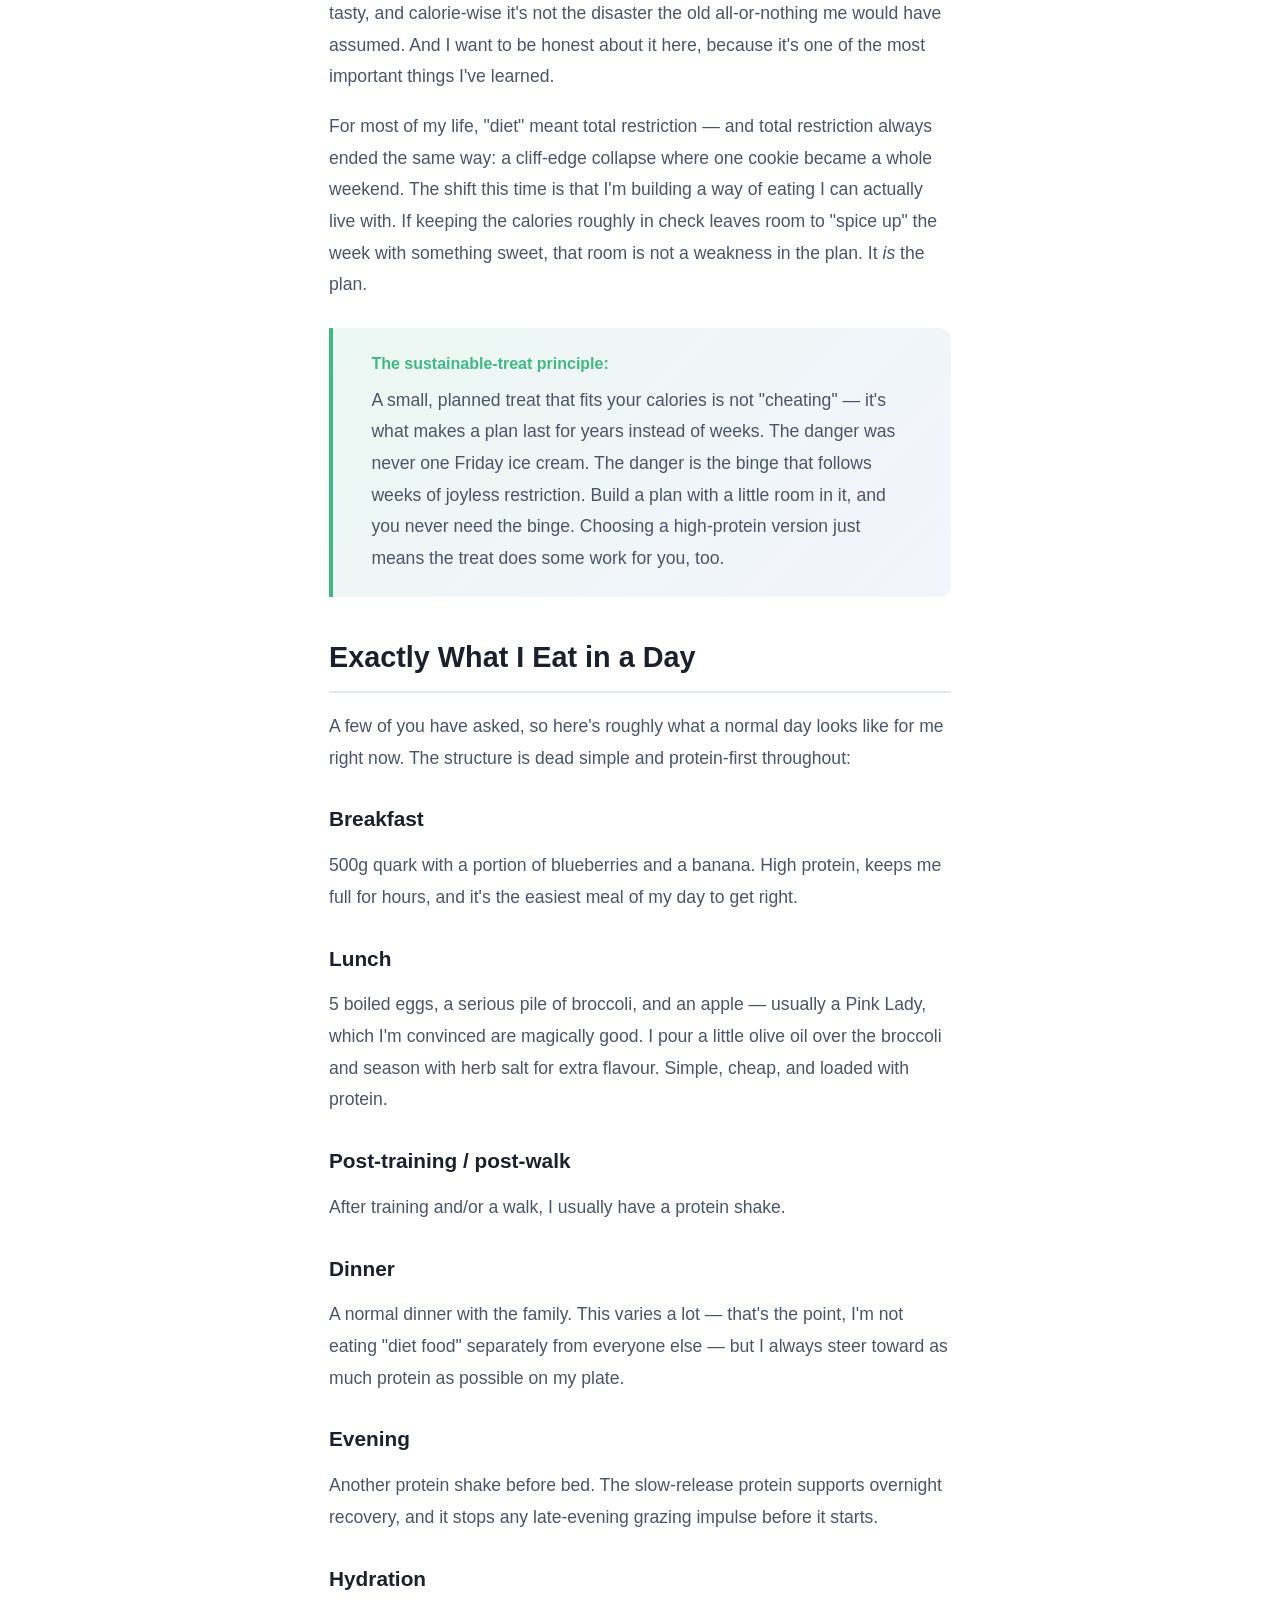
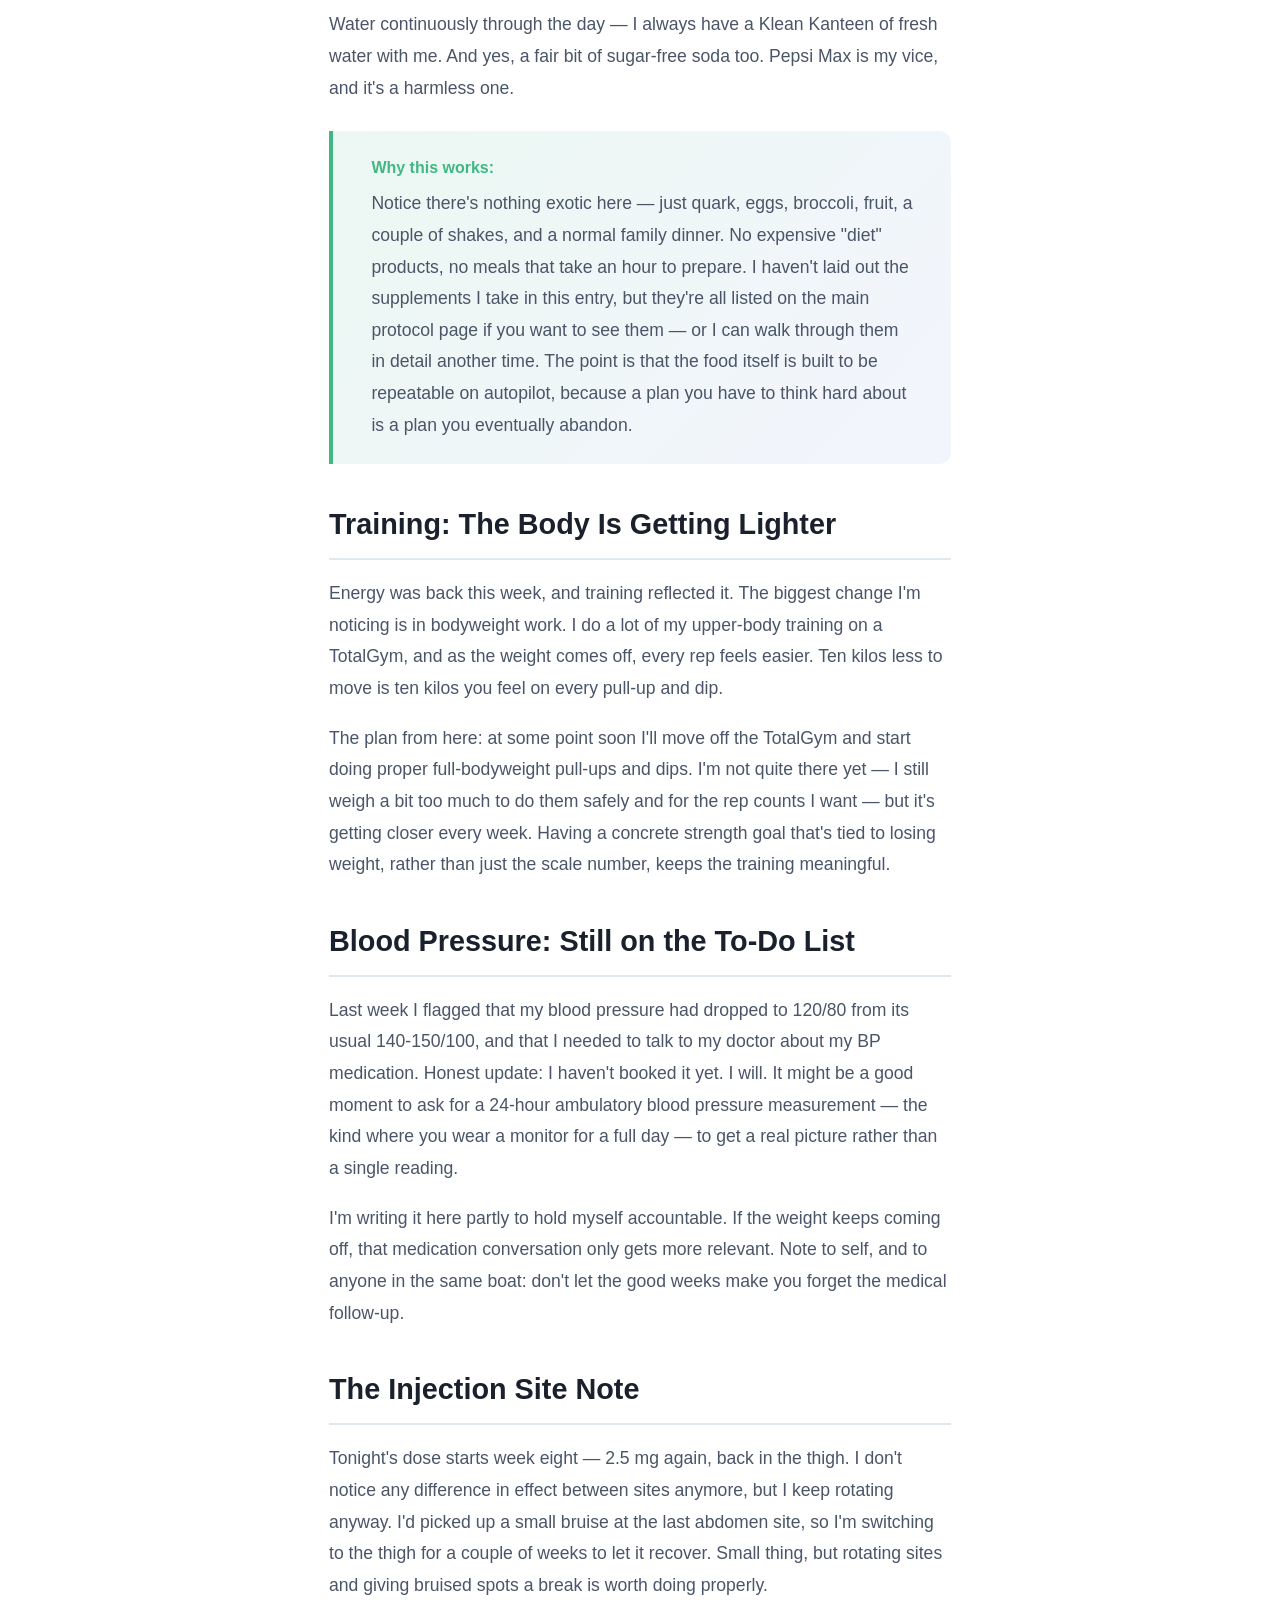
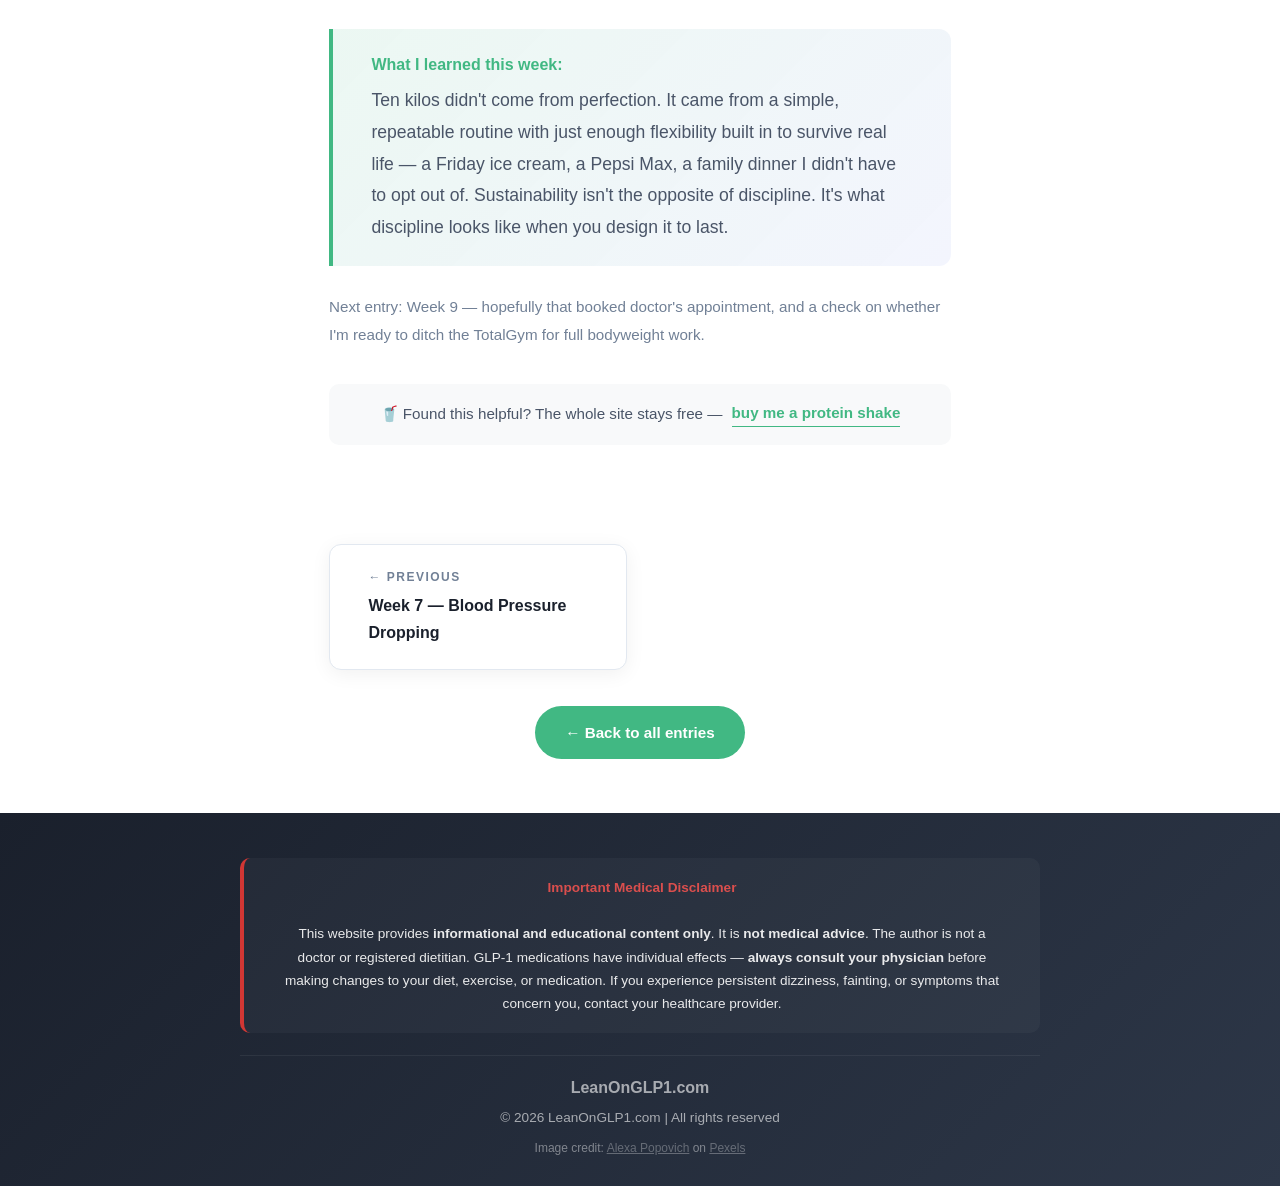
<file: journey/week-8/index.html>
<!DOCTYPE html>
<html lang="en">
<head>
  <script async src="https://www.googletagmanager.com/gtag/js?id=G-G9SBN6G5QV"></script>
  <script>window.dataLayer=window.dataLayer||[];function gtag(){dataLayer.push(arguments);}gtag('js',new Date());gtag('config','G-G9SBN6G5QV');</script>
  <meta charset="UTF-8">
  <meta name="viewport" content="width=device-width, initial-scale=1.0">

  <title>Week 8 on GLP-1: 10 kg Down — and Why a Friday Ice Cream Is Part of the Plan | My GLP-1 Journey | LeanOnGLP1.com</title>
  <meta name="description" content="Week 8 on GLP-1 treatment at 2.5 mg. A milestone: 108.5 kg, 10 kg (22 lbs) lost total. A great week across the board — and a look at exactly what I eat each day, plus why a Friday high-protein ice cream belongs in a sustainable plan.">
  <meta name="author" content="LeanOnGLP1.com">
  <meta name="robots" content="index, follow">
  <link rel="canonical" href="https://www.leanonglp1.com/journey/week-8/">

  <meta property="og:title" content="Week 8: 10 kg Down — and Why a Friday Ice Cream Is Part of the Plan">
  <meta property="og:description" content="A milestone week: 108.5 kg, 10 kg lost. A great week on every front. Here's exactly what I eat each day — and why a small Friday treat makes the whole plan more sustainable, not less.">
  <meta property="og:type" content="article">
  <meta property="og:url" content="https://www.leanonglp1.com/journey/week-8/">
  <meta property="og:site_name" content="LeanOnGLP1.com">
  <meta name="twitter:card" content="summary_large_image">

  <link rel="icon" type="image/svg+xml" href="data:image/svg+xml,%3Csvg xmlns='http://www.w3.org/2000/svg' viewBox='0 0 100 100'%3E%3Crect width='100' height='100' rx='22' fill='%230f172a'/%3E%3Cpath d='M30 50 Q30 30 50 30 Q70 30 70 50 L70 65 Q70 72 63 72 L50 72 L50 60 Q57 60 57 53 Q57 46 50 46 Q43 46 43 53 L43 72 L37 72 Q30 72 30 65 Z' fill='%2341b883'/%3E%3C/svg%3E">
  <meta name="theme-color" content="#0f172a">

  <link rel="stylesheet" href="/journey/journey-style.css">
</head>
<body>

<nav class="sticky-nav">
  <a href="/" class="nav-logo">LeanOnGLP1<span>.com</span></a>
  <div class="nav-links">
    <a href="/#protocol">Protocol</a>
    <a href="/#mealplan">Meal Plan</a>
    <a href="/#supplements">Supplements</a>
    <a href="/#training">Training</a>
    <a href="/#journey">My Journey</a>
    <a href="/#faq">FAQ</a>
    <a href="/#calculator" class="nav-cta">Calculator</a>
  </div>
  <button class="hamburger-btn" id="hamburgerBtn" onclick="toggleMobileMenu()" aria-label="Open menu">
    <span></span><span></span><span></span>
  </button>
</nav>

<div class="mobile-menu" id="mobileMenu">
  <a href="/#protocol">Protocol</a>
  <a href="/#mealplan">Meal Plan</a>
  <a href="/#supplements">Supplements</a>
  <a href="/#training">Training</a>
  <a href="/#journey">My Journey</a>
  <a href="/#faq">FAQ</a>
  <a href="/#calculator" class="mobile-menu-cta">Calculator</a>
</div>

<article>

  <header class="article-hero">
    <div class="article-hero-inner">
      <div class="breadcrumb">
        <a href="/">Home</a> &rsaquo; <a href="/#journey">My Journey</a> &rsaquo; Week 8
      </div>
      <div class="article-meta">
        <span class="article-tag">Week 8</span>
        <span class="article-date">June 12, 2026</span>
        <span class="article-readtime">&#x23F1; 5 min read</span>
      </div>
      <h1>Week 8: 10 kg Down &mdash; and Why a Friday Ice Cream Is Part of the Plan</h1>
      <p class="article-lede">Sunday's weigh-in read 108.5 kg &mdash; which means 10 kg (22 lbs) gone since I started. A milestone, and after last week's energy dip, a very welcome one. A great week on every front: good sleep, good training, on plan. Here's exactly what I eat each day &mdash; and why a small Friday treat makes the whole thing more sustainable, not less.</p>
    </div>
  </header>

  <div class="article-body">

    <div class="tip-grid">
      <div class="tip">
        <div class="tip-num">&#x1F489;</div>
        <div class="tip-title">Dose</div>
        <div class="tip-text">2.5 mg, ninth injection &mdash; back to the thigh.</div>
      </div>
      <div class="tip">
        <div class="tip-num">&#x1F3C6;</div>
        <div class="tip-title">Weight</div>
        <div class="tip-text">108.5 kg (239 lbs). &minus;10 kg (&minus;22 lbs) total.</div>
      </div>
      <div class="tip">
        <div class="tip-num">&#x1F957;</div>
        <div class="tip-title">Protein</div>
        <div class="tip-text">On plan all week. One Friday ice cream, by design.</div>
      </div>
      <div class="tip">
        <div class="tip-num">&#x1F3CB;&#xFE0F;</div>
        <div class="tip-title">Training</div>
        <div class="tip-text">Energy back. Bodyweight work feels noticeably lighter.</div>
      </div>
    </div>

    <h2>Ten Kilograms</h2>
    <p>108.5 kg on Sunday morning. That's a clean 10 kg (22 lbs) gone since I started this journey eight weeks ago. After last week's energy slump, this one was the opposite on every front: I slept well, I trained well, I stayed on plan, and the scale rewarded all of it.</p>
    <p>Ten kilos is the first number that feels genuinely significant. It's not water weight anymore. It's not a fluke. It's two months of doing the boring things consistently &mdash; protein first, lift, walk, sleep, repeat &mdash; and watching them compound. The medication quiets the hunger, but the 10 kg came from the routine. That distinction still matters to me, maybe more than ever.</p>

    <h2>Why There's an Ice Cream in This Story</h2>
    <p>Every Friday I have a high-protein ice cream as a small reward. It's genuinely tasty, and calorie-wise it's not the disaster the old all-or-nothing me would have assumed. And I want to be honest about it here, because it's one of the most important things I've learned.</p>
    <p>For most of my life, "diet" meant total restriction &mdash; and total restriction always ended the same way: a cliff-edge collapse where one cookie became a whole weekend. The shift this time is that I'm building a way of eating I can actually live with. If keeping the calories roughly in check leaves room to "spice up" the week with something sweet, that room is not a weakness in the plan. It <em>is</em> the plan.</p>

    <div class="highlight">
      <strong>The sustainable-treat principle:</strong>
      <p>A small, planned treat that fits your calories is not "cheating" &mdash; it's what makes a plan last for years instead of weeks. The danger was never one Friday ice cream. The danger is the binge that follows weeks of joyless restriction. Build a plan with a little room in it, and you never need the binge. Choosing a high-protein version just means the treat does some work for you, too.</p>
    </div>

    <h2>Exactly What I Eat in a Day</h2>
    <p>A few of you have asked, so here's roughly what a normal day looks like for me right now. The structure is dead simple and protein-first throughout:</p>

    <h3>Breakfast</h3>
    <p>500g quark with a portion of blueberries and a banana. High protein, keeps me full for hours, and it's the easiest meal of my day to get right.</p>

    <h3>Lunch</h3>
    <p>5 boiled eggs, a serious pile of broccoli, and an apple &mdash; usually a Pink Lady, which I'm convinced are magically good. I pour a little olive oil over the broccoli and season with herb salt for extra flavour. Simple, cheap, and loaded with protein.</p>

    <h3>Post-training / post-walk</h3>
    <p>After training and/or a walk, I usually have a protein shake.</p>

    <h3>Dinner</h3>
    <p>A normal dinner with the family. This varies a lot &mdash; that's the point, I'm not eating "diet food" separately from everyone else &mdash; but I always steer toward as much protein as possible on my plate.</p>

    <h3>Evening</h3>
    <p>Another protein shake before bed. The slow-release protein supports overnight recovery, and it stops any late-evening grazing impulse before it starts.</p>

    <h3>Hydration</h3>
    <p>Water continuously through the day &mdash; I always have a Klean Kanteen of fresh water with me. And yes, a fair bit of sugar-free soda too. Pepsi Max is my vice, and it's a harmless one.</p>

    <div class="highlight">
      <strong>Why this works:</strong>
      <p>Notice there's nothing exotic here &mdash; just quark, eggs, broccoli, fruit, a couple of shakes, and a normal family dinner. No expensive "diet" products, no meals that take an hour to prepare. I haven't laid out the supplements I take in this entry, but they're all listed on the main protocol page if you want to see them &mdash; or I can walk through them in detail another time. The point is that the food itself is built to be repeatable on autopilot, because a plan you have to think hard about is a plan you eventually abandon.</p>
    </div>

    <h2>Training: The Body Is Getting Lighter</h2>
    <p>Energy was back this week, and training reflected it. The biggest change I'm noticing is in bodyweight work. I do a lot of my upper-body training on a TotalGym, and as the weight comes off, every rep feels easier. Ten kilos less to move is ten kilos you feel on every pull-up and dip.</p>
    <p>The plan from here: at some point soon I'll move off the TotalGym and start doing proper full-bodyweight pull-ups and dips. I'm not quite there yet &mdash; I still weigh a bit too much to do them safely and for the rep counts I want &mdash; but it's getting closer every week. Having a concrete strength goal that's tied to losing weight, rather than just the scale number, keeps the training meaningful.</p>

    <h2>Blood Pressure: Still on the To-Do List</h2>
    <p>Last week I flagged that my blood pressure had dropped to 120/80 from its usual 140-150/100, and that I needed to talk to my doctor about my BP medication. Honest update: I haven't booked it yet. I will. It might be a good moment to ask for a 24-hour ambulatory blood pressure measurement &mdash; the kind where you wear a monitor for a full day &mdash; to get a real picture rather than a single reading.</p>
    <p>I'm writing it here partly to hold myself accountable. If the weight keeps coming off, that medication conversation only gets more relevant. Note to self, and to anyone in the same boat: don't let the good weeks make you forget the medical follow-up.</p>

    <h2>The Injection Site Note</h2>
    <p>Tonight's dose starts week eight &mdash; 2.5 mg again, back in the thigh. I don't notice any difference in effect between sites anymore, but I keep rotating anyway. I'd picked up a small bruise at the last abdomen site, so I'm switching to the thigh for a couple of weeks to let it recover. Small thing, but rotating sites and giving bruised spots a break is worth doing properly.</p>

    <div class="highlight">
      <strong>What I learned this week:</strong>
      <p>Ten kilos didn't come from perfection. It came from a simple, repeatable routine with just enough flexibility built in to survive real life &mdash; a Friday ice cream, a Pepsi Max, a family dinner I didn't have to opt out of. Sustainability isn't the opposite of discipline. It's what discipline looks like when you design it to last.</p>
    </div>

    <p style="color:var(--text-muted);font-size:0.95rem;">Next entry: Week 9 &mdash; hopefully that booked doctor's appointment, and a check on whether I'm ready to ditch the TotalGym for full bodyweight work.</p>

    <div class="tip-jar">
      <span>&#x1F964; Found this helpful? The whole site stays free &mdash;</span>
      <a href="https://buymeacoffee.com/leanonglp1" target="_blank" rel="noopener">buy me a protein shake</a>
    </div>

  </div>

  <nav class="article-nav">
    <a href="/journey/week-7/">
      <div class="article-nav-label">&larr; Previous</div>
      <div class="article-nav-title">Week 7 &mdash; Blood Pressure Dropping</div>
    </a>
    <div class="article-nav-empty"></div>
  </nav>

  <div class="back-to-all">
    <a href="/#journey">&larr; Back to all entries</a>
  </div>

</article>

<footer class="footer">
  <div class="footer-content">
    <div class="disclaimer">
      <strong style="color:#ef5350;">Important Medical Disclaimer</strong><br><br>
      This website provides <strong>informational and educational content only</strong>. It is <strong>not medical advice</strong>. The author is not a doctor or registered dietitian. GLP-1 medications have individual effects &mdash; <strong>always consult your physician</strong> before making changes to your diet, exercise, or medication. If you experience persistent dizziness, fainting, or symptoms that concern you, contact your healthcare provider.
    </div>
    <div class="footer-bottom">
      <div style="font-weight:700;font-size:1rem;margin-bottom:0.5vh;">LeanOnGLP1.com</div>
      &copy; 2026 LeanOnGLP1.com | All rights reserved
      <div style="margin-top:1vh;font-size:0.75rem;opacity:0.7;">Image credit: <a href="https://www.pexels.com/@alexapopovich/" target="_blank" rel="noopener" style="color:rgba(255,255,255,0.7);text-decoration:underline;">Alexa Popovich</a> on <a href="https://www.pexels.com" target="_blank" rel="noopener" style="color:rgba(255,255,255,0.7);text-decoration:underline;">Pexels</a></div>
    </div>
  </div>
</footer>

<script>
function toggleMobileMenu(){
  var menu=document.getElementById('mobileMenu');
  var btn=document.getElementById('hamburgerBtn');
  menu.classList.toggle('open');
  btn.classList.toggle('open');
}

/* ==================== GOOGLE ANALYTICS EVENT TRACKING ==================== */

document.querySelectorAll('a[href*="buymeacoffee.com"]').forEach(function(link) {
  link.addEventListener('click', function() {
    gtag('event', 'bmac_click', {
      'event_category': 'conversion',
      'event_label': 'Buy Me a Protein Shake (journey entry)'
    });
  });
});

document.querySelectorAll('.article-nav a').forEach(function(link) {
  link.addEventListener('click', function() {
    var title = this.querySelector('.article-nav-title');
    gtag('event', 'journey_navigation', {
      'event_category': 'engagement',
      'event_label': title ? title.textContent : 'unknown'
    });
  });
});

var scrollMarks = {25: false, 50: false, 75: false, 100: false};
window.addEventListener('scroll', function() {
  var scrollPct = Math.round((window.scrollY + window.innerHeight) / document.body.scrollHeight * 100);
  [25, 50, 75, 100].forEach(function(mark) {
    if (scrollPct >= mark && !scrollMarks[mark]) {
      scrollMarks[mark] = true;
      gtag('event', 'scroll_depth', {
        'event_category': 'engagement',
        'event_label': 'journey_' + mark + '%',
        'value': mark
      });
    }
  });
});

[30, 60, 180].forEach(function(seconds) {
  setTimeout(function() {
    gtag('event', 'time_on_journey', {
      'event_category': 'engagement',
      'event_label': seconds + 's',
      'value': seconds
    });
  }, seconds * 1000);
});
</script>

<script type="application/ld+json">
{"@context":"https://schema.org","@type":"BlogPosting","headline":"Week 8: 10 kg Down — and Why a Friday Ice Cream Is Part of the Plan","datePublished":"2026-06-12","dateModified":"2026-06-12","description":"Week 8 on GLP-1 treatment at 2.5 mg. A milestone: 108.5 kg, 10 kg lost total. A great week across the board, a full look at the daily meal plan, and why a Friday high-protein ice cream belongs in a sustainable plan.","url":"https://www.leanonglp1.com/journey/week-8/","author":{"@type":"Person","name":"Anonymous"},"publisher":{"@type":"Organization","name":"LeanOnGLP1.com","url":"https://www.leanonglp1.com"},"mainEntityOfPage":{"@type":"WebPage","@id":"https://www.leanonglp1.com/journey/week-8/"},"keywords":"GLP-1 10 kg, Mounjaro meal plan, GLP-1 sustainable eating, GLP-1 daily diet, GLP-1 treats, GLP-1 high protein"}
</script>

</body>
</html>
</file>
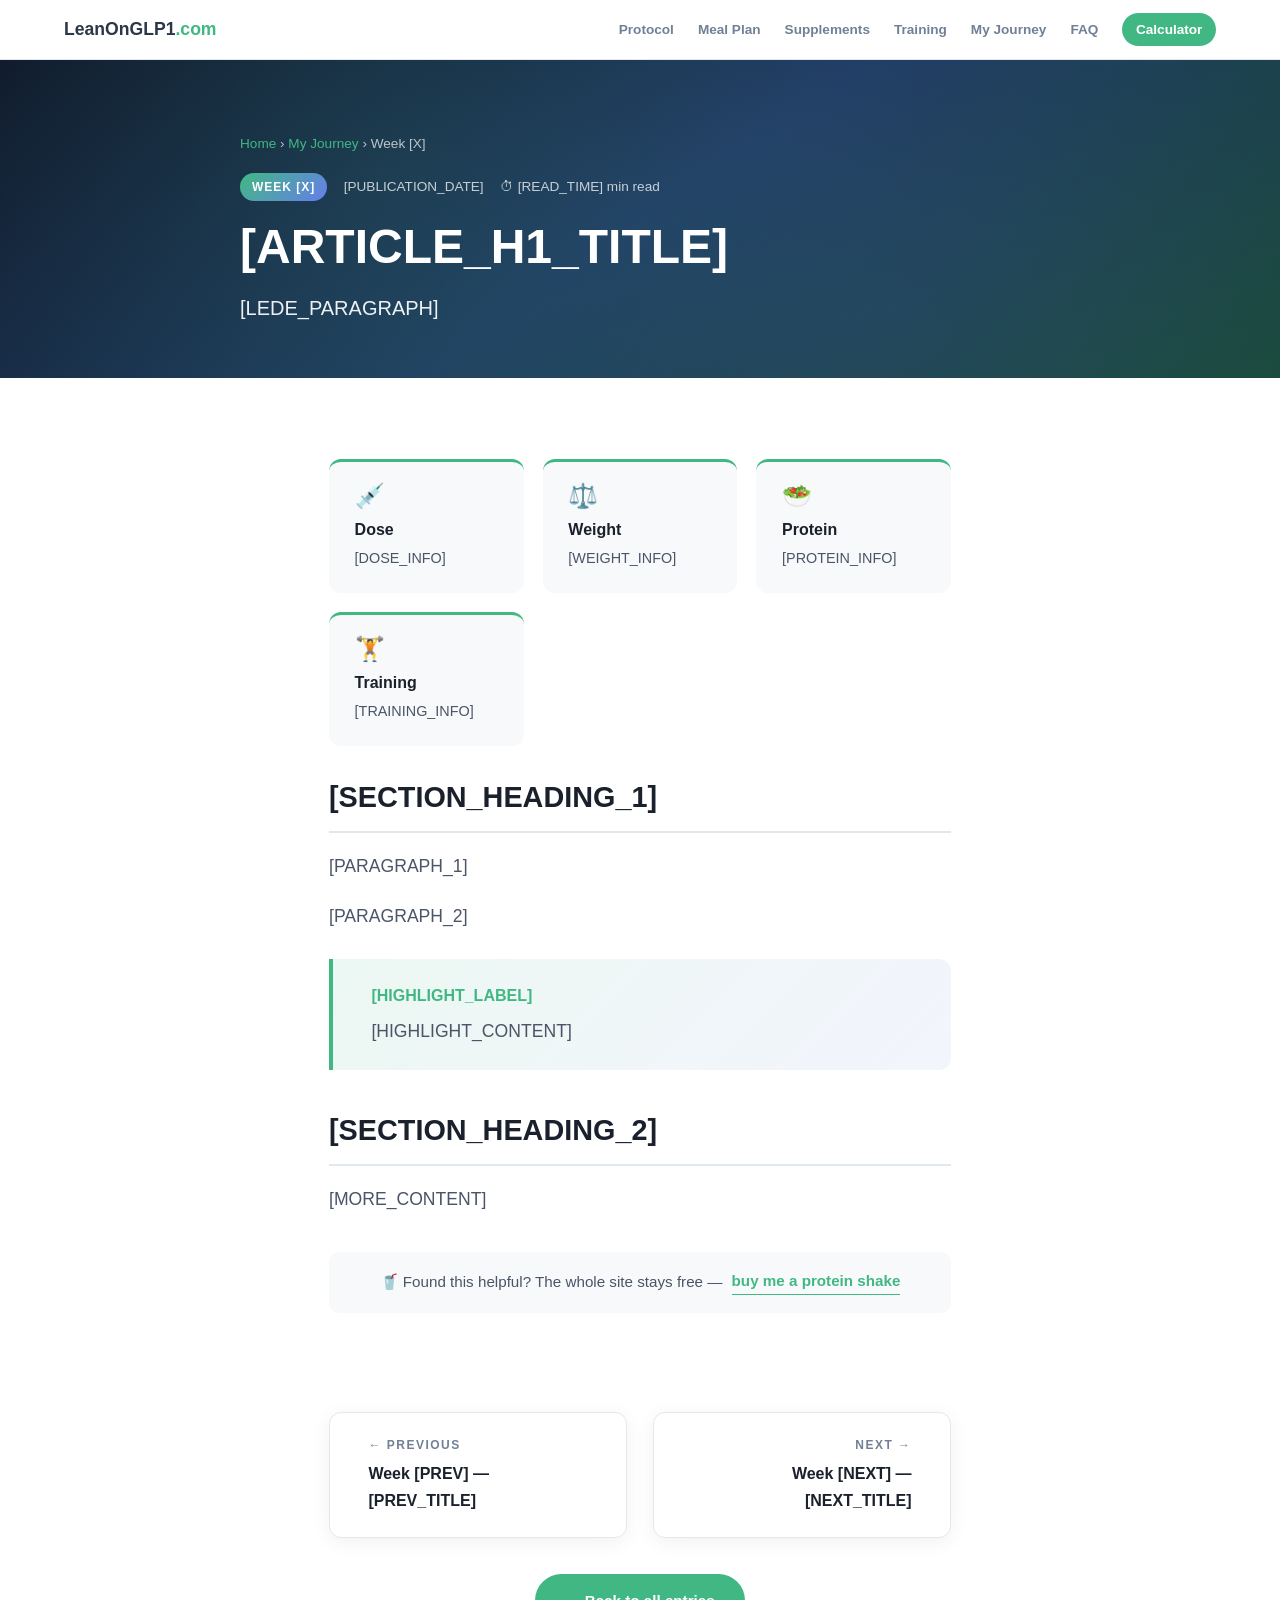
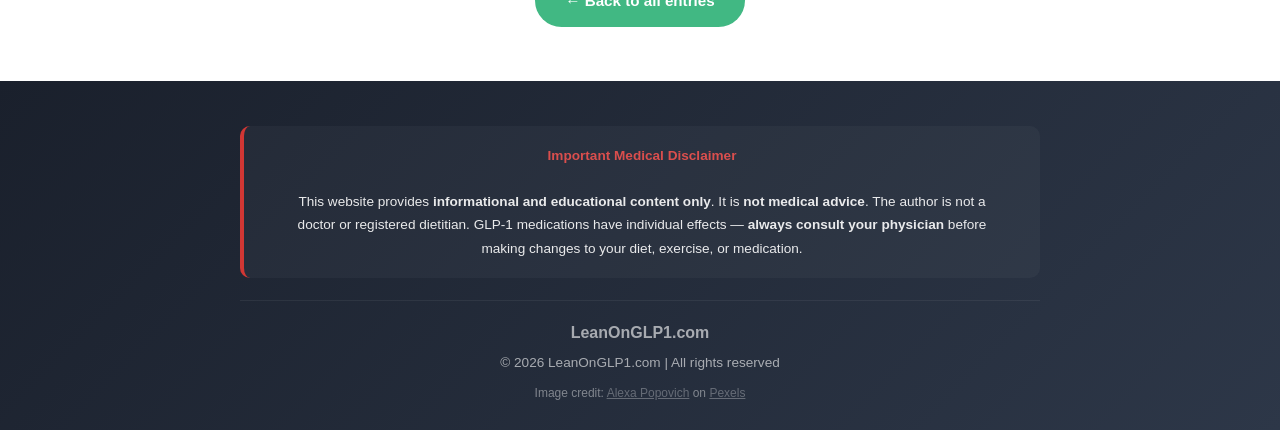
<file: journey-template.html>
<!DOCTYPE html>
<!--
  TEMPLATE FOR NEW JOURNEY ENTRIES
  ================================
  How to use:
  1. Copy this file into /journey/week-X/index.html
  2. Replace all [PLACEHOLDER] markers with actual content
  3. Update JSON-LD at the bottom with correct dates and headline
  4. Update prev/next navigation links at the bottom
  5. Update the sitemap.xml in the root with the new URL
-->
<html lang="en">
<head>
  <script async src="https://www.googletagmanager.com/gtag/js?id=G-G9SBN6G5QV"></script>
  <script>window.dataLayer=window.dataLayer||[];function gtag(){dataLayer.push(arguments);}gtag('js',new Date());gtag('config','G-G9SBN6G5QV');</script>
  <meta charset="UTF-8">
  <meta name="viewport" content="width=device-width, initial-scale=1.0">

  <title>[ARTICLE_TITLE] | My GLP-1 Journey | LeanOnGLP1.com</title>
  <meta name="description" content="[META_DESCRIPTION_150_CHARS]">
  <meta name="author" content="LeanOnGLP1.com">
  <meta name="robots" content="index, follow">
  <link rel="canonical" href="https://www.leanonglp1.com/journey/week-X/">

  <meta property="og:title" content="[ARTICLE_TITLE]">
  <meta property="og:description" content="[META_DESCRIPTION_150_CHARS]">
  <meta property="og:type" content="article">
  <meta property="og:url" content="https://www.leanonglp1.com/journey/week-X/">
  <meta property="og:site_name" content="LeanOnGLP1.com">
  <meta name="twitter:card" content="summary_large_image">

  <link rel="icon" type="image/svg+xml" href="data:image/svg+xml,%3Csvg xmlns='http://www.w3.org/2000/svg' viewBox='0 0 100 100'%3E%3Crect width='100' height='100' rx='22' fill='%230f172a'/%3E%3Cpath d='M30 50 Q30 30 50 30 Q70 30 70 50 L70 65 Q70 72 63 72 L50 72 L50 60 Q57 60 57 53 Q57 46 50 46 Q43 46 43 53 L43 72 L37 72 Q30 72 30 65 Z' fill='%2341b883'/%3E%3C/svg%3E">
  <meta name="theme-color" content="#0f172a">

  <link rel="stylesheet" href="/journey/journey-style.css">
</head>
<body>

<nav class="sticky-nav">
  <a href="/" class="nav-logo">LeanOnGLP1<span>.com</span></a>
  <div class="nav-links">
    <a href="/#protocol">Protocol</a>
    <a href="/#mealplan">Meal Plan</a>
    <a href="/#supplements">Supplements</a>
    <a href="/#training">Training</a>
    <a href="/#journey">My Journey</a>
    <a href="/#faq">FAQ</a>
    <a href="/#calculator" class="nav-cta">Calculator</a>
  </div>
  <button class="hamburger-btn" id="hamburgerBtn" onclick="toggleMobileMenu()" aria-label="Open menu">
    <span></span><span></span><span></span>
  </button>
</nav>

<div class="mobile-menu" id="mobileMenu">
  <a href="/#protocol">Protocol</a>
  <a href="/#mealplan">Meal Plan</a>
  <a href="/#supplements">Supplements</a>
  <a href="/#training">Training</a>
  <a href="/#journey">My Journey</a>
  <a href="/#faq">FAQ</a>
  <a href="/#calculator" class="mobile-menu-cta">Calculator</a>
</div>

<article>

  <header class="article-hero">
    <div class="article-hero-inner">
      <div class="breadcrumb">
        <a href="/">Home</a> &rsaquo; <a href="/#journey">My Journey</a> &rsaquo; Week [X]
      </div>
      <div class="article-meta">
        <span class="article-tag">Week [X]</span>
        <span class="article-date">[PUBLICATION_DATE]</span>
        <span class="article-readtime">&#x23F1; [READ_TIME] min read</span>
      </div>
      <h1>[ARTICLE_H1_TITLE]</h1>
      <p class="article-lede">[LEDE_PARAGRAPH]</p>
    </div>
  </header>

  <div class="article-body">

    <!-- QUICK STATS GRID -->
    <div class="tip-grid">
      <div class="tip">
        <div class="tip-num">&#x1F489;</div>
        <div class="tip-title">Dose</div>
        <div class="tip-text">[DOSE_INFO]</div>
      </div>
      <div class="tip">
        <div class="tip-num">&#x2696;&#xFE0F;</div>
        <div class="tip-title">Weight</div>
        <div class="tip-text">[WEIGHT_INFO]</div>
      </div>
      <div class="tip">
        <div class="tip-num">&#x1F957;</div>
        <div class="tip-title">Protein</div>
        <div class="tip-text">[PROTEIN_INFO]</div>
      </div>
      <div class="tip">
        <div class="tip-num">&#x1F3CB;&#xFE0F;</div>
        <div class="tip-title">Training</div>
        <div class="tip-text">[TRAINING_INFO]</div>
      </div>
    </div>

    <!-- MAIN CONTENT - replace these with actual sections -->
    <h2>[SECTION_HEADING_1]</h2>
    <p>[PARAGRAPH_1]</p>
    <p>[PARAGRAPH_2]</p>

    <div class="highlight">
      <strong>[HIGHLIGHT_LABEL]</strong>
      <p>[HIGHLIGHT_CONTENT]</p>
    </div>

    <h2>[SECTION_HEADING_2]</h2>
    <p>[MORE_CONTENT]</p>

    <!-- END OF ARTICLE -->

    <div class="tip-jar">
      <span>&#x1F964; Found this helpful? The whole site stays free &mdash;</span>
      <a href="https://buymeacoffee.com/leanonglp1" target="_blank" rel="noopener">buy me a protein shake</a>
    </div>

  </div>

  <!-- PREV / NEXT NAVIGATION -->
  <nav class="article-nav">
    <a href="/journey/week-[PREV]/">
      <div class="article-nav-label">&larr; Previous</div>
      <div class="article-nav-title">Week [PREV] &mdash; [PREV_TITLE]</div>
    </a>
    <a href="/journey/week-[NEXT]/" class="article-nav-next">
      <div class="article-nav-label">Next &rarr;</div>
      <div class="article-nav-title">Week [NEXT] &mdash; [NEXT_TITLE]</div>
    </a>
  </nav>

  <div class="back-to-all">
    <a href="/#journey">&larr; Back to all entries</a>
  </div>

</article>

<footer class="footer">
  <div class="footer-content">
    <div class="disclaimer">
      <strong style="color:#ef5350;">Important Medical Disclaimer</strong><br><br>
      This website provides <strong>informational and educational content only</strong>. It is <strong>not medical advice</strong>. The author is not a doctor or registered dietitian. GLP-1 medications have individual effects &mdash; <strong>always consult your physician</strong> before making changes to your diet, exercise, or medication.
    </div>
    <div class="footer-bottom">
      <div style="font-weight:700;font-size:1rem;margin-bottom:0.5vh;">LeanOnGLP1.com</div>
      &copy; 2026 LeanOnGLP1.com | All rights reserved
      <div style="margin-top:1vh;font-size:0.75rem;opacity:0.7;">Image credit: <a href="https://www.pexels.com/@alexapopovich/" target="_blank" rel="noopener" style="color:rgba(255,255,255,0.7);text-decoration:underline;">Alexa Popovich</a> on <a href="https://www.pexels.com" target="_blank" rel="noopener" style="color:rgba(255,255,255,0.7);text-decoration:underline;">Pexels</a></div>
    </div>
  </div>
</footer>

<script>
function toggleMobileMenu(){
  var menu=document.getElementById('mobileMenu');
  var btn=document.getElementById('hamburgerBtn');
  menu.classList.toggle('open');
  btn.classList.toggle('open');
}

/* ==================== GOOGLE ANALYTICS EVENT TRACKING ==================== */

/* Track BMAC (donation) clicks */
document.querySelectorAll('a[href*="buymeacoffee.com"]').forEach(function(link) {
  link.addEventListener('click', function() {
    gtag('event', 'bmac_click', {
      'event_category': 'conversion',
      'event_label': 'Buy Me a Protein Shake (journey entry)'
    });
  });
});

/* Track prev/next navigation between entries */
document.querySelectorAll('.article-nav a').forEach(function(link) {
  link.addEventListener('click', function() {
    var title = this.querySelector('.article-nav-title');
    gtag('event', 'journey_navigation', {
      'event_category': 'engagement',
      'event_label': title ? title.textContent : 'unknown'
    });
  });
});

/* Scroll depth on journey entries */
var scrollMarks = {25: false, 50: false, 75: false, 100: false};
window.addEventListener('scroll', function() {
  var scrollPct = Math.round((window.scrollY + window.innerHeight) / document.body.scrollHeight * 100);
  [25, 50, 75, 100].forEach(function(mark) {
    if (scrollPct >= mark && !scrollMarks[mark]) {
      scrollMarks[mark] = true;
      gtag('event', 'scroll_depth', {
        'event_category': 'engagement',
        'event_label': 'journey_' + mark + '%',
        'value': mark
      });
    }
  });
});

/* Time on journey page - reading time indicator */
[30, 60, 180].forEach(function(seconds) {
  setTimeout(function() {
    gtag('event', 'time_on_journey', {
      'event_category': 'engagement',
      'event_label': seconds + 's',
      'value': seconds
    });
  }, seconds * 1000);
});

</script>

<!-- JSON-LD: replace fields when copying -->
<script type="application/ld+json">
{"@context":"https://schema.org","@type":"BlogPosting","headline":"[ARTICLE_TITLE]","datePublished":"[PUBLICATION_DATE_ISO]","dateModified":"[PUBLICATION_DATE_ISO]","description":"[META_DESCRIPTION_150_CHARS]","url":"https://www.leanonglp1.com/journey/week-X/","author":{"@type":"Person","name":"Anonymous"},"publisher":{"@type":"Organization","name":"LeanOnGLP1.com","url":"https://www.leanonglp1.com"},"mainEntityOfPage":{"@type":"WebPage","@id":"https://www.leanonglp1.com/journey/week-X/"},"keywords":"[KEYWORDS]"}
</script>

</body>
</html>
</file>
<file: journey/journey-style.css>
/* Shared CSS for all journey entry pages */
:root {
  --bg-primary: #ffffff;
  --bg-secondary: #f8f9fa;
  --bg-tertiary: #f0f4f8;
  --text-primary: #1a202c;
  --text-secondary: #4a5568;
  --text-muted: #718096;
  --accent: #41b883;
  --accent-dark: #2d8f64;
  --purple: #667eea;
  --purple-dark: #5a67d8;
  --border: #e2e8f0;
  --card-bg: #ffffff;
  --card-shadow: 0 4px 20px rgba(0,0,0,0.06);
  --card-shadow-hover: 0 8px 30px rgba(0,0,0,0.1);
  --nav-bg: rgba(255,255,255,0.95);
  --nav-text: #2d3748;
}

@media (prefers-color-scheme: dark) {
  :root {
    --bg-primary: #1a202c;
    --bg-secondary: #2d3748;
    --bg-tertiary: #1e2533;
    --text-primary: #f7fafc;
    --text-secondary: #cbd5e0;
    --text-muted: #a0aec0;
    --border: #4a5568;
    --card-bg: #2d3748;
    --card-shadow: 0 4px 20px rgba(0,0,0,0.3);
    --card-shadow-hover: 0 8px 30px rgba(0,0,0,0.4);
    --nav-bg: rgba(26,32,44,0.95);
    --nav-text: #e2e8f0;
  }
}

* { margin: 0; padding: 0; box-sizing: border-box; }
html { scroll-behavior: smooth; scroll-padding-top: 70px; }
body { font-family: -apple-system, BlinkMacSystemFont, 'Segoe UI', Roboto, sans-serif; line-height: 1.7; color: var(--text-primary); background: var(--bg-primary); }

/* NAVIGATION */
.sticky-nav {
  position: sticky; top: 0; z-index: 1000;
  background: var(--nav-bg); backdrop-filter: blur(12px); -webkit-backdrop-filter: blur(12px);
  border-bottom: 1px solid var(--border);
  padding: 0 5vw; height: 60px;
  display: flex; align-items: center; justify-content: space-between;
}
.nav-logo { font-weight: 800; font-size: 1.1rem; color: var(--nav-text); text-decoration: none; }
.nav-logo span { color: var(--accent); }
.nav-links { display: flex; gap: clamp(0.8rem, 2vw, 1.5rem); align-items: center; flex-wrap: wrap; }
.nav-links a { color: var(--text-muted); text-decoration: none; font-size: clamp(0.75rem, 1.5vw, 0.85rem); font-weight: 600; transition: color 0.2s; white-space: nowrap; }
.nav-links a:hover { color: var(--accent); }
.nav-cta { background: var(--accent) !important; color: white !important; padding: 0.4em 1em !important; border-radius: 20px !important; }
.nav-cta:hover { background: var(--accent-dark) !important; }

.hamburger-btn {
  display: none; background: none; border: none; cursor: pointer;
  width: 40px; height: 40px; padding: 0; margin-left: 0.8em;
  flex-direction: column; justify-content: center; align-items: center; gap: 5px;
}
.hamburger-btn span {
  display: block; width: 22px; height: 2.5px; background: var(--nav-text);
  border-radius: 2px; transition: all 0.3s ease;
}
.hamburger-btn.open span:nth-child(1) { transform: translateY(7.5px) rotate(45deg); }
.hamburger-btn.open span:nth-child(2) { opacity: 0; }
.hamburger-btn.open span:nth-child(3) { transform: translateY(-7.5px) rotate(-45deg); }

.mobile-menu {
  display: none; position: fixed; top: 60px; left: 0; right: 0;
  background: var(--nav-bg); backdrop-filter: blur(12px);
  border-bottom: 1px solid var(--border);
  padding: 1vh 5vw 2vh; z-index: 999;
  box-shadow: 0 8px 20px rgba(0,0,0,0.1);
}
.mobile-menu.open { display: block; }
.mobile-menu a {
  display: block; width: 100%; padding: 1.2em 0;
  text-align: left; text-decoration: none;
  font-size: 1rem; font-weight: 600; color: var(--text-primary);
  border-bottom: 1px solid var(--border);
}
.mobile-menu a:last-child { border-bottom: none; }
.mobile-menu .mobile-menu-cta {
  background: var(--accent); color: white;
  padding: 1em; border-radius: 50px;
  text-align: center; margin-top: 1vh;
}

@media (max-width: 768px) {
  .nav-links a:not(.nav-cta) { display: none; }
  .sticky-nav { padding: 0 4vw; }
  .hamburger-btn { display: flex; }
}

/* ARTICLE HERO */
.article-hero {
  background: linear-gradient(145deg, #0f172a 0%, #1e3a5f 50%, #1a4a3a 100%);
  padding: 8vh 5vw 6vh; color: white;
  position: relative; overflow: hidden;
}
.article-hero::before {
  content: ''; position: absolute; inset: 0;
  background: radial-gradient(circle at 30% 40%, rgba(65,184,131,0.12) 0%, transparent 60%),
              radial-gradient(circle at 70% 80%, rgba(102,126,234,0.1) 0%, transparent 50%);
}
.article-hero-inner { position: relative; z-index: 1; max-width: 800px; margin: 0 auto; }
.breadcrumb {
  font-size: 0.85rem; color: rgba(255,255,255,0.7); margin-bottom: 2vh;
}
.breadcrumb a { color: var(--accent); text-decoration: none; }
.breadcrumb a:hover { text-decoration: underline; }
.article-meta {
  display: flex; gap: 1.2em; align-items: center; flex-wrap: wrap;
  margin-bottom: 2vh; font-size: 0.85rem;
}
.article-tag {
  display: inline-block; padding: 0.3em 1em; border-radius: 20px;
  font-size: 0.75rem; font-weight: 700; text-transform: uppercase; letter-spacing: 1px;
  background: linear-gradient(135deg, var(--accent), var(--purple)); color: white;
}
.article-date, .article-readtime { color: rgba(255,255,255,0.75); }
.article-hero h1 {
  font-size: clamp(2rem, 5vw, 3rem); font-weight: 800; line-height: 1.15;
  margin-bottom: 2vh;
}
.article-lede {
  font-size: clamp(1.05rem, 2.3vw, 1.25rem); font-weight: 400;
  color: rgba(255,255,255,0.92); line-height: 1.6;
}

/* ARTICLE BODY */
.article-body {
  max-width: 750px; margin: 0 auto;
  padding: 6vh 5vw 4vh;
}
.article-body h2 {
  font-size: clamp(1.4rem, 3vw, 1.8rem); font-weight: 800;
  color: var(--text-primary); margin: 4vh 0 2vh;
  padding-bottom: 1vh; border-bottom: 2px solid var(--border);
}
.article-body h2:first-of-type { margin-top: 0; }
.article-body h3 {
  font-size: clamp(1.1rem, 2.4vw, 1.3rem); font-weight: 700;
  color: var(--text-primary); margin: 3vh 0 1.5vh;
}
.article-body p {
  font-size: clamp(1rem, 2vw, 1.1rem); color: var(--text-secondary);
  line-height: 1.8; margin-bottom: 2vh;
}
.article-body ul, .article-body ol { padding-left: 1.5em; margin-bottom: 2vh; }
.article-body li {
  font-size: clamp(1rem, 2vw, 1.1rem); color: var(--text-secondary);
  line-height: 1.8; margin-bottom: 0.8vh;
}
.article-body strong { color: var(--text-primary); font-weight: 700; }

/* TIP GRID */
.tip-grid {
  display: grid;
  grid-template-columns: repeat(auto-fit, minmax(min(100%, 160px), 1fr));
  gap: 1.5vw; margin: 3vh 0;
}
.tip {
  background: var(--bg-secondary); border-radius: 12px; padding: 2.5vh 2vw;
  border-top: 3px solid var(--accent);
}
.tip-num { font-size: 1.5rem; font-weight: 800; color: var(--accent); line-height: 1; margin-bottom: 0.8vh; }
.tip-title { font-size: 1rem; font-weight: 700; color: var(--text-primary); margin-bottom: 0.5vh; }
.tip-text { font-size: 0.9rem; color: var(--text-secondary); line-height: 1.6; }

/* HIGHLIGHT BOX */
.highlight {
  background: linear-gradient(135deg, rgba(65,184,131,0.1), rgba(102,126,234,0.08));
  border-left: 4px solid var(--accent); border-radius: 0 12px 12px 0;
  padding: 2.5vh 3vw; margin: 3vh 0;
}
.highlight strong { color: var(--accent); display: block; margin-bottom: 0.8vh; }
.highlight p { margin-bottom: 0; }

/* TABLE */
.article-table { width: 100%; border-collapse: collapse; margin: 2.5vh 0; font-size: 0.95rem; }
.article-table th {
  background: linear-gradient(135deg, var(--accent), var(--purple));
  color: white; padding: 1.2vh 1.5vw; text-align: left; font-weight: 700;
}
.article-table td { padding: 1.2vh 1.5vw; border-bottom: 1px solid var(--border); color: var(--text-secondary); }
.article-table tr:last-child td { border-bottom: none; }
.article-table tr:nth-child(even) td { background: var(--bg-secondary); }

/* BMAC TIP JAR */
.tip-jar {
  display: flex; align-items: center; justify-content: center; gap: 0.6em;
  margin: 4vh 0 3vh; padding: 2vh 2vw;
  background: var(--bg-secondary); border-radius: 10px;
  font-size: 0.95rem; color: var(--text-secondary); line-height: 1.5;
  text-align: center; flex-wrap: wrap;
}
.tip-jar a {
  color: var(--accent); font-weight: 700; text-decoration: none;
  border-bottom: 1px solid var(--accent); padding-bottom: 1px;
}
.tip-jar a:hover { opacity: 0.75; }

/* ARTICLE NAVIGATION (prev/next) */
.article-nav {
  max-width: 750px; margin: 4vh auto 0;
  padding: 0 5vw;
  display: grid; grid-template-columns: 1fr 1fr; gap: 2vw;
}
.article-nav a {
  background: var(--card-bg); border-radius: 12px; padding: 2.5vh 3vw;
  text-decoration: none; box-shadow: var(--card-shadow);
  transition: all 0.3s; display: block;
  border: 1px solid var(--border);
}
.article-nav a:hover { transform: translateY(-3px); box-shadow: var(--card-shadow-hover); border-color: var(--accent); }
.article-nav-label {
  font-size: 0.75rem; color: var(--text-muted); text-transform: uppercase;
  letter-spacing: 1.5px; font-weight: 700; margin-bottom: 0.5vh;
}
.article-nav-title { font-size: 1rem; font-weight: 700; color: var(--text-primary); }
.article-nav-next { text-align: right; }
.article-nav-empty { visibility: hidden; }

@media (max-width: 600px) {
  .article-nav { grid-template-columns: 1fr; }
}

/* BACK TO ALL */
.back-to-all {
  text-align: center; padding: 4vh 5vw 6vh;
}
.back-to-all a {
  display: inline-block; padding: 0.9em 2em;
  background: var(--accent); color: white; text-decoration: none;
  border-radius: 50px; font-weight: 700; font-size: 0.95rem;
  transition: all 0.3s;
}
.back-to-all a:hover { background: var(--accent-dark); transform: translateY(-2px); }

/* FOOTER */
.footer { background: linear-gradient(135deg, #1a202c, #2d3748); color: white; padding: 5vh 5vw 3vh; }
.footer-content { max-width: 800px; margin: 0 auto; }
.disclaimer {
  background: rgba(255,255,255,0.04); border-left: 4px solid #e53935;
  padding: 2vh 3vw; border-radius: 10px; margin-bottom: 2.5vh;
  text-align: center; font-size: 0.85rem; line-height: 1.7; opacity: 0.9;
}
.footer-bottom {
  text-align: center; padding-top: 2vh; border-top: 1px solid rgba(255,255,255,0.1);
  font-size: 0.85rem; opacity: 0.6;
}
</file>
